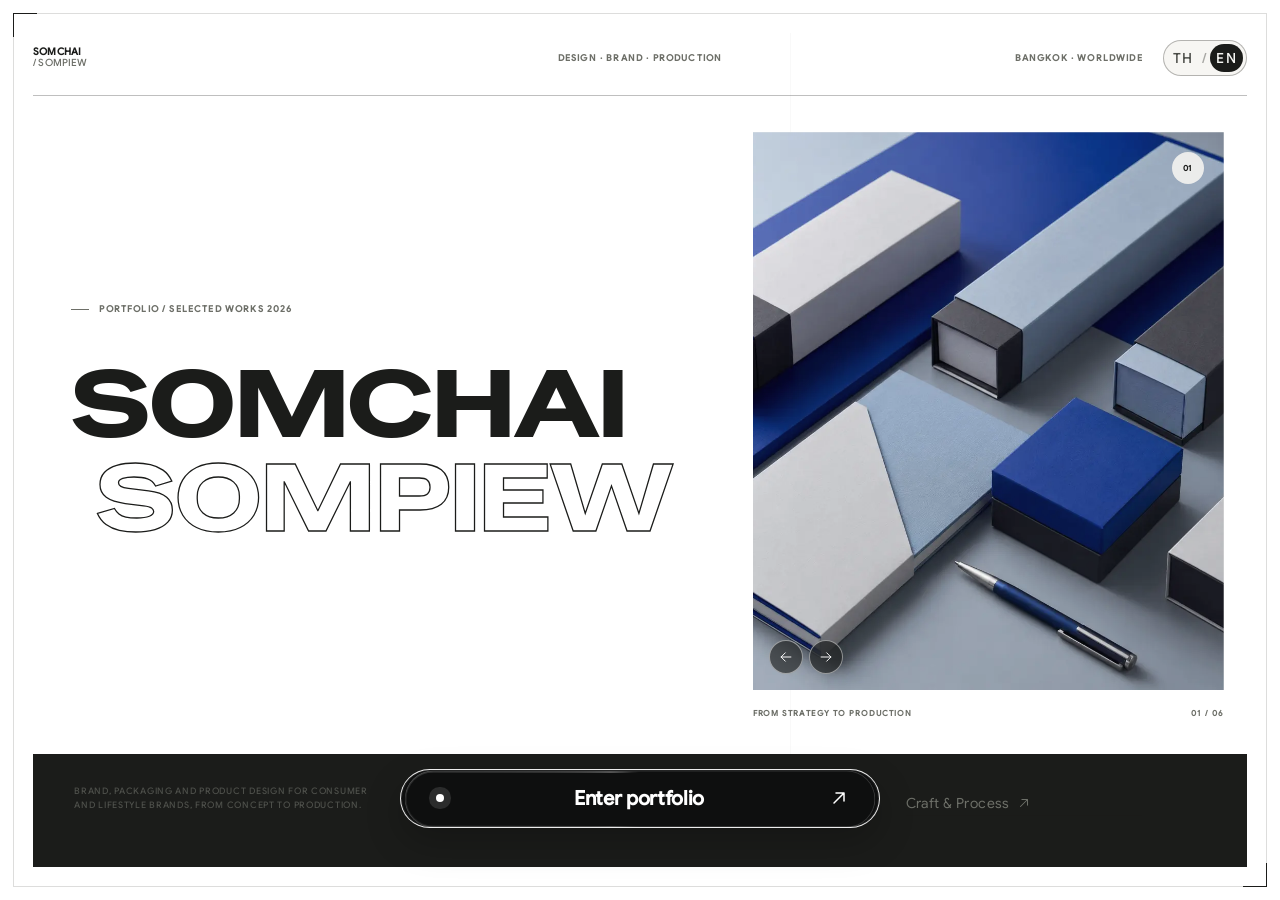
<file: index.html>
<!DOCTYPE html>
<html lang="en">
  <head>
    <meta charset="utf-8">
    <meta name="viewport" content="width=device-width, initial-scale=1">
    <meta name="theme-color" content="#ffffff">
    <meta
      name="description"
      content="Somchai Sompiew - independent packaging and graphic design practice in Bangkok, Thailand."
    >
    <title>Somchai Sompiew | Design · Brand · Production</title>
    <meta name="build-version" content="v55-landing-mobile-clean">
    <link rel="icon" href="favicon.svg" type="image/svg+xml">
    <link rel="manifest" href="site.webmanifest">
    <link rel="preload" href="assets/fonts/SpecialGothicExpandedOne-Regular.ttf" as="font" type="font/ttf" crossorigin>
    <link rel="preload" href="assets/fonts/GoogleSans-Regular.ttf" as="font" type="font/ttf" crossorigin>
    <link rel="preload" href="assets/fonts/GoogleSans-Medium.ttf" as="font" type="font/ttf" crossorigin>
    <script>document.documentElement.classList.add("motion-enabled");</script>
    <link rel="stylesheet" href="assets/css/main.css?v=550">
    <link rel="stylesheet" href="assets/css/ui-controls.css?v=550">
    <link rel="stylesheet" href="assets/css/v34-responsive-refine.css?v=550">
    <link rel="stylesheet" href="assets/css/v35-production-fix.css?v=550">
    <link rel="stylesheet" href="assets/css/v40-display-brand-groups-others-inline.css?v=550">
    <link rel="stylesheet" href="assets/css/v36-landing-white-proofread.css?v=550">
    <link rel="stylesheet" href="assets/css/craft.css?v=550">
    <link rel="stylesheet" href="assets/css/v53-landing-type-fit.css?v=550">
    <link rel="stylesheet" href="assets/css/v54-landing-mobile.css?v=550">
    <link rel="stylesheet" href="assets/css/v70-alignment-unify.css?v=700">
    <link rel="stylesheet" href="assets/css/v73-legibility.css?v=730">
    <link rel="stylesheet" href="assets/css/v74-type-scale.css?v=740">
    <link rel="stylesheet" href="assets/css/v75-review-round-4.css?v=750">
    <script src="assets/js/site-version.js?v=760" defer></script>
    <script src="assets/js/motion.js?v=760" defer></script>
      <script src="assets/js/image-protection.js?v=550" defer></script>
      <link rel="stylesheet" href="assets/css/v76-content-review.css?v=760">
  </head>
  <body data-build="v55-landing-mobile-clean" class="landing-page">
    <a class="skip-link" href="#landing-content" data-i18n-en="Skip to introduction" data-i18n-th="ข้ามไปยังบทนำ">Skip to introduction</a>

    <main class="landing" id="landing-content">
      <div class="landing-frame" aria-hidden="true">
        <span class="frame-corner frame-corner--top"></span>
        <span class="frame-corner frame-corner--bottom"></span>
      </div>

      <header class="landing-header landing-reveal" style="--reveal-delay: 80ms">
        <a class="wordmark landing-wordmark" href="#landing-content" aria-label="Somchai Sompiew introduction">
          <strong>SOMCHAI</strong>
          <span>/ SOMPIEW</span>
        </a>
        <p data-i18n-en="Design · Brand · Production" data-i18n-th="ดีไซน์ · แบรนด์ · การผลิต">Design · Brand · Production</p>
        <div class="landing-header-actions">
          <p data-i18n-en="Bangkok · Worldwide" data-i18n-th="กรุงเทพฯ · ร่วมงานทั่วโลก">Bangkok · Worldwide</p>
          <div class="language-toggle" role="group" aria-label="Language">
            <button type="button" data-language="th" aria-pressed="false">TH</button>
            <span aria-hidden="true">/</span>
            <button type="button" data-language="en" aria-pressed="true">EN</button>
          </div>
        </div>
      </header>

      <section class="landing-stage" aria-labelledby="landing-title">
        <div class="landing-title-wrap">
          <p class="landing-index landing-reveal" style="--reveal-delay: 160ms">
            <span class="landing-index-mark" aria-hidden="true"></span>
            <span data-i18n-en="Portfolio / Selected works 2026" data-i18n-th="พอร์ตโฟลิโอ / ผลงานคัดสรร 2026">Portfolio / Selected works 2026</span>
          </p>
          <h1 id="landing-title" aria-label="Somchai Sompiew">
            <span class="landing-title-line"><span>SOMCHAI</span></span>
            <span class="landing-title-line serif"><span>SOMPIEW</span></span>
          </h1>
        </div>

        <figure class="landing-visual landing-reveal" style="--reveal-delay: 300ms" data-carousel-root data-carousel-delay="5200">
          <div class="landing-image-mask">
            <div class="landing-slides" data-carousel-drag-surface>
              <img class="landing-slide is-active" data-carousel-slide src="assets/images/hero/writing-culture.webp" alt="Contemporary stationery packaging arranged in a studio" data-carousel-label-en="From strategy to production" data-carousel-label-th="จากกลยุทธ์สู่การผลิตจริง" width="1448" height="1086" fetchpriority="high">
              <img class="landing-slide" data-carousel-slide src="assets/images/projects/advertising/urban-signals/cover-1200x900.webp" alt="Stationery Advertising — selected project image" data-carousel-label-en="Stationery Advertising / Advertising" data-carousel-label-th="งานโฆษณาเครื่องเขียน / งานโฆษณา" width="1448" height="1086" aria-hidden="true">
              <img class="landing-slide" data-carousel-slide src="assets/images/projects/campaign/make-it-move/cover-1200x900.webp" alt="Character-led Stationery Graphics — selected project image" data-carousel-label-en="Character-led Stationery Graphics / Campaign &gt; License Products" data-carousel-label-th="กราฟิกเครื่องเขียนจากคาแรกเตอร์ / แคมเปญ &gt; สินค้าลิขสิทธิ์" width="1448" height="1086" aria-hidden="true">
              <img class="landing-slide" data-carousel-slide src="assets/images/projects/display-retail/quantum/quantum-display-system/cover-1200x900.webp" alt="Quantum Retail Displays — selected project image" data-carousel-label-en="Quantum Retail Displays / Display &amp; Retail" data-carousel-label-th="ดิสเพลย์สินค้า Quantum / ดิสเพลย์และพื้นที่ขาย" width="1448" height="1086" aria-hidden="true">
              <img class="landing-slide" data-carousel-slide src="assets/images/projects/packaging-design/good-daily/cover-1200x900.webp" alt="Stationery Packaging — selected project image" data-carousel-label-en="Stationery Packaging / Packaging" data-carousel-label-th="บรรจุภัณฑ์เครื่องเขียน / บรรจุภัณฑ์" width="1448" height="1086" aria-hidden="true">
              <img class="landing-slide" data-carousel-slide src="assets/images/projects/product-design/everyday-forms/cover-1200x900.webp" alt="Writing Instruments — selected project image" data-carousel-label-en="Writing Instruments / Product" data-carousel-label-th="ผลิตภัณฑ์เครื่องเขียน / ผลิตภัณฑ์" width="1448" height="1086" aria-hidden="true">
            </div>
            <span class="landing-image-index" aria-hidden="true"><span data-carousel-current>01</span></span>
            <div class="landing-carousel-controls">
              <button type="button" data-carousel-prev aria-label="Previous image" data-aria-en="Previous image" data-aria-th="ภาพก่อนหน้า"><svg class="ui-icon" aria-hidden="true" viewBox="0 0 20 20" focusable="false"><path d="M17 10H3M9 4l-6 6 6 6"/></svg></button>
              <button type="button" data-carousel-next aria-label="Next image" data-aria-en="Next image" data-aria-th="ภาพถัดไป"><svg class="ui-icon" aria-hidden="true" viewBox="0 0 20 20" focusable="false"><path d="M3 10h14M11 4l6 6-6 6"/></svg></button>
            </div>
          </div>
          <figcaption>
            <span data-carousel-caption>From strategy to production</span>
            <span><span data-carousel-current>01</span> / 06</span>
          </figcaption>
        </figure>
      </section>

      <footer class="landing-footer landing-reveal" style="--reveal-delay: 880ms">
        <p data-i18n-en="Brand, packaging and product design for consumer and lifestyle brands, from concept to production." data-i18n-th="งานออกแบบแบรนด์ บรรจุภัณฑ์ และผลิตภัณฑ์สำหรับสินค้าและไลฟ์สไตล์ ตั้งแต่แนวคิดไปจนถึงการผลิต">
          Brand, packaging and product design for consumer and lifestyle brands,
          from concept to production.
        </p>
        <a class="landing-enter" href="home.html" data-page-transition="enter">
          <i aria-hidden="true"></i>
          <span data-i18n-en="Enter portfolio" data-i18n-th="ชมผลงานทั้งหมด" data-loading-en="Opening portfolio" data-loading-th="กำลังเปิดผลงาน">Enter portfolio</span>
          <b aria-hidden="true"><svg class="ui-icon" viewBox="0 0 20 20" focusable="false"><path d="M5 15 15 5M7 5h8v8"/></svg></b>
        </a>
        <a class="landing-secondary" href="craft.html">
          <span data-i18n-en="Craft &amp; Process" data-i18n-th="ความรู้ด้านงานพิมพ์และการผลิต">Craft &amp; Process</span>
          <svg class="ui-icon" aria-hidden="true" viewBox="0 0 20 20" focusable="false"><path d="M5 15 15 5M7 5h8v8"/></svg>
        </a>
      </footer>

      <p class="landing-counter landing-reveal" style="--reveal-delay: 980ms" aria-hidden="true">
        13°45′N / 100°30′E
      </p>
    </main>

    <div class="page-transition" aria-hidden="true">
      <span>SOMCHAI / SOMPIEW</span>
    </div>
  </body>
</html>
</file>
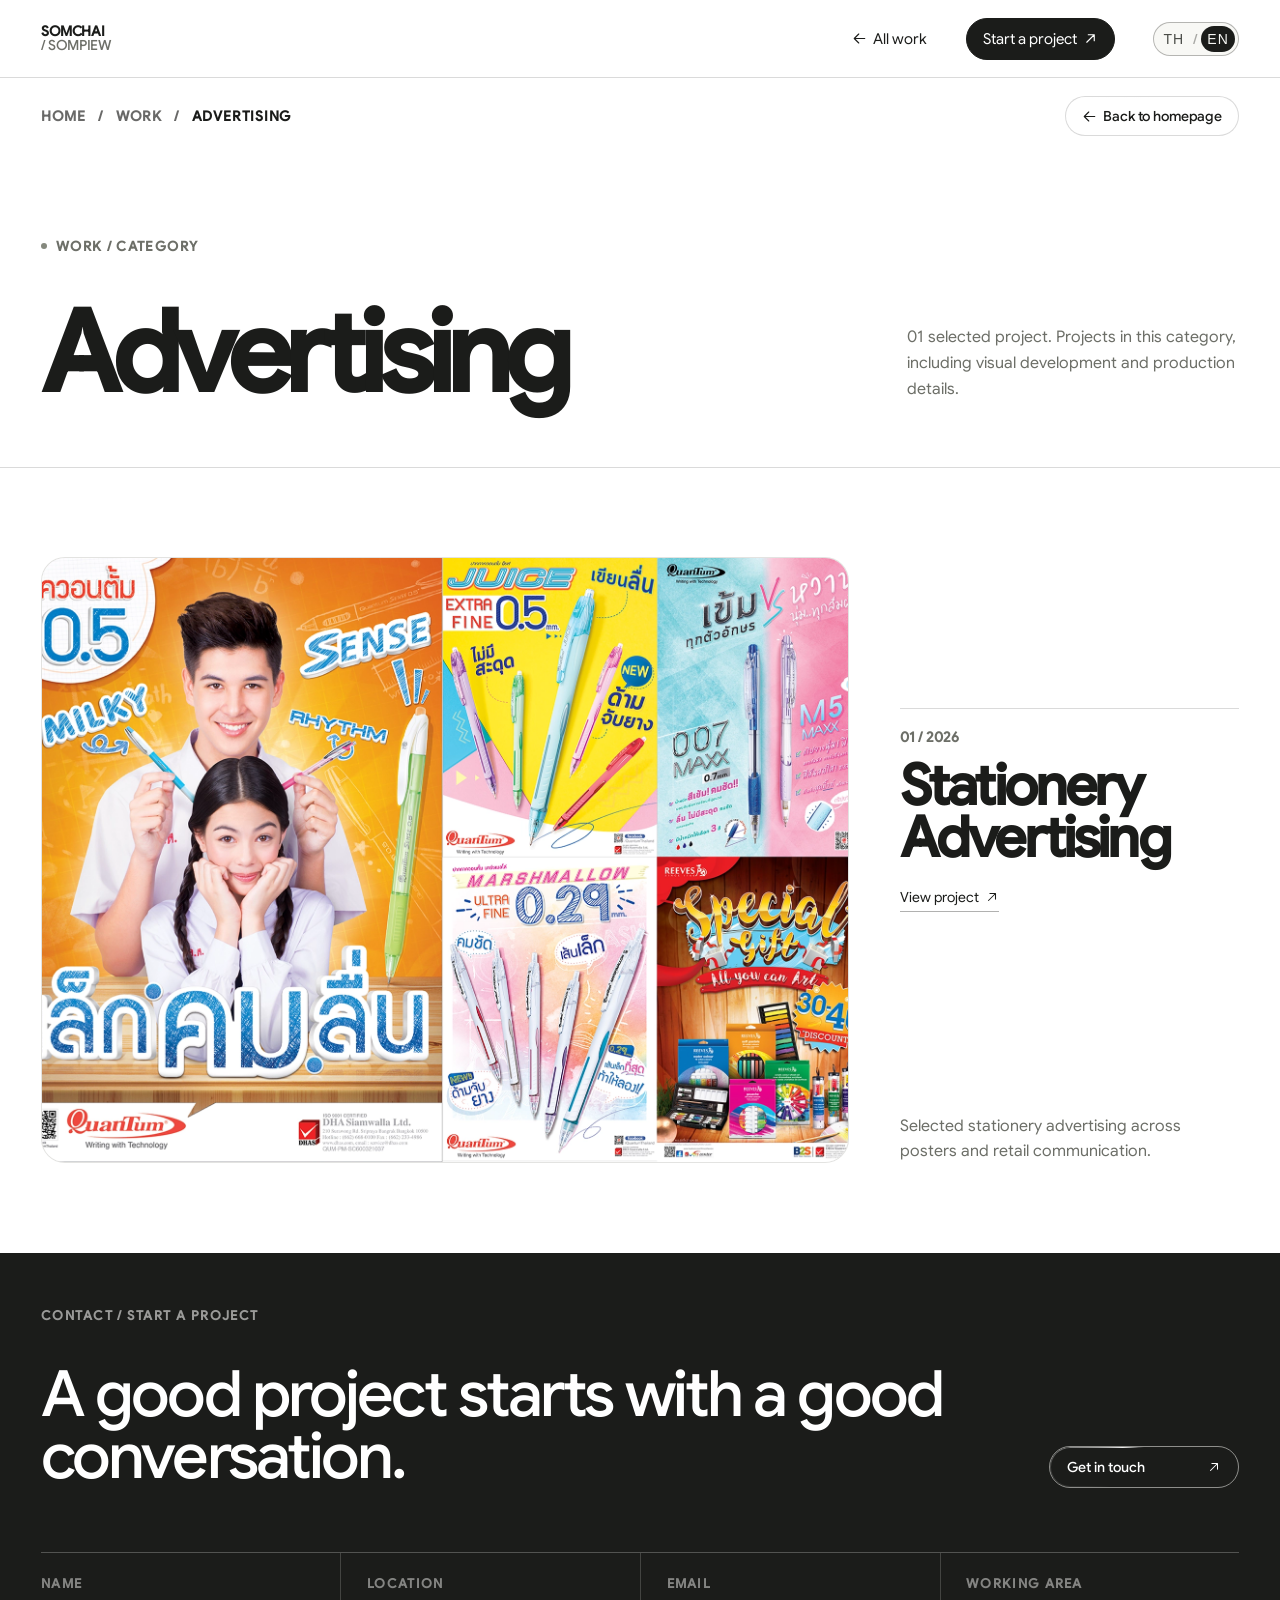
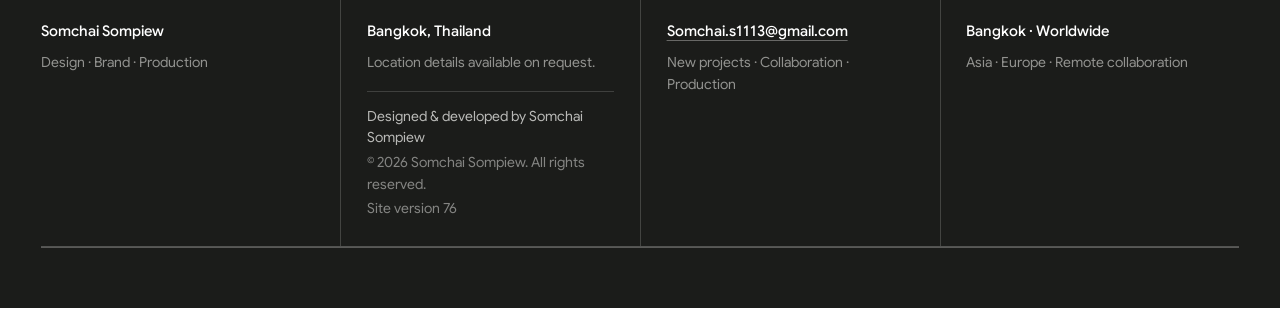
<file: category.html>
<!DOCTYPE html>
<html lang="en">
  <head>
    <meta charset="utf-8">
    <meta name="viewport" content="width=device-width, initial-scale=1">
    <meta name="description" content="Selected graphic and packaging design work by Somchai Sompiew.">
    <meta name="theme-color" content="#ffffff">
    <title>Work Category - Somchai Sompiew</title>
    <meta name="build-version" content="v61-leadership-case-study">
    <link rel="icon" href="favicon.svg" type="image/svg+xml">
    <link rel="stylesheet" href="assets/css/main.css?v=531">
    <link rel="stylesheet" href="assets/css/ui-controls.css?v=531">
    <link rel="stylesheet" href="assets/css/v34-responsive-refine.css?v=531">
    <link rel="stylesheet" href="assets/css/v35-production-fix.css?v=531">
    <link rel="stylesheet" href="assets/css/v40-display-brand-groups-others-inline.css?v=531">
    <link rel="stylesheet" href="assets/css/v56-main-cover-credits.css?v=560">
    <link rel="stylesheet" href="assets/css/v61-leadership-case-study.css?v=610">
    <link rel="stylesheet" href="assets/css/v70-alignment-unify.css?v=700">
    <link rel="stylesheet" href="assets/css/v73-legibility.css?v=730">
    <link rel="stylesheet" href="assets/css/v74-type-scale.css?v=740">
    <link rel="stylesheet" href="assets/css/v75-review-round-4.css?v=750">
    <script defer src="data/categories.js?v=531"></script>
    <script defer src="data/projects.js?v=760"></script>
    <script defer src="assets/js/shared.js?v=531"></script>
    <script src="assets/js/site-version.js?v=760" defer></script>
    <script defer src="assets/js/motion.js?v=760"></script>
    <script defer src="assets/js/category.js?v=760"></script>
      <script src="assets/js/image-protection.js?v=531" defer></script>
      <link rel="stylesheet" href="assets/css/v76-content-review.css?v=760">
  </head>
  <body data-build="v61-leadership-case-study" class="category-page">
    <a class="skip-link" href="#main-content" data-i18n-en="Skip to content" data-i18n-th="ข้ามไปยังเนื้อหา">Skip to content</a>
    <header class="site-header">
      <a class="wordmark" href="home.html" aria-label="Somchai Sompiew portfolio home">
        <strong>SOMCHAI</strong>
        <span>/ SOMPIEW</span>
      </a>
      <nav class="project-nav" aria-label="Category navigation">
        <a class="icon-link" href="home.html#work"><svg class="ui-icon" aria-hidden="true" viewBox="0 0 20 20" focusable="false"><path d="M17 10H3M9 4l-6 6 6 6"/></svg><span data-i18n-en="All work" data-i18n-th="ผลงานทั้งหมด">All work</span></a>
        <a class="nav-contact icon-link" href="mailto:Somchai.s1113@gmail.com"><span data-i18n-en="Start a project" data-i18n-th="เริ่มโปรเจกต์">Start a project</span><svg class="ui-icon" aria-hidden="true" viewBox="0 0 20 20" focusable="false"><path d="M5 15 15 5M7 5h8v8"/></svg></a>
        <div class="language-toggle" role="group" aria-label="Language">
          <button type="button" data-language="th" aria-pressed="false">TH</button>
          <span aria-hidden="true">/</span>
          <button type="button" data-language="en" aria-pressed="true">EN</button>
        </div>
      </nav>
    </header>

    <section class="page-context shell" aria-label="Current page location">
      <p class="page-context__path" data-page-address="category"><a href="home.html" data-i18n-en="Home" data-i18n-th="หน้าหลัก">Home</a><span>/</span><span>Work</span><span>/</span><strong>Category</strong></p>
      <a class="page-context__home icon-link stroke-flow-button" href="home.html"><svg class="ui-icon" aria-hidden="true" viewBox="0 0 20 20" focusable="false"><path d="M17 10H3M9 4l-6 6 6 6"/></svg><span data-i18n-en="Back to homepage" data-i18n-th="กลับหน้าหลัก">Back to homepage</span></a>
    </section>

    <main id="main-content" data-category-page></main>

    <footer class="portfolio-footer" id="contact">
      <div class="footer-top footer-contact-head">
        <div>
          <p class="footer-label" data-i18n-en="Contact / Start a project" data-i18n-th="ติดต่อ / เริ่มต้นโปรเจกต์">Contact / Start a project</p>
          <h2 data-i18n-en="A good project starts with a good conversation." data-i18n-th="โปรเจกต์ที่ดีเริ่มจากการคุยกันให้เข้าใจ">A good project starts with a good conversation.</h2>
        </div>
        <a class="footer-contact-cta icon-link stroke-flow-button" href="mailto:Somchai.s1113@gmail.com">
          <span data-i18n-en="Get in touch" data-i18n-th="คุยกัน">Get in touch</span>
          <svg class="ui-icon" aria-hidden="true" viewBox="0 0 20 20" focusable="false"><path d="M5 15 15 5M7 5h8v8"/></svg>
        </a>
      </div>
      <div class="footer-directory">
        <section>
          <span data-i18n-en="Name" data-i18n-th="ชื่อ">Name</span>
          <strong>Somchai Sompiew</strong>
          <p data-i18n-en="Design · Brand · Production" data-i18n-th="ดีไซน์ · แบรนด์ · การผลิต">Design · Brand · Production</p>
        </section>
        <section>
          <span data-i18n-en="Location" data-i18n-th="ที่ตั้ง">Location</span>
          <strong data-i18n-en="Bangkok, Thailand" data-i18n-th="กรุงเทพมหานคร ประเทศไทย">Bangkok, Thailand</strong>
          <p data-i18n-en="Location details available on request." data-i18n-th="สอบถามรายละเอียดสถานที่ได้ทางอีเมล">Location details available on request.</p>
          <div class="footer-credit" aria-label="Site credits">
            <p data-i18n-en="Designed &amp; developed by Somchai Sompiew" data-i18n-th="ออกแบบและพัฒนาเว็บไซต์โดย Somchai Sompiew">Designed &amp; developed by Somchai Sompiew</p>
            <p data-i18n-en="© 2026 Somchai Sompiew. All rights reserved." data-i18n-th="© 2026 Somchai Sompiew. สงวนลิขสิทธิ์">© 2026 Somchai Sompiew. All rights reserved.</p>
            <p data-site-version data-i18n-en="Site version 70" data-i18n-th="เว็บไซต์เวอร์ชัน 70">Site version 70</p>
          </div>
        </section>
        <section>
          <span data-i18n-en="Email" data-i18n-th="อีเมล">Email</span>
          <a href="mailto:Somchai.s1113@gmail.com">Somchai.s1113@gmail.com</a>
          <p data-i18n-en="New projects · Collaboration · Production" data-i18n-th="โปรเจกต์ใหม่ · งานร่วมมือ · การผลิต">New projects · Collaboration · Production</p>
        </section>
        <section>
          <span data-i18n-en="Working Area" data-i18n-th="พื้นที่รับงาน">Working Area</span>
          <strong data-i18n-en="Bangkok · Worldwide" data-i18n-th="กรุงเทพฯ · ร่วมงานทั่วโลก">Bangkok · Worldwide</strong>
          <p data-i18n-en="Asia · Europe · Remote collaboration" data-i18n-th="เอเชีย · ยุโรป · ทำงานร่วมกันทางไกล">Asia · Europe · Remote collaboration</p>
        </section>
      </div>
      <div class="footer-bottom portfolio-footer__bottom">
        <p>SOMCHAI / SOMPIEW</p>
        <span data-i18n-en="Design · Brand · Production" data-i18n-th="ดีไซน์ · แบรนด์ · การผลิต">Design · Brand · Production</span>
        <a class="icon-link" href="home.html">
          <span data-i18n-en="Back to homepage" data-i18n-th="กลับหน้าหลัก">Back to homepage</span>
          <svg class="ui-icon" aria-hidden="true" viewBox="0 0 20 20" focusable="false"><path d="M17 10H3M9 4l-6 6 6 6"/></svg>
        </a>
      </div>
    </footer>
  </body>
</html>
</file>
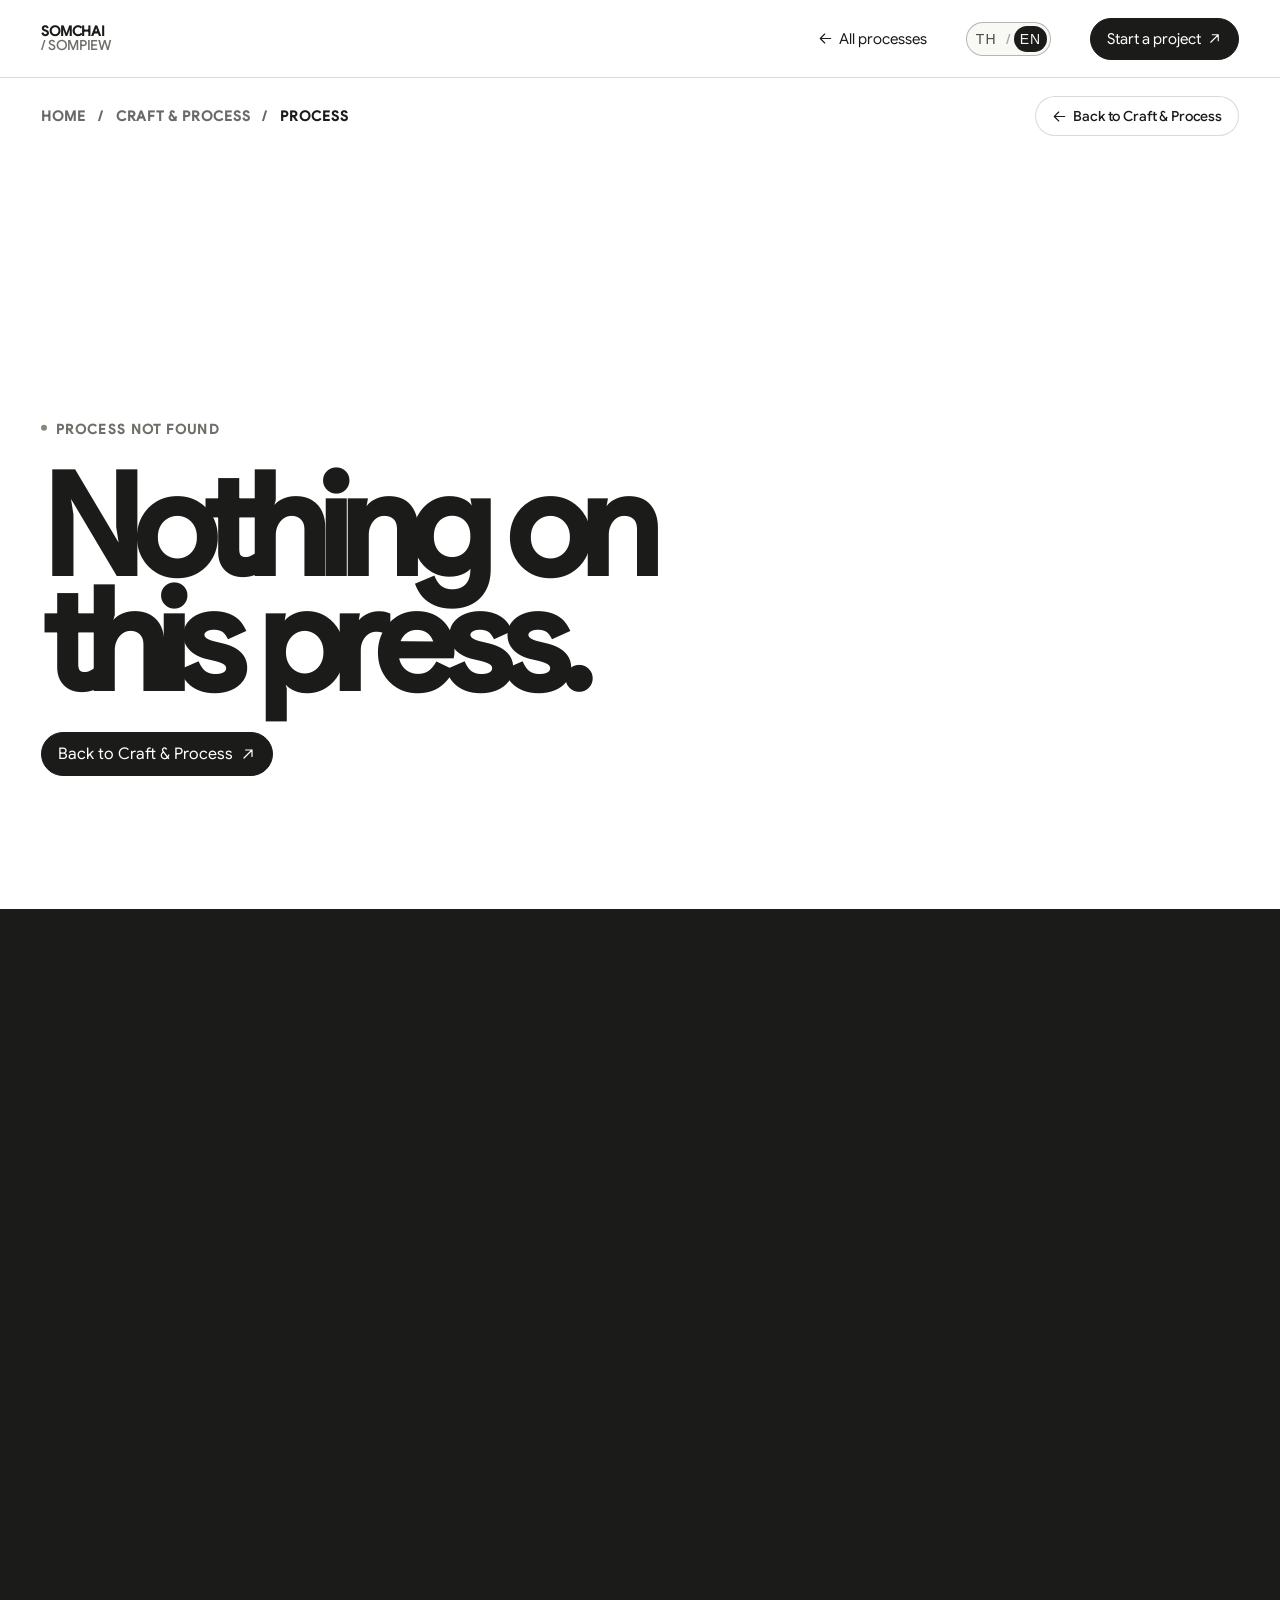
<file: craft-detail.html>
<!DOCTYPE html>
<html lang="en">
  <head>
    <meta charset="utf-8">
    <meta name="viewport" content="width=device-width, initial-scale=1">
    <meta name="theme-color" content="#ffffff">
    <meta name="description" content="Print production knowledge behind the work - Offset, Gravure, Flexo, Silkscreen and Engraving, by Somchai Sompiew.">
    <title>Print Process | Somchai Sompiew</title>
    <meta name="build-version" content="v56-main-cover-hover-credits">
    <link rel="icon" href="favicon.svg" type="image/svg+xml">
    <script>document.documentElement.classList.add("motion-enabled");</script>
    <link rel="stylesheet" href="assets/css/main.css?v=531">
    <link rel="stylesheet" href="assets/css/ui-controls.css?v=531">
    <link rel="stylesheet" href="assets/css/v34-responsive-refine.css?v=531">
    <link rel="stylesheet" href="assets/css/v35-production-fix.css?v=531">
    <link rel="stylesheet" href="assets/css/craft.css?v=531">
    <link rel="stylesheet" href="assets/css/v56-main-cover-credits.css?v=560">
    <link rel="stylesheet" href="assets/css/v70-alignment-unify.css?v=700">
    <link rel="stylesheet" href="assets/css/v73-legibility.css?v=730">
    <link rel="stylesheet" href="assets/css/v74-type-scale.css?v=740">
    <link rel="stylesheet" href="assets/css/v75-review-round-4.css?v=750">
    <script src="data/craft.js?v=760" defer></script>
    <script src="assets/js/site-version.js?v=760" defer></script>
    <script src="assets/js/motion.js?v=760" defer></script>
    <script src="assets/js/craft.js?v=760" defer></script>
    <script src="assets/js/image-protection.js?v=531" defer></script>
      <link rel="stylesheet" href="assets/css/v76-content-review.css?v=760">
  </head>
  <body data-build="v56-main-cover-hover-credits" class="craft-page">
    <a class="skip-link" href="#craft-content" data-i18n-en="Skip to content" data-i18n-th="ข้ามไปยังเนื้อหา">Skip to content</a>

    <header class="site-header">
      <a class="wordmark" href="home.html" aria-label="Somchai Sompiew portfolio home">
        <strong>SOMCHAI</strong>
        <span>/ SOMPIEW</span>
      </a>
      <nav class="project-nav" aria-label="Craft page navigation">
        <a class="icon-link" href="craft.html"><svg class="ui-icon" aria-hidden="true" viewBox="0 0 20 20" focusable="false"><path d="M17 10H3M9 4l-6 6 6 6"/></svg><span data-i18n-en="All processes" data-i18n-th="กระบวนการทั้งหมด">All processes</span></a>
        <div class="language-toggle" role="group" aria-label="Language">
          <button type="button" data-language="th" aria-pressed="false">TH</button>
          <span aria-hidden="true">/</span>
          <button type="button" data-language="en" aria-pressed="true">EN</button>
        </div>
        <a class="nav-contact icon-link" href="mailto:Somchai.s1113@gmail.com"><span data-i18n-en="Start a project" data-i18n-th="เริ่มโปรเจกต์">Start a project</span><svg class="ui-icon" aria-hidden="true" viewBox="0 0 20 20" focusable="false"><path d="M5 15 15 5M7 5h8v8"/></svg></a>
      </nav>
    </header>

    <section class="page-context shell" aria-label="Current page location">
      <p class="page-context__path" data-page-address="craft-detail"><a href="home.html" data-i18n-en="Home" data-i18n-th="หน้าหลัก">Home</a><span>/</span><a href="craft.html" data-i18n-en="Craft &amp; Process" data-i18n-th="ความรู้ด้านงานพิมพ์และการผลิต">Craft &amp; Process</a><span>/</span><strong data-i18n-en="Process" data-i18n-th="กระบวนการ">Process</strong></p>
      <a class="page-context__home icon-link stroke-flow-button" href="craft.html"><svg class="ui-icon" aria-hidden="true" viewBox="0 0 20 20" focusable="false"><path d="M17 10H3M9 4l-6 6 6 6"/></svg><span data-i18n-en="Back to Craft &amp; Process" data-i18n-th="กลับไปหน้าความรู้ด้านงานพิมพ์และการผลิต">Back to Craft &amp; Process</span></a>
    </section>

    <main id="craft-content" data-craft-detail></main>

    <footer class="portfolio-footer" id="contact">
      <div class="footer-top footer-contact-head">
        <div>
          <p class="footer-label" data-i18n-en="Contact / Start a project" data-i18n-th="ติดต่อ / เริ่มต้นโปรเจกต์">Contact / Start a project</p>
          <h2 data-i18n-en="A good project starts with a good conversation." data-i18n-th="โปรเจกต์ที่ดีเริ่มจากการคุยกันให้เข้าใจ">A good project starts with a good conversation.</h2>
        </div>
        <a class="footer-contact-cta icon-link stroke-flow-button" href="mailto:Somchai.s1113@gmail.com">
          <span data-i18n-en="Get in touch" data-i18n-th="คุยกัน">Get in touch</span>
          <svg class="ui-icon" aria-hidden="true" viewBox="0 0 20 20" focusable="false"><path d="M5 15 15 5M7 5h8v8"/></svg>
        </a>
      </div>
      <div class="footer-directory">
        <section>
          <span data-i18n-en="Name" data-i18n-th="ชื่อ">Name</span>
          <strong>Somchai Sompiew</strong>
          <p data-i18n-en="Design · Brand · Production" data-i18n-th="ดีไซน์ · แบรนด์ · การผลิต">Design · Brand · Production</p>
        </section>
        <section>
          <span data-i18n-en="Location" data-i18n-th="ที่ตั้ง">Location</span>
          <strong data-i18n-en="Bangkok, Thailand" data-i18n-th="กรุงเทพมหานคร ประเทศไทย">Bangkok, Thailand</strong>
          <p data-i18n-en="Location details available on request." data-i18n-th="สอบถามรายละเอียดสถานที่ได้ทางอีเมล">Location details available on request.</p>
          <div class="footer-credit" aria-label="Site credits">
            <p data-i18n-en="Designed &amp; developed by Somchai Sompiew" data-i18n-th="ออกแบบและพัฒนาเว็บไซต์โดย Somchai Sompiew">Designed &amp; developed by Somchai Sompiew</p>
            <p data-i18n-en="© 2026 Somchai Sompiew. All rights reserved." data-i18n-th="© 2026 Somchai Sompiew. สงวนลิขสิทธิ์">© 2026 Somchai Sompiew. All rights reserved.</p>
            <p data-site-version data-i18n-en="Site version 70" data-i18n-th="เว็บไซต์เวอร์ชัน 70">Site version 70</p>
          </div>
        </section>
        <section>
          <span data-i18n-en="Email" data-i18n-th="อีเมล">Email</span>
          <a href="mailto:Somchai.s1113@gmail.com">Somchai.s1113@gmail.com</a>
          <p data-i18n-en="New projects &middot; Collaboration &middot; Production" data-i18n-th="โปรเจกต์ใหม่ &middot; งานร่วมมือ &middot; การผลิต">New projects &middot; Collaboration &middot; Production</p>
        </section>
        <section>
          <span data-i18n-en="Working Area" data-i18n-th="พื้นที่รับงาน">Working Area</span>
          <strong data-i18n-en="Bangkok &middot; Worldwide" data-i18n-th="กรุงเทพฯ &middot; ร่วมงานทั่วโลก">Bangkok &middot; Worldwide</strong>
          <p data-i18n-en="Asia &middot; Europe &middot; Remote collaboration" data-i18n-th="เอเชีย &middot; ยุโรป &middot; ทำงานร่วมกันทางไกล">Asia &middot; Europe &middot; Remote collaboration</p>
        </section>
      </div>
      <div class="footer-bottom portfolio-footer__bottom">
        <p>SOMCHAI / SOMPIEW</p>
        <span data-i18n-en="Design · Brand · Production" data-i18n-th="ดีไซน์ · แบรนด์ · การผลิต">Design · Brand · Production</span>
        <a class="icon-link" href="home.html">
          <span data-i18n-en="Back to homepage" data-i18n-th="กลับหน้าหลัก">Back to homepage</span>
          <svg class="ui-icon" aria-hidden="true" viewBox="0 0 20 20" focusable="false"><path d="M17 10H3M9 4l-6 6 6 6"/></svg>
        </a>
      </div>
    </footer>
    <div class="page-transition" aria-hidden="true"><span>SOMCHAI / SOMPIEW</span></div>
  </body>
</html>
</file>
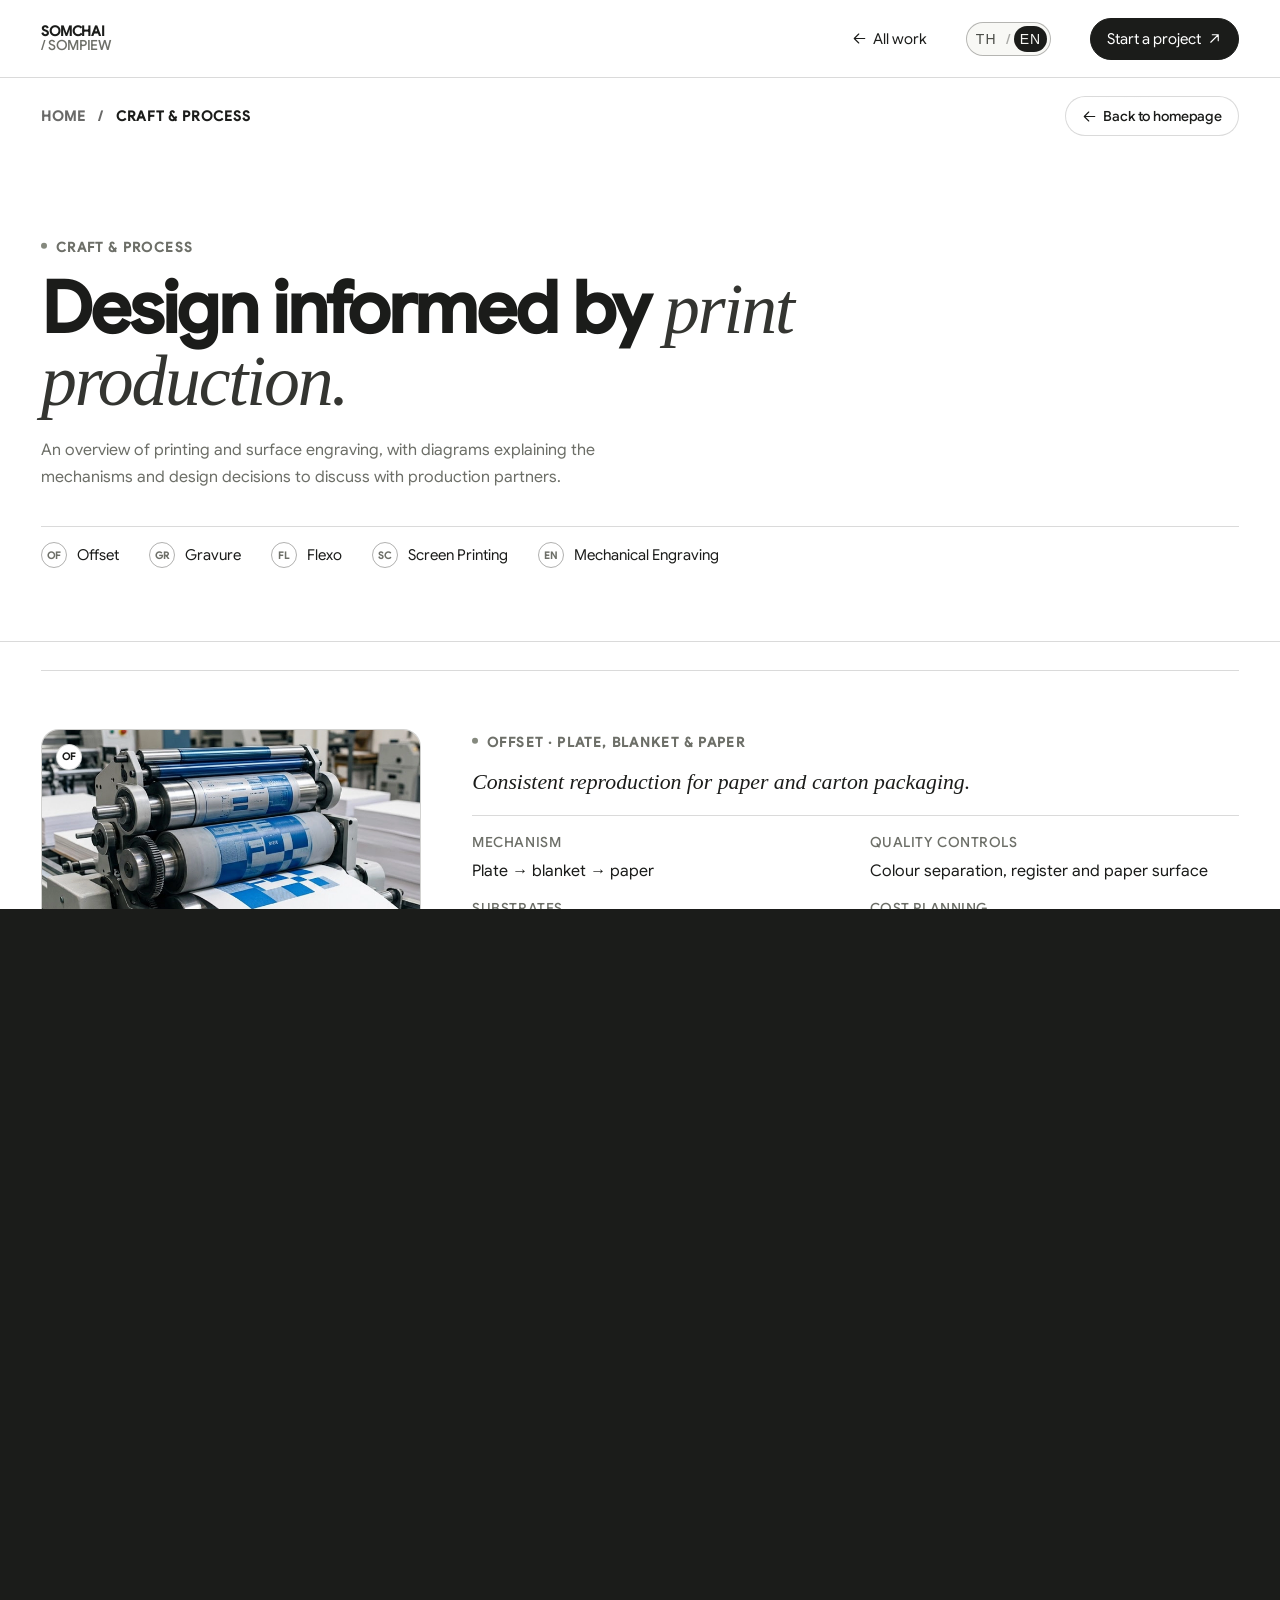
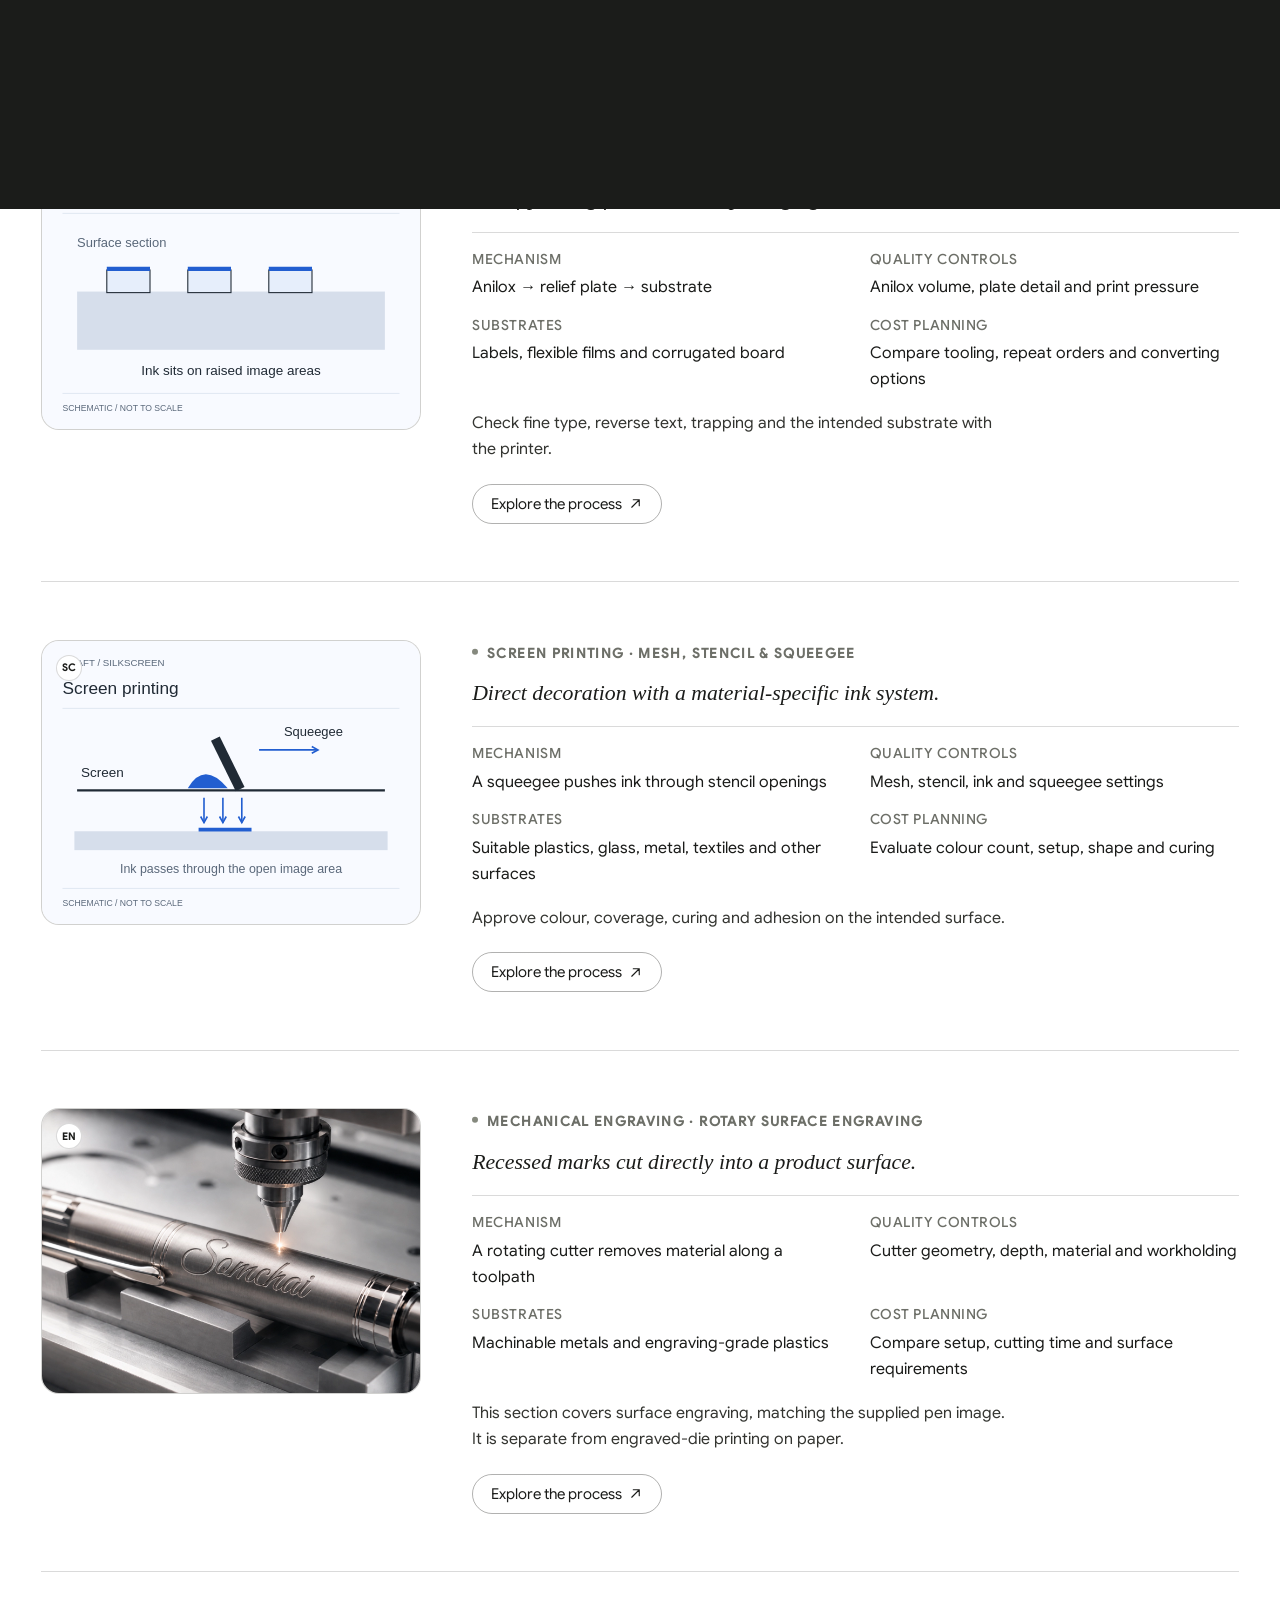
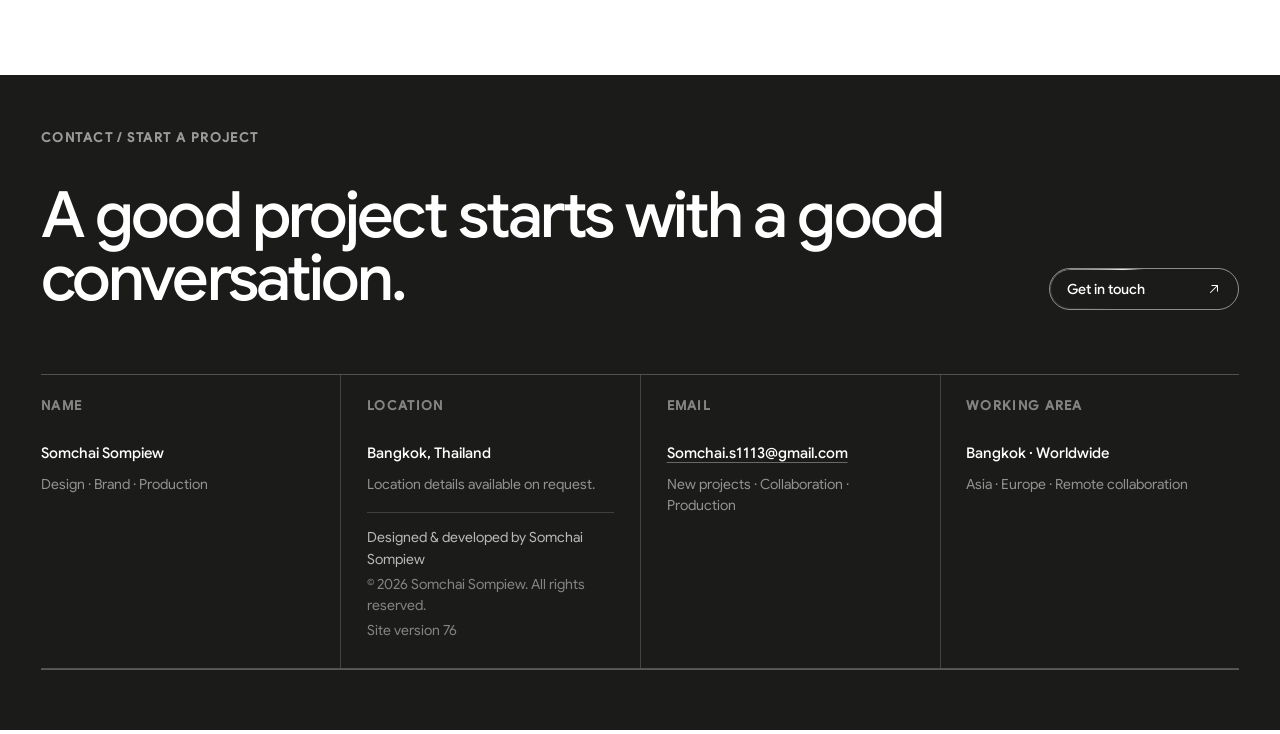
<file: craft.html>
<!DOCTYPE html>
<html lang="en">
  <head>
    <meta charset="utf-8">
    <meta name="viewport" content="width=device-width, initial-scale=1">
    <meta name="theme-color" content="#ffffff">
    <meta name="description" content="Print production knowledge behind the work - Offset, Gravure, Flexo, Silkscreen and Engraving, by Somchai Sompiew.">
    <title>Craft &amp; Process | Somchai Sompiew</title>
    <meta name="build-version" content="v56-main-cover-hover-credits">
    <link rel="icon" href="favicon.svg" type="image/svg+xml">
    <script>document.documentElement.classList.add("motion-enabled");</script>
    <link rel="stylesheet" href="assets/css/main.css?v=531">
    <link rel="stylesheet" href="assets/css/ui-controls.css?v=531">
    <link rel="stylesheet" href="assets/css/v34-responsive-refine.css?v=531">
    <link rel="stylesheet" href="assets/css/v35-production-fix.css?v=531">
    <link rel="stylesheet" href="assets/css/craft.css?v=531">
    <link rel="stylesheet" href="assets/css/v56-main-cover-credits.css?v=560">
    <link rel="stylesheet" href="assets/css/v70-alignment-unify.css?v=700">
    <link rel="stylesheet" href="assets/css/v73-legibility.css?v=730">
    <link rel="stylesheet" href="assets/css/v74-type-scale.css?v=740">
    <link rel="stylesheet" href="assets/css/v75-review-round-4.css?v=750">
    <script src="data/craft.js?v=760" defer></script>
    <script src="assets/js/site-version.js?v=760" defer></script>
    <script src="assets/js/motion.js?v=760" defer></script>
    <script src="assets/js/craft.js?v=760" defer></script>
    <script src="assets/js/image-protection.js?v=531" defer></script>
      <link rel="stylesheet" href="assets/css/v76-content-review.css?v=760">
  </head>
  <body data-build="v56-main-cover-hover-credits" class="craft-page">
    <a class="skip-link" href="#craft-content" data-i18n-en="Skip to content" data-i18n-th="ข้ามไปยังเนื้อหา">Skip to content</a>

    <header class="site-header">
      <a class="wordmark" href="home.html" aria-label="Somchai Sompiew portfolio home">
        <strong>SOMCHAI</strong>
        <span>/ SOMPIEW</span>
      </a>
      <nav class="project-nav" aria-label="Craft page navigation">
        <a class="icon-link" href="home.html#work"><svg class="ui-icon" aria-hidden="true" viewBox="0 0 20 20" focusable="false"><path d="M17 10H3M9 4l-6 6 6 6"/></svg><span data-i18n-en="All work" data-i18n-th="ผลงานทั้งหมด">All work</span></a>
        <div class="language-toggle" role="group" aria-label="Language">
          <button type="button" data-language="th" aria-pressed="false">TH</button>
          <span aria-hidden="true">/</span>
          <button type="button" data-language="en" aria-pressed="true">EN</button>
        </div>
        <a class="nav-contact icon-link" href="mailto:Somchai.s1113@gmail.com"><span data-i18n-en="Start a project" data-i18n-th="เริ่มโปรเจกต์">Start a project</span><svg class="ui-icon" aria-hidden="true" viewBox="0 0 20 20" focusable="false"><path d="M5 15 15 5M7 5h8v8"/></svg></a>
      </nav>
    </header>

    <section class="page-context shell" aria-label="Current page location">
      <p class="page-context__path"><a href="home.html" data-i18n-en="Home" data-i18n-th="หน้าหลัก">Home</a><span>/</span><strong data-i18n-en="Craft &amp; Process" data-i18n-th="ความรู้ด้านงานพิมพ์และการผลิต">Craft &amp; Process</strong></p>
      <a class="page-context__home icon-link stroke-flow-button" href="home.html"><svg class="ui-icon" aria-hidden="true" viewBox="0 0 20 20" focusable="false"><path d="M17 10H3M9 4l-6 6 6 6"/></svg><span data-i18n-en="Back to homepage" data-i18n-th="กลับหน้าหลัก">Back to homepage</span></a>
    </section>

    <main id="craft-content" data-craft-list></main>

    <footer class="portfolio-footer" id="contact">
      <div class="footer-top footer-contact-head">
        <div>
          <p class="footer-label" data-i18n-en="Contact / Start a project" data-i18n-th="ติดต่อ / เริ่มต้นโปรเจกต์">Contact / Start a project</p>
          <h2 data-i18n-en="A good project starts with a good conversation." data-i18n-th="โปรเจกต์ที่ดีเริ่มจากการคุยกันให้เข้าใจ">A good project starts with a good conversation.</h2>
        </div>
        <a class="footer-contact-cta icon-link stroke-flow-button" href="mailto:Somchai.s1113@gmail.com">
          <span data-i18n-en="Get in touch" data-i18n-th="คุยกัน">Get in touch</span>
          <svg class="ui-icon" aria-hidden="true" viewBox="0 0 20 20" focusable="false"><path d="M5 15 15 5M7 5h8v8"/></svg>
        </a>
      </div>
      <div class="footer-directory">
        <section>
          <span data-i18n-en="Name" data-i18n-th="ชื่อ">Name</span>
          <strong>Somchai Sompiew</strong>
          <p data-i18n-en="Design · Brand · Production" data-i18n-th="ดีไซน์ · แบรนด์ · การผลิต">Design · Brand · Production</p>
        </section>
        <section>
          <span data-i18n-en="Location" data-i18n-th="ที่ตั้ง">Location</span>
          <strong data-i18n-en="Bangkok, Thailand" data-i18n-th="กรุงเทพมหานคร ประเทศไทย">Bangkok, Thailand</strong>
          <p data-i18n-en="Location details available on request." data-i18n-th="สอบถามรายละเอียดสถานที่ได้ทางอีเมล">Location details available on request.</p>
          <div class="footer-credit" aria-label="Site credits">
            <p data-i18n-en="Designed &amp; developed by Somchai Sompiew" data-i18n-th="ออกแบบและพัฒนาเว็บไซต์โดย Somchai Sompiew">Designed &amp; developed by Somchai Sompiew</p>
            <p data-i18n-en="© 2026 Somchai Sompiew. All rights reserved." data-i18n-th="© 2026 Somchai Sompiew. สงวนลิขสิทธิ์">© 2026 Somchai Sompiew. All rights reserved.</p>
            <p data-site-version data-i18n-en="Site version 70" data-i18n-th="เว็บไซต์เวอร์ชัน 70">Site version 70</p>
          </div>
        </section>
        <section>
          <span data-i18n-en="Email" data-i18n-th="อีเมล">Email</span>
          <a href="mailto:Somchai.s1113@gmail.com">Somchai.s1113@gmail.com</a>
          <p data-i18n-en="New projects &middot; Collaboration &middot; Production" data-i18n-th="โปรเจกต์ใหม่ &middot; งานร่วมมือ &middot; การผลิต">New projects &middot; Collaboration &middot; Production</p>
        </section>
        <section>
          <span data-i18n-en="Working Area" data-i18n-th="พื้นที่รับงาน">Working Area</span>
          <strong data-i18n-en="Bangkok &middot; Worldwide" data-i18n-th="กรุงเทพฯ &middot; ร่วมงานทั่วโลก">Bangkok &middot; Worldwide</strong>
          <p data-i18n-en="Asia &middot; Europe &middot; Remote collaboration" data-i18n-th="เอเชีย &middot; ยุโรป &middot; ทำงานร่วมกันทางไกล">Asia &middot; Europe &middot; Remote collaboration</p>
        </section>
      </div>
      <div class="footer-bottom portfolio-footer__bottom">
        <p>SOMCHAI / SOMPIEW</p>
        <span data-i18n-en="Design · Brand · Production" data-i18n-th="ดีไซน์ · แบรนด์ · การผลิต">Design · Brand · Production</span>
        <a class="icon-link" href="home.html">
          <span data-i18n-en="Back to homepage" data-i18n-th="กลับหน้าหลัก">Back to homepage</span>
          <svg class="ui-icon" aria-hidden="true" viewBox="0 0 20 20" focusable="false"><path d="M17 10H3M9 4l-6 6 6 6"/></svg>
        </a>
      </div>
    </footer>
    <div class="page-transition" aria-hidden="true"><span>SOMCHAI / SOMPIEW</span></div>
  </body>
</html>
</file>
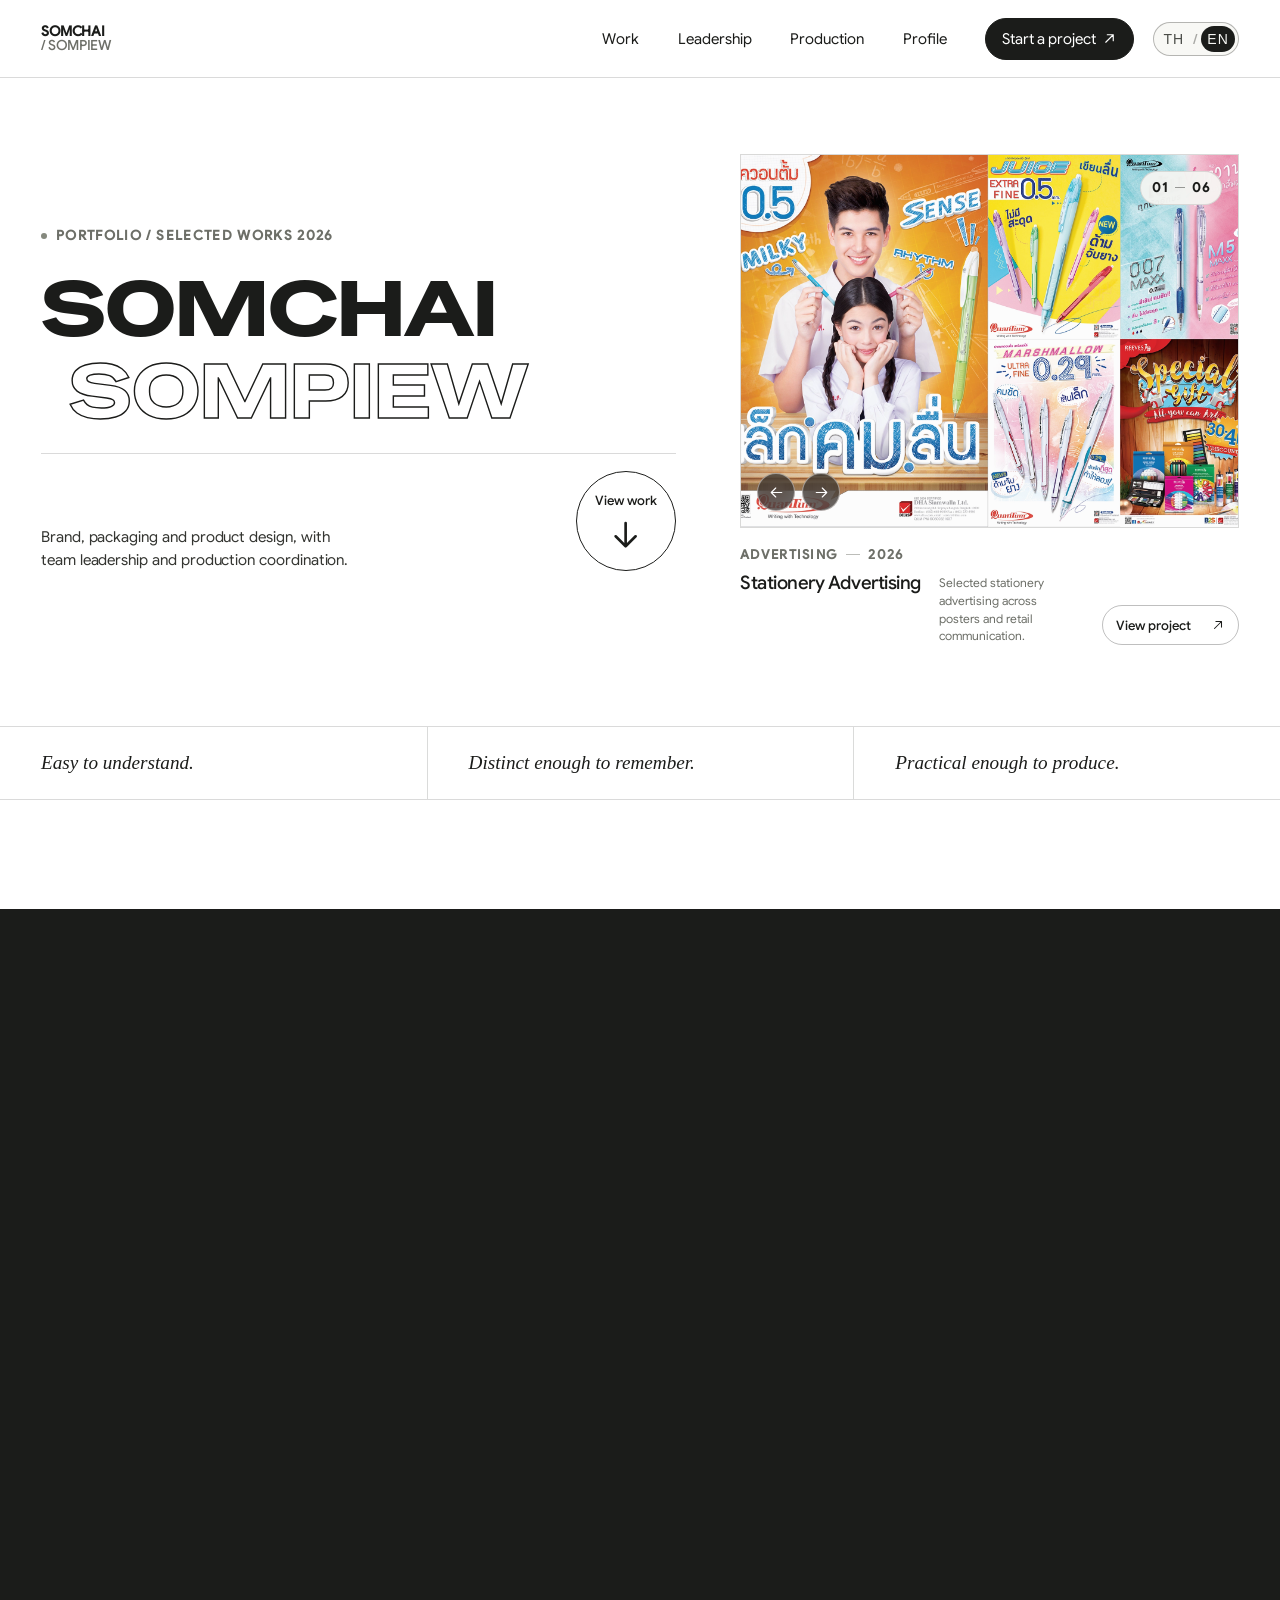
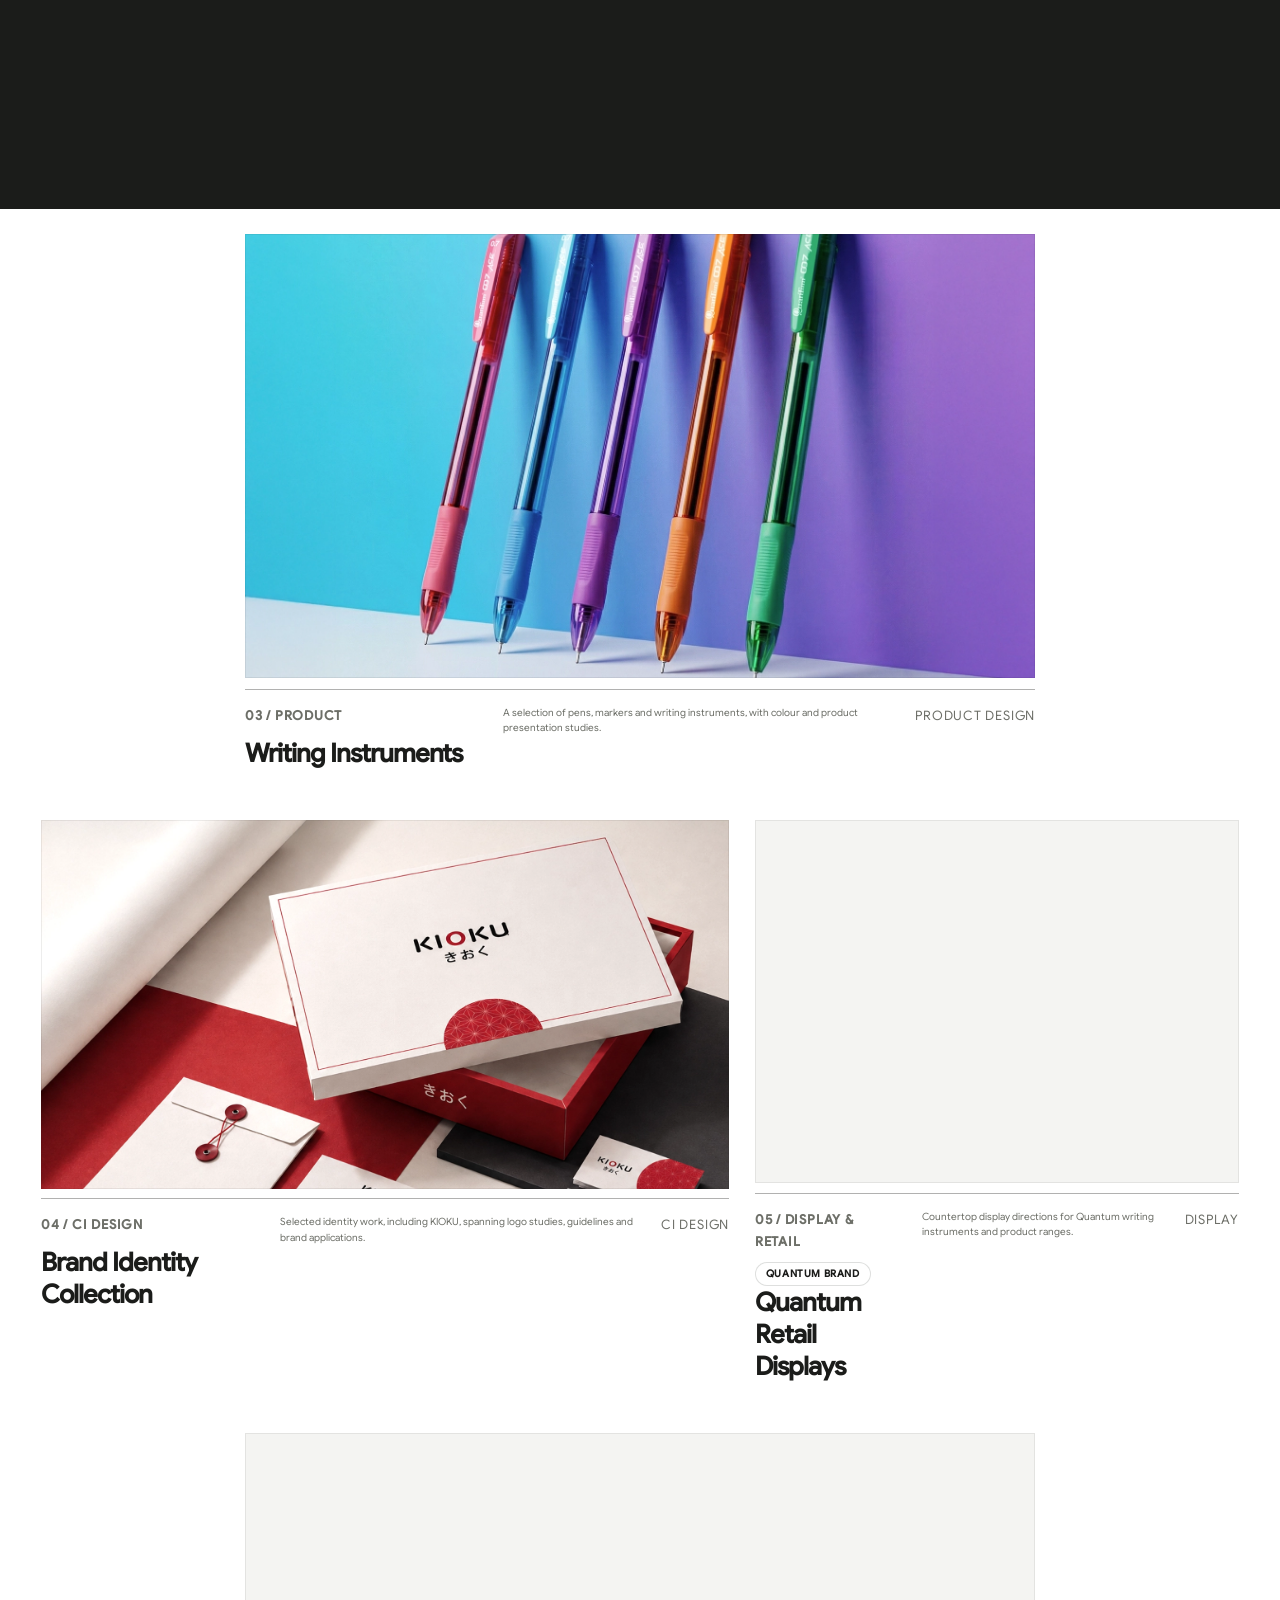
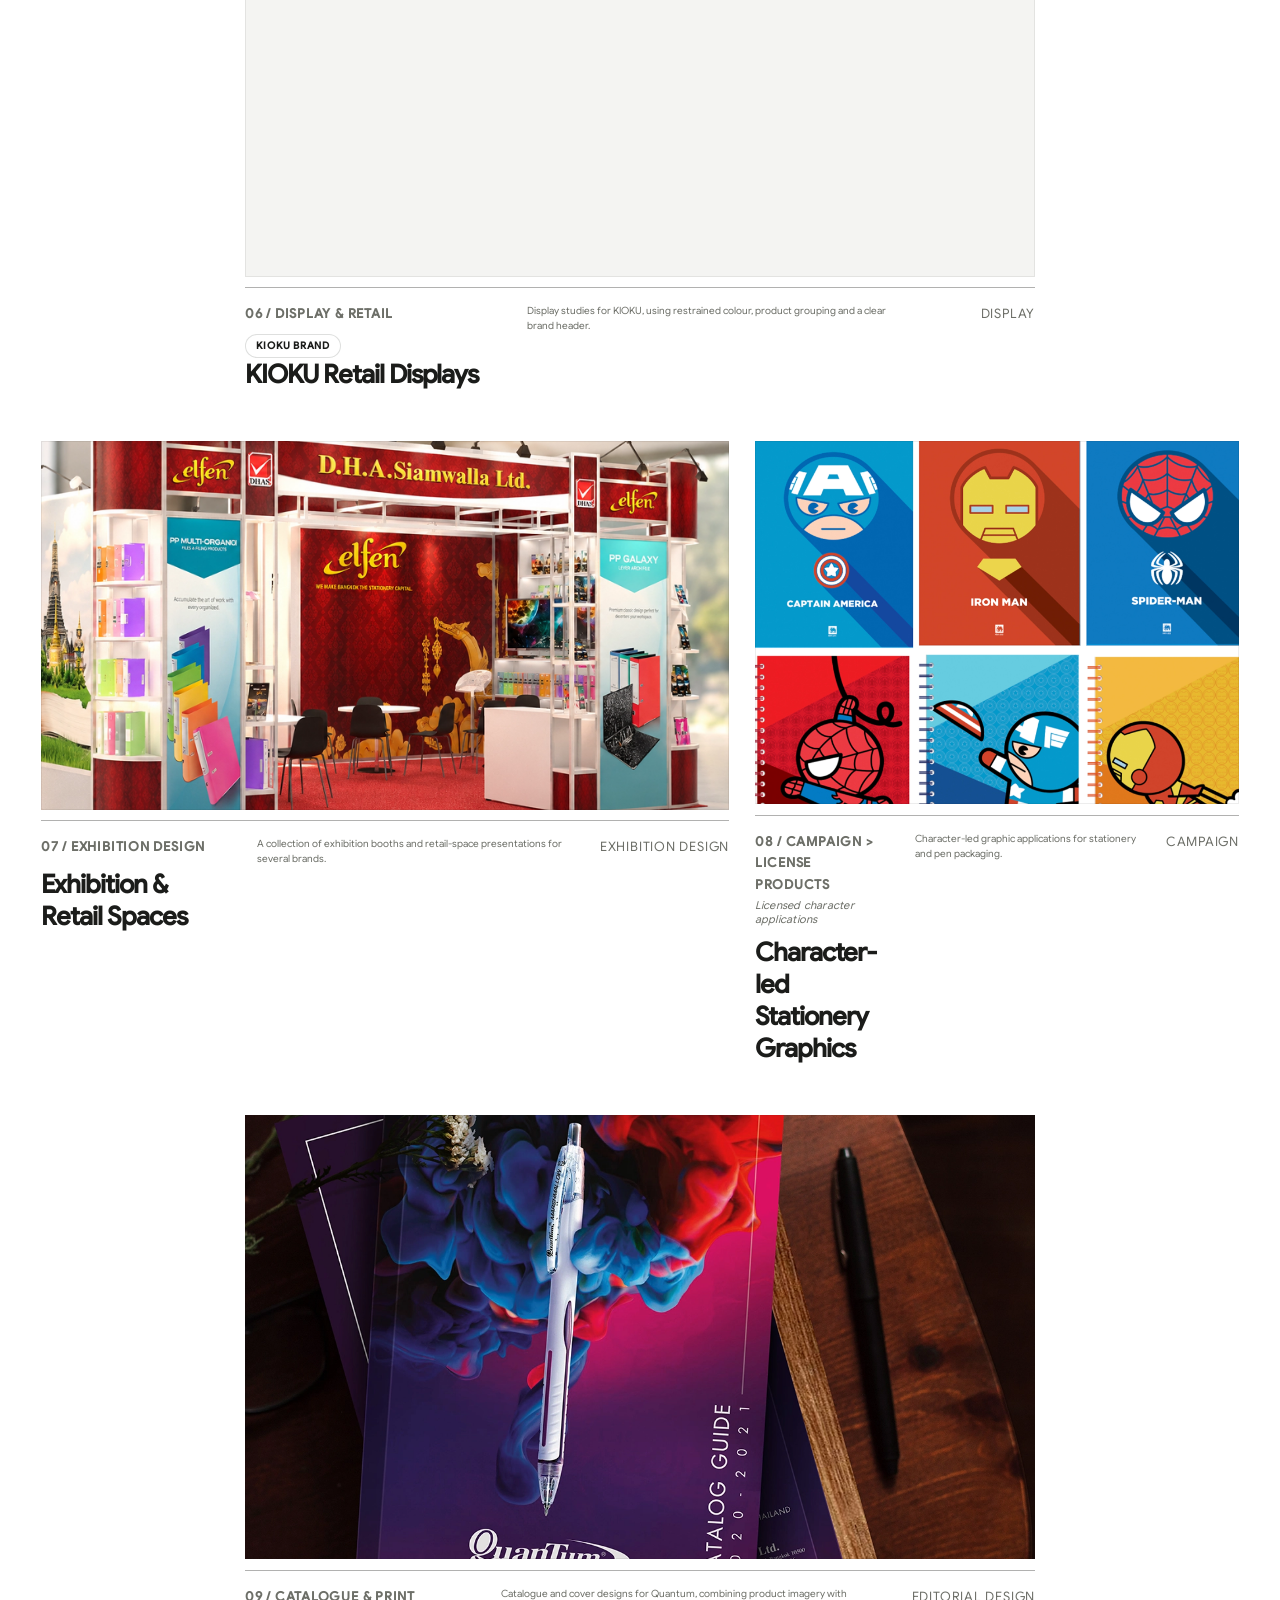
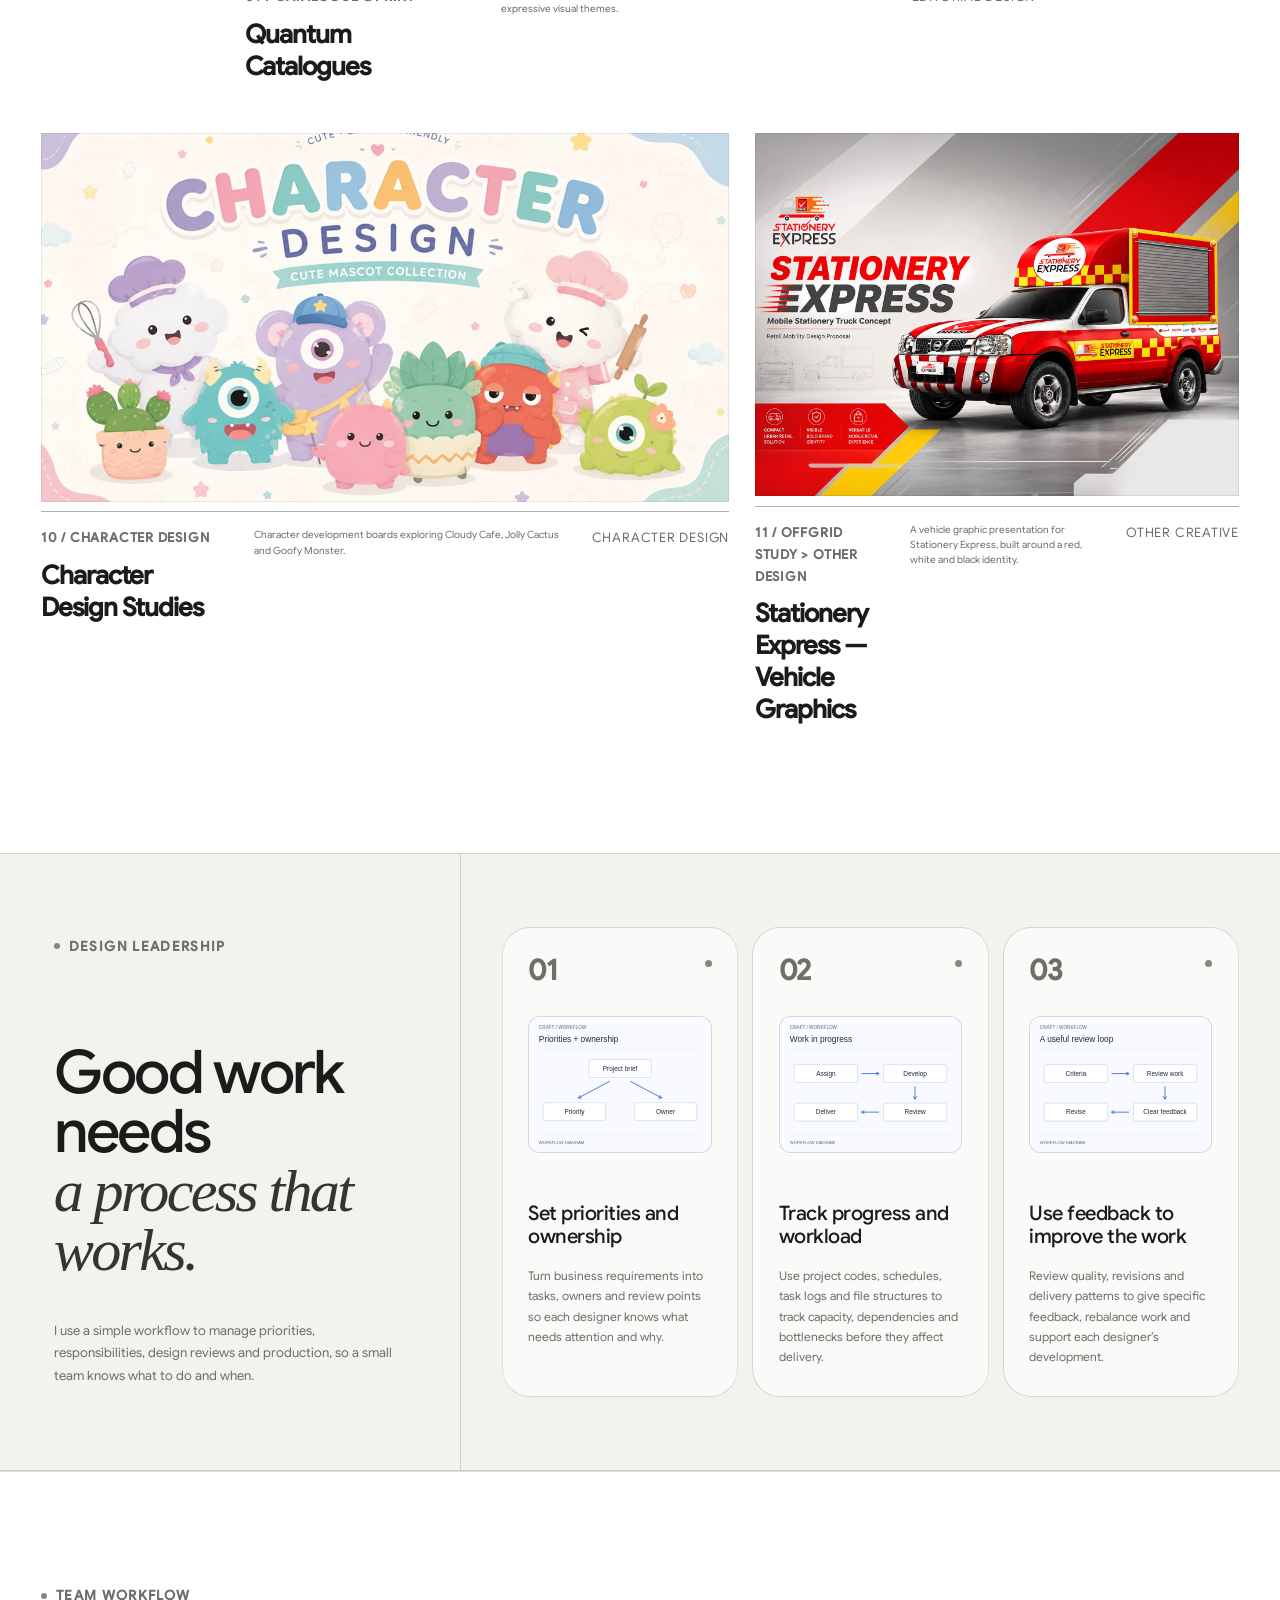
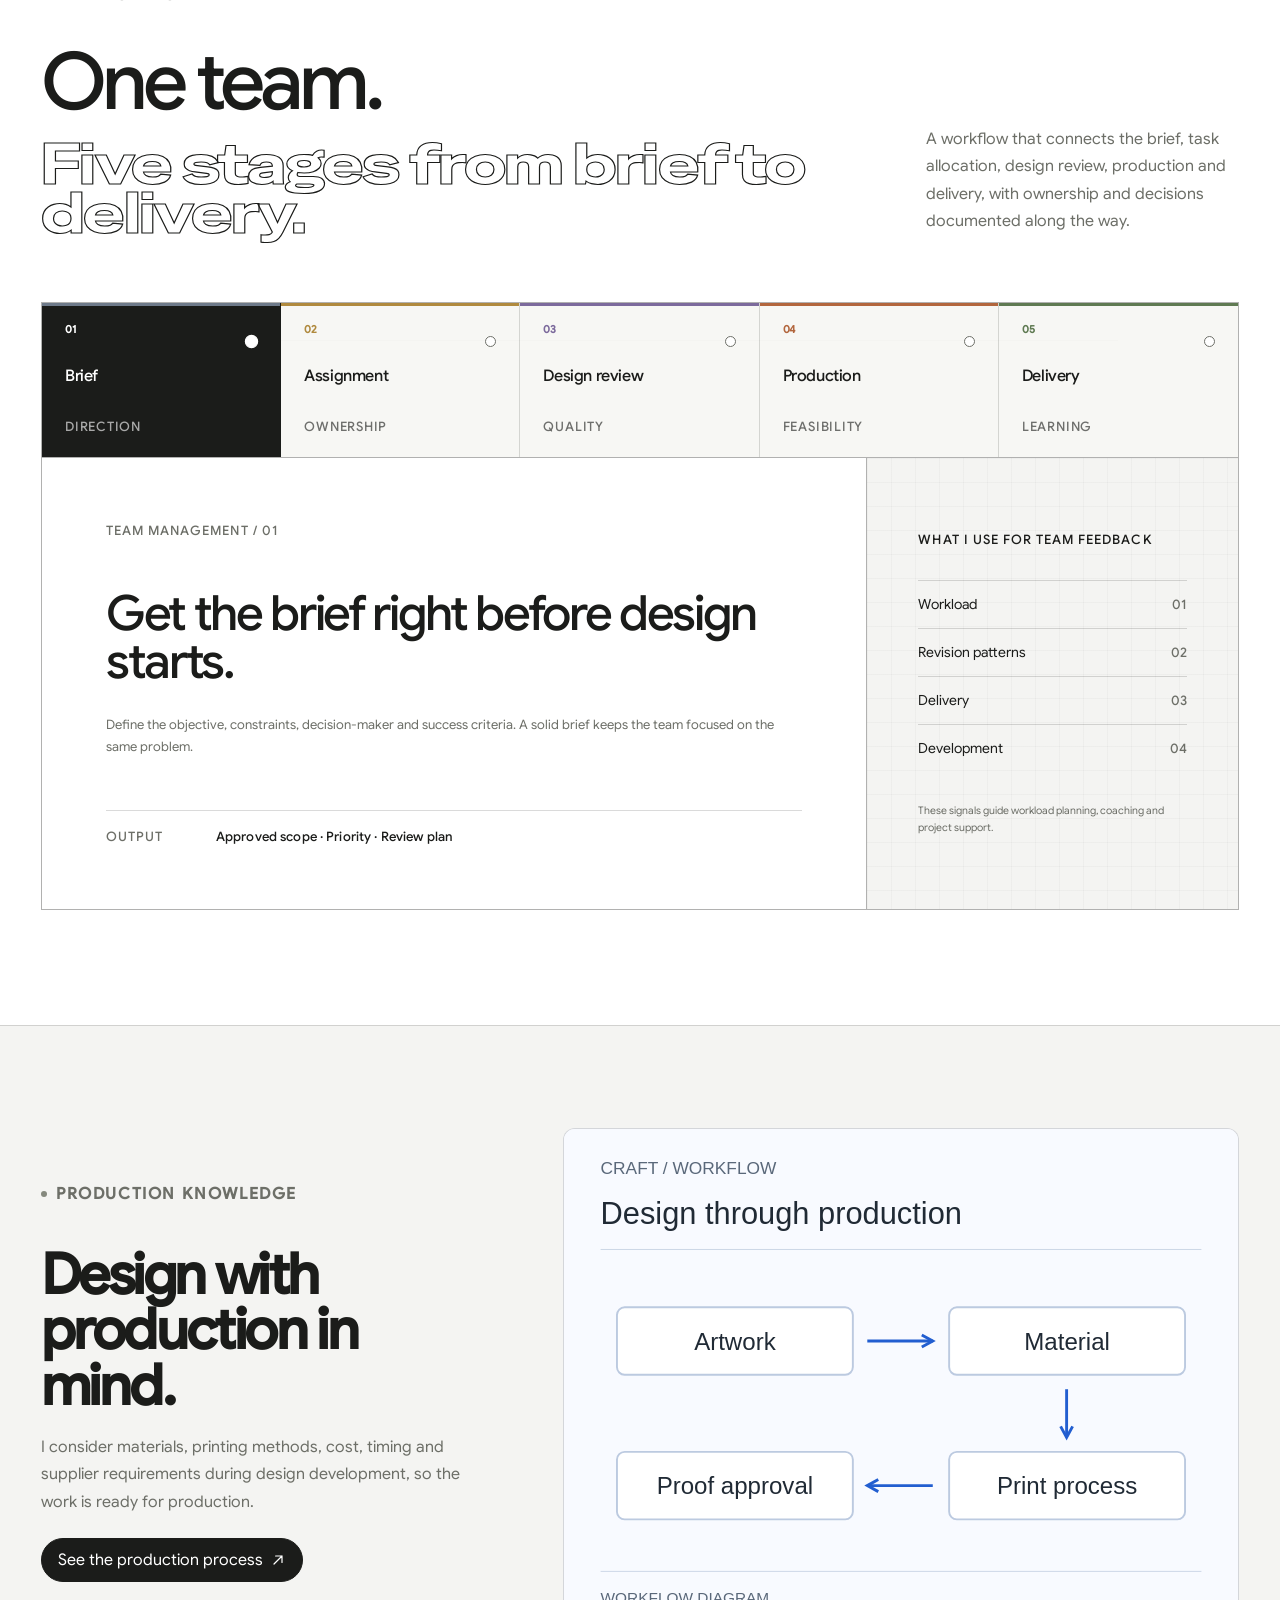
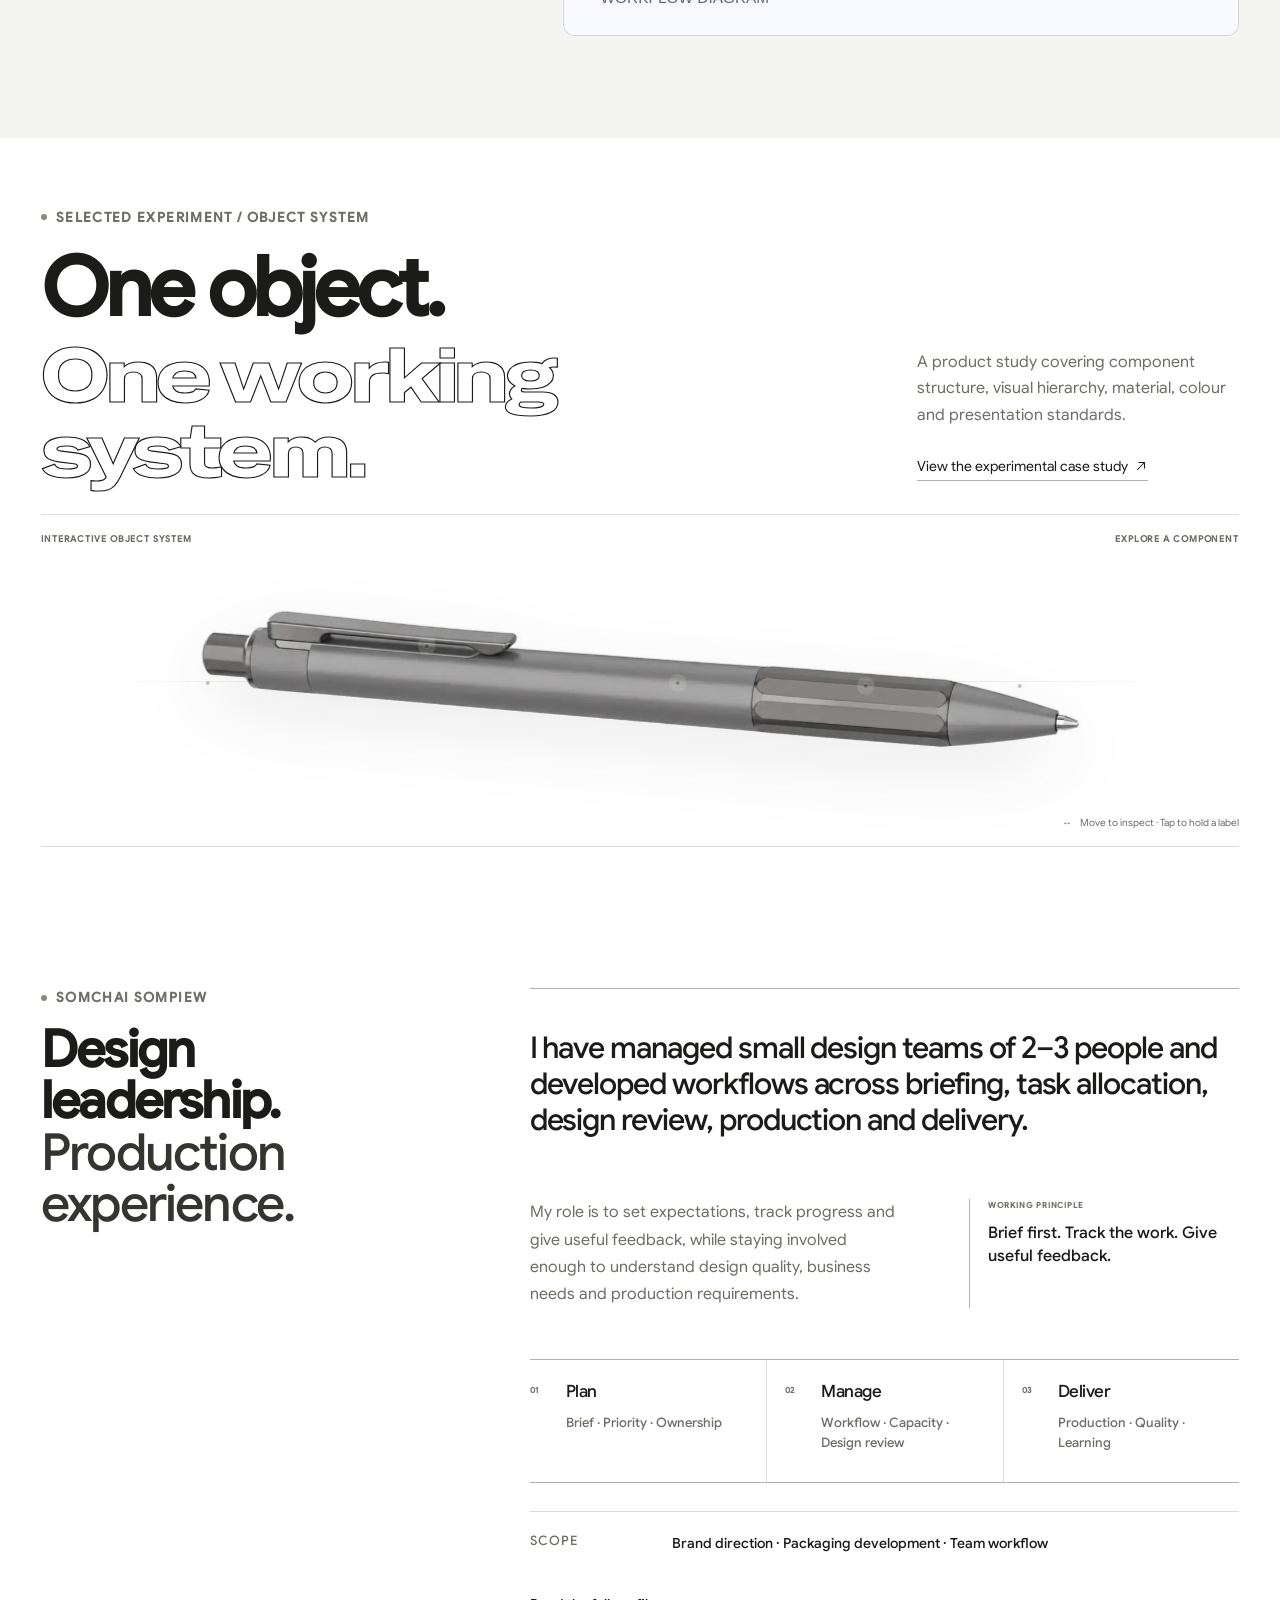
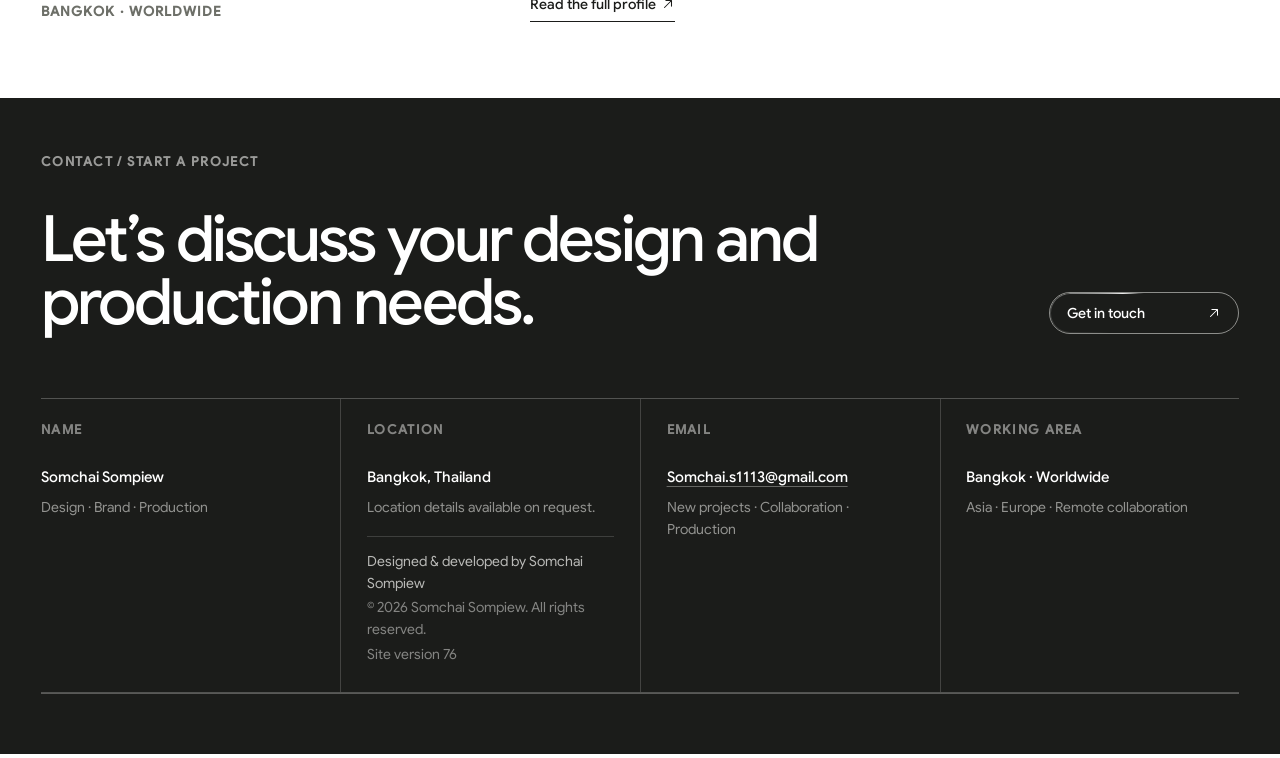
<file: home.html>
<!DOCTYPE html>
<html lang="en">
  <head>
    <meta charset="utf-8">
    <meta name="viewport" content="width=device-width, initial-scale=1">
    <meta name="theme-color" content="#f7f7f4">
    <meta
      name="description"
      content="Selected design work, team leadership systems and production knowledge by Somchai Sompiew."
    >
    <title>Somchai Sompiew | Design Leadership &amp; Production</title>
    <meta name="build-version" content="v64-profile-story">
    <link rel="icon" href="favicon.svg" type="image/svg+xml">
    <link rel="manifest" href="site.webmanifest">
    <link rel="preload" href="assets/fonts/SpecialGothicExpandedOne-Regular.ttf" as="font" type="font/ttf" crossorigin>
    <link rel="preload" href="assets/fonts/GoogleSans-Regular.ttf" as="font" type="font/ttf" crossorigin>
    <link rel="preload" href="assets/fonts/GoogleSans-Medium.ttf" as="font" type="font/ttf" crossorigin>
    <script>document.documentElement.classList.add("motion-enabled");</script>
    <link rel="stylesheet" href="assets/css/main.css?v=531">
    <link rel="stylesheet" href="assets/css/ui-controls.css?v=531">
    <link rel="stylesheet" href="assets/css/v34-responsive-refine.css?v=531">
    <link rel="stylesheet" href="assets/css/v35-production-fix.css?v=531">
    <link rel="stylesheet" href="assets/css/v40-display-brand-groups-others-inline.css?v=531">
    <link rel="stylesheet" href="assets/css/craft.css?v=531">
    <link rel="stylesheet" href="assets/css/v52-home-hero-density.css?v=531">
    <link rel="stylesheet" href="assets/css/v56-main-cover-credits.css?v=560">
    <link rel="stylesheet" href="assets/css/v57-object-study-visual-refine.css?v=570">
    <link rel="stylesheet" href="assets/css/v58-design-leadership.css?v=580">
    <link rel="stylesheet" href="assets/css/v59-mobile-name-center.css?v=590">
    <link rel="stylesheet" href="assets/css/v60-mobile-name-center-hard-fix.css?v=600-202608070855">
    <link rel="stylesheet" href="assets/css/v61-leadership-case-study.css?v=610">
    <link rel="stylesheet" href="assets/css/v62-leadership-visual-refinements.css?v=620">
    <link rel="stylesheet" href="assets/css/v64-profile-story.css?v=640">
    <link rel="stylesheet" href="assets/css/v70-alignment-unify.css?v=700">
    <link rel="stylesheet" href="assets/css/v73-legibility.css?v=730">
    <link rel="stylesheet" href="assets/css/v74-type-scale.css?v=740">
    <link rel="stylesheet" href="assets/css/v75-review-round-4.css?v=750">
    <script src="data/categories.js?v=531" defer></script>
    <script src="data/projects.js?v=760" defer></script>
    <script src="assets/js/shared.js?v=531" defer></script>
    <script src="assets/js/site-version.js?v=760" defer></script>
    <script src="assets/js/motion.js?v=760" defer></script>
    <script src="assets/js/app.js?v=760" defer></script>
    <script src="assets/js/pen-preview.js?v=531" defer></script>
    <script src="assets/js/approach-cards.js?v=531" defer></script>
    <script src="assets/js/leadership-workflow.js?v=580" defer></script>
      <script src="assets/js/image-protection.js?v=531" defer></script>
      <link rel="stylesheet" href="assets/css/v76-content-review.css?v=760">
  </head>
  <body data-build="v64-profile-story" class="home-page">
    <a class="skip-link" href="#main-content" data-i18n-en="Skip to content" data-i18n-th="ข้ามไปยังเนื้อหา">Skip to content</a>

    <header class="site-header">
      <a class="wordmark" href="home.html" aria-label="Somchai Sompiew portfolio home">
        <strong>SOMCHAI</strong>
        <span>/ SOMPIEW</span>
      </a>

      <nav class="site-nav" id="site-nav" aria-label="Primary navigation">
        <a href="#work" data-i18n-en="Work" data-i18n-th="ผลงาน">Work</a>
        <a href="#approach" data-i18n-en="Leadership" data-i18n-th="การนำทีม">Leadership</a>
        <a href="#craft-entry" data-i18n-en="Production" data-i18n-th="การผลิต">Production</a>
        <a href="profile.html" data-i18n-en="Profile" data-i18n-th="โปรไฟล์">Profile</a>
        <a class="nav-contact icon-link" href="mailto:Somchai.s1113@gmail.com">
          <span data-i18n-en="Start a project" data-i18n-th="เริ่มโปรเจกต์">Start a project</span>
          <svg class="ui-icon" aria-hidden="true" viewBox="0 0 20 20" focusable="false"><path d="M5 15 15 5M7 5h8v8"/></svg>
        </a>
      </nav>

      <div class="site-header-tools">
        <div class="language-toggle" role="group" aria-label="Language">
          <button type="button" data-language="th" aria-pressed="false">TH</button>
          <span aria-hidden="true">/</span>
          <button type="button" data-language="en" aria-pressed="true">EN</button>
        </div>
        <button
          class="menu-button"
          id="menu-button"
          type="button"
          aria-controls="site-nav"
          aria-expanded="false"
          data-i18n-menu-en="Menu"
          data-i18n-menu-th="เมนู"
          data-i18n-close-en="Close"
          data-i18n-close-th="ปิด"
        >Menu</button>
      </div>
    </header>

    <main id="main-content">
      <section class="hero hero--name" id="top">
        <div class="hero-copy hero-name-lockup">
          <p class="eyebrow"><span></span> <span class="eyebrow-copy" data-i18n-en="Portfolio / Selected works 2026" data-i18n-th="พอร์ตโฟลิโอ / ผลงานคัดสรร 2026">Portfolio / Selected works 2026</span></p>
          <h1 class="hero-name-title" aria-label="Somchai Sompiew">
            <span class="hero-name-line hero-name-line--solid">SOMCHAI</span>
            <span class="hero-name-line hero-name-line--outline">SOMPIEW</span>
          </h1>
          <div class="hero-bottom hero-name-bottom">
            <div class="hero-name-meta">
              <p class="hero-name-statement" data-i18n-en="Brand, packaging and product design, with team leadership and production coordination." data-i18n-th="งานออกแบบแบรนด์ บรรจุภัณฑ์ และผลิตภัณฑ์ พร้อมการดูแลทีมและประสานงานด้านการผลิต">Brand, packaging and product design, with team leadership and production coordination.</p>
            </div>
            <a class="circle-link" href="#work" aria-label="View selected work" data-aria-en="View selected work" data-aria-th="ชมผลงานคัดสรร">
              <span data-i18n-en="View work" data-i18n-th="ชมผลงาน">View work</span>
              <b><svg class="ui-icon ui-icon--down" aria-hidden="true" viewBox="0 0 20 20" focusable="false"><path d="M10 3v14M4 11l6 6 6-6"/></svg></b>
            </a>
          </div>
        </div>

        <figure class="hero-visual hero-carousel" data-carousel-root data-carousel-delay="4600" tabindex="0" aria-label="Selected portfolio images" data-aria-en="Selected portfolio images" data-aria-th="ภาพผลงานคัดสรร">
          <div class="hero-carousel-frame">
            <div class="hero-carousel-slides" data-carousel-drag-surface>
              <img class="portfolio-slide is-active" data-carousel-slide src="assets/images/projects/advertising/urban-signals/cover-1200x900.webp" alt="Stationery Advertising — selected project image" data-carousel-title-th="งานโฆษณาเครื่องเขียน" data-carousel-title="Stationery Advertising" data-carousel-sector-en="Advertising" data-carousel-sector-th="งานโฆษณา" data-carousel-year="2026" data-carousel-summary-en="Selected stationery advertising across posters and retail communication." data-carousel-summary-th="รวมงานโฆษณาเครื่องเขียนในรูปแบบโปสเตอร์และสื่อสำหรับพื้นที่ขาย" data-carousel-href="project.html?id=urban-signals" width="1200" height="900" fetchpriority="high" draggable="false">
              <img class="portfolio-slide" data-carousel-slide src="assets/images/projects/packaging-design/good-daily/cover-1200x900.webp" alt="Stationery Packaging — selected project image" data-carousel-title-th="บรรจุภัณฑ์เครื่องเขียน" data-carousel-title="Stationery Packaging" data-carousel-sector-en="Packaging Design" data-carousel-sector-th="ออกแบบบรรจุภัณฑ์" data-carousel-year="2026" data-carousel-summary-en="Packaging studies and applications across hanging packs, pen tubs and boxed sets." data-carousel-summary-th="งานบรรจุภัณฑ์และภาพนำเสนอ ทั้งแพ็กแขวน กระปุกปากกา และชุดกล่องสินค้า" data-carousel-href="project.html?id=good-daily" width="1200" height="900" loading="lazy" aria-hidden="true" draggable="false">
              <img class="portfolio-slide" data-carousel-slide src="assets/images/projects/product-design/everyday-forms/cover-1200x900.webp" alt="Writing Instruments — selected project image" data-carousel-title-th="ผลิตภัณฑ์เครื่องเขียน" data-carousel-title="Writing Instruments" data-carousel-sector-en="Product Design" data-carousel-sector-th="ออกแบบผลิตภัณฑ์" data-carousel-year="2026" data-carousel-summary-en="A selection of pens, markers and writing instruments, with colour and product presentation studies." data-carousel-summary-th="รวมผลิตภัณฑ์ปากกา มาร์กเกอร์ และเครื่องเขียน พร้อมงานศึกษาเรื่องสีและการนำเสนอสินค้า" data-carousel-href="project.html?id=everyday-forms" width="1200" height="900" loading="lazy" aria-hidden="true" draggable="false">
              <img class="portfolio-slide" data-carousel-slide src="assets/images/projects/display-retail/quantum/quantum-display-system/cover-1200x900.webp" alt="Quantum Retail Displays — selected project image" data-carousel-title-th="ดิสเพลย์สินค้า Quantum" data-carousel-title="Quantum Retail Displays" data-carousel-sector-en="Display &amp; Retail" data-carousel-sector-th="ดิสเพลย์และพื้นที่ขาย" data-carousel-year="2026" data-carousel-summary-en="Countertop display directions for Quantum writing instruments and product ranges." data-carousel-summary-th="แนวทางดิสเพลย์ตั้งเคาน์เตอร์สำหรับเครื่องเขียนและกลุ่มสินค้า Quantum" data-carousel-href="project.html?id=quantum-display-system" width="1200" height="900" loading="lazy" aria-hidden="true" draggable="false">
              <img class="portfolio-slide" data-carousel-slide src="assets/images/projects/campaign/make-it-move/cover-1200x900.webp" alt="Character-led Stationery Graphics — selected project image" data-carousel-title-th="กราฟิกเครื่องเขียนจากคาแรกเตอร์" data-carousel-title="Character-led Stationery Graphics" data-carousel-sector-en="Campaign" data-carousel-sector-th="แคมเปญ" data-carousel-year="2026" data-carousel-summary-en="Character-led graphic applications for stationery and pen packaging." data-carousel-summary-th="งานประยุกต์กราฟิกคาแรกเตอร์บนเครื่องเขียนและบรรจุภัณฑ์ปากกา" data-carousel-href="project.html?id=make-it-move" width="1200" height="900" loading="lazy" aria-hidden="true" draggable="false">
              <img class="portfolio-slide" data-carousel-slide src="assets/images/projects/other-creative/off-grid-studies/cover-1200x900.webp" alt="Stationery Express — Vehicle Graphics — selected project image" data-carousel-title-th="Stationery Express — กราฟิกรถ" data-carousel-title="Stationery Express — Vehicle Graphics" data-carousel-sector-en="Other Creative" data-carousel-sector-th="งานสร้างสรรค์" data-carousel-year="2026" data-carousel-summary-en="A vehicle graphic presentation for Stationery Express, built around a red, white and black identity." data-carousel-summary-th="งานนำเสนอกราฟิกรถ Stationery Express ด้วยอัตลักษณ์สีแดง ขาว และดำ" data-carousel-href="project.html?id=off-grid-studies" width="1200" height="900" loading="lazy" aria-hidden="true" draggable="false">
            </div>
            <span class="hero-carousel-index" aria-hidden="true"><span data-carousel-current>01</span><i></i><span>06</span></span>
            <div class="hero-carousel-controls">
              <button type="button" data-carousel-prev aria-label="Previous image" data-aria-en="Previous image" data-aria-th="ภาพก่อนหน้า"><svg class="ui-icon" aria-hidden="true" viewBox="0 0 20 20" focusable="false"><path d="M17 10H3M9 4l-6 6 6 6"/></svg></button>
              <button type="button" data-carousel-next aria-label="Next image" data-aria-en="Next image" data-aria-th="ภาพถัดไป"><svg class="ui-icon" aria-hidden="true" viewBox="0 0 20 20" focusable="false"><path d="M3 10h14M11 4l6 6-6 6"/></svg></button>
            </div>
          </div>
          <figcaption class="hero-carousel-caption">
            <div class="hero-carousel-editorial">
              <p><span data-carousel-sector>Advertising</span><i aria-hidden="true"></i><span data-carousel-year>2026</span></p>
              <strong data-carousel-title>Stationery Advertising</strong>
              <p data-carousel-summary>Selected stationery advertising across posters and retail communication.</p>
            </div>
            <a class="hero-carousel-project-link icon-link" data-carousel-link href="project.html?id=urban-signals">
              <span data-i18n-en="View project" data-i18n-th="ดูโปรเจกต์">View project</span>
              <svg class="ui-icon" aria-hidden="true" viewBox="0 0 20 20" focusable="false"><path d="M5 15 15 5M7 5h8v8"/></svg>
            </a>
          </figcaption>
        </figure>
      </section>

      <section class="intro-strip" aria-label="Design principles">
        <p data-i18n-en="Easy to understand." data-i18n-th="เข้าใจได้ง่าย">Easy to understand.</p>
        <p data-i18n-en="Distinct enough to remember." data-i18n-th="โดดเด่นพอให้จดจำ">Distinct enough to remember.</p>
        <p data-i18n-en="Practical enough to produce." data-i18n-th="ใช้งานจริงได้จนถึงการผลิต">Practical enough to produce.</p>
      </section>

      <section class="work-section" id="work">
        <div class="section-heading">
          <div>
            <p class="eyebrow"><span></span> <span class="eyebrow-copy" data-i18n-en="Selected work" data-i18n-th="ผลงานคัดสรร">Selected work</span></p>
            <h2><span data-i18n-en="Built for the shelf." data-i18n-th="พร้อมขึ้นชั้นวาง">Built for the shelf.</span><br><span data-i18n-en="Designed for the brand." data-i18n-th="และสร้างคุณค่าให้แบรนด์">Designed for the brand.</span></h2>
          </div>
          <p class="section-note" data-i18n-en="Ten design disciplines. Choose a category, then open a project to view the full image set and design details." data-i18n-th="สิบหมวดงานออกแบบ เลือกหมวดที่สนใจ แล้วเปิดดูภาพและรายละเอียดของแต่ละโปรเจกต์ได้เต็มรูปแบบ">
            Ten design disciplines. Choose a category, then open a project
            to view the full image set and design details.
          </p>
        </div>

        <div class="filter-row" id="project-filters" role="group" aria-label="Filter projects"></div>

        <p class="filter-summary" id="filter-summary" aria-live="polite"></p>

        <div class="project-grid" id="project-grid" aria-live="polite"></div>

        <noscript>
          <p class="notice">Please enable JavaScript to view the project grid.</p>
        </noscript>
      </section>

      <section class="approach-section leadership-approach" id="approach">
        <div class="approach-title">
          <p class="eyebrow light"><span></span> <span class="eyebrow-copy" data-i18n-en="Design leadership" data-i18n-th="การนำทีมออกแบบ">Design leadership</span></p>
          <h2><span data-i18n-en="Good work needs" data-i18n-th="งานที่ดีต้องมี">Good work needs</span><br><em data-i18n-en="a process that works." data-i18n-th="กระบวนการที่ใช้งานได้จริง">a process that works.</em></h2>
          <p class="approach-deck" data-i18n-en="I use a simple workflow to manage priorities, responsibilities, design reviews and production, so a small team knows what to do and when." data-i18n-th="ผมใช้โฟลว์การทำงานแบบง่าย ๆ เพื่อจัดการลำดับความสำคัญ ผู้รับผิดชอบ การรีวิวดีไซน์ และการผลิต ให้ทีมรู้ว่างานไหนต้องทำ เมื่อไร และใครเป็นคนดูแล">I use a simple workflow to manage priorities, responsibilities, design reviews and production, so a small team knows what to do and when.</p>
        </div>
        <div class="approach-list leadership-cards">
          <article tabindex="0">
            <span>01</span>
            <figure class="process-visual"><img src="assets/images/leadership/priorities.svg" alt="Diagram linking the project brief to priorities and ownership" loading="lazy" width="1400" height="1050"></figure>
            <h3 data-i18n-en="Set priorities and ownership" data-i18n-th="กำหนดลำดับงานและผู้รับผิดชอบ">Set priorities and ownership</h3>
            <p data-i18n-en="Turn business requirements into tasks, owners and review points so each designer knows what needs attention and why." data-i18n-th="เปลี่ยนความต้องการทางธุรกิจให้เป็นงาน ผู้รับผิดชอบ และจุดรีวิว เพื่อให้แต่ละคนรู้ว่าอะไรต้องให้ความสำคัญและเพราะอะไร">Turn business requirements into tasks, owners and review points so each designer knows what needs attention and why.</p>
          </article>
          <article tabindex="0">
            <span>02</span>
            <figure class="process-visual"><img src="assets/images/leadership/workload.svg" alt="Diagram of assignment, development, review and delivery" loading="lazy" width="1400" height="1050"></figure>
            <h3 data-i18n-en="Track progress and workload" data-i18n-th="ติดตามความคืบหน้าและภาระงาน">Track progress and workload</h3>
            <p data-i18n-en="Use project codes, schedules, task logs and file structures to track capacity, dependencies and bottlenecks before they affect delivery." data-i18n-th="ใช้รหัสโปรเจกต์ ตารางเวลา บันทึกงาน และระบบไฟล์ เพื่อติดตามกำลังทีม งานที่เกี่ยวข้องกัน และคอขวดก่อนกระทบการส่งมอบ">Use project codes, schedules, task logs and file structures to track capacity, dependencies and bottlenecks before they affect delivery.</p>
          </article>
          <article tabindex="0">
            <span>03</span>
            <figure class="process-visual"><img src="assets/images/leadership/feedback.svg" alt="Diagram showing the feedback and revision loop" loading="lazy" width="1400" height="1050"></figure>
            <h3 data-i18n-en="Use feedback to improve the work" data-i18n-th="ใช้ฟีดแบ็กเพื่อพัฒนางานและทีม">Use feedback to improve the work</h3>
            <p data-i18n-en="Review quality, revisions and delivery patterns to give specific feedback, rebalance work and support each designer’s development." data-i18n-th="ทบทวนคุณภาพ รูปแบบการแก้ไข และการส่งงาน เพื่อให้คำแนะนำที่เจาะจง ปรับสมดุลงาน และสนับสนุนการพัฒนาของแต่ละคน">Review quality, revisions and delivery patterns to give specific feedback, rebalance work and support each designer’s development.</p>
          </article>
        </div>
      </section>

      <section class="leadership-workflow" id="leadership-workflow" data-leadership-workflow>
        <header class="leadership-workflow__heading">
          <div>
            <p class="eyebrow"><span></span> <span class="eyebrow-copy" data-i18n-en="Team workflow" data-i18n-th="โฟลว์การทำงานของทีม">Team workflow</span></p>
            <h2><span data-i18n-en="One team." data-i18n-th="หนึ่งทีม">One team.</span><br><em data-i18n-en="Five stages from brief to delivery." data-i18n-th="ห้าขั้นตอนตั้งแต่รับบรีฟจนส่งมอบ">Five stages from brief to delivery.</em></h2>
          </div>
          <p data-i18n-en="A workflow that connects the brief, task allocation, design review, production and delivery, with ownership and decisions documented along the way." data-i18n-th="โฟลว์ที่เชื่อมบรีฟ การมอบหมายงาน การรีวิวดีไซน์ การผลิต และการส่งมอบ พร้อมบันทึกผู้รับผิดชอบและการตัดสินใจในแต่ละช่วง">A workflow that connects the brief, task allocation, design review, production and delivery, with ownership and decisions documented along the way.</p>
        </header>

        <div class="workflow-system">
          <div class="workflow-rail" role="tablist" aria-label="Team workflow stages">
            <button type="button" role="tab" aria-selected="true" aria-controls="workflow-panel-brief" id="workflow-tab-brief" data-workflow-tab="brief">
              <small>01</small><strong data-i18n-en="Brief" data-i18n-th="รับบรีฟ">Brief</strong><span data-i18n-en="Direction" data-i18n-th="ทิศทาง">Direction</span>
            </button>
            <button type="button" role="tab" aria-selected="false" aria-controls="workflow-panel-assign" id="workflow-tab-assign" data-workflow-tab="assign">
              <small>02</small><strong data-i18n-en="Assignment" data-i18n-th="มอบหมายงาน">Assignment</strong><span data-i18n-en="Ownership" data-i18n-th="ผู้รับผิดชอบ">Ownership</span>
            </button>
            <button type="button" role="tab" aria-selected="false" aria-controls="workflow-panel-review" id="workflow-tab-review" data-workflow-tab="review">
              <small>03</small><strong data-i18n-en="Design review" data-i18n-th="รีวิวดีไซน์">Design review</strong><span data-i18n-en="Quality" data-i18n-th="คุณภาพ">Quality</span>
            </button>
            <button type="button" role="tab" aria-selected="false" aria-controls="workflow-panel-production" id="workflow-tab-production" data-workflow-tab="production">
              <small>04</small><strong data-i18n-en="Production" data-i18n-th="การผลิต">Production</strong><span data-i18n-en="Feasibility" data-i18n-th="ความเป็นไปได้">Feasibility</span>
            </button>
            <button type="button" role="tab" aria-selected="false" aria-controls="workflow-panel-delivery" id="workflow-tab-delivery" data-workflow-tab="delivery">
              <small>05</small><strong data-i18n-en="Delivery" data-i18n-th="ส่งมอบ">Delivery</strong><span data-i18n-en="Learning" data-i18n-th="บทเรียน">Learning</span>
            </button>
          </div>

          <div class="workflow-detail">
            <div class="workflow-panels">
              <article class="workflow-panel is-active" id="workflow-panel-brief" role="tabpanel" aria-labelledby="workflow-tab-brief" data-workflow-panel="brief">
                <p class="workflow-panel__label" data-i18n-en="Team management / 01" data-i18n-th="การดูแลทีม / 01">Team management / 01</p>
                <h3 data-i18n-en="Get the brief right before design starts." data-i18n-th="จัดบรีฟให้ครบก่อนเริ่มออกแบบ">Get the brief right before design starts.</h3>
                <p data-i18n-en="Define the objective, constraints, decision-maker and success criteria. A solid brief keeps the team focused on the same problem." data-i18n-th="กำหนดเป้าหมาย ข้อจำกัด ผู้ตัดสินใจ และเกณฑ์ความสำเร็จให้ครบ เพื่อให้ทีมทำงานบนโจทย์เดียวกัน">Define the objective, constraints, decision-maker and success criteria. A solid brief keeps the team focused on the same problem.</p>
                <div class="workflow-output"><span data-i18n-en="Output" data-i18n-th="ผลลัพธ์">Output</span><strong data-i18n-en="Approved scope · Priority · Review plan" data-i18n-th="ขอบเขตที่อนุมัติ · ลำดับความสำคัญ · แผนการรีวิว">Approved scope · Priority · Review plan</strong></div>
              </article>
              <article class="workflow-panel" id="workflow-panel-assign" role="tabpanel" aria-labelledby="workflow-tab-assign" data-workflow-panel="assign" hidden>
                <p class="workflow-panel__label" data-i18n-en="Team management / 02" data-i18n-th="การดูแลทีม / 02">Team management / 02</p>
                <h3 data-i18n-en="Match each task to workload and experience." data-i18n-th="จับคู่งานให้เหมาะกับภาระงานและประสบการณ์">Match each task to workload and experience.</h3>
                <p data-i18n-en="Assign an owner, deadline and checkpoint based on workload, skill level and project risk, not simply who is available first." data-i18n-th="กำหนดผู้รับผิดชอบ กำหนดส่ง และจุดตรวจตามภาระงาน ระดับทักษะ และความเสี่ยงของโปรเจกต์ ไม่ใช่ดูเพียงว่าใครว่างก่อน">Assign an owner, deadline and checkpoint based on workload, skill level and project risk, not simply who is available first.</p>
                <div class="workflow-output"><span data-i18n-en="Output" data-i18n-th="ผลลัพธ์">Output</span><strong data-i18n-en="Owner · Timeline · Checkpoints" data-i18n-th="ผู้รับผิดชอบ · กรอบเวลา · จุดตรวจ">Owner · Timeline · Checkpoints</strong></div>
              </article>
              <article class="workflow-panel" id="workflow-panel-review" role="tabpanel" aria-labelledby="workflow-tab-review" data-workflow-panel="review" hidden>
                <p class="workflow-panel__label" data-i18n-en="Team management / 03" data-i18n-th="การดูแลทีม / 03">Team management / 03</p>
                <h3 data-i18n-en="Review decisions, not personal taste." data-i18n-th="รีวิวจากเหตุผลของงาน ไม่ใช่รสนิยมส่วนตัว">Review decisions, not personal taste.</h3>
                <p data-i18n-en="Review hierarchy, brand fit, usability and feasibility against agreed criteria. Revision codes keep feedback easy to track and reduce repeated discussions." data-i18n-th="รีวิวลำดับข้อมูล ความเหมาะสมกับแบรนด์ การใช้งาน และความเป็นไปได้ตามเกณฑ์ที่ตกลงกัน พร้อมใช้รหัสเวอร์ชันเพื่อให้ติดตามฟีดแบ็กได้ง่าย">Review hierarchy, brand fit, usability and feasibility against agreed criteria. Revision codes keep feedback easy to track and reduce repeated discussions.</p>
                <div class="workflow-output"><span data-i18n-en="Output" data-i18n-th="ผลลัพธ์">Output</span><strong data-i18n-en="Decision log · Revision code · Next action" data-i18n-th="บันทึกการตัดสินใจ · รหัสแก้ไข · ขั้นตอนถัดไป">Decision log · Revision code · Next action</strong></div>
              </article>
              <article class="workflow-panel" id="workflow-panel-production" role="tabpanel" aria-labelledby="workflow-tab-production" data-workflow-panel="production" hidden>
                <p class="workflow-panel__label" data-i18n-en="Team management / 04" data-i18n-th="การดูแลทีม / 04">Team management / 04</p>
                <h3 data-i18n-en="Check production before final artwork." data-i18n-th="ตรวจเรื่องการผลิตก่อนปิดอาร์ตเวิร์ก">Check production before final artwork.</h3>
                <p data-i18n-en="Check materials, print method, tolerances, finishing, cost and supplier requirements while there is still time to improve the design." data-i18n-th="ตรวจวัสดุ วิธีพิมพ์ ค่าคลาดเคลื่อน งานหลังพิมพ์ ต้นทุน และข้อกำหนดของซัพพลายเออร์ ขณะที่ยังมีเวลาปรับดีไซน์">Check materials, print method, tolerances, finishing, cost and supplier requirements while there is still time to improve the design.</p>
                <div class="workflow-output"><span data-i18n-en="Output" data-i18n-th="ผลลัพธ์">Output</span><strong data-i18n-en="Preflight · Proof approval · Production guide" data-i18n-th="ตรวจไฟล์ · อนุมัติปรู๊ฟ · คู่มือการผลิต">Preflight · Proof approval · Production guide</strong></div>
              </article>
              <article class="workflow-panel" id="workflow-panel-delivery" role="tabpanel" aria-labelledby="workflow-tab-delivery" data-workflow-panel="delivery" hidden>
                <p class="workflow-panel__label" data-i18n-en="Team management / 05" data-i18n-th="การดูแลทีม / 05">Team management / 05</p>
                <h3 data-i18n-en="Close the project with a useful record." data-i18n-th="ปิดโปรเจกต์พร้อมข้อมูลที่ใช้ต่อได้">Close the project with a useful record.</h3>
                <p data-i18n-en="Package approved files, record key decisions and review the delivery. The project ends, but useful information stays for the next assignment." data-i18n-th="จัดชุดไฟล์ที่อนุมัติ บันทึกการตัดสินใจสำคัญ และทบทวนการส่งมอบ เพื่อเก็บข้อมูลที่มีประโยชน์ไว้ใช้กับงานถัดไป">Package approved files, record key decisions and review the delivery. The project ends, but useful information stays for the next assignment.</p>
                <div class="workflow-output"><span data-i18n-en="Output" data-i18n-th="ผลลัพธ์">Output</span><strong data-i18n-en="Final package · Archive · Retrospective" data-i18n-th="ชุดไฟล์สุดท้าย · คลังงาน · ทบทวนหลังจบงาน">Final package · Archive · Retrospective</strong></div>
              </article>
            </div>

            <aside class="workflow-evidence" aria-label="Performance signals">
              <p data-i18n-en="What I use for team feedback" data-i18n-th="ข้อมูลที่ใช้ให้ฟีดแบ็กทีม">What I use for team feedback</p>
              <div><span data-i18n-en="Workload" data-i18n-th="ภาระงาน">Workload</span><b>01</b></div>
              <div><span data-i18n-en="Revision patterns" data-i18n-th="รูปแบบการแก้ไข">Revision patterns</span><b>02</b></div>
              <div><span data-i18n-en="Delivery" data-i18n-th="การส่งมอบ">Delivery</span><b>03</b></div>
              <div><span data-i18n-en="Development" data-i18n-th="การพัฒนา">Development</span><b>04</b></div>
              <small data-i18n-en="These signals guide workload planning, coaching and project support." data-i18n-th="ใช้ข้อมูลเหล่านี้วางแผนภาระงาน ให้คำแนะนำ และช่วยทีมแก้ปัญหาในแต่ละโปรเจกต์">These signals guide workload planning, coaching and project support.</small>
            </aside>
          </div>
        </div>
      </section>

      <section class="craft-entry craft-entry--leadership" id="craft-entry">
        <div class="craft-entry__copy">
          <p class="eyebrow"><span></span> <span class="eyebrow-copy" data-i18n-en="Production knowledge" data-i18n-th="ความรู้ด้านการผลิต">Production knowledge</span></p>
          <h2 data-i18n-en="Design with production in mind." data-i18n-th="ออกแบบโดยคำนึงถึงการผลิตตั้งแต่ต้น">Design with production in mind.</h2>
          <p data-i18n-en="I consider materials, printing methods, cost, timing and supplier requirements during design development, so the work is ready for production." data-i18n-th="ผมคำนึงถึงวัสดุ วิธีพิมพ์ ต้นทุน เวลา และข้อกำหนดของผู้ผลิตตั้งแต่ช่วงพัฒนาดีไซน์ เพื่อให้งานพร้อมเข้าสู่การผลิต">I consider materials, printing methods, cost, timing and supplier requirements during design development, so the work is ready for production.</p>
          <a class="button-link icon-link" href="craft.html">
            <span data-i18n-en="See the production process" data-i18n-th="ดูกระบวนการผลิต">See the production process</span>
            <svg class="ui-icon" aria-hidden="true" viewBox="0 0 20 20" focusable="false"><path d="M5 15 15 5M7 5h8v8"/></svg>
          </a>
        </div>
        <div class="craft-entry__marks craft-process-image">
          <figure class="process-visual process-visual--wide"><img src="assets/images/leadership/production.svg" alt="Diagram linking artwork, material, printing and proof approval" loading="lazy" width="1400" height="1050"></figure>
        </div>
      </section>

      <section class="pen-preview-section" id="object-study-preview" data-pen-preview>
        <header class="pen-preview-heading">
          <div>
            <p class="eyebrow"><span></span> <b data-i18n-en="Selected experiment / Object system" data-i18n-th="งานทดลองคัดสรร / ระบบผลิตภัณฑ์">Selected experiment / Object system</b></p>
            <h2><span data-i18n-en="One object." data-i18n-th="หนึ่งผลิตภัณฑ์">One object.</span><br><em data-i18n-en="One working system." data-i18n-th="หนึ่งระบบที่ทำงานร่วมกัน">One working system.</em></h2>
          </div>
          <div class="pen-preview-intro">
            <p data-i18n-en="A product study covering component structure, visual hierarchy, material, colour and presentation standards." data-i18n-th="งานศึกษาผลิตภัณฑ์ที่ครอบคลุมโครงสร้างชิ้นส่วน ลำดับการมอง วัสดุ สี และมาตรฐานการนำเสนอ">A product study covering component structure, visual hierarchy, material, colour and presentation standards.</p>
            <a class="icon-link" href="object-study.html"><span data-i18n-en="View the experimental case study" data-i18n-th="ดูกรณีศึกษางานทดลอง">View the experimental case study</span><svg class="ui-icon" aria-hidden="true" viewBox="0 0 20 20" focusable="false"><path d="M5 15 15 5M7 5h8v8"/></svg></a>
          </div>
        </header>

        <div class="pen-preview-stage" data-pen-preview-stage>
          <div class="pen-preview-meta">
            <span data-i18n-en="Interactive object system" data-i18n-th="ระบบผลิตภัณฑ์แบบโต้ตอบ">Interactive object system</span>
            <span data-pen-preview-status data-status-en="Explore a component" data-status-th="สำรวจชิ้นส่วน">Explore a component</span>
          </div>

          <div class="pen-preview-model" data-pen-preview-model>
            <img src="assets/images/object-study/neutral-grey-ballpoint-transparent.png" alt="Neutral grey ballpoint pen with five interactive external components" width="1620" height="316" loading="lazy" draggable="false">

            <button class="pen-preview-hotspot pen-preview-hotspot--pusher" type="button" data-preview-part="Pusher" aria-label="Pusher">
              <i aria-hidden="true"></i><b aria-hidden="true"></b><span><small>01</small>Pusher</span>
            </button>
            <button class="pen-preview-hotspot pen-preview-hotspot--clip" type="button" data-preview-part="Clip" aria-label="Clip">
              <i aria-hidden="true"></i><b aria-hidden="true"></b><span><small>02</small>Clip</span>
            </button>
            <button class="pen-preview-hotspot pen-preview-hotspot--barrel" type="button" data-preview-part="Barrel" aria-label="Barrel">
              <i aria-hidden="true"></i><b aria-hidden="true"></b><span><small>03</small>Barrel</span>
            </button>
            <button class="pen-preview-hotspot pen-preview-hotspot--grip" type="button" data-preview-part="Grip" aria-label="Grip">
              <i aria-hidden="true"></i><b aria-hidden="true"></b><span><small>04</small>Grip</span>
            </button>
            <button class="pen-preview-hotspot pen-preview-hotspot--cone" type="button" data-preview-part="Cone" aria-label="Cone">
              <i aria-hidden="true"></i><b aria-hidden="true"></b><span><small>05</small>Cone</span>
            </button>
          </div>

          <p class="pen-preview-hint"><span aria-hidden="true">↔</span> <span data-i18n-en="Move to inspect · Tap to hold a label" data-i18n-th="เลื่อนเพื่อดู · แตะเพื่อล็อกชื่อชิ้นส่วน">Move to inspect · Tap to hold a label</span></p>
        </div>
      </section>

      <section class="about-section about-section--refined about-section--leadership" id="profile">
        <div class="about-lead">
          <p class="eyebrow"><span></span> Somchai Sompiew</p>
          <h2><span data-i18n-en="Design leadership." data-i18n-th="การนำทีมออกแบบ">Design leadership.</span><br><em data-i18n-en="Production experience." data-i18n-th="ประสบการณ์ด้านการผลิต">Production experience.</em></h2>
          <p class="about-location" data-i18n-en="Bangkok · Worldwide" data-i18n-th="กรุงเทพฯ · ร่วมงานทั่วโลก">Bangkok · Worldwide</p>
        </div>

        <div class="about-copy">
          <p class="about-large" data-i18n-en="I have managed small design teams of 2–3 people and developed workflows across briefing, task allocation, design review, production and delivery." data-i18n-th="ผมดูแลทีมดีไซน์ขนาดเล็ก 2–3 คน และพัฒนาโฟลว์การทำงานตั้งแต่รับบรีฟ มอบหมายงาน รีวิวดีไซน์ ไปจนถึงการผลิตและส่งมอบ">I have managed small design teams of 2–3 people and developed workflows across briefing, task allocation, design review, production and delivery.</p>

          <div class="about-summary">
            <p data-i18n-en="My role is to set expectations, track progress and give useful feedback, while staying involved enough to understand design quality, business needs and production requirements." data-i18n-th="บทบาทของผมคือกำหนดความคาดหวัง ติดตามความคืบหน้า และให้คำแนะนำที่นำไปปรับงานได้ โดยยังมีส่วนร่วมกับงานมากพอที่จะเข้าใจคุณภาพดีไซน์ ความต้องการทางธุรกิจ และข้อกำหนดด้านการผลิต">My role is to set expectations, track progress and give useful feedback, while staying involved enough to understand design quality, business needs and production requirements.</p>
            <p class="about-principle"><small data-i18n-en="Working principle" data-i18n-th="หลักการทำงาน">Working principle</small><strong data-i18n-en="Brief first. Track the work. Give useful feedback." data-i18n-th="เริ่มจากบรีฟ ติดตามงาน และให้คำแนะนำที่นำไปปรับงานได้">Brief first. Track the work. Give useful feedback.</strong></p>
          </div>

          <div class="profile-capabilities">
            <article><small>01</small><div><strong data-i18n-en="Plan" data-i18n-th="วางแผน">Plan</strong><span data-i18n-en="Brief · Priority · Ownership" data-i18n-th="บรีฟ · ลำดับความสำคัญ · ผู้รับผิดชอบ">Brief · Priority · Ownership</span></div></article>
            <article><small>02</small><div><strong data-i18n-en="Manage" data-i18n-th="จัดการงาน">Manage</strong><span data-i18n-en="Workflow · Capacity · Design review" data-i18n-th="โฟลว์งาน · กำลังทีม · การรีวิวดีไซน์">Workflow · Capacity · Design review</span></div></article>
            <article><small>03</small><div><strong data-i18n-en="Deliver" data-i18n-th="ส่งมอบจริง">Deliver</strong><span data-i18n-en="Production · Quality · Learning" data-i18n-th="การผลิต · คุณภาพ · บทเรียน">Production · Quality · Learning</span></div></article>
          </div>

          <div class="management-positioning">
            <span data-i18n-en="Scope" data-i18n-th="ขอบเขตงาน">Scope</span>
            <p data-i18n-en="Brand direction · Packaging development · Team workflow" data-i18n-th="ทิศทางแบรนด์ · การพัฒนาบรรจุภัณฑ์ · โฟลว์การทำงานของทีม">Brand direction · Packaging development · Team workflow</p>
          </div>

          <a class="profile-summary-link icon-link" href="profile.html">
            <span data-i18n-en="Read the full profile" data-i18n-th="อ่านประวัติฉบับเต็ม">Read the full profile</span>
            <svg class="ui-icon" aria-hidden="true" viewBox="0 0 20 20" focusable="false"><path d="M5 15 15 5M7 5h8v8"/></svg>
          </a>
        </div>
      </section>
    </main>

    <footer class="portfolio-footer" id="contact">
      <div class="footer-top footer-contact-head">
        <div>
          <p class="footer-label" data-i18n-en="Contact / Start a project" data-i18n-th="ติดต่อ / เริ่มต้นโปรเจกต์">Contact / Start a project</p>
          <h2 data-i18n-en="Let’s discuss your design and production needs." data-i18n-th="พูดคุยเรื่องงานออกแบบและการผลิตที่คุณต้องการ">Let’s discuss your design and production needs.</h2>
        </div>
        <a class="footer-contact-cta icon-link stroke-flow-button" href="mailto:Somchai.s1113@gmail.com"><span data-i18n-en="Get in touch" data-i18n-th="คุยกัน">Get in touch</span><svg class="ui-icon" aria-hidden="true" viewBox="0 0 20 20" focusable="false"><path d="M5 15 15 5M7 5h8v8"/></svg></a>
      </div>
      <div class="footer-directory">
        <section>
          <span data-i18n-en="Name" data-i18n-th="ชื่อ">Name</span>
          <strong>Somchai Sompiew</strong>
          <p data-i18n-en="Design · Brand · Production" data-i18n-th="ดีไซน์ · แบรนด์ · การผลิต">Design · Brand · Production</p>
        </section>
        <section>
          <span data-i18n-en="Location" data-i18n-th="ที่ตั้ง">Location</span>
          <strong data-i18n-en="Bangkok, Thailand" data-i18n-th="กรุงเทพมหานคร ประเทศไทย">Bangkok, Thailand</strong>
          <p data-i18n-en="Location details available on request." data-i18n-th="สอบถามรายละเอียดสถานที่ได้ทางอีเมล">Location details available on request.</p>
          <div class="footer-credit" aria-label="Site credits">
            <p data-i18n-en="Designed &amp; developed by Somchai Sompiew" data-i18n-th="ออกแบบและพัฒนาเว็บไซต์โดย Somchai Sompiew">Designed &amp; developed by Somchai Sompiew</p>
            <p data-i18n-en="© 2026 Somchai Sompiew. All rights reserved." data-i18n-th="© 2026 Somchai Sompiew. สงวนลิขสิทธิ์">© 2026 Somchai Sompiew. All rights reserved.</p>
            <p data-site-version data-i18n-en="Site version 70" data-i18n-th="เว็บไซต์เวอร์ชัน 70">Site version 70</p>
          </div>
        </section>
        <section>
          <span data-i18n-en="Email" data-i18n-th="อีเมล">Email</span>
          <a href="mailto:Somchai.s1113@gmail.com">Somchai.s1113@gmail.com</a>
          <p data-i18n-en="New projects · Collaboration · Production" data-i18n-th="โปรเจกต์ใหม่ · งานร่วมมือ · การผลิต">New projects · Collaboration · Production</p>
        </section>
        <section>
          <span data-i18n-en="Working Area" data-i18n-th="พื้นที่รับงาน">Working Area</span>
          <strong data-i18n-en="Bangkok · Worldwide" data-i18n-th="กรุงเทพฯ · ร่วมงานทั่วโลก">Bangkok · Worldwide</strong>
          <p data-i18n-en="Asia · Europe · Remote collaboration" data-i18n-th="เอเชีย · ยุโรป · ทำงานร่วมกันทางไกล">Asia · Europe · Remote collaboration</p>
        </section>
      </div>
      <div class="footer-bottom portfolio-footer__bottom">
        <p>SOMCHAI / SOMPIEW</p>
        <span data-i18n-en="Design · Brand · Production" data-i18n-th="ดีไซน์ · แบรนด์ · การผลิต">Design · Brand · Production</span>
        <a class="icon-link" href="#top"><span data-i18n-en="Back to top" data-i18n-th="กลับขึ้นด้านบน">Back to top</span><svg class="ui-icon ui-icon--up" aria-hidden="true" viewBox="0 0 20 20" focusable="false"><path d="M10 17V3M4 9l6-6 6 6"/></svg></a>
      </div>
    </footer>
    <div class="page-transition" aria-hidden="true"><span>SOMCHAI / SOMPIEW</span></div>
  </body>
</html>
</file>
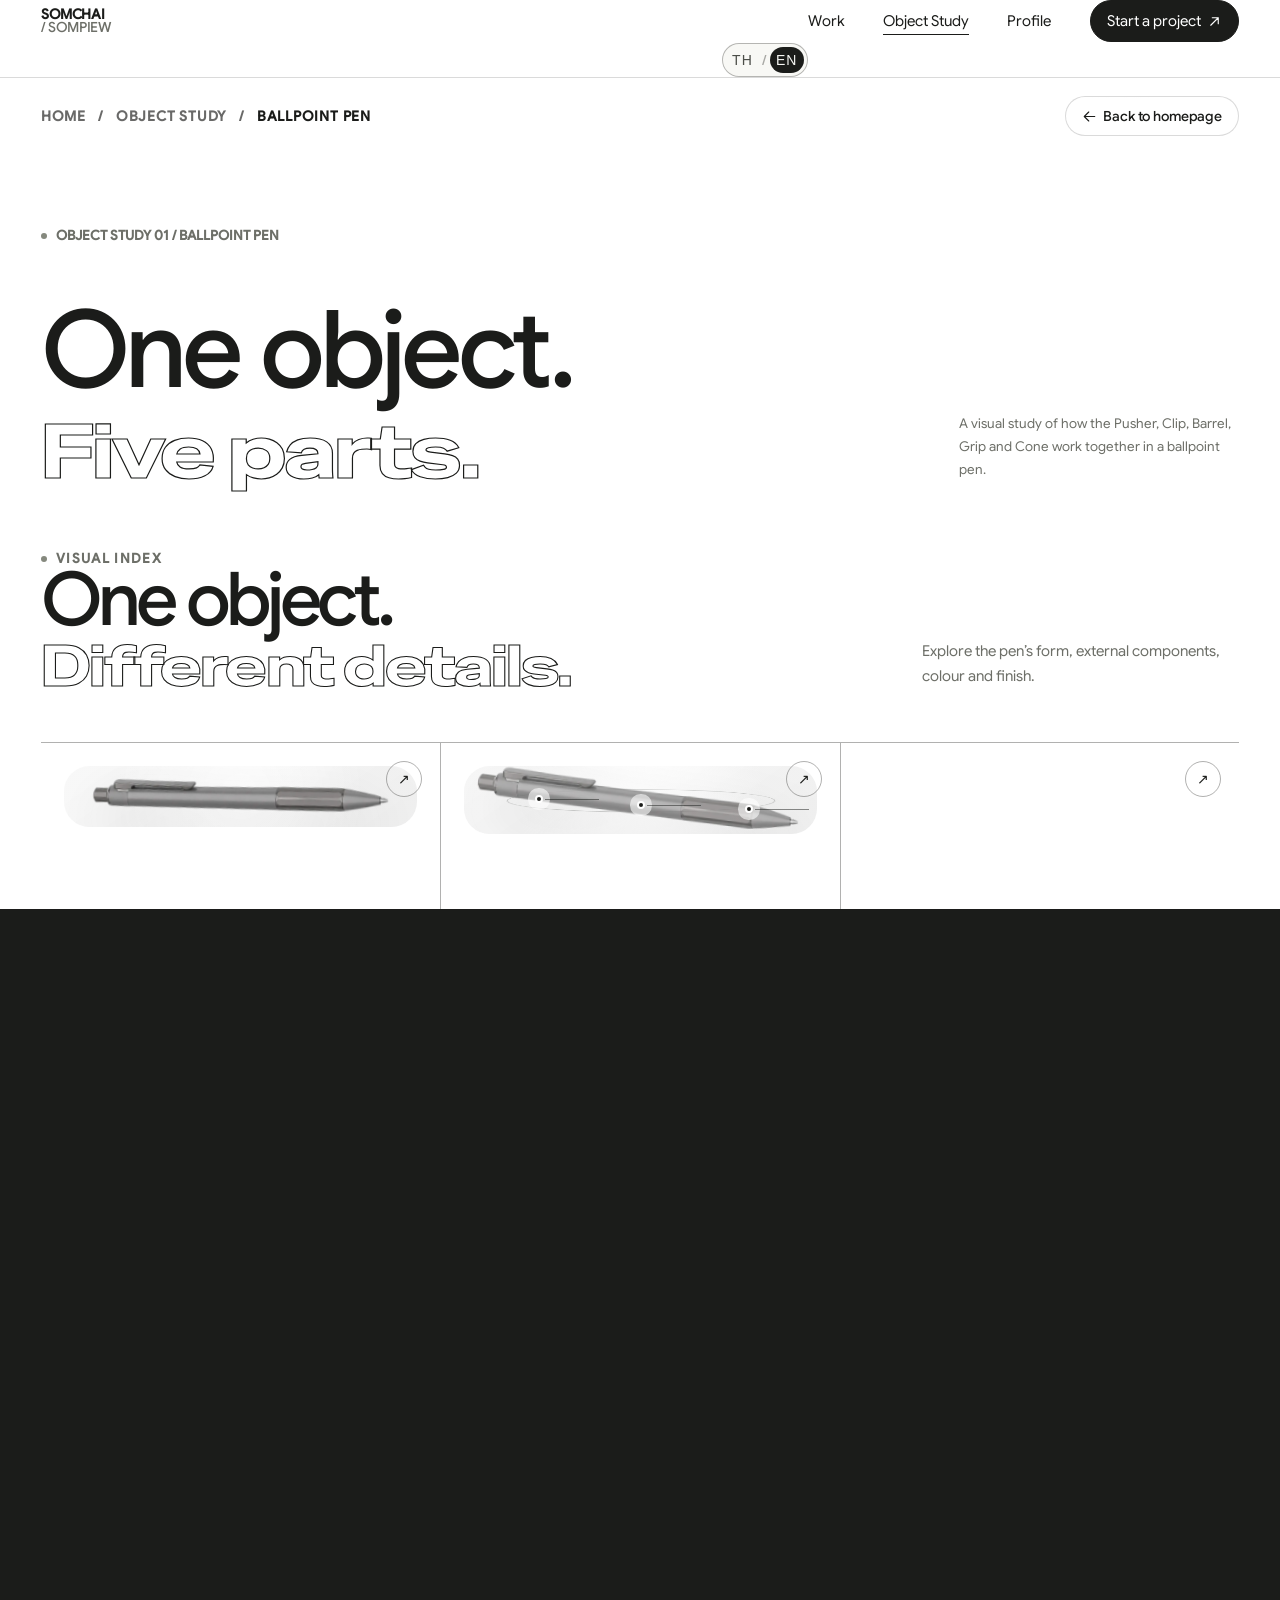
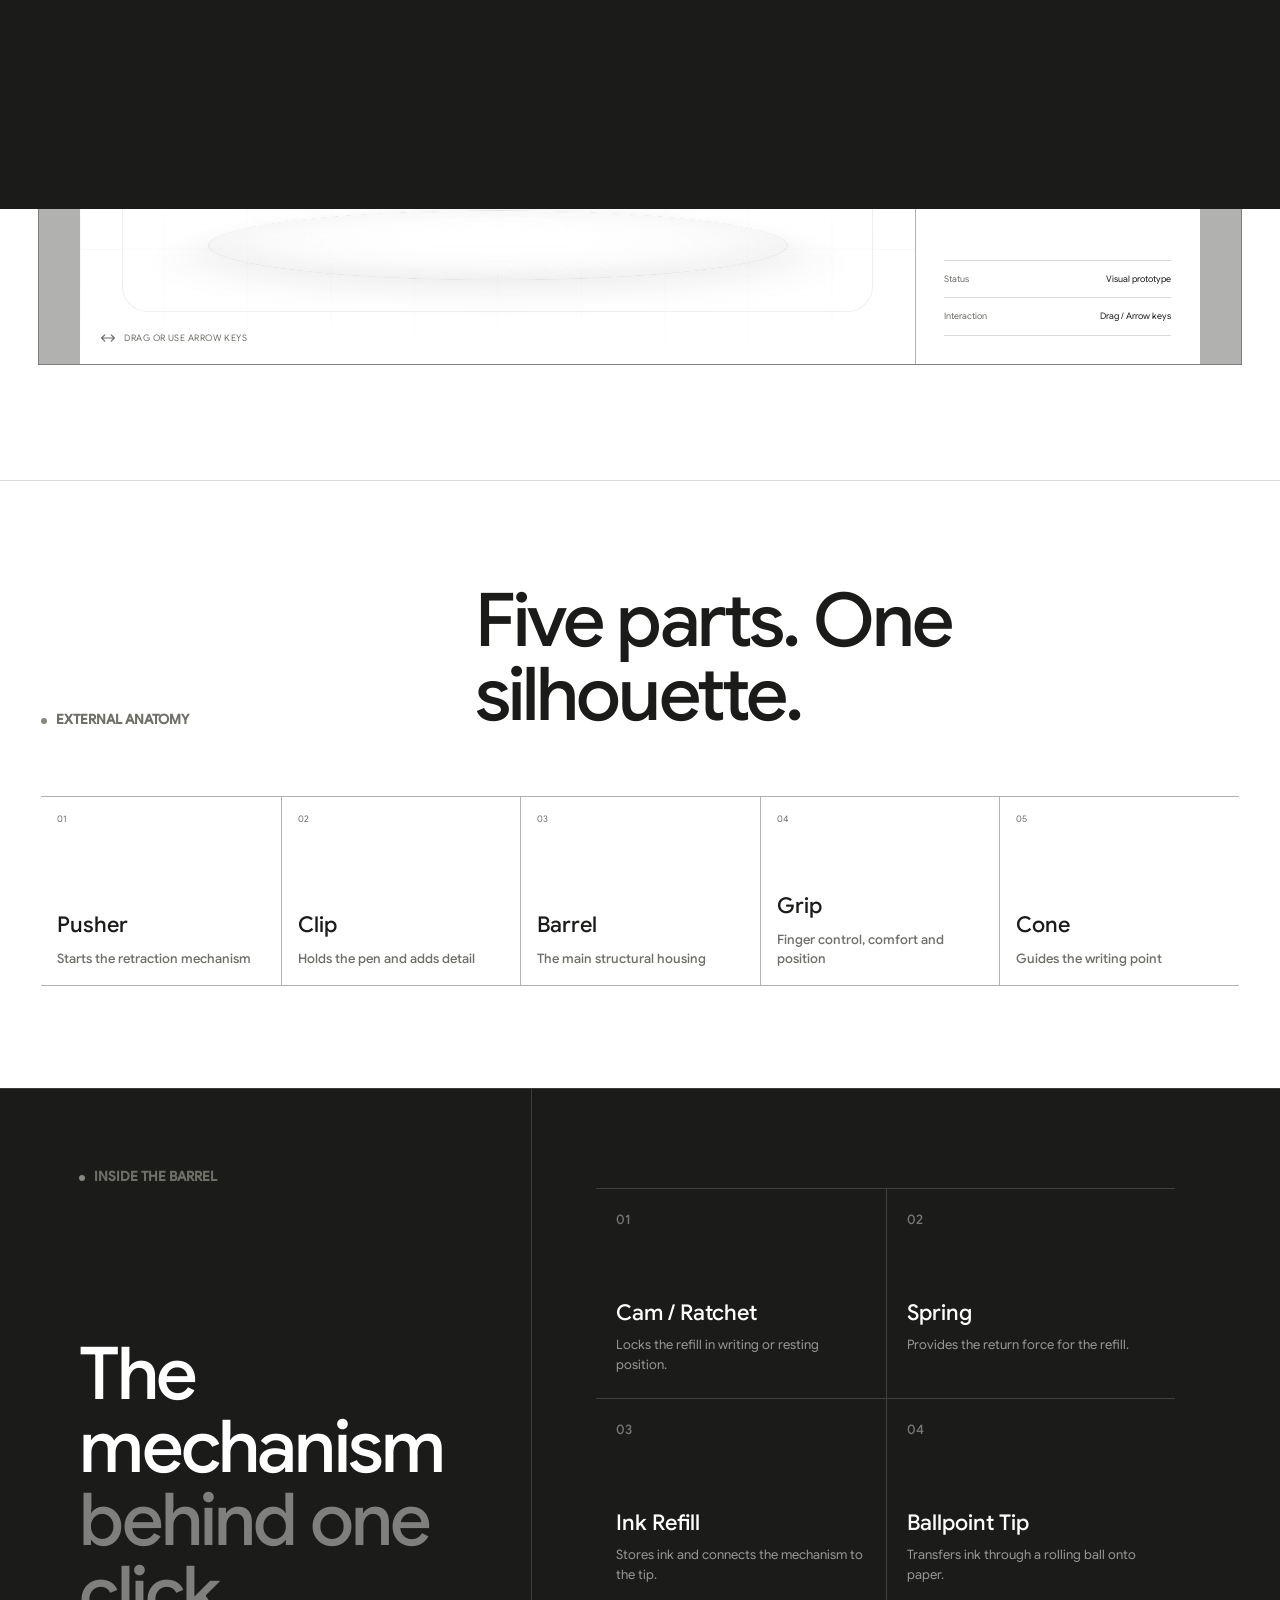
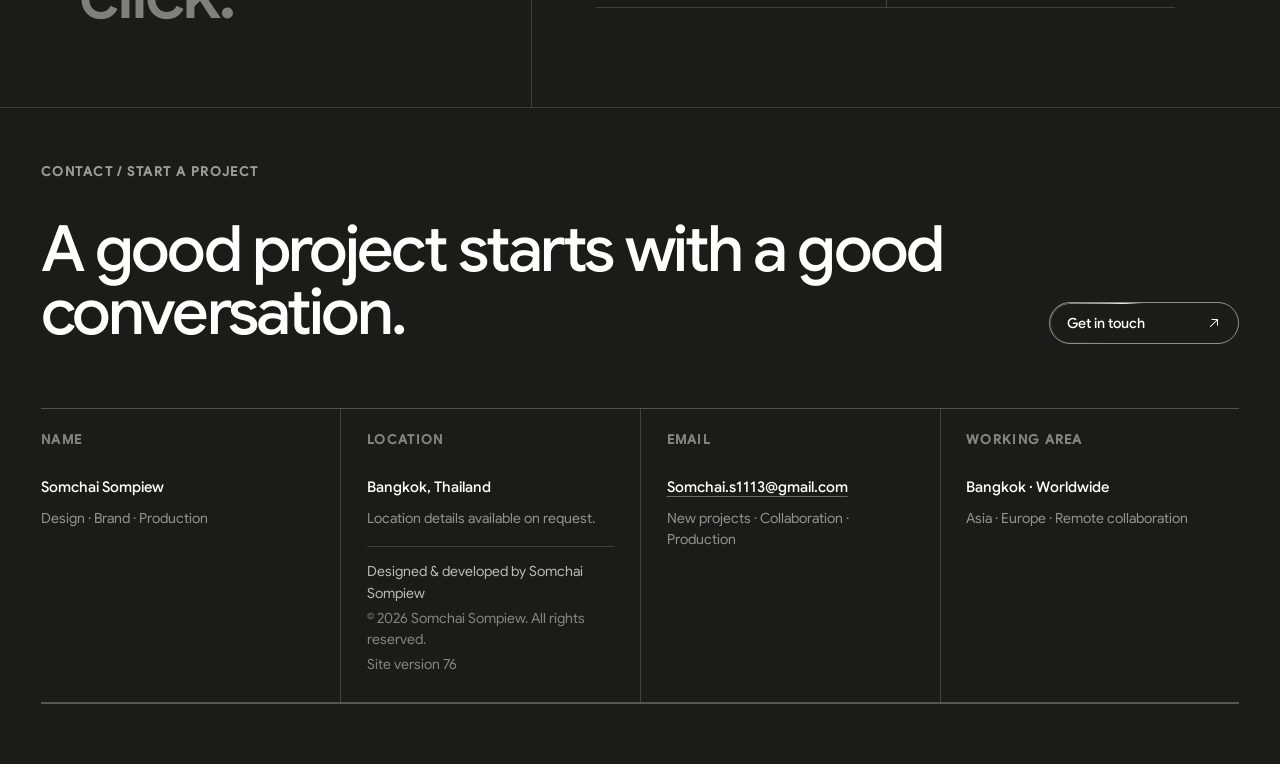
<file: object-study.html>
<!DOCTYPE html>
<html lang="en">
  <head>
    <meta charset="utf-8">
    <meta name="viewport" content="width=device-width, initial-scale=1">
    <meta name="theme-color" content="#f7f7f4">
    <meta name="description" content="Interactive ballpoint pen anatomy study by Somchai Sompiew.">
    <title>Object Study 01 | Somchai Sompiew</title>
    <meta name="build-version" content="v63-eyebrow-overlap-fix">
    <link rel="icon" href="favicon.svg" type="image/svg+xml">
    <script>document.documentElement.classList.add("motion-enabled");</script>
    <link rel="stylesheet" href="assets/css/main.css?v=531">
    <link rel="stylesheet" href="assets/css/ui-controls.css?v=531">
    <link rel="stylesheet" href="assets/css/v34-responsive-refine.css?v=531">
    <link rel="stylesheet" href="assets/css/v35-production-fix.css?v=531">
    <link rel="stylesheet" href="assets/css/v40-display-brand-groups-others-inline.css?v=531">
    <link rel="stylesheet" href="assets/css/object-study.css?v=531">
    <link rel="stylesheet" href="assets/css/v56-main-cover-credits.css?v=560">
    <link rel="stylesheet" href="assets/css/v57-object-study-visual-refine.css?v=570">
    <link rel="stylesheet" href="assets/css/v70-alignment-unify.css?v=700">
    <link rel="stylesheet" href="assets/css/v73-legibility.css?v=730">
    <link rel="stylesheet" href="assets/css/v74-type-scale.css?v=740">
    <link rel="stylesheet" href="assets/css/v75-review-round-4.css?v=750">
    <script src="assets/js/shared.js?v=531" defer></script>
    <script src="assets/js/site-version.js?v=760" defer></script>
    <script src="assets/js/motion.js?v=760" defer></script>
    <script src="assets/js/pen-study.js?v=760" defer></script>
      <script src="assets/js/image-protection.js?v=531" defer></script>
      <link rel="stylesheet" href="assets/css/v76-content-review.css?v=760">
  </head>
  <body data-build="v63-eyebrow-overlap-fix" class="object-study-page" data-pen-mode="overview">
    <a class="skip-link" href="#study-content" data-i18n-en="Skip to object study" data-i18n-th="ข้ามไปยังส่วนศึกษาผลิตภัณฑ์">Skip to object study</a>

    <header class="site-header">
      <a class="wordmark" href="home.html" aria-label="Somchai Sompiew portfolio home">
        <strong>SOMCHAI</strong>
        <span>/ SOMPIEW</span>
      </a>

      <nav class="site-nav" id="site-nav" aria-label="Primary navigation">
        <a href="home.html#work" data-i18n-en="Work" data-i18n-th="ผลงาน">Work</a>
        <a href="object-study.html" aria-current="page" data-i18n-en="Object Study" data-i18n-th="ศึกษาผลิตภัณฑ์">Object Study</a>
        <a href="profile.html" data-i18n-en="Profile" data-i18n-th="โปรไฟล์">Profile</a>
        <a class="nav-contact icon-link" href="mailto:Somchai.s1113@gmail.com">
          <span data-i18n-en="Start a project" data-i18n-th="เริ่มโปรเจกต์">Start a project</span>
          <svg class="ui-icon" aria-hidden="true" viewBox="0 0 20 20" focusable="false"><path d="M5 15 15 5M7 5h8v8"/></svg>
        </a>
      </nav>

      <div class="site-header-tools">
        <div class="language-toggle" role="group" aria-label="Language">
          <button type="button" data-language="th" aria-pressed="false">TH</button>
          <span aria-hidden="true">/</span>
          <button type="button" data-language="en" aria-pressed="true">EN</button>
        </div>
        <button
          class="menu-button"
          id="menu-button"
          type="button"
          aria-controls="site-nav"
          aria-expanded="false"
          data-i18n-menu-en="Menu"
          data-i18n-menu-th="เมนู"
          data-i18n-close-en="Close"
          data-i18n-close-th="ปิด"
        >Menu</button>
      </div>
    </header>

    <section class="page-context shell" aria-label="Current page location">
      <p class="page-context__path" data-page-address="object-study"><a href="home.html" data-i18n-en="Home" data-i18n-th="หน้าหลัก">Home</a><span>/</span><span data-i18n-en="Object Study" data-i18n-th="ศึกษาผลิตภัณฑ์">Object Study</span><span>/</span><strong data-i18n-en="Ballpoint Pen" data-i18n-th="ปากกาลูกลื่น">Ballpoint Pen</strong></p>
      <a class="page-context__home icon-link stroke-flow-button" href="home.html"><svg class="ui-icon" aria-hidden="true" viewBox="0 0 20 20" focusable="false"><path d="M17 10H3M9 4l-6 6 6 6"/></svg><span data-i18n-en="Back to homepage" data-i18n-th="กลับหน้าหลัก">Back to homepage</span></a>
    </section>

    <main id="study-content">
      <section class="study-intro" id="overview">
        <p class="eyebrow"><span></span><span class="eyebrow-copy" data-i18n-en="Object Study 01 / Ballpoint Pen" data-i18n-th="Object Study 01 / ปากกาลูกลื่น">Object Study 01 / Ballpoint Pen</span></p>
        <div class="study-intro__grid">
          <h1>
            <span data-i18n-en="One object." data-i18n-th="หนึ่งวัตถุ">One object.</span>
            <em data-i18n-en="Five parts." data-i18n-th="ห้าส่วนประกอบ">Five parts.</em>
          </h1>
          <p data-i18n-en="A visual study of how the Pusher, Clip, Barrel, Grip and Cone work together in a ballpoint pen." data-i18n-th="การศึกษารูปทรงและส่วนประกอบ เพื่อดูว่า Pusher, Clip, Barrel, Grip และ Cone ทำงานร่วมกันอย่างไรในปากกาลูกลื่นหนึ่งด้าม">
            A visual study of how the Pusher, Clip, Barrel, Grip and Cone work together in a ballpoint pen.
          </p>
        </div>
      </section>

      <section class="study-category-select" aria-labelledby="study-category-title">
        <div class="study-category-select__heading">
          <div>
            <p class="eyebrow"><span></span><span class="eyebrow-copy" data-i18n-en="Visual index" data-i18n-th="ดัชนีภาพ">Visual index</span></p>
            <h2 id="study-category-title">
              <span data-i18n-en="One object." data-i18n-th="หนึ่งผลิตภัณฑ์">One object.</span>
              <em data-i18n-en="Different details." data-i18n-th="หลายมุมมองรายละเอียด">Different details.</em>
            </h2>
          </div>
          <p data-i18n-en="Explore the pen’s form, external components, colour and finish." data-i18n-th="สำรวจรูปทรง ชิ้นส่วนภายนอก สี และพื้นผิวของปากกา">
            Explore the pen’s form, external components, colour and finish.
          </p>
        </div>

        <div class="study-category-grid" aria-label="Object study categories">
          <button class="study-category-card study-category-card--form" type="button" data-mode-jump="overview">
            <span class="study-category-card__visual" aria-hidden="true">
              <img src="assets/images/object-study/neutral-grey-ballpoint-transparent.png" alt="" width="1672" height="941" draggable="false">
            </span>
            <span class="study-category-card__copy">
              <small>01</small>
              <span><strong data-i18n-en="Form &amp; Proportion" data-i18n-th="รูปทรงและสัดส่วน">Form &amp; Proportion</strong><b data-i18n-en="View the full silhouette as a 2.5D product model." data-i18n-th="ดูรูปทรงโดยรวมในรูปแบบโมเดลผลิตภัณฑ์ 2.5D">View the full silhouette as a 2.5D product model.</b></span>
            </span>
          </button>

          <button class="study-category-card study-category-card--anatomy" type="button" data-mode-jump="anatomy">
            <span class="study-category-card__visual" aria-hidden="true">
              <img src="assets/images/object-study/neutral-grey-ballpoint-transparent.png" alt="" width="1672" height="941" draggable="false">
              <span class="study-category-markers"><i></i><i></i><i></i></span>
            </span>
            <span class="study-category-card__copy">
              <small>02</small>
              <span><strong data-i18n-en="Anatomy &amp; Structure" data-i18n-th="ส่วนประกอบและโครงสร้าง">Anatomy &amp; Structure</strong><b data-i18n-en="Inspect the five external components and their relationships." data-i18n-th="สำรวจส่วนประกอบภายนอกทั้งห้าและความสัมพันธ์ของแต่ละชิ้น">Inspect the five external components and their relationships.</b></span>
            </span>
          </button>

          <button class="study-category-card study-category-card--cmf" type="button" data-mode-jump="colour">
            <span class="study-category-card__visual" aria-hidden="true">
              <img src="assets/images/object-study/neutral-grey-ballpoint-transparent.png" alt="" width="1672" height="941" draggable="false">
              <img src="assets/images/object-study/neutral-grey-ballpoint-transparent.png" alt="" width="1672" height="941" draggable="false">
              <img src="assets/images/object-study/neutral-grey-ballpoint-transparent.png" alt="" width="1672" height="941" draggable="false">
            </span>
            <span class="study-category-card__copy">
              <small>03</small>
              <span><strong data-i18n-en="Colour, Material &amp; Finish" data-i18n-th="สี วัสดุ และพื้นผิว">Colour, Material &amp; Finish</strong><b data-i18n-en="Compare colour, material and finish while keeping the same form." data-i18n-th="เปรียบเทียบสี วัสดุ และผิวสัมผัส โดยใช้รูปทรงเดิม">Compare colour, material and finish while keeping the same form.</b></span>
            </span>
          </button>
        </div>
      </section>

      <section class="study-shell" aria-label="Interactive pen presentation">
        <nav class="study-modes" aria-label="Object study modes">
          <p data-i18n-en="Explore" data-i18n-th="สำรวจ">Explore</p>
          <button type="button" class="is-active" data-mode-button="overview" aria-pressed="true"><small>01</small><span data-i18n-en="Overview" data-i18n-th="ภาพรวม">Overview</span></button>
          <button type="button" data-mode-button="anatomy" aria-pressed="false"><small>02</small><span data-i18n-en="Anatomy" data-i18n-th="ส่วนประกอบ">Anatomy</span></button>
          <button type="button" data-mode-button="exploded" aria-pressed="false"><small>03</small><span data-i18n-en="Exploded View" data-i18n-th="แยกโครงสร้าง">Exploded View</span></button>
          <button type="button" data-mode-button="material" aria-pressed="false"><small>04</small><span data-i18n-en="Material & Finish" data-i18n-th="วัสดุและผิวสัมผัส">Material &amp; Finish</span></button>
          <button type="button" data-mode-button="colour" aria-pressed="false"><small>05</small><span data-i18n-en="Colour System" data-i18n-th="ระบบสี">Colour System</span></button>
        </nav>

        <section class="study-stage" data-study-stage style="--active-colour:#7c7d7a">
          <header class="stage-header">
            <span data-i18n-en="2.5D visual prototype" data-i18n-th="ต้นแบบภาพ 2.5D">2.5D visual prototype</span>
            <span data-stage-count>01 / 05</span>
          </header>

          <div class="stage-viewport">
            <section class="stage-mode stage-mode--overview is-active" data-mode-panel="overview" aria-hidden="false">
              <div class="stage-aura" aria-hidden="true"></div>
              <div class="pen-model pen-model--draggable" data-pen-model tabindex="0" aria-label="Interactive neutral grey ballpoint pen" data-aria-en="Interactive neutral grey ballpoint pen" data-aria-th="ปากกาลูกลื่นสีเทาแบบโต้ตอบ">
                <img src="assets/images/object-study/neutral-grey-ballpoint-transparent.png" alt="Neutral grey retractable ballpoint pen" width="1672" height="941" fetchpriority="high" draggable="false">
              </div>
              <p class="stage-hint">
                <svg class="ui-icon" aria-hidden="true" viewBox="0 0 20 20"><path d="M2 10h16M6 6l-4 4 4 4M14 6l4 4-4 4"/></svg>
                <span data-i18n-en="Drag or use arrow keys" data-i18n-th="ลากหรือใช้ปุ่มลูกศร">Drag or use arrow keys</span>
              </p>
            </section>

            <section class="stage-mode stage-mode--anatomy" data-mode-panel="anatomy" aria-hidden="true" hidden>
              <div class="anatomy-board">
                <img class="anatomy-pen" src="assets/images/object-study/neutral-grey-ballpoint-transparent.png" alt="Ballpoint pen anatomy" width="1672" height="941" draggable="false">
                <svg class="anatomy-lines" viewBox="0 0 1000 520" aria-hidden="true">
                  <path d="M118 121 H208 V265"/><circle cx="208" cy="265" r="6"/>
                  <path d="M320 104 V222 H288"/><circle cx="288" cy="222" r="6"/>
                  <path d="M510 92 V252"/><circle cx="510" cy="252" r="6"/>
                  <path d="M746 382 V312 H770"/><circle cx="770" cy="312" r="6"/>
                  <path d="M874 380 V330 H844"/><circle cx="844" cy="330" r="6"/>
                </svg>
                <button class="anatomy-label anatomy-label--pusher" type="button" data-pen-part="pusher" aria-pressed="false"><small>01</small><strong>Pusher</strong></button>
                <button class="anatomy-label anatomy-label--clip" type="button" data-pen-part="clip" aria-pressed="false"><small>02</small><strong>Clip</strong></button>
                <button class="anatomy-label anatomy-label--barrel is-active" type="button" data-pen-part="barrel" aria-pressed="true"><small>03</small><strong>Barrel</strong></button>
                <button class="anatomy-label anatomy-label--grip" type="button" data-pen-part="grip" aria-pressed="false"><small>04</small><strong>Grip</strong></button>
                <button class="anatomy-label anatomy-label--cone" type="button" data-pen-part="cone" aria-pressed="false"><small>05</small><strong>Cone</strong></button>
              </div>
              <div class="anatomy-mobile-list" aria-label="Pen parts">
                <button type="button" data-pen-part="pusher"><small>01</small><span>Pusher</span></button>
                <button type="button" data-pen-part="clip"><small>02</small><span>Clip</span></button>
                <button type="button" data-pen-part="barrel" class="is-active"><small>03</small><span>Barrel</span></button>
                <button type="button" data-pen-part="grip"><small>04</small><span>Grip</span></button>
                <button type="button" data-pen-part="cone"><small>05</small><span>Cone</span></button>
              </div>
            </section>

            <section class="stage-mode stage-mode--exploded" data-mode-panel="exploded" aria-hidden="true" hidden>
              <div class="exploded-pen-wrap" aria-hidden="true">
                <img src="assets/images/object-study/neutral-grey-ballpoint-transparent.png" alt="" width="1672" height="941" draggable="false">
              </div>
              <div class="exploded-sequence" aria-label="Five external pen components">
                <article tabindex="0" data-exploded-part="pusher" style="--part-scale:.65"><span>01</span><i></i><strong>Pusher</strong><p data-i18n-en="Where the click action starts." data-i18n-th="จุดเริ่มต้นของกลไกกด">Where the click action starts.</p></article>
                <article tabindex="0" data-exploded-part="clip" style="--part-scale:.78"><span>02</span><i></i><strong>Clip</strong><p data-i18n-en="Holds the pen and adds a visual detail." data-i18n-th="ใช้ยึดปากกาและเพิ่มรายละเอียดให้ตัวด้าม">Holds the pen and adds a visual detail.</p></article>
                <article tabindex="0" data-exploded-part="barrel" class="is-active" style="--part-scale:1.7"><span>03</span><i></i><strong>Barrel</strong><p data-i18n-en="Main housing for the internal parts." data-i18n-th="โครงสร้างหลักที่เก็บชิ้นส่วนภายใน">Main housing for the internal parts.</p></article>
                <article tabindex="0" data-exploded-part="grip" style="--part-scale:1.05"><span>04</span><i></i><strong>Grip</strong><p data-i18n-en="Grip area for finger control." data-i18n-th="บริเวณ Grip สำหรับควบคุมด้วยนิ้วมือ">Grip area for finger control.</p></article>
                <article tabindex="0" data-exploded-part="cone" style="--part-scale:.9"><span>05</span><i></i><strong>Cone</strong><p data-i18n-en="Guides the writing tip." data-i18n-th="จัดแนวและนำหัวเขียน">Guides the writing tip.</p></article>
              </div>
              <p class="mode-note" data-i18n-en="Explore how the external components fit together." data-i18n-th="สำรวจการประกอบกันของชิ้นส่วนภายนอก">Explore how the external components fit together.</p>
            </section>

            <section class="stage-mode stage-mode--material" data-mode-panel="material" aria-hidden="true" hidden>
              <div class="material-product">
                <div class="material-product__halo" aria-hidden="true"></div>
                <img src="assets/images/object-study/neutral-grey-ballpoint-transparent.png" alt="Neutral grey pen material study" width="1672" height="941" draggable="false">
                <span data-i18n-en="Neutral form" data-i18n-th="รูปทรงกลาง">Neutral form</span>
              </div>
              <div class="material-samples">
                <article class="material-card material-card--satin">
                  <div class="material-card__preview material-card__preview--barrel" aria-hidden="true"><img src="assets/images/object-study/neutral-grey-ballpoint-transparent.png" alt="" width="1672" height="941" draggable="false"></div>
                  <div><small>01 / Barrel</small><strong data-i18n-en="Satin polymer" data-i18n-th="พอลิเมอร์ผิวซาติน">Satin polymer</strong><p data-i18n-en="Soft reflection with fewer strong highlights." data-i18n-th="การสะท้อนแสงนุ่มและมีไฮไลต์ไม่มาก">Soft reflection with fewer strong highlights.</p></div>
                </article>
                <article class="material-card material-card--semi">
                  <div class="material-card__preview material-card__preview--grip" aria-hidden="true"><img src="assets/images/object-study/neutral-grey-ballpoint-transparent.png" alt="" width="1672" height="941" draggable="false"></div>
                  <div><small>02 / Grip</small><strong data-i18n-en="Semi-gloss surface" data-i18n-th="พื้นผิวกึ่งเงา">Semi-gloss surface</strong><p data-i18n-en="Stronger highlights around the grip area." data-i18n-th="ไฮไลต์เด่นขึ้นบริเวณส่วน Grip">Stronger highlights around the grip area.</p></div>
                </article>
                <article class="material-card material-card--metal">
                  <div class="material-card__preview material-card__preview--detail" aria-hidden="true"><img src="assets/images/object-study/neutral-grey-ballpoint-transparent.png" alt="" width="1672" height="941" draggable="false"></div>
                  <div><small>03 / Detail</small><strong data-i18n-en="Brushed metal" data-i18n-th="โลหะปัดลาย">Brushed metal</strong><p data-i18n-en="Metal detail used at functional points." data-i18n-th="ใช้รายละเอียดโลหะในตำแหน่งที่เกี่ยวกับการใช้งาน">Metal detail used at functional points.</p></div>
                </article>
              </div>
            </section>

            <section class="stage-mode stage-mode--colour" data-mode-panel="colour" aria-hidden="true" hidden>
              <div class="colour-product">
                <div class="colour-glow" aria-hidden="true"></div>
                <div class="colour-product__caption"><small data-i18n-en="CMF preview" data-i18n-th="ตัวอย่าง CMF">CMF preview</small><strong data-i18n-en="Select a neutral value" data-i18n-th="เลือกค่าสีกลาง">Select a neutral value</strong></div>
                <img src="assets/images/object-study/neutral-grey-ballpoint-transparent.png" alt="Pen colour system study" width="1672" height="941" draggable="false">
                <span class="colour-product__tint" aria-hidden="true"></span>
              </div>
              <div class="colour-controls" role="group" aria-label="Neutral colour values">
                <button type="button" class="is-active" data-colour="#2f302f" aria-pressed="true" style="--swatch:#2f302f"><i>01</i><span>#2F302F</span></button>
                <button type="button" data-colour="#555654" aria-pressed="false" style="--swatch:#555654"><i>02</i><span>#555654</span></button>
                <button type="button" data-colour="#7c7d7a" aria-pressed="false" style="--swatch:#7c7d7a"><i>03</i><span>#7C7D7A</span></button>
                <button type="button" data-colour="#a7a8a4" aria-pressed="false" style="--swatch:#a7a8a4"><i>04</i><span>#A7A8A4</span></button>
                <button type="button" data-colour="#d6d6d2" aria-pressed="false" style="--swatch:#d6d6d2"><i>05</i><span>#D6D6D2</span></button>
              </div>
              <p class="mode-note" data-i18n-en="Select a value to compare colour without changing the product geometry." data-i18n-th="เลือกค่าสีเพื่อเปรียบเทียบโทน โดยไม่เปลี่ยนรูปทรงของผลิตภัณฑ์">Select a value to compare colour without changing the product geometry.</p>
            </section>
          </div>
        </section>

        <aside class="study-info" aria-live="polite">
          <p class="study-info__index" data-info-index>01 / Overview</p>
          <div class="study-info__body">
            <h2 data-info-title>One object.
Five parts.</h2>
            <p data-info-copy>A neutral-grey prototype establishes the proportions before colour, materials and production details are developed.</p>
          </div>
          <dl>
            <div><dt data-i18n-en="Status" data-i18n-th="สถานะ">Status</dt><dd data-info-status>Visual prototype</dd></div>
            <div><dt data-i18n-en="Interaction" data-i18n-th="การโต้ตอบ">Interaction</dt><dd data-info-action>Drag / Select a mode</dd></div>
          </dl>
        </aside>
      </section>

      <section class="pen-parts-section" id="components">
        <div class="pen-parts-heading">
          <p class="eyebrow"><span></span><span class="eyebrow-copy" data-i18n-en="External anatomy" data-i18n-th="โครงสร้างภายนอก">External anatomy</span></p>
          <h2 data-i18n-en="Five parts. One silhouette." data-i18n-th="ห้าส่วนประกอบ หนึ่งรูปทรงโดยรวม">Five parts. One silhouette.</h2>
        </div>
        <div class="pen-parts-list">
          <button type="button" data-part-jump="pusher"><small>01</small><strong>Pusher</strong><span data-i18n-en="Starts the retraction mechanism" data-i18n-th="เริ่มการทำงานของกลไกกด">Starts the retraction mechanism</span></button>
          <button type="button" data-part-jump="clip"><small>02</small><strong>Clip</strong><span data-i18n-en="Holds the pen and adds detail" data-i18n-th="ใช้ยึดปากกาและเพิ่มรายละเอียด">Holds the pen and adds detail</span></button>
          <button type="button" data-part-jump="barrel"><small>03</small><strong>Barrel</strong><span data-i18n-en="The main structural housing" data-i18n-th="โครงสร้างหลักที่รวมทุกชิ้นส่วน">The main structural housing</span></button>
          <button type="button" data-part-jump="grip"><small>04</small><strong>Grip</strong><span data-i18n-en="Finger control, comfort and position" data-i18n-th="ควบคุมนิ้ว ความถนัด และตำแหน่ง">Finger control, comfort and position</span></button>
          <button type="button" data-part-jump="cone"><small>05</small><strong>Cone</strong><span data-i18n-en="Guides the writing point" data-i18n-th="ประคองและนำหัวเขียน">Guides the writing point</span></button>
        </div>
      </section>

      <section class="pen-mechanism-section" id="mechanism">
        <div class="pen-mechanism-copy">
          <p class="eyebrow light"><span></span><span class="eyebrow-copy" data-i18n-en="Inside the barrel" data-i18n-th="ภายในตัวด้าม">Inside the barrel</span></p>
          <h2><span data-i18n-en="The mechanism" data-i18n-th="กลไกภายใน">The mechanism</span><em data-i18n-en="behind one click." data-i18n-th="เบื้องหลังหนึ่งจังหวะกด">behind one click.</em></h2>
        </div>
        <div class="pen-mechanism-grid">
          <article><span>01</span><h3>Cam / Ratchet</h3><p data-i18n-en="Locks the refill in writing or resting position." data-i18n-th="ล็อกไส้ปากกาให้อยู่ในตำแหน่งเขียนหรือพัก">Locks the refill in writing or resting position.</p></article>
          <article><span>02</span><h3>Spring</h3><p data-i18n-en="Provides the return force for the refill." data-i18n-th="ให้แรงดันกลับแก่ไส้ปากกา">Provides the return force for the refill.</p></article>
          <article><span>03</span><h3>Ink Refill</h3><p data-i18n-en="Stores ink and connects the mechanism to the tip." data-i18n-th="เก็บหมึกและเชื่อมกลไกเข้ากับหัวเขียน">Stores ink and connects the mechanism to the tip.</p></article>
          <article><span>04</span><h3>Ballpoint Tip</h3><p data-i18n-en="Transfers ink through a rolling ball onto paper." data-i18n-th="ส่งหมึกผ่านลูกบอลขนาดเล็กลงสู่พื้นผิวกระดาษ">Transfers ink through a rolling ball onto paper.</p></article>
        </div>
      </section>
    </main>

    <footer class="portfolio-footer" id="contact">
      <div class="footer-top footer-contact-head">
        <div>
          <p class="footer-label" data-i18n-en="Contact / Start a project" data-i18n-th="ติดต่อ / เริ่มต้นโปรเจกต์">Contact / Start a project</p>
          <h2 data-i18n-en="A good project starts with a good conversation." data-i18n-th="โปรเจกต์ที่ดีเริ่มจากการคุยกันให้เข้าใจ">A good project starts with a good conversation.</h2>
        </div>
        <a class="footer-contact-cta icon-link stroke-flow-button" href="mailto:Somchai.s1113@gmail.com">
          <span data-i18n-en="Get in touch" data-i18n-th="คุยกัน">Get in touch</span>
          <svg class="ui-icon" aria-hidden="true" viewBox="0 0 20 20" focusable="false"><path d="M5 15 15 5M7 5h8v8"/></svg>
        </a>
      </div>
      <div class="footer-directory">
        <section>
          <span data-i18n-en="Name" data-i18n-th="ชื่อ">Name</span>
          <strong>Somchai Sompiew</strong>
          <p data-i18n-en="Design · Brand · Production" data-i18n-th="ดีไซน์ · แบรนด์ · การผลิต">Design · Brand · Production</p>
        </section>
        <section>
          <span data-i18n-en="Location" data-i18n-th="ที่ตั้ง">Location</span>
          <strong data-i18n-en="Bangkok, Thailand" data-i18n-th="กรุงเทพมหานคร ประเทศไทย">Bangkok, Thailand</strong>
          <p data-i18n-en="Location details available on request." data-i18n-th="สอบถามรายละเอียดสถานที่ได้ทางอีเมล">Location details available on request.</p>
          <div class="footer-credit" aria-label="Site credits">
            <p data-i18n-en="Designed &amp; developed by Somchai Sompiew" data-i18n-th="ออกแบบและพัฒนาเว็บไซต์โดย Somchai Sompiew">Designed &amp; developed by Somchai Sompiew</p>
            <p data-i18n-en="© 2026 Somchai Sompiew. All rights reserved." data-i18n-th="© 2026 Somchai Sompiew. สงวนลิขสิทธิ์">© 2026 Somchai Sompiew. All rights reserved.</p>
            <p data-site-version data-i18n-en="Site version 70" data-i18n-th="เว็บไซต์เวอร์ชัน 70">Site version 70</p>
          </div>
        </section>
        <section>
          <span data-i18n-en="Email" data-i18n-th="อีเมล">Email</span>
          <a href="mailto:Somchai.s1113@gmail.com">Somchai.s1113@gmail.com</a>
          <p data-i18n-en="New projects · Collaboration · Production" data-i18n-th="โปรเจกต์ใหม่ · งานร่วมมือ · การผลิต">New projects · Collaboration · Production</p>
        </section>
        <section>
          <span data-i18n-en="Working Area" data-i18n-th="พื้นที่รับงาน">Working Area</span>
          <strong data-i18n-en="Bangkok · Worldwide" data-i18n-th="กรุงเทพฯ · ร่วมงานทั่วโลก">Bangkok · Worldwide</strong>
          <p data-i18n-en="Asia · Europe · Remote collaboration" data-i18n-th="เอเชีย · ยุโรป · ทำงานร่วมกันทางไกล">Asia · Europe · Remote collaboration</p>
        </section>
      </div>
      <div class="footer-bottom portfolio-footer__bottom">
        <p>SOMCHAI / SOMPIEW</p>
        <span data-i18n-en="Design · Brand · Production" data-i18n-th="ดีไซน์ · แบรนด์ · การผลิต">Design · Brand · Production</span>
        <a class="icon-link" href="home.html">
          <span data-i18n-en="Back to homepage" data-i18n-th="กลับหน้าหลัก">Back to homepage</span>
          <svg class="ui-icon" aria-hidden="true" viewBox="0 0 20 20" focusable="false"><path d="M17 10H3M9 4l-6 6 6 6"/></svg>
        </a>
      </div>
    </footer>

    <div class="page-transition" aria-hidden="true"><span>SOMCHAI / SOMPIEW</span></div>
  </body>
</html>
</file>
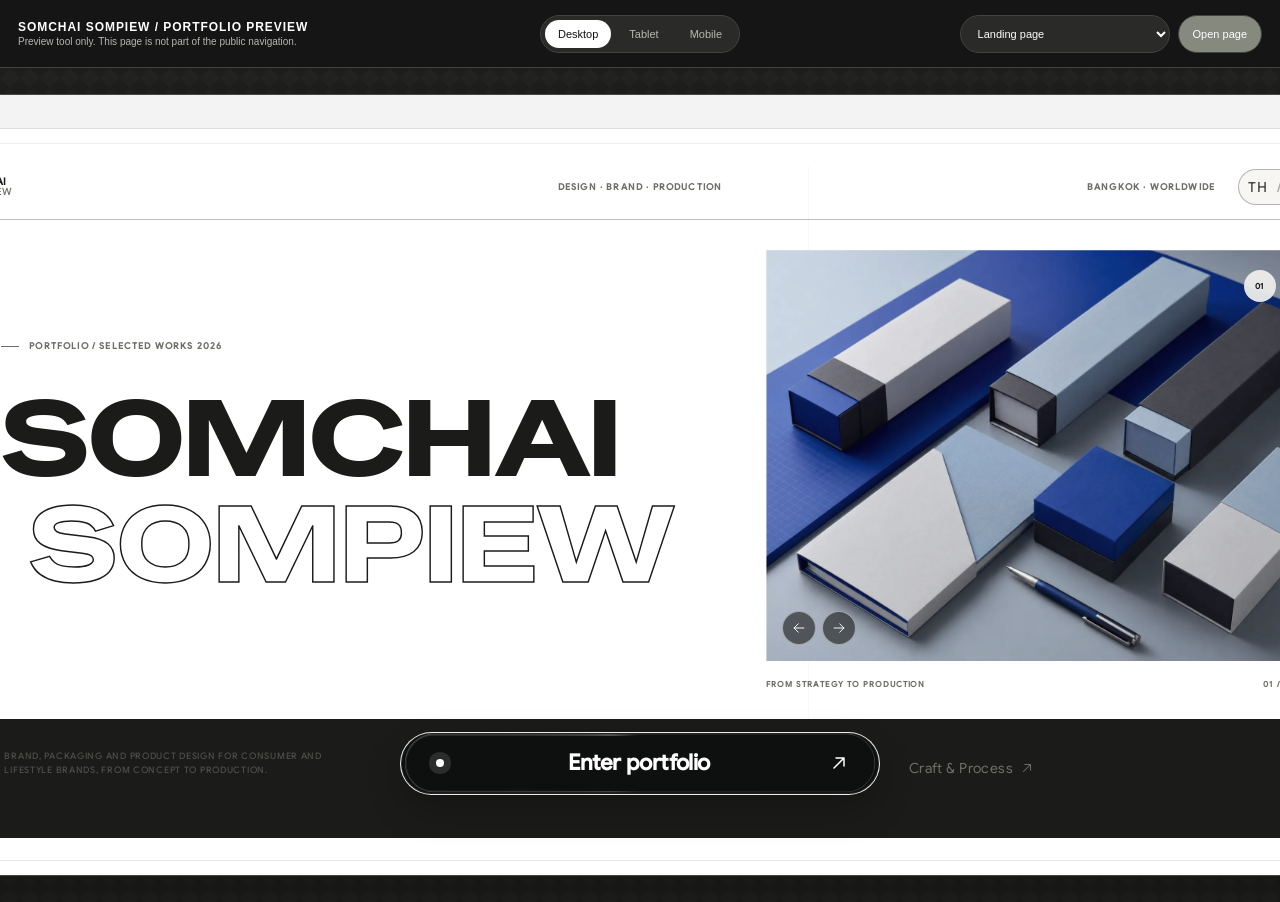
<file: PREVIEW.html>
<!DOCTYPE html>
<html lang="en">
  <head>
    <meta charset="utf-8">
    <meta name="viewport" content="width=device-width, initial-scale=1">
    <meta name="robots" content="noindex">
    <title>Portfolio Preview | Somchai Sompiew</title>
    <style>
      :root {
        --preview-width: 1440px;
        --ink: #1b1c1a;
        --panel: #2a2b28;
        --line: #42433f;
        --muted: #b6b7b1;
        --accent: #85897e;
      }

      * {
        box-sizing: border-box;
      }

      html,
      body {
        min-height: 100%;
      }

      body {
        margin: 0;
        background: var(--ink);
        color: white;
        font-family: Arial, "Noto Sans Thai", sans-serif;
      }

      button,
      select,
      a {
        color: inherit;
        font: inherit;
      }

      .preview-bar {
        position: sticky;
        z-index: 10;
        top: 0;
        display: grid;
        grid-template-columns: minmax(190px, 1fr) auto minmax(190px, 1fr);
        align-items: center;
        gap: 18px;
        min-height: 68px;
        padding: 10px 18px;
        border-bottom: 1px solid var(--line);
        background: rgba(21, 21, 21, 0.96);
        backdrop-filter: blur(14px);
      }

      .preview-title strong,
      .preview-title span {
        display: block;
      }

      .preview-title strong {
        font-size: 12px;
        letter-spacing: 0.08em;
        text-transform: uppercase;
      }

      .preview-title span {
        margin-top: 2px;
        color: var(--muted);
        font-size: 10px;
      }

      .viewport-switcher {
        display: flex;
        gap: 5px;
        padding: 4px;
        border: 1px solid var(--line);
        border-radius: 999px;
        background: var(--panel);
      }

      .viewport-switcher button {
        padding: 8px 13px;
        border: 0;
        border-radius: 999px;
        background: transparent;
        color: var(--muted);
        font-size: 11px;
        cursor: pointer;
      }

      .viewport-switcher button[aria-pressed="true"] {
        background: white;
        color: #111;
      }

      .preview-actions {
        display: flex;
        align-items: center;
        justify-content: flex-end;
        gap: 8px;
      }

      .preview-actions select,
      .preview-actions a {
        min-height: 38px;
        border: 1px solid var(--line);
        border-radius: 999px;
        background: var(--panel);
        font-size: 11px;
      }

      .preview-actions select {
        max-width: 210px;
        padding: 0 34px 0 13px;
      }

      .preview-actions a {
        display: inline-flex;
        align-items: center;
        padding: 0 14px;
        background: var(--accent);
        text-decoration: none;
      }

      .preview-stage {
        display: flex;
        min-height: calc(100vh - 68px);
        align-items: flex-start;
        justify-content: center;
        overflow: auto;
        padding: 26px;
        background:
          linear-gradient(45deg, #20211f 25%, transparent 25%) 0 0 / 20px 20px,
          linear-gradient(-45deg, #20211f 25%, transparent 25%) 0 0 / 20px 20px,
          linear-gradient(45deg, transparent 75%, #20211f 75%) 0 0 / 20px 20px,
          linear-gradient(-45deg, transparent 75%, #20211f 75%) 0 0 / 20px 20px,
          #242522;
      }

      .preview-window {
        width: var(--preview-width);
        flex: 0 0 var(--preview-width);
        overflow: hidden;
        border: 1px solid #464646;
        border-radius: 9px;
        background: white;
        box-shadow: 0 28px 80px rgba(0, 0, 0, 0.42);
        transition: width 220ms ease, flex-basis 220ms ease;
      }

      .browser-top {
        display: flex;
        height: 34px;
        align-items: center;
        gap: 6px;
        padding: 0 12px;
        border-bottom: 1px solid #ddd;
        background: #f3f3f3;
      }

      .browser-top span {
        width: 8px;
        height: 8px;
        border-radius: 50%;
        background: #bbb;
      }

      iframe {
        display: block;
        width: 100%;
        height: calc(100vh - 154px);
        min-height: 680px;
        border: 0;
        background: white;
      }

      @media (max-width: 800px) {
        .preview-bar {
          grid-template-columns: 1fr auto;
        }

        .viewport-switcher {
          display: none;
        }

        .preview-actions select {
          max-width: 155px;
        }

        .preview-actions a {
          display: none;
        }

        .preview-stage {
          padding: 14px;
        }
      }
    </style>
  </head>
  <body>
    <header class="preview-bar">
      <div class="preview-title">
        <strong>Somchai Sompiew / Portfolio Preview</strong>
        <span>Preview tool only. This page is not part of the public navigation.</span>
      </div>

      <div class="viewport-switcher" role="group" aria-label="Preview viewport">
        <button type="button" data-width="1440" aria-pressed="true">Desktop</button>
        <button type="button" data-width="768" aria-pressed="false">Tablet</button>
        <button type="button" data-width="390" aria-pressed="false">Mobile</button>
      </div>

      <div class="preview-actions">
        <label>
          <span hidden>Choose preview page</span>
          <select id="page-select" aria-label="Choose preview page">
            <option value="index.html">Landing page</option>
            <option value="home.html">Portfolio / All work</option>
          </select>
        </label>
        <a id="open-page" href="index.html" target="_blank" rel="noopener">Open page</a>
      </div>
    </header>

    <main class="preview-stage">
      <div class="preview-window">
        <div class="browser-top" aria-hidden="true"><span></span><span></span><span></span></div>
        <iframe id="preview-frame" src="index.html" title="Portfolio website preview"></iframe>
      </div>
    </main>

    <script src="data/categories.js"></script>
    <script src="data/projects.js"></script>
    <script src="assets/js/shared.js"></script>
    <script>
      (function () {
        "use strict";

        const root = document.documentElement;
        const frame = document.querySelector("#preview-frame");
        const pageSelect = document.querySelector("#page-select");
        const openPage = document.querySelector("#open-page");
        const viewportButtons = document.querySelectorAll("[data-width]");
        const portfolio = window.SomchaiPortfolio;

        if (portfolio) {
          portfolio.projects.forEach(function (project) {
            const category = portfolio.categoryById(project.category);
            const option = document.createElement("option");
            option.value = "project.html?id=" + encodeURIComponent(project.slug);
            option.textContent = `${category ? category.label : project.sector} / ${project.title}`;
            pageSelect.append(option);
          });
        }

        viewportButtons.forEach(function (button) {
          button.addEventListener("click", function () {
            root.style.setProperty("--preview-width", button.dataset.width + "px");
            viewportButtons.forEach(function (item) {
              item.setAttribute("aria-pressed", String(item === button));
            });
          });
        });

        pageSelect.addEventListener("change", function () {
          frame.src = pageSelect.value;
          openPage.href = pageSelect.value;
        });
      })();
    </script>
  </body>
</html>
</file>
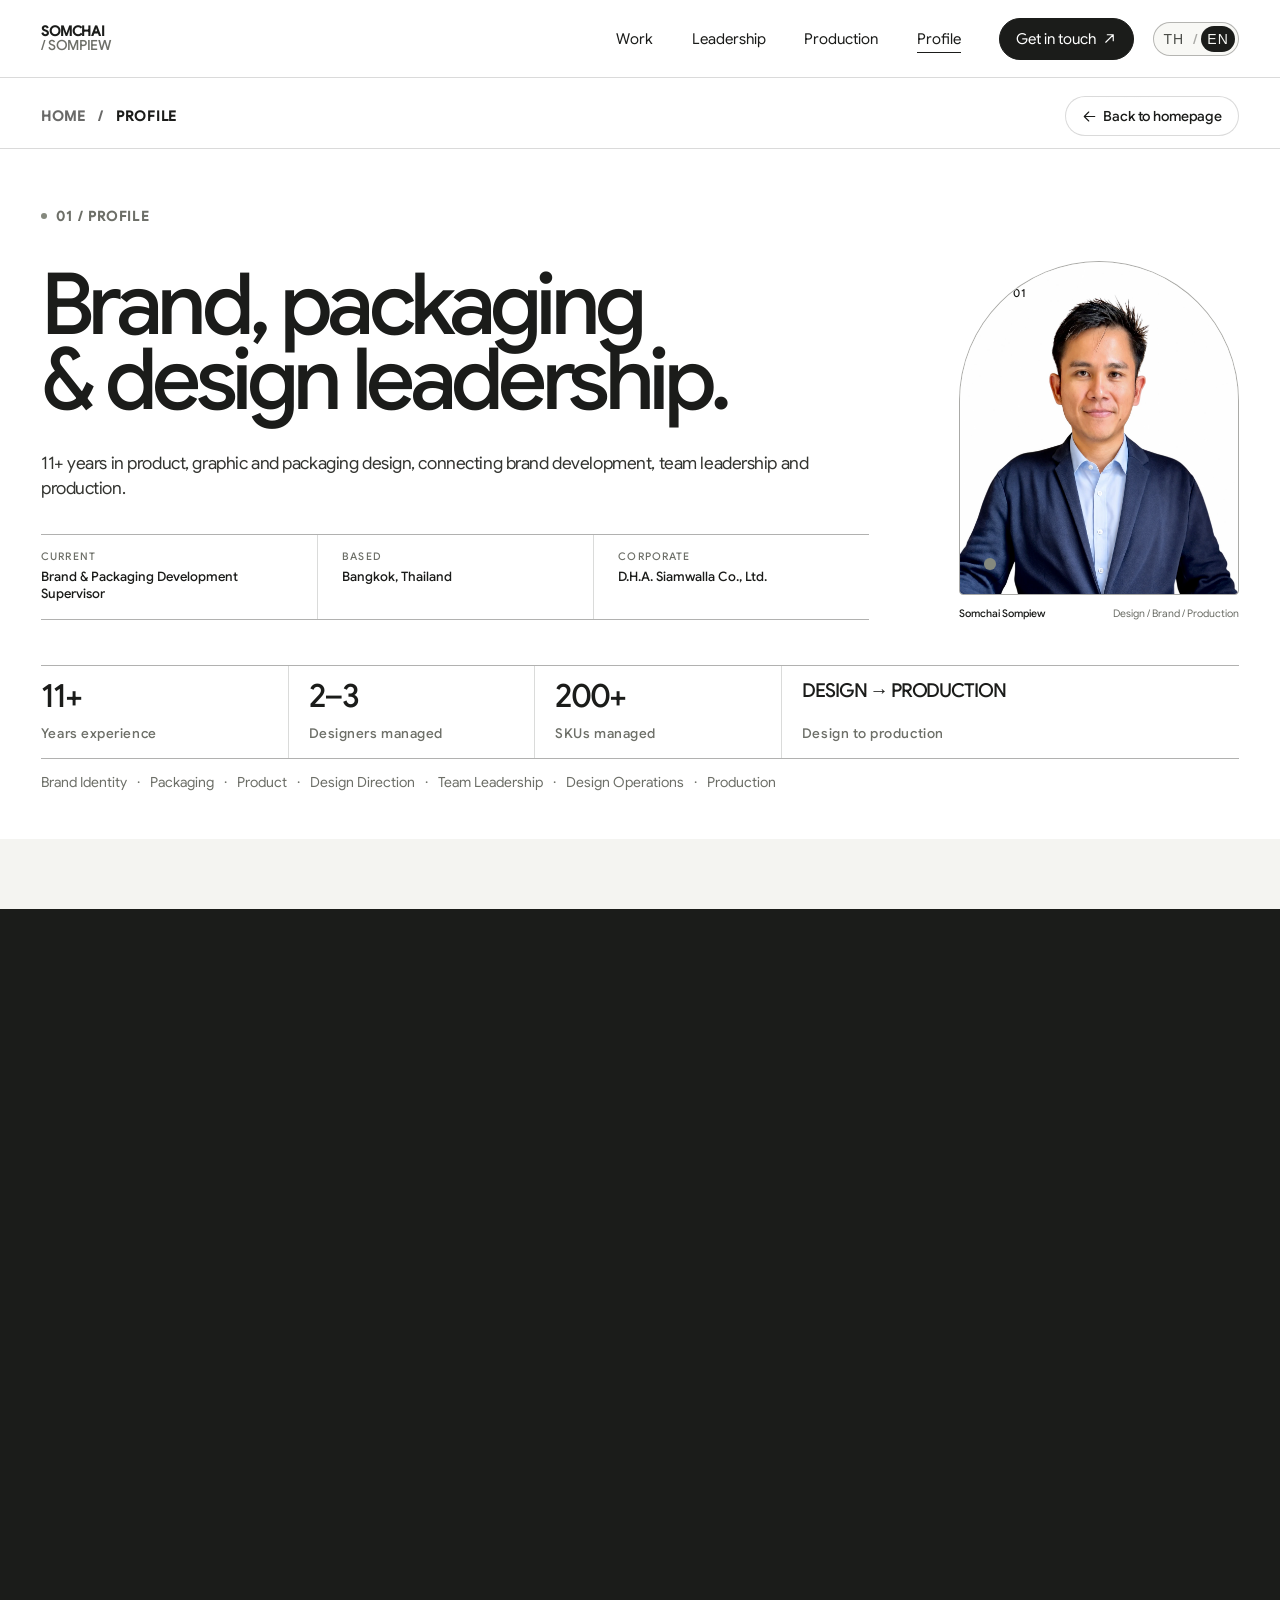
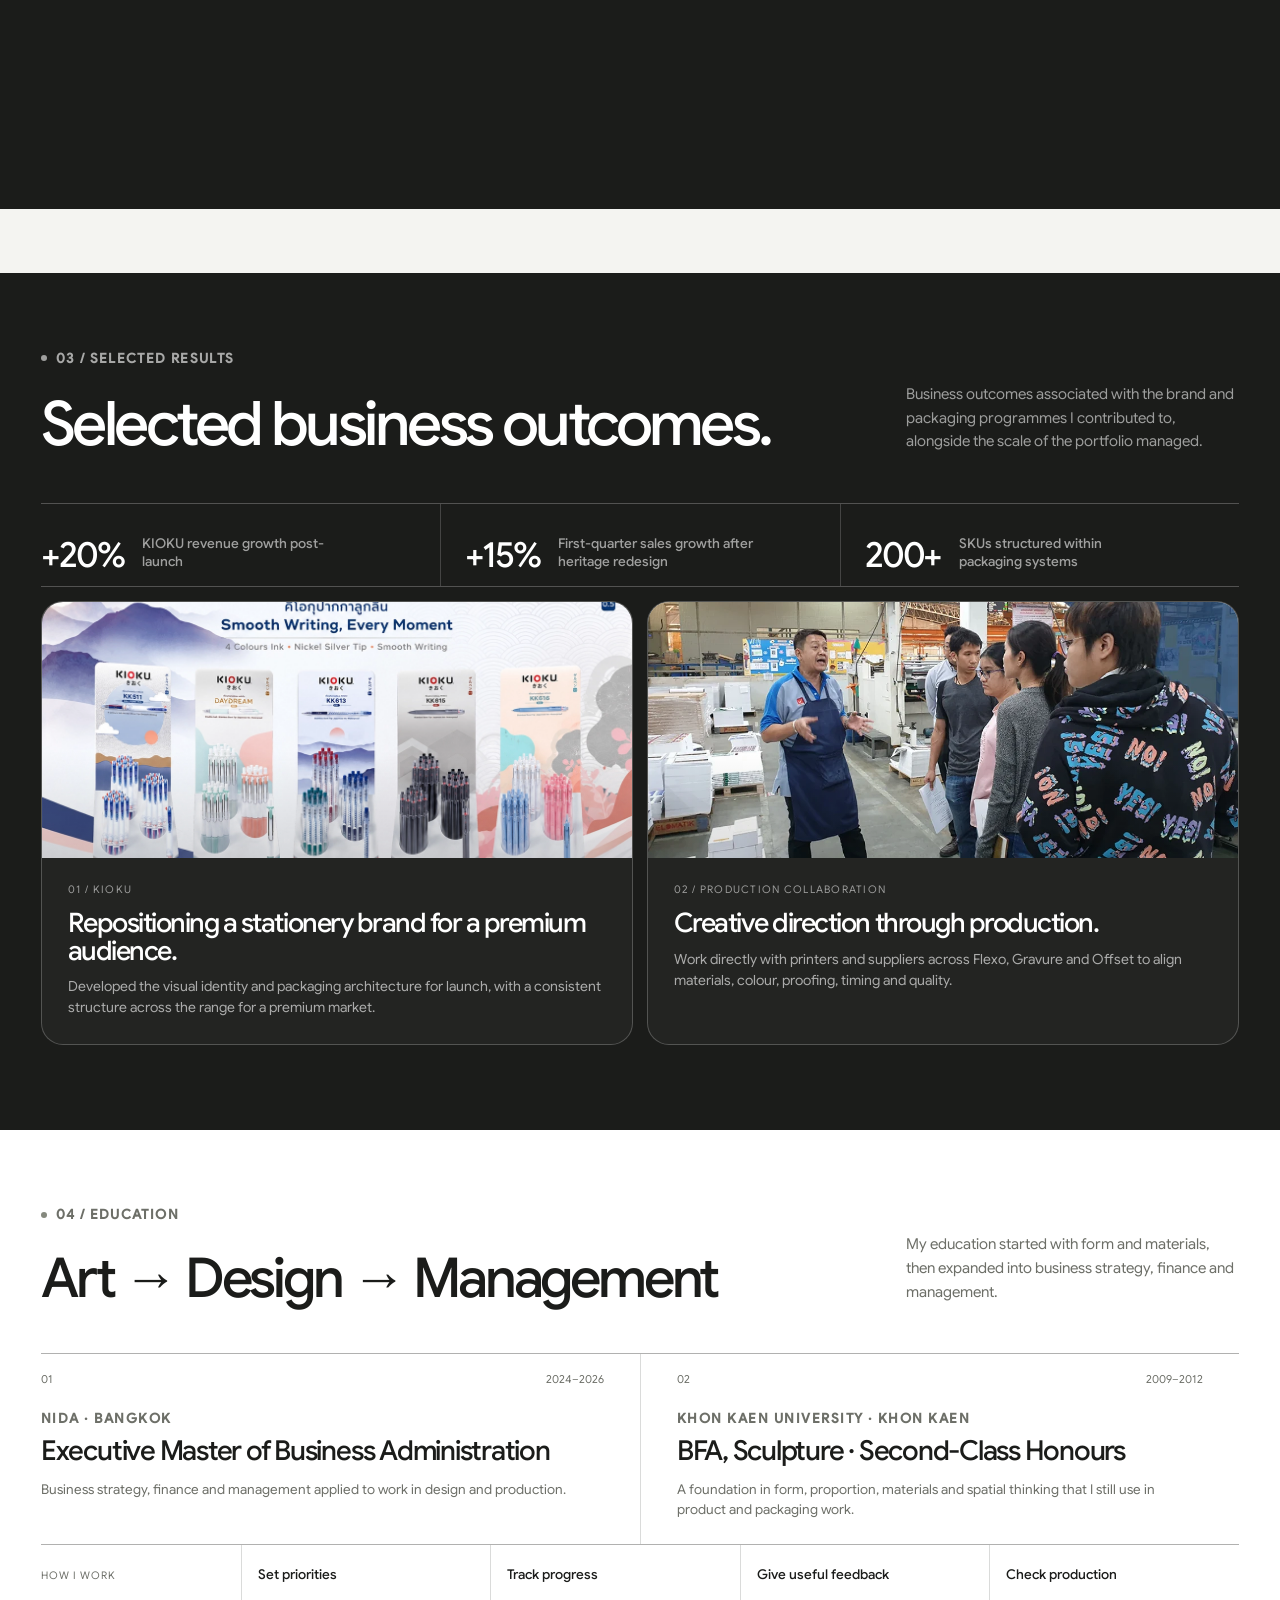
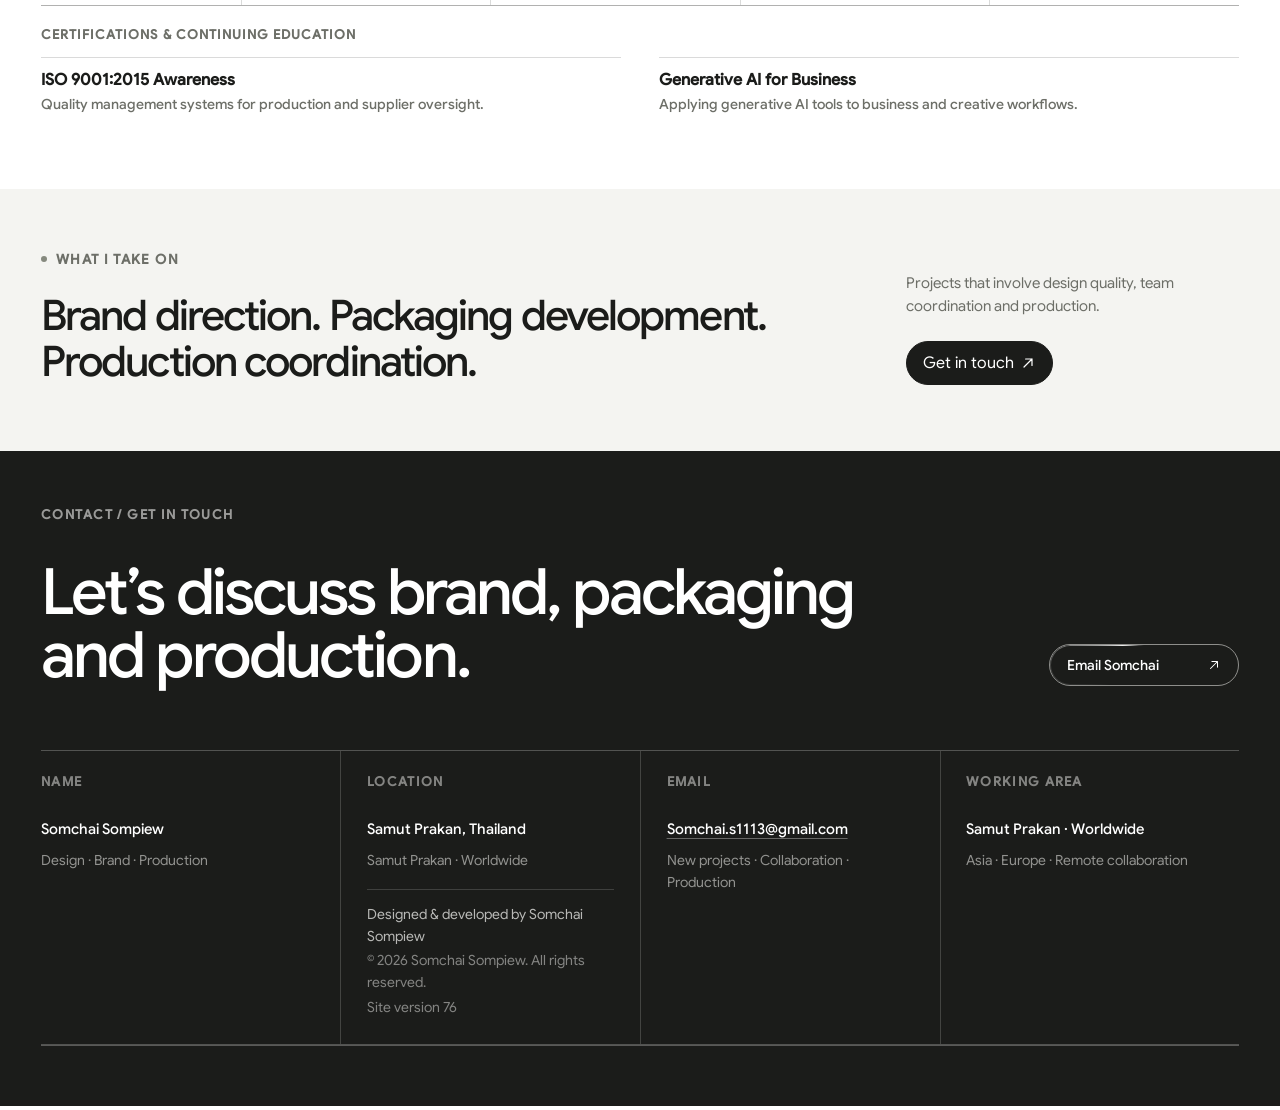
<file: profile.html>
<!DOCTYPE html>
<html lang="en">
  <head>
    <meta charset="utf-8">
    <meta name="viewport" content="width=device-width, initial-scale=1">
    <meta name="theme-color" content="#f7f7f4">
    <meta
      name="description"
      content="Profile of Somchai Sompiew, Brand and Packaging Development Supervisor with experience across design leadership, packaging systems and print production."
    >
    <title>Profile | Somchai Sompiew</title>
    <meta name="build-version" content="v69-profile-editorial-compact">
    <link rel="icon" href="favicon.svg" type="image/svg+xml">
    <link rel="manifest" href="site.webmanifest">
    <link rel="preload" href="assets/fonts/SpecialGothicExpandedOne-Regular.ttf" as="font" type="font/ttf" crossorigin>
    <link rel="preload" href="assets/fonts/GoogleSans-Regular.ttf" as="font" type="font/ttf" crossorigin>
    <link rel="preload" href="assets/fonts/GoogleSans-Medium.ttf" as="font" type="font/ttf" crossorigin>
    <link rel="preload" href="assets/fonts/Prompt-Regular.ttf" as="font" type="font/ttf" crossorigin>
    <script>document.documentElement.classList.add("motion-enabled");</script>
    <link rel="stylesheet" href="assets/css/main.css?v=531">
    <link rel="stylesheet" href="assets/css/ui-controls.css?v=531">
    <link rel="stylesheet" href="assets/css/v34-responsive-refine.css?v=531">
    <link rel="stylesheet" href="assets/css/v35-production-fix.css?v=531">
    <link rel="stylesheet" href="assets/css/v56-main-cover-credits.css?v=560">
    <link rel="stylesheet" href="assets/css/v64-profile-story.css?v=660">
    <link rel="stylesheet" href="assets/css/v66-profile-compact-timeline.css?v=660">
    <link rel="stylesheet" href="assets/css/v67-profile-separated-history.css?v=680">
    <link rel="stylesheet" href="assets/css/v68-profile-hr-story.css?v=690">
    <link rel="stylesheet" href="assets/css/v69-profile-editorial-compact.css?v=690">
    <link rel="stylesheet" href="assets/css/v70-alignment-unify.css?v=700">
    <link rel="stylesheet" href="assets/css/v71-profile-review.css?v=710">
    <link rel="stylesheet" href="assets/css/v72-profile-review-3.css?v=720">
    <link rel="stylesheet" href="assets/css/v73-legibility.css?v=730">
    <link rel="stylesheet" href="assets/css/v74-type-scale.css?v=740">
    <link rel="stylesheet" href="assets/css/v75-review-round-4.css?v=750">
    <script src="assets/js/site-version.js?v=760" defer></script>
    <script src="assets/js/motion.js?v=760" defer></script>
    <script src="assets/js/profile-page.js?v=690" defer></script>
    <script src="assets/js/image-protection.js?v=531" defer></script>
      <link rel="stylesheet" href="assets/css/v76-content-review.css?v=760">
  </head>
  <body data-build="v69-profile-editorial-compact" class="profile-page">
    <a class="skip-link" href="#profile-content" data-i18n-en="Skip to profile" data-i18n-th="ข้ามไปยังโปรไฟล์">Skip to profile</a>

    <header class="site-header">
      <a class="wordmark" href="home.html" aria-label="Somchai Sompiew portfolio home">
        <strong>SOMCHAI</strong>
        <span>/ SOMPIEW</span>
      </a>

      <nav class="site-nav" id="site-nav" aria-label="Primary navigation">
        <a href="home.html#work" data-i18n-en="Work" data-i18n-th="ผลงาน">Work</a>
        <a href="home.html#approach" data-i18n-en="Leadership" data-i18n-th="การนำทีม">Leadership</a>
        <a href="home.html#craft-entry" data-i18n-en="Production" data-i18n-th="การผลิต">Production</a>
        <a href="profile.html" aria-current="page" data-i18n-en="Profile" data-i18n-th="โปรไฟล์">Profile</a>
        <a class="nav-contact icon-link" href="mailto:Somchai.s1113@gmail.com">
          <span data-i18n-en="Get in touch" data-i18n-th="คุยกัน">Get in touch</span>
          <svg class="ui-icon" aria-hidden="true" viewBox="0 0 20 20" focusable="false"><path d="M5 15 15 5M7 5h8v8"/></svg>
        </a>
      </nav>

      <div class="site-header-tools">
        <div class="language-toggle" role="group" aria-label="Language">
          <button type="button" data-language="th" aria-pressed="false">TH</button>
          <span aria-hidden="true">/</span>
          <button type="button" data-language="en" aria-pressed="true">EN</button>
        </div>
        <button
          class="menu-button"
          id="menu-button"
          type="button"
          aria-controls="site-nav"
          aria-expanded="false"
          data-i18n-menu-en="Menu"
          data-i18n-menu-th="เมนู"
          data-i18n-close-en="Close"
          data-i18n-close-th="ปิด"
        >Menu</button>
      </div>
    </header>

    <section class="page-context shell" aria-label="Current page location">
      <p class="page-context__path"><a href="home.html" data-i18n-en="Home" data-i18n-th="หน้าหลัก">Home</a><span>/</span><strong data-i18n-en="Profile" data-i18n-th="โปรไฟล์">Profile</strong></p>
      <a class="page-context__home icon-link stroke-flow-button" href="home.html">
        <svg class="ui-icon" aria-hidden="true" viewBox="0 0 20 20" focusable="false"><path d="M17 10H3M9 4l-6 6 6 6"/></svg>
        <span data-i18n-en="Back to homepage" data-i18n-th="กลับหน้าหลัก">Back to homepage</span>
      </a>
    </section>
    <main id="profile-content">
      <section class="profile-editorial-hero" aria-labelledby="profile-title">
        <div class="profile-editorial-hero__top">
          <div class="profile-editorial-hero__copy">
            <p class="eyebrow"><span></span><span class="eyebrow-copy" data-i18n-en="01 / Profile" data-i18n-th="01 / โปรไฟล์">01 / Profile</span></p>
            <h1 id="profile-title">
              <span data-i18n-en="Brand, packaging" data-i18n-th="แบรนด์ บรรจุภัณฑ์">Brand, packaging</span>
              <em data-i18n-en="&amp; design leadership." data-i18n-th="และการนำทีมดีไซน์">&amp; design leadership.</em>
            </h1>
            <p class="profile-editorial-hero__intro" data-i18n-en="11+ years in product, graphic and packaging design, connecting brand development, team leadership and production." data-i18n-th="ประสบการณ์กว่า 11 ปีด้านผลิตภัณฑ์ กราฟิก และบรรจุภัณฑ์ เชื่อมการพัฒนาแบรนด์ การดูแลทีม และการผลิตเข้าด้วยกัน">11+ years in product, graphic and packaging design, connecting brand development, team leadership and production.</p>
            <div class="profile-editorial-hero__meta">
              <p><span data-i18n-en="Current" data-i18n-th="ปัจจุบัน">Current</span><strong data-i18n-en="Brand &amp; Packaging Development Supervisor" data-i18n-th="หัวหน้าฝ่ายพัฒนาแบรนด์และบรรจุภัณฑ์">Brand &amp; Packaging Development Supervisor</strong></p>
              <p><span data-i18n-en="Based" data-i18n-th="ฐานที่ตั้ง">Based</span><strong data-i18n-en="Bangkok, Thailand" data-i18n-th="กรุงเทพมหานคร ประเทศไทย">Bangkok, Thailand</strong></p>
              <p><span data-i18n-en="Corporate" data-i18n-th="บริษัท">Corporate</span><strong>D.H.A. Siamwalla Co., Ltd.</strong></p>
            </div>
          </div>

          <figure class="profile-editorial-hero__portrait">
            <div class="profile-portrait-frame profile-portrait-frame--photo">
              <span class="profile-portrait-index">SS / 01</span>
              <img src="assets/images/profile/somchai-headshot.webp" alt="Somchai Sompiew" width="1093" height="1438" loading="eager" draggable="false">
            </div>
            <figcaption><strong>Somchai Sompiew</strong><span data-i18n-en="Design / Brand / Production" data-i18n-th="ดีไซน์ / แบรนด์ / การผลิต">Design / Brand / Production</span></figcaption>
          </figure>
        </div>

        <div class="profile-quickfacts" aria-label="Career snapshot">
          <article><strong>11+</strong><span data-i18n-en="Years experience" data-i18n-th="ปีประสบการณ์">Years experience</span></article>
          <article><strong>2–3</strong><span data-i18n-en="Designers managed" data-i18n-th="ดีไซเนอร์ที่ดูแล">Designers managed</span></article>
          <article><strong>200+</strong><span data-i18n-en="SKUs managed" data-i18n-th="SKU ที่ดูแล">SKUs managed</span></article>
          <article><strong>DESIGN → PRODUCTION</strong><span data-i18n-en="Design to production" data-i18n-th="ตั้งแต่ดีไซน์ถึงการผลิต">Design to production</span></article>
        </div>
        <div class="profile-capability-line" aria-label="Core skills">
          <span>Brand Identity</span><span>Packaging</span><span>Product</span><span>Design Direction</span><span>Team Leadership</span><span>Design Operations</span><span>Production</span>
        </div>
      </section>

      <section class="profile-experience profile-experience--editorial" aria-labelledby="experience-title">
        <header class="profile-editorial-heading">
          <div>
            <p class="eyebrow"><span></span><span class="eyebrow-copy" data-i18n-en="02 / Experience" data-i18n-th="02 / ประสบการณ์ทำงาน">02 / Experience</span></p>
            <h2 id="experience-title" data-i18n-en="From design to team management." data-i18n-th="จากงานออกแบบสู่การดูแลทีม">From design to team management.</h2>
          </div>
          <p data-i18n-en="My work has progressed from form and graphic execution to production coordination and design team leadership." data-i18n-th="เส้นทางการทำงานพัฒนาจากการออกแบบรูปทรงและกราฟิก สู่การประสานงานด้านการผลิตและการดูแลทีมออกแบบ">My work has progressed from form and graphic execution to production coordination and design team leadership.</p>
        </header>

        <div class="profile-career-track profile-career-track--editorial" aria-label="Career progression">
          <span data-i18n-en="FORM" data-i18n-th="รูปทรง">FORM</span><span data-i18n-en="DESIGN" data-i18n-th="ดีไซน์">DESIGN</span><span data-i18n-en="PRODUCTION" data-i18n-th="การผลิต">PRODUCTION</span><span data-i18n-en="LEADERSHIP" data-i18n-th="การนำทีม">LEADERSHIP</span>
        </div>

        <ol class="profile-work-timeline profile-work-timeline--accordion profile-work-timeline--editorial">
          <li class="profile-work-timeline__item">
            <time>2013–2014</time>
            <span class="profile-work-timeline__company">ELEMENT 26 CO., LTD. · BANGKOK</span>
            <h3 data-i18n-en="Assistant Product Designer" data-i18n-th="ผู้ช่วยนักออกแบบผลิตภัณฑ์">Assistant Product Designer</h3>
            <p class="profile-work-timeline__keywords" data-i18n-en="Furniture · Environmental Graphics · Exhibition · On-site" data-i18n-th="เฟอร์นิเจอร์ · Environmental Graphics · นิทรรศการ · หน้างาน">Furniture · Environmental Graphics · Exhibition · On-site</p>
            <details class="profile-job-detail" open>
              <summary><span data-i18n-en="Responsibilities" data-i18n-th="ขอบเขตงาน">Responsibilities</span><b aria-hidden="true">+</b></summary>
              <div><p data-i18n-en="Designed furniture and environmental graphics for trade shows, with on-site support for installation and client coordination." data-i18n-th="ออกแบบเฟอร์นิเจอร์และกราฟิกสภาพแวดล้อมสำหรับงานแสดงสินค้า พร้อมช่วยดูการติดตั้งหน้างานและประสานงานกับลูกค้า">Designed furniture and environmental graphics for trade shows, with on-site support for installation and client coordination.</p></div>
            </details>
          </li>
          <li class="profile-work-timeline__item">
            <time>2014–2016</time>
            <span class="profile-work-timeline__company">D.H.A. SIAMWALLA CO., LTD. · BANGKOK</span>
            <h3 data-i18n-en="Junior Graphic Designer" data-i18n-th="นักออกแบบกราฟิก">Junior Graphic Designer</h3>
            <p class="profile-work-timeline__keywords" data-i18n-en="Artwork · Print-ready files · Suppliers · Accuracy" data-i18n-th="อาร์ตเวิร์ก · ไฟล์พร้อมผลิต · ซัพพลายเออร์ · ความถูกต้อง">Artwork · Print-ready files · Suppliers · Accuracy</p>
            <details class="profile-job-detail" open>
              <summary><span data-i18n-en="Responsibilities" data-i18n-th="ขอบเขตงาน">Responsibilities</span><b aria-hidden="true">+</b></summary>
              <div><p data-i18n-en="Prepared print-ready artwork and coordinated with suppliers to maintain production accuracy across core stationery collections." data-i18n-th="จัดเตรียมอาร์ตเวิร์กพร้อมผลิตและประสานงานกับซัพพลายเออร์ เพื่อรักษาความถูกต้องในการผลิตของกลุ่มสินค้าเครื่องเขียนหลัก">Prepared print-ready artwork and coordinated with suppliers to maintain production accuracy across core stationery collections.</p></div>
            </details>
          </li>
          <li class="profile-work-timeline__item">
            <time>2016–2018</time>
            <span class="profile-work-timeline__company">D.H.A. SIAMWALLA CO., LTD. · BANGKOK</span>
            <h3 data-i18n-en="Senior Graphic Designer" data-i18n-th="นักออกแบบกราฟิกอาวุโส">Senior Graphic Designer</h3>
            <p class="profile-work-timeline__keywords" data-i18n-en="Packaging · Campaigns · Marketing · Mentoring" data-i18n-th="บรรจุภัณฑ์ · แคมเปญ · การตลาด · การพัฒนาทีม">Packaging · Campaigns · Marketing · Mentoring</p>
            <details class="profile-job-detail" open>
              <summary><span data-i18n-en="Responsibilities" data-i18n-th="ขอบเขตงาน">Responsibilities</span><b aria-hidden="true">+</b></summary>
              <div><p data-i18n-en="Designed packaging and visual assets for mass and premium segments, worked with marketing on launch campaigns and supported junior designers through execution standards and print-proof reviews." data-i18n-th="ออกแบบบรรจุภัณฑ์และสื่อภาพทั้งกลุ่มแมสและพรีเมียม ทำงานร่วมกับการตลาดในแคมเปญเปิดตัว และพัฒนาดีไซเนอร์รุ่นน้องผ่านมาตรฐานการทำงานและการรีวิวปรู๊ฟ">Designed packaging and visual assets for mass and premium segments, worked with marketing on launch campaigns and supported junior designers through execution standards and print-proof reviews.</p></div>
            </details>
          </li>
          <li class="profile-work-timeline__item is-current">
            <time>2018–Present</time>
            <span class="profile-work-timeline__company">D.H.A. SIAMWALLA CO., LTD. · BANGKOK</span>
            <h3 data-i18n-en="Brand &amp; Packaging Development Supervisor" data-i18n-th="หัวหน้าฝ่ายพัฒนาแบรนด์และบรรจุภัณฑ์">Brand &amp; Packaging Development Supervisor</h3>
            <p class="profile-work-timeline__keywords" data-i18n-en="Brand Development · Packaging · Team Leadership · Production" data-i18n-th="พัฒนาแบรนด์ · บรรจุภัณฑ์ · การนำทีม · การผลิต">Brand Development · Packaging · Team Leadership · Production</p>
            <details class="profile-job-detail" open>
              <summary><span data-i18n-en="Responsibilities" data-i18n-th="ขอบเขตงาน">Responsibilities</span><b aria-hidden="true">+</b></summary>
              <div class="profile-job-detail__grid">
                <p><strong data-i18n-en="Brand &amp; packaging" data-i18n-th="แบรนด์และบรรจุภัณฑ์">Brand &amp; packaging</strong><span data-i18n-en="Manage brand direction and packaging architecture across 200+ SKUs, including KIOKU and heritage redesign programmes." data-i18n-th="ดูแลทิศทางแบรนด์และโครงสร้างบรรจุภัณฑ์กว่า 200 SKU รวมถึง KIOKU และโครงการปรับโฉมสินค้าดั้งเดิม">Manage brand direction and packaging architecture across 200+ SKUs, including KIOKU and heritage redesign programmes.</span></p>
                <p><strong data-i18n-en="Team &amp; workflow" data-i18n-th="ทีมและระบบงาน">Team &amp; workflow</strong><span data-i18n-en="Manage 2–3 designers using project codes, schedules, task logs and review points to track workload, ownership and performance." data-i18n-th="ดูแลดีไซเนอร์ 2–3 คน โดยใช้รหัสโปรเจกต์ ตารางงาน บันทึกงาน และจุดรีวิว เพื่อติดตามภาระงาน ผู้รับผิดชอบ และประสิทธิภาพ">Manage 2–3 designers using project codes, schedules, task logs and review points to track workload, ownership and performance.</span></p>
                <p><strong data-i18n-en="Production management" data-i18n-th="การบริหารการผลิต">Production management</strong><span data-i18n-en="Work with vendors on Flexo, Gravure and Offset production, covering materials, colour, proofing, timing and quality before mass production." data-i18n-th="ทำงานร่วมกับผู้ผลิตในระบบ Flexo, Gravure และ Offset ครอบคลุมวัสดุ สี การปรู๊ฟ ระยะเวลา และคุณภาพก่อนผลิตจำนวนมาก">Work with vendors on Flexo, Gravure and Offset production, covering materials, colour, proofing, timing and quality before mass production.</span></p>
                <p><strong data-i18n-en="Business results" data-i18n-th="ผลลัพธ์ทางธุรกิจ">Business results</strong><span data-i18n-en="Turn marketing objectives into design decisions that support brand value, cost and sales growth." data-i18n-th="นำเป้าหมายการตลาดมาใช้ในการตัดสินใจด้านดีไซน์ โดยคำนึงถึงมูลค่าแบรนด์ ต้นทุน และการเติบโตของยอดขาย">Turn marketing objectives into design decisions that support brand value, cost and sales growth.</span></p>
              </div>
            </details>
          </li>
        </ol>
      </section>

      <section class="profile-outcomes profile-outcomes--editorial" aria-labelledby="outcomes-title">
        <header class="profile-editorial-heading profile-editorial-heading--light">
          <div>
            <p class="eyebrow"><span></span><span class="eyebrow-copy" data-i18n-en="03 / Selected results" data-i18n-th="03 / ผลลัพธ์ที่คัดเลือก">03 / Selected results</span></p>
            <h2 id="outcomes-title" data-i18n-en="Selected business outcomes." data-i18n-th="ผลลัพธ์ทางธุรกิจที่เกี่ยวข้อง">Selected business outcomes.</h2>
          </div>
          <p data-i18n-en="Business outcomes associated with the brand and packaging programmes I contributed to, alongside the scale of the portfolio managed." data-i18n-th="ผลลัพธ์ทางธุรกิจที่เกี่ยวข้องกับโครงการแบรนด์และบรรจุภัณฑ์ที่ผมมีส่วนร่วม พร้อมขนาดของกลุ่มสินค้าที่ดูแล">Business outcomes associated with the brand and packaging programmes I contributed to, alongside the scale of the portfolio managed.</p>
        </header>

        <div class="profile-impact-rail" aria-label="Selected results">
          <div><strong>+20%</strong><span data-i18n-en="KIOKU revenue growth post-launch" data-i18n-th="รายได้ KIOKU เติบโตหลังเปิดตัว">KIOKU revenue growth post-launch</span></div>
          <div><strong>+15%</strong><span data-i18n-en="First-quarter sales growth after heritage redesign" data-i18n-th="การเติบโตของยอดขายไตรมาสแรกหลังปรับโฉมสินค้าดั้งเดิม">First-quarter sales growth after heritage redesign</span></div>
          <div><strong>200+</strong><span data-i18n-en="SKUs structured within packaging systems" data-i18n-th="SKU ที่จัดการภายใต้ระบบบรรจุภัณฑ์">SKUs structured within packaging systems</span></div>
        </div>

        <div class="profile-outcome-grid profile-outcome-grid--editorial">
          <article class="profile-outcome-card profile-outcome-card--kioku">
            <figure><img src="assets/images/projects/display-retail/kioku/kioku-display-system/cover-1200x900.webp" alt="KIOKU product and display system" width="1200" height="900" loading="lazy" draggable="false"></figure>
            <div class="profile-outcome-card__copy">
              <span>01 / KIOKU</span>
              <h3 data-i18n-en="Repositioning a stationery brand for a premium audience." data-i18n-th="ปรับตำแหน่งแบรนด์เครื่องเขียนสู่กลุ่มพรีเมียม">Repositioning a stationery brand for a premium audience.</h3>
              <p data-i18n-en="Developed the visual identity and packaging architecture for launch, with a consistent structure across the range for a premium market." data-i18n-th="พัฒนาอัตลักษณ์ภาพและโครงสร้างบรรจุภัณฑ์สำหรับการเปิดตัว โดยวางรูปแบบให้สอดคล้องกันทั้งกลุ่มสินค้าในตลาดพรีเมียม">Developed the visual identity and packaging architecture for launch, with a consistent structure across the range for a premium market.</p>
            </div>
          </article>
          <article class="profile-outcome-card profile-outcome-card--production">
            <figure><img src="assets/images/profile/production-collaboration-wide.webp" alt="Briefing the team on the press floor during a production run" width="1044" height="451" loading="lazy" draggable="false"></figure>
            <div class="profile-outcome-card__copy">
              <span data-i18n-en="02 / PRODUCTION COLLABORATION" data-i18n-th="02 / ความร่วมมือด้านการผลิต">02 / PRODUCTION COLLABORATION</span>
              <h3 data-i18n-en="Creative direction through production." data-i18n-th="ดูแลทิศทางสร้างสรรค์ต่อเนื่องถึงการผลิต">Creative direction through production.</h3>
              <p data-i18n-en="Work directly with printers and suppliers across Flexo, Gravure and Offset to align materials, colour, proofing, timing and quality." data-i18n-th="ทำงานโดยตรงกับโรงพิมพ์และซัพพลายเออร์ในระบบ Flexo, Gravure และ Offset เพื่อควบคุมวัสดุ สี การปรู๊ฟ ระยะเวลา และคุณภาพ">Work directly with printers and suppliers across Flexo, Gravure and Offset to align materials, colour, proofing, timing and quality.</p>
            </div>
          </article>
        </div>
      </section>

      <section class="profile-education profile-education--editorial" aria-labelledby="education-title">
        <header class="profile-editorial-heading">
          <div>
            <p class="eyebrow"><span></span><span class="eyebrow-copy" data-i18n-en="04 / Education" data-i18n-th="04 / ประวัติการศึกษา">04 / Education</span></p>
            <h2 id="education-title" data-i18n-en="Art → Design → Management" data-i18n-th="ศิลปะ → ดีไซน์ → การบริหาร">Art → Design → Management</h2>
          </div>
          <p data-i18n-en="My education started with form and materials, then expanded into business strategy, finance and management." data-i18n-th="การศึกษาเริ่มจากรูปทรงและวัสดุ ก่อนต่อยอดไปสู่กลยุทธ์ธุรกิจ การเงิน และการบริหาร">My education started with form and materials, then expanded into business strategy, finance and management.</p>
        </header>

        <div class="profile-education__grid">
          <article class="profile-education-card is-current">
            <div class="profile-education-card__meta"><span>01</span><time>2024–2026</time></div>
            <span class="profile-education-card__school">NIDA · BANGKOK</span>
            <h3 data-i18n-en="Executive Master of Business Administration" data-i18n-th="บริหารธุรกิจมหาบัณฑิต สำหรับผู้บริหาร">Executive Master of Business Administration</h3>
            <p data-i18n-en="Business strategy, finance and management applied to work in design and production." data-i18n-th="นำความรู้ด้านกลยุทธ์ธุรกิจ การเงิน และการบริหารมาใช้กับงานดีไซน์และการผลิต">Business strategy, finance and management applied to work in design and production.</p>
          </article>
          <article class="profile-education-card">
            <div class="profile-education-card__meta"><span>02</span><time>2009–2012</time></div>
            <span class="profile-education-card__school">KHON KAEN UNIVERSITY · KHON KAEN</span>
            <h3 data-i18n-en="BFA, Sculpture · Second-Class Honours" data-i18n-th="ศิลปกรรมศาสตรบัณฑิต ประติมากรรม · เกียรตินิยมอันดับสอง">BFA, Sculpture · Second-Class Honours</h3>
            <p data-i18n-en="A foundation in form, proportion, materials and spatial thinking that I still use in product and packaging work." data-i18n-th="พื้นฐานด้านรูปทรง สัดส่วน วัสดุ และการคิดเชิงพื้นที่ ซึ่งยังนำมาใช้กับงานผลิตภัณฑ์และบรรจุภัณฑ์ในปัจจุบัน">A foundation in form, proportion, materials and spatial thinking that I still use in product and packaging work.</p>
          </article>
        </div>

        <div class="profile-principles-strip" aria-label="Management principles">
          <div><span data-i18n-en="How I work" data-i18n-th="วิธีทำงาน">How I work</span></div>
          <strong data-i18n-en="Set priorities" data-i18n-th="กำหนดลำดับงาน">Set priorities</strong>
          <strong data-i18n-en="Track progress" data-i18n-th="ติดตามความคืบหน้า">Track progress</strong>
          <strong data-i18n-en="Give useful feedback" data-i18n-th="ให้คำแนะนำที่นำไปปรับงานได้">Give useful feedback</strong>
          <strong data-i18n-en="Check production" data-i18n-th="ตรวจเรื่องการผลิต">Check production</strong>
        </div>
        <div class="profile-learning-block">
          <span class="profile-learning-block__label" data-i18n-en="Certifications &amp; continuing education" data-i18n-th="ใบรับรองและการพัฒนาความรู้ต่อเนื่อง">Certifications &amp; continuing education</span>
          <div class="profile-learning-block__grid">
            <div class="profile-learning-block__item">
              <strong>ISO 9001:2015 Awareness</strong>
              <span data-i18n-en="Quality management systems for production and supplier oversight." data-i18n-th="ระบบบริหารคุณภาพสำหรับการควบคุมการผลิตและผู้ผลิต">Quality management systems for production and supplier oversight.</span>
            </div>
            <div class="profile-learning-block__item">
              <strong>Generative AI for Business</strong>
              <span data-i18n-en="Applying generative AI tools to business and creative workflows." data-i18n-th="การประยุกต์ใช้เครื่องมือ Generative AI กับงานธุรกิจและงานสร้างสรรค์">Applying generative AI tools to business and creative workflows.</span>
            </div>
          </div>
        </div>
      </section>

      <section class="profile-close profile-close--editorial">
        <div class="profile-close-editorial__heading">
          <p class="eyebrow"><span></span><span class="eyebrow-copy" data-i18n-en="What I take on" data-i18n-th="งานที่รับดูแล">What I take on</span></p>
          <h2 data-i18n-en="Brand direction. Packaging development. Production coordination." data-i18n-th="ทิศทางแบรนด์ การพัฒนาบรรจุภัณฑ์ และการประสานงานด้านการผลิต">Brand direction. Packaging development. Production coordination.</h2>
        </div>
        <div class="profile-close-editorial__actions">
          <p data-i18n-en="Projects that involve design quality, team coordination and production." data-i18n-th="โปรเจกต์ที่ต้องดูทั้งคุณภาพงาน การประสานงานในทีม และการผลิตไปพร้อมกัน">Projects that involve design quality, team coordination and production.</p>
          <a class="button-link icon-link" href="mailto:Somchai.s1113@gmail.com"><span data-i18n-en="Get in touch" data-i18n-th="คุยกัน">Get in touch</span><svg class="ui-icon" aria-hidden="true" viewBox="0 0 20 20" focusable="false"><path d="M5 15 15 5M7 5h8v8"/></svg></a>
        </div>
      </section>
    </main>


    <footer class="portfolio-footer" id="contact">
      <div class="footer-top footer-contact-head">
        <div>
          <p class="footer-label" data-i18n-en="Contact / Get in touch" data-i18n-th="ติดต่อ / คุยกัน">Contact / Get in touch</p>
          <h2 data-i18n-en="Let’s discuss brand, packaging and production." data-i18n-th="พูดคุยเรื่องแบรนด์ บรรจุภัณฑ์ และการผลิต">Let’s discuss brand, packaging and production.</h2>
        </div>
        <a class="footer-contact-cta icon-link stroke-flow-button" href="mailto:Somchai.s1113@gmail.com"><span data-i18n-en="Email Somchai" data-i18n-th="ส่งอีเมลถึง Somchai">Email Somchai</span><svg class="ui-icon" aria-hidden="true" viewBox="0 0 20 20" focusable="false"><path d="M5 15 15 5M7 5h8v8"/></svg></a>
      </div>
      <div class="footer-directory">
        <section>
          <span data-i18n-en="Name" data-i18n-th="ชื่อ">Name</span>
          <strong>Somchai Sompiew</strong>
          <p data-i18n-en="Design · Brand · Production" data-i18n-th="ดีไซน์ · แบรนด์ · การผลิต">Design · Brand · Production</p>
        </section>
        <section>
          <span data-i18n-en="Location" data-i18n-th="ที่ตั้ง">Location</span>
          <strong data-i18n-en="Samut Prakan, Thailand" data-i18n-th="สมุทรปราการ ประเทศไทย">Samut Prakan, Thailand</strong>
          <p data-i18n-en="Samut Prakan · Worldwide" data-i18n-th="สมุทรปราการ · ร่วมงานทั่วโลก">Samut Prakan · Worldwide</p>
          <div class="footer-credit" aria-label="Site credits">
            <p data-i18n-en="Designed &amp; developed by Somchai Sompiew" data-i18n-th="ออกแบบและพัฒนาเว็บไซต์โดย Somchai Sompiew">Designed &amp; developed by Somchai Sompiew</p>
            <p data-i18n-en="© 2026 Somchai Sompiew. All rights reserved." data-i18n-th="© 2026 Somchai Sompiew. สงวนลิขสิทธิ์">© 2026 Somchai Sompiew. All rights reserved.</p>
            <p data-site-version data-i18n-en="Site version 70" data-i18n-th="เว็บไซต์เวอร์ชัน 70">Site version 70</p>
          </div>
        </section>
        <section>
          <span data-i18n-en="Email" data-i18n-th="อีเมล">Email</span>
          <a href="mailto:Somchai.s1113@gmail.com">Somchai.s1113@gmail.com</a>
          <p data-i18n-en="New projects · Collaboration · Production" data-i18n-th="โปรเจกต์ใหม่ · งานร่วมมือ · การผลิต">New projects · Collaboration · Production</p>
        </section>
        <section>
          <span data-i18n-en="Working Area" data-i18n-th="พื้นที่รับงาน">Working Area</span>
          <strong data-i18n-en="Samut Prakan · Worldwide" data-i18n-th="สมุทรปราการ · ร่วมงานทั่วโลก">Samut Prakan · Worldwide</strong>
          <p data-i18n-en="Asia · Europe · Remote collaboration" data-i18n-th="เอเชีย · ยุโรป · ทำงานร่วมกันทางไกล">Asia · Europe · Remote collaboration</p>
        </section>
      </div>
      <div class="footer-bottom portfolio-footer__bottom">
        <p>SOMCHAI / SOMPIEW</p>
        <span data-i18n-en="Design · Business · Production" data-i18n-th="ดีไซน์ · ธุรกิจ · การผลิต">Design · Business · Production</span>
        <a class="icon-link" href="#profile-content"><span data-i18n-en="Back to top" data-i18n-th="กลับขึ้นด้านบน">Back to top</span><svg class="ui-icon ui-icon--up" aria-hidden="true" viewBox="0 0 20 20" focusable="false"><path d="M10 17V3M4 9l6-6 6 6"/></svg></a>
      </div>
    </footer>

    <div class="page-transition" aria-hidden="true"><span>SOMCHAI / SOMPIEW</span></div>
  </body>
</html>
</file>
<file: assets/css/main.css>
:root {
  color-scheme: light;
  --paper: #ffffff;
  --surface: #ffffff;
  --surface-soft: #f4f4f2;
  --surface-warm: #f2f2ef;
  --ink: #1b1c1a;
  --ink-soft: #343531;
  --muted: #6d6f68;
  --line: rgba(27, 28, 26, 0.16);
  --line-strong: rgba(27, 28, 26, 0.34);
  --inverse: #ffffff;
  --accent: #85897e;
  --focus: #4d514a;
  --header-height: 78px;
}

* {
  box-sizing: border-box;
}

html {
  scroll-behavior: smooth;
  background: var(--paper);
}

body {
  margin: 0;
  background: var(--paper);
  color: var(--ink);
  font-family: Arial, "Noto Sans Thai", "Leelawadee UI", sans-serif;
  -webkit-font-smoothing: antialiased;
  text-rendering: optimizeLegibility;
}


.shell {
  width: 100%;
  margin-inline: auto;
  padding-inline: clamp(24px, 3.2vw, 56px);
}

img {
  max-width: 100%;
}

a {
  color: inherit;
  text-decoration: none;
}

button,
select {
  color: inherit;
  font: inherit;
}

button,
a {
  -webkit-tap-highlight-color: transparent;
}

::selection {
  background: var(--ink);
  color: var(--inverse);
}

:focus-visible {
  outline: 2px solid var(--focus);
  outline-offset: 4px;
}

.skip-link {
  position: fixed;
  top: 8px;
  left: 8px;
  z-index: 100;
  padding: 10px 14px;
  border-radius: 999px;
  background: var(--ink);
  color: var(--inverse);
  transform: translateY(-160%);
  transition: transform 180ms ease;
}

.skip-link:focus {
  transform: translateY(0);
}

.site-header {
  position: sticky;
  top: 0;
  z-index: 40;
  display: grid;
  grid-template-columns: 1fr auto;
  align-items: center;
  min-height: var(--header-height);
  padding: 0 3vw;
  border-bottom: 1px solid var(--line);
  background: rgba(255, 255, 255, 0.92);
  backdrop-filter: blur(16px);
}

.wordmark {
  display: flex;
  flex-direction: column;
  width: fit-content;
  font-size: 12px;
  font-weight: 800;
  line-height: 0.96;
  letter-spacing: -0.02em;
}

.wordmark span {
  color: var(--muted);
  font-weight: 500;
}

.site-nav,
.project-nav {
  display: flex;
  align-items: center;
  gap: clamp(20px, 3vw, 48px);
  font-size: 13px;
}

.site-nav > a:not(.nav-contact),
.project-nav > a:not(.nav-contact) {
  position: relative;
}

.site-nav > a:not(.nav-contact)::after,
.project-nav > a:not(.nav-contact)::after {
  position: absolute;
  right: 0;
  bottom: -5px;
  left: 0;
  height: 1px;
  background: currentColor;
  content: "";
  transform: scaleX(0);
  transform-origin: right;
  transition: transform 180ms ease;
}

.site-nav > a:hover::after,
.project-nav > a:hover::after,
.site-nav > a:focus-visible::after,
.project-nav > a:focus-visible::after {
  transform: scaleX(1);
  transform-origin: left;
}

.nav-contact,
.button-link {
  display: inline-block;
  padding: 11px 16px;
  border: 1px solid var(--ink);
  border-radius: 999px;
  background: var(--ink);
  color: var(--inverse);
  transition: background 180ms ease, color 180ms ease, border-color 180ms ease;
}

.nav-contact:hover,
.button-link:hover {
  border-color: var(--ink-soft);
  background: var(--ink-soft);
  color: var(--inverse);
}

.menu-button {
  display: none;
  padding: 8px 0;
  border: 0;
  background: none;
  cursor: pointer;
}

.hero {
  display: grid;
  grid-template-columns: minmax(0, 1.35fr) minmax(310px, 0.65fr);
  min-height: calc(100svh - var(--header-height));
  padding: 3vw;
  gap: 3vw;
}

.hero-copy {
  display: flex;
  flex-direction: column;
  justify-content: space-between;
  min-width: 0;
  padding-top: 1.5vw;
}

.eyebrow {
  display: flex;
  align-items: center;
  gap: 9px;
  margin: 0;
  color: var(--muted);
  font-size: 12px;
  font-weight: 700;
  letter-spacing: 0.13em;
  text-transform: uppercase;
}

.eyebrow span {
  width: 6px;
  height: 6px;
  flex: 0 0 auto;
  border-radius: 50%;
  background: var(--accent);
}

.hero h1 {
  max-width: 940px;
  margin: 40px 0;
  font-size: clamp(58px, 7vw, 118px);
  font-weight: 600;
  line-height: 0.83;
  letter-spacing: -0.075em;
}

.hero h1 em,
.approach-title h2 em {
  display: block;
  padding-right: 0.06em;
  color: inherit;
  font-family: Georgia, "Times New Roman", serif;
  font-weight: 400;
}

.hero h1 em {
  color: var(--ink-soft);
}

.hero-bottom {
  display: flex;
  align-items: flex-end;
  justify-content: space-between;
  gap: 32px;
  padding-top: 20px;
  border-top: 1px solid var(--line-strong);
}

.hero-bottom > p {
  max-width: 560px;
  margin: 0;
  color: var(--ink-soft);
  font-size: clamp(15px, 1.3vw, 19px);
  line-height: 1.5;
}

.circle-link {
  display: grid;
  width: 96px;
  height: 96px;
  flex: 0 0 auto;
  padding: 16px;
  border: 1px solid var(--ink);
  border-radius: 50%;
  transition: color 180ms ease, background 180ms ease, transform 180ms ease;
}

.circle-link span {
  font-size: 12.5px;
}

.circle-link b {
  align-self: end;
  justify-self: end;
  font-size: 23px;
  font-weight: 400;
}

.circle-link:hover {
  background: var(--ink);
  color: var(--inverse);
  transform: translateY(-2px);
}

.hero-visual {
  position: relative;
  min-height: 600px;
  margin: 0;
  overflow: hidden;
  background: var(--surface-soft);
}

.hero-visual::after {
  position: absolute;
  inset: 0;
  border: 1px solid rgba(0, 0, 0, 0.1);
  content: "";
  pointer-events: none;
}

.hero-visual > img {
  width: 100%;
  height: 100%;
  object-fit: cover;
  transition: transform 700ms cubic-bezier(0.2, 0.7, 0, 1);
}

.hero-visual:hover > img {
  transform: scale(1.012);
}

.visual-stamp {
  position: absolute;
  top: 18px;
  right: 18px;
  display: grid;
  grid-template-columns: auto auto;
  align-items: center;
  gap: 10px;
  width: auto;
  height: auto;
  padding: 9px 12px;
  border: 1px solid rgba(27, 28, 26, 0.16);
  border-radius: 999px;
  background: rgba(247, 247, 244, 0.88);
  color: var(--ink);
  backdrop-filter: blur(10px);
}

.visual-stamp span {
  max-width: none;
  font-size: 9px;
  line-height: 1;
  letter-spacing: 0.08em;
  text-transform: uppercase;
}

.visual-stamp strong {
  font-size: 10px;
  font-weight: 700;
}

.hero-visual figcaption {
  position: absolute;
  right: 18px;
  bottom: 15px;
  left: 18px;
  padding-top: 10px;
  border-top: 1px solid rgba(255, 255, 255, 0.58);
  color: white;
  font-size: 10px;
  letter-spacing: 0.08em;
  text-shadow: 0 1px 10px rgba(0, 0, 0, 0.3);
  text-transform: uppercase;
}

.intro-strip {
  display: grid;
  grid-template-columns: repeat(3, 1fr);
  border-block: 1px solid var(--line);
  background: var(--surface);
}

.intro-strip p {
  margin: 0;
  padding: 25px 3vw;
  font-family: Georgia, "Times New Roman", serif;
  font-size: clamp(17px, 1.5vw, 23px);
  font-style: italic;
}

.intro-strip p + p {
  border-left: 1px solid var(--line);
}

.work-section {
  padding: clamp(80px, 10vw, 160px) 3vw;
}

.section-heading {
  display: grid;
  grid-template-columns: 1fr 320px;
  align-items: end;
  gap: 40px;
}

.section-heading h2,
.about-lead h2 {
  margin: 18px 0 0;
  font-size: clamp(44px, 5.4vw, 86px);
  font-weight: 600;
  line-height: 0.93;
  letter-spacing: -0.06em;
}

.section-note {
  margin: 0;
  color: var(--muted);
  font-size: 14px;
  line-height: 1.55;
}

.filter-row {
  display: flex;
  flex-wrap: wrap;
  gap: 8px;
  margin: 54px 0 30px;
}

.filter-row button {
  padding: 9px 14px;
  border: 1px solid var(--line-strong);
  border-radius: 999px;
  background: transparent;
  color: var(--ink-soft);
  font-size: 12px;
  white-space: nowrap;
  cursor: pointer;
  transition: background 160ms ease, color 160ms ease, border-color 160ms ease;
}

.filter-row button:hover {
  border-color: var(--ink);
  color: var(--ink);
}

.filter-row button[aria-pressed="true"] {
  border-color: var(--ink);
  background: var(--ink);
  color: var(--inverse);
}

.filter-summary {
  margin: -14px 0 30px;
  color: var(--muted);
  font-size: 12px;
  font-weight: 700;
  letter-spacing: 0.09em;
  text-transform: uppercase;
}

.project-grid {
  display: grid;
  grid-template-columns: repeat(12, 1fr);
  gap: clamp(25px, 4vw, 64px) 2vw;
}

.project-card {
  grid-column: span 6;
  animation: project-reveal 520ms cubic-bezier(0.2, 0.7, 0, 1) both;
  animation-delay: calc(var(--card-index, 0) * 55ms);
}

.project-card:nth-child(3n + 1) {
  grid-column: span 7;
}

.project-card:nth-child(3n + 2) {
  grid-column: 8 / span 5;
  padding-top: 0;
}


.project-card:nth-child(3n) {
  grid-column: 3 / span 8;
}

.project-card > a {
  display: block;
}

.project-image {
  position: relative;
  aspect-ratio: 4 / 3;
  overflow: hidden;
  background: var(--surface-soft);
}

.project-image::after {
  position: absolute;
  inset: 0;
  border: 1px solid rgba(27, 28, 26, 0.08);
  content: "";
  pointer-events: none;
}

.project-image img {
  width: 100%;
  height: 100%;
  object-fit: cover;
  transition: transform 620ms cubic-bezier(0.2, 0.7, 0, 1);
}

.project-card:nth-child(3n + 1) .project-image {
  aspect-ratio: 28 / 15;
}

.project-card:nth-child(3n) .project-image {
  aspect-ratio: 16 / 9;
}

.project-card a:hover img,
.project-card a:focus-visible img {
  transform: scale(1.016);
}

.view-pill {
  position: absolute;
  right: 17px;
  bottom: 17px;
  z-index: 1;
  padding: 10px 14px;
  border: 1px solid rgba(27, 28, 26, 0.12);
  border-radius: 999px;
  background: rgba(255, 255, 255, 0.92);
  color: var(--ink);
  font-size: 11px;
  opacity: 0;
  transform: translateY(7px);
  backdrop-filter: blur(10px);
  transition: opacity 180ms ease, transform 180ms ease;
}

.project-card a:hover .view-pill,
.project-card a:focus-visible .view-pill {
  opacity: 1;
  transform: translateY(0);
}

.project-meta {
  display: flex;
  align-items: flex-start;
  justify-content: space-between;
  gap: 20px;
  padding-top: 15px;
  margin-top: 10px;
  border-top: 1px solid var(--line-strong);
}

.project-meta p {
  margin: 0;
  color: var(--muted);
  font-size: 11.5px;
  letter-spacing: 0.06em;
  text-transform: uppercase;
}

.project-meta h3 {
  margin: 7px 0 0;
  font-size: clamp(20px, 2vw, 31px);
  font-weight: 600;
  letter-spacing: -0.04em;
}

.project-meta > p {
  max-width: 160px;
  text-align: right;
}

.approach-section {
  display: grid;
  grid-template-columns: minmax(320px, 0.88fr) minmax(0, 1.12fr);
  min-height: 700px;
  border-block: 1px solid var(--line);
  background: var(--surface-warm);
  color: var(--ink);
}

.approach-title {
  display: flex;
  flex-direction: column;
  justify-content: space-between;
  padding: clamp(70px, 8vw, 130px) 3vw;
  border-right: 1px solid var(--line);
}

.eyebrow.light {
  color: var(--muted);
}

.approach-title h2 {
  margin: 40px 0 0;
  font-size: clamp(54px, 6vw, 94px);
  font-weight: 500;
  line-height: 0.93;
  letter-spacing: -0.065em;
}

.approach-title h2 em {
  color: var(--ink-soft);
}

.approach-list {
  display: flex;
  flex-direction: column;
  justify-content: center;
  gap: 14px;
  padding: clamp(32px, 4vw, 54px);
}

.approach-list article {
  display: grid;
  grid-template-columns: minmax(56px, 72px) minmax(200px, 0.82fr) minmax(220px, 1.18fr);
  gap: 26px;
  align-items: start;
  padding: clamp(28px, 3vw, 42px);
  border: 1px solid rgba(27, 28, 26, 0.12);
  border-radius: 28px;
  background: rgba(255, 255, 255, 0.64);
  cursor: pointer;
  transition: transform 280ms cubic-bezier(0.2, 0.75, 0, 1), border-color 220ms ease, background 220ms ease, box-shadow 220ms ease, color 220ms ease;
}

.approach-list article:last-child {
  border-bottom: 1px solid rgba(27, 28, 26, 0.12);
}

.approach-list span {
  display: inline-flex;
  align-items: flex-start;
  justify-content: flex-start;
  color: var(--muted);
  font-size: clamp(24px, 2.2vw, 34px);
  font-weight: 700;
  line-height: 0.92;
  letter-spacing: -0.05em;
}

.approach-list h3,
.approach-list p {
  margin: 0;
}

.approach-list h3 {
  font-size: clamp(22px, 2vw, 31px);
  font-weight: 500;
  letter-spacing: -0.04em;
  line-height: 1.08;
}

.approach-list p {
  color: var(--muted);
  font-size: 13px;
  line-height: 1.72;
}

.approach-list article:hover,
.approach-list article:focus-visible {
  border-color: rgba(27, 28, 26, 0.92);
  background: #1b1c1a;
  box-shadow: 0 22px 42px rgba(27, 28, 26, 0.16);
  color: #ffffff;
  transform: translateY(-4px);
  outline: none;
}

.approach-list article:hover span,
.approach-list article:focus-visible span,
.approach-list article:hover p,
.approach-list article:focus-visible p,
.approach-list article:hover h3,
.approach-list article:focus-visible h3 {
  color: #ffffff;
}

.about-section {
  display: grid;
  grid-template-columns: 1fr 1fr;
  gap: 8vw;
  padding: clamp(90px, 11vw, 170px) 3vw;
  background: var(--surface);
}

.about-copy {
  padding-top: 29px;
}

.about-copy > p {
  max-width: 590px;
  margin: 0 0 23px;
  color: var(--muted);
  font-size: 15px;
  line-height: 1.65;
}

.about-copy .about-large {
  color: var(--ink);
  font-size: clamp(24px, 2.5vw, 38px);
  font-weight: 500;
  line-height: 1.17;
  letter-spacing: -0.035em;
}

.thai-copy {
  font-family: "Noto Sans Thai", "Leelawadee UI", Tahoma, sans-serif;
}

.service-list {
  display: flex;
  flex-direction: column;
  margin-top: 55px;
  border-top: 1px solid var(--line);
}

.service-list span {
  padding: 15px 0;
  border-bottom: 1px solid var(--line);
  font-size: 13px;
}

footer {
  padding: 3vw;
  background: var(--ink);
  color: var(--inverse);
}

.footer-top {
  display: flex;
  flex-direction: column;
  min-height: 470px;
  justify-content: space-between;
  padding: 30px 0 55px;
}

.footer-top.compact {
  min-height: 340px;
}

.footer-top p {
  margin: 0;
  color: rgba(247, 247, 244, 0.68);
  font-size: 13px;
}

.footer-top a {
  width: fit-content;
  max-width: 1200px;
  font-size: clamp(54px, 8.2vw, 136px);
  font-weight: 600;
  line-height: 0.87;
  letter-spacing: -0.075em;
  transition: color 180ms ease;
}

.footer-top a:hover {
  color: #c9cbc3;
}

.footer-bottom {
  display: grid;
  grid-template-columns: 1fr auto 1fr;
  gap: 30px;
  padding-top: 17px;
  border-top: 1px solid rgba(247, 247, 244, 0.28);
  color: rgba(247, 247, 244, 0.74);
  font-size: 12.5px;
}

.footer-bottom p {
  margin: 0;
}

.footer-bottom > a:last-child {
  justify-self: end;
}

.notice {
  padding: 28px 0;
  color: var(--muted);
  font-size: 14px;
}

/* Project detail */
.project-page {
  background: var(--surface);
}

.project-hero {
  padding: clamp(70px, 8vw, 130px) 3vw;
  background: var(--surface);
}

.project-shell {
  width: min(100%, 1280px);
  margin: 0 auto;
}

.case-heading {
  display: grid;
  grid-template-columns: minmax(0, 1fr) minmax(280px, 0.5fr);
  align-items: end;
  gap: 40px;
  margin-bottom: clamp(42px, 6vw, 82px);
}

.case-heading .eyebrow {
  grid-column: 1 / -1;
}

.case-heading h1 {
  max-width: 900px;
  margin: 0;
  font-size: clamp(42px, 6vw, 92px);
  font-weight: 600;
  line-height: 0.85;
  letter-spacing: -0.075em;
}

.case-summary {
  margin: 0;
  color: var(--ink-soft);
  font-size: clamp(16px, 1.55vw, 22px);
  line-height: 1.35;
}

.case-cover {
  display: grid;
  grid-template-columns: repeat(12, minmax(0, 1fr));
  gap: clamp(16px, 1.8vw, 22px);
  align-items: start;
}

.case-gallery-item {
  grid-column: span 6;
  margin: 0;
  overflow: hidden;
  border: 1px solid rgba(27, 28, 26, 0.08);
  border-radius: 22px;
  background: #fff;
}

.case-gallery-item--hero,
.case-gallery-item--wide {
  grid-column: 1 / -1;
}

.case-gallery-item > a {
  display: block;
}

.case-gallery-item > a:focus-visible {
  outline: 2px solid var(--focus);
  outline-offset: 4px;
}

.case-gallery-item img {
  display: block;
  width: 100%;
  height: auto;
}

.case-information {
  display: grid;
  grid-template-columns: repeat(2, 1fr);
  gap: 38px 4vw;
  margin: clamp(48px, 7vw, 96px) 0 48px;
}

.case-information > div {
  padding-top: 16px;
  border-top: 1px solid var(--line);
}

.case-information small {
  display: block;
  margin-bottom: 22px;
  color: var(--muted);
  font-size: 11.5px;
  letter-spacing: 0.1em;
  text-transform: uppercase;
}

.case-information p,
.case-information li {
  max-width: 560px;
  margin: 0 0 8px;
  font-size: 15px;
  line-height: 1.6;
}

.case-information ul {
  margin: 0;
  padding: 0;
  list-style: none;
}

.demo-note {
  margin: 0;
  padding-top: 18px;
  border-top: 1px solid var(--line);
  color: var(--muted);
  font-size: 11px;
}

.next-project {
  padding: clamp(70px, 9vw, 150px) 3vw;
  border-top: 1px solid var(--line);
  background: var(--surface-soft);
}

.next-project p {
  margin: 0 0 50px;
  color: var(--muted);
  font-size: 12px;
  text-transform: uppercase;
}

.next-project a {
  display: flex;
  justify-content: space-between;
  gap: 20px;
  font-size: clamp(48px, 8vw, 130px);
  font-weight: 600;
  line-height: 0.9;
  letter-spacing: -0.07em;
}


@media (max-width: 1180px) {
  .project-shell {
    width: min(100%, 1040px);
  }

  .case-heading {
    grid-template-columns: minmax(0, 1fr) minmax(260px, 0.62fr);
    gap: 28px;
  }
}

@media (max-width: 820px) {
  .case-heading,
  .case-information {
    grid-template-columns: 1fr;
  }

  .case-cover {
    grid-template-columns: 1fr;
  }

  .case-gallery-item,
  .case-gallery-item--hero,
  .case-gallery-item--wide {
    grid-column: auto;
  }
}

.project-not-found,
.error-page {
  display: flex;
  min-height: 100svh;
  flex-direction: column;
  align-items: flex-start;
  justify-content: center;
  padding: 5vw;
}

.project-not-found h1,
.error-page h1 {
  margin: 30px 0;
  font-size: clamp(66px, 11vw, 170px);
  line-height: 0.82;
  letter-spacing: -0.08em;
}

.error-page > p:not(.eyebrow) {
  max-width: 440px;
  margin: 0 0 30px;
  color: var(--muted);
  line-height: 1.6;
}

@keyframes project-reveal {
  from {
    opacity: 0;
    transform: translateY(18px);
  }

  to {
    opacity: 1;
    transform: translateY(0);
  }
}

@media (max-width: 900px) {
  :root {
    --header-height: 68px;
  }

  .site-header {
    min-height: var(--header-height);
    padding: 0 20px;
  }

  .menu-button {
    display: block;
    justify-self: end;
    font-size: 12px;
  }

  .site-nav {
    position: absolute;
    top: var(--header-height);
    right: 0;
    left: 0;
    display: none;
    align-items: stretch;
    flex-direction: column;
    gap: 0;
    padding: 20px;
    border-bottom: 1px solid var(--line);
    background: rgba(247, 247, 244, 0.98);
    backdrop-filter: blur(16px);
  }

  .site-nav.is-open {
    display: flex;
  }

  .site-nav a {
    padding: 15px 0;
    border-bottom: 1px solid var(--line);
  }

  .site-nav .nav-contact {
    margin-top: 10px;
    padding: 15px 17px;
    border: 0;
    text-align: center;
  }

  .hero {
    grid-template-columns: 1fr;
    min-height: auto;
    padding: 35px 20px 20px;
  }

  .hero-copy {
    min-height: 630px;
  }

  .hero h1 {
    margin: 60px 0;
    font-size: clamp(57px, 12vw, 100px);
  }

  .hero-visual {
    min-height: 65svh;
  }

  .intro-strip {
    grid-template-columns: 1fr;
    padding: 14px 20px;
  }

  .intro-strip p {
    padding: 10px 0;
  }

  .intro-strip p + p {
    border-left: 0;
  }

  .work-section,
  .about-section,
  .project-hero {
    padding-inline: 20px;
  }

  .section-heading,
  .about-section,
  .case-heading {
    grid-template-columns: 1fr;
  }

  .section-note {
    max-width: 460px;
  }

  .project-card,
  .project-card:nth-child(3n + 1),
  .project-card:nth-child(3n + 2),
  .project-card:nth-child(3n) {
    grid-column: span 12;
    padding-top: 0;
  }

  .approach-section {
    grid-template-columns: 1fr;
  }

  .approach-title {
    min-height: 480px;
    padding: 80px 20px;
    border-right: 0;
    border-bottom: 1px solid var(--line);
  }

  .approach-list {
    padding: 40px 20px 80px;
  }

  .about-section {
    gap: 50px;
  }

  .case-information {
    grid-template-columns: 1fr;
  }

  .next-project {
    padding-inline: 20px;
  }

  footer {
    padding: 25px 20px;
  }

  .footer-bottom {
    grid-template-columns: 1fr auto;
  }

  .footer-bottom > a:nth-child(2) {
    grid-column: 1 / -1;
    grid-row: 2;
  }
}

@media (max-width: 560px) {
  .project-nav .nav-contact {
    display: none;
  }

  .hero-copy {
    min-height: 580px;
  }

  .hero h1 {
    font-size: clamp(51px, 16vw, 76px);
  }

  .circle-link {
    width: 78px;
    height: 78px;
    padding: 12px;
  }

  .hero-visual {
    min-height: 520px;
  }

  .visual-stamp {
    top: 14px;
    right: 14px;
  }

  .section-heading h2,
  .about-lead h2 {
    font-size: 46px;
  }

  .approach-list article {
    grid-template-columns: 32px 1fr;
    gap: 12px;
  }

  .approach-list article p {
    grid-column: 2;
  }

  .footer-top {
    min-height: 390px;
  }

  .footer-top a {
    font-size: 54px;
  }

  .footer-bottom {
    grid-template-columns: 1fr;
  }

  .footer-bottom > a:last-child {
    justify-self: start;
  }
}

@media (hover: none) {
  .view-pill {
    display: none;
  }
}

@media (prefers-reduced-motion: reduce) {
  html {
    scroll-behavior: auto;
  }

  *,
  *::before,
  *::after {
    animation-duration: 0.01ms !important;
    animation-iteration-count: 1 !important;
    scroll-behavior: auto !important;
    transition-duration: 0.01ms !important;
  }
}

/* --------------------------------------------------------------------------
   Landing refinement v2 — reduced construction lines + carousel
   -------------------------------------------------------------------------- */

.landing-page .landing-drawing,
.landing-page .landing::after {
  display: none;
}

.landing-page .landing::before {
  left: 61.7%;
  opacity: 0.2;
}

.landing-page .landing-role {
  gap: 8px;
  margin-top: clamp(20px, 3.1vh, 38px);
  padding-left: clamp(38px, 7.2vw, 118px);
}

.landing-page .landing-role > span {
  display: inline-flex;
  min-height: 30px;
  align-items: center;
  justify-content: center;
  padding: 6px 11px;
  border: 1px solid rgba(27, 28, 26, 0.32);
  border-radius: 999px;
  background: rgba(244, 243, 239, 0.56);
  color: #383a36;
  font-size: 10px;
  font-weight: 500;
  line-height: 1;
  letter-spacing: 0.01em;
  white-space: nowrap;
  backdrop-filter: blur(8px);
}

.landing-page .landing-role span:not(:last-child)::after {
  display: none;
}

.landing-page .landing-image-mask {
  isolation: isolate;
}

.landing-page .landing-image-mask::before,
.landing-page .landing-image-mask::after {
  display: none;
}

.landing-slides {
  position: absolute;
  inset: 0;
}

.landing-page .landing-image-mask .landing-slide {
  position: absolute;
  inset: 0;
  z-index: 0;
  width: 100%;
  height: 100%;
  object-fit: cover;
  opacity: 0;
  visibility: hidden;
  filter: saturate(0.86) contrast(0.97);
  transform: scale(1.035);
  transition:
    opacity 760ms ease,
    transform 1500ms cubic-bezier(0.16, 1, 0.3, 1),
    filter 900ms ease,
    visibility 0s linear 760ms;
}

.landing-page .landing-image-mask .landing-slide.is-active {
  z-index: 1;
  opacity: 1;
  visibility: visible;
  transform: scale(1);
  transition-delay: 0s;
}

.landing-page .landing-visual:hover .landing-image-mask .landing-slide.is-active {
  filter: saturate(0.96) contrast(1);
  transform: scale(1.018);
}

.landing-carousel-controls {
  position: absolute;
  bottom: 16px;
  left: 16px;
  z-index: 4;
  display: flex;
  gap: 6px;
}

.landing-carousel-controls button {
  display: grid;
  width: 34px;
  height: 34px;
  padding: 0;
  place-items: center;
  border: 1px solid rgba(255, 255, 255, 0.48);
  border-radius: 50%;
  background: rgba(27, 28, 26, 0.62);
  color: #fff;
  font-size: 14px;
  cursor: pointer;
  backdrop-filter: blur(12px);
  transition: background 180ms ease, transform 240ms cubic-bezier(0.16, 1, 0.3, 1);
}

.landing-carousel-controls button:hover,
.landing-carousel-controls button:focus-visible {
  background: rgba(27, 28, 26, 0.9);
  transform: scale(1.06);
}

.landing-page .landing-enter {
  min-width: 242px;
  padding: 13px 17px;
  font-size: 12px;
}

.landing-page .landing-enter.is-loading i {
  animation: enter-loading 520ms ease-in-out infinite alternate;
}

@keyframes enter-loading {
  from { opacity: 0.35; transform: scale(0.72); }
  to { opacity: 1; transform: scale(1.35); }
}

.page-transition {
  transition-duration: 340ms;
}

.landing-page.is-entering-portfolio .page-transition {
  transition-delay: 0ms;
}

.landing-page.is-entering-portfolio .landing-visual {
  transition-duration: 380ms;
}

@media (max-width: 900px) {
  .landing-page .landing-role {
    gap: 6px;
    margin-top: 18px;
  }

  .landing-page .landing-role > span {
    min-height: 28px;
    padding: 5px 9px;
    font-size: 9px;
  }
}

@media (max-width: 640px) {
  .landing-page .landing-role {
    width: calc(100% + 20px);
    flex-wrap: nowrap;
    gap: 7px;
    overflow-x: auto;
    padding-right: 20px;
    padding-bottom: 3px;
    scrollbar-width: none;
  }

  .landing-page .landing-role::-webkit-scrollbar {
    display: none;
  }

  .landing-carousel-controls {
    bottom: 12px;
    left: 12px;
  }

  .landing-carousel-controls button {
    width: 32px;
    height: 32px;
  }

  .landing-page .landing-enter {
    width: 100%;
    min-width: 0;
    padding: 14px 17px;
  }
}

/* Final cascade for the v3 landing adjustments. */
.landing-page .landing-stage {
  grid-template-columns: minmax(0, 0.95fr) minmax(390px, 1.05fr);
  gap: clamp(38px, 4.6vw, 84px);
}

.landing-page .landing-title-wrap h1 {
  font-size: clamp(64px, 8.6vw, 168px);
  line-height: 0.81;
  letter-spacing: -0.062em;
}

.landing-page .landing-title-line.serif {
  padding-left: clamp(34px, 5.4vw, 98px);
  color: transparent;
  font-family: Arial, "Noto Sans Thai", "Leelawadee UI", sans-serif;
  font-style: normal;
  font-weight: 630;
  letter-spacing: -0.062em;
  -webkit-text-stroke: clamp(1px, 0.12vw, 1.8px) #1b1c1a;
  paint-order: stroke fill;
}

.landing-page .landing-index > span {
  width: auto;
  height: auto;
  background: none;
}

.landing-page .landing-index > .landing-index-mark {
  width: 18px;
  height: 1px;
  flex: 0 0 18px;
  background: currentColor;
}

.landing-page .landing-role {
  padding-left: clamp(34px, 5.4vw, 98px);
}

.page-transition {
  transition-duration: 460ms;
}

.landing-page.is-entering-portfolio .page-transition {
  transition-delay: 80ms;
}

.landing-page.is-entering-portfolio .landing-visual {
  transition-duration: 500ms;
}

@media (max-width: 900px) {
  .landing-page .landing-stage {
    grid-template-columns: minmax(0, 1fr) minmax(250px, 0.88fr);
    gap: 24px;
  }

  .landing-page .landing-title-wrap h1 {
    font-size: clamp(62px, 11vw, 104px);
  }

  .landing-page .landing-role,
  .landing-page .landing-title-line.serif {
    padding-left: clamp(28px, 4.8vw, 54px);
  }
}

@media (max-width: 640px) {
  .landing-page .landing-stage {
    grid-template-columns: 1fr;
    gap: 22px;
  }

  .landing-page .landing-title-wrap h1 {
    font-size: clamp(56px, 18vw, 84px);
  }

  .landing-page .landing-title-line.serif {
    padding-left: 7vw;
    -webkit-text-stroke-width: 1px;
  }

  .landing-page .landing-role {
    padding-left: 7vw;
  }
}

/* Final cascade for the v3 landing adjustments. */
.landing-page .landing-stage {
  grid-template-columns: minmax(0, 0.95fr) minmax(390px, 1.05fr);
  gap: clamp(38px, 4.6vw, 84px);
}

.landing-page .landing-title-wrap h1 {
  font-size: clamp(64px, 8.6vw, 168px);
  line-height: 0.81;
  letter-spacing: -0.062em;
}

.landing-page .landing-title-line.serif {
  padding-left: clamp(34px, 5.4vw, 98px);
  color: transparent;
  font-family: Arial, "Noto Sans Thai", "Leelawadee UI", sans-serif;
  font-style: normal;
  font-weight: 630;
  letter-spacing: -0.062em;
  -webkit-text-stroke: clamp(1px, 0.12vw, 1.8px) #1b1c1a;
  paint-order: stroke fill;
}

.landing-page .landing-index > span {
  width: auto;
  height: auto;
  background: none;
}

.landing-page .landing-index > .landing-index-mark {
  width: 18px;
  height: 1px;
  flex: 0 0 18px;
  background: currentColor;
}

.landing-page .landing-role {
  padding-left: clamp(34px, 5.4vw, 98px);
}

.page-transition {
  transition-duration: 460ms;
}

.landing-page.is-entering-portfolio .page-transition {
  transition-delay: 80ms;
}

.landing-page.is-entering-portfolio .landing-visual {
  transition-duration: 500ms;
}

@media (max-width: 900px) {
  .landing-page .landing-stage {
    grid-template-columns: minmax(0, 1fr) minmax(250px, 0.88fr);
    gap: 24px;
  }

  .landing-page .landing-title-wrap h1 {
    font-size: clamp(62px, 11vw, 104px);
  }

  .landing-page .landing-role,
  .landing-page .landing-title-line.serif {
    padding-left: clamp(28px, 4.8vw, 54px);
  }
}

@media (max-width: 640px) {
  .landing-page .landing-stage {
    grid-template-columns: 1fr;
    gap: 22px;
  }

  .landing-page .landing-title-wrap h1 {
    font-size: clamp(56px, 18vw, 84px);
  }

  .landing-page .landing-title-line.serif {
    padding-left: 7vw;
    -webkit-text-stroke-width: 1px;
  }

  .landing-page .landing-role {
    padding-left: 7vw;
  }
}

/* --------------------------------------------------------------------------
   Landing refinement v3 — balanced proportions, outlined surname, bilingual UI
   -------------------------------------------------------------------------- */

.landing-page .landing-header-actions {
  display: flex;
  align-items: center;
  gap: clamp(12px, 1.6vw, 26px);
  justify-self: end;
}

.landing-page .landing-header-actions > p {
  margin: 0;
  color: var(--muted);
  font-size: 9px;
  font-weight: 700;
  letter-spacing: 0.13em;
  text-transform: uppercase;
  white-space: nowrap;
}

.language-toggle {
  display: inline-flex;
  align-items: center;
  gap: 3px;
  padding: 3px;
  border: 1px solid rgba(27, 28, 26, 0.3);
  border-radius: 999px;
  background: rgba(244, 243, 239, 0.72);
  backdrop-filter: blur(10px);
}

.language-toggle button {
  min-width: 30px;
  padding: 5px 6px;
  border: 0;
  border-radius: 999px;
  background: transparent;
  color: #4b4d48;
  font-size: 10.5px;
  font-weight: 700;
  letter-spacing: 0.08em;
  cursor: pointer;
  transition: color 180ms ease, background 180ms ease;
}

.language-toggle button[aria-pressed="true"] {
  background: #1b1c1a;
  color: #f7f7f4;
}

.language-toggle > span {
  color: rgba(27, 28, 26, 0.36);
  font-size: 10.5px;
}

.landing-page .landing-stage {
  grid-template-columns: minmax(0, 0.95fr) minmax(390px, 1.05fr);
  gap: clamp(38px, 4.6vw, 84px);
}

.landing-page .landing-title-wrap h1 {
  font-size: clamp(64px, 8.6vw, 168px);
  line-height: 0.81;
  letter-spacing: -0.062em;
}

.landing-page .landing-title-line.serif {
  padding-left: clamp(34px, 5.4vw, 98px);
  color: transparent;
  font-family: Arial, "Noto Sans Thai", "Leelawadee UI", sans-serif;
  font-style: normal;
  font-weight: 630;
  letter-spacing: -0.062em;
  -webkit-text-stroke: clamp(1px, 0.12vw, 1.8px) #1b1c1a;
  paint-order: stroke fill;
}

.landing-page .landing-index > span {
  width: auto;
  height: auto;
  background: none;
}

.landing-page .landing-index > .landing-index-mark {
  width: 18px;
  height: 1px;
  flex: 0 0 18px;
  background: currentColor;
}

.landing-page .landing-role {
  padding-left: clamp(34px, 5.4vw, 98px);
}

.page-transition {
  transition-duration: 460ms;
}

.landing-page.is-entering-portfolio .landing-visual {
  transition-duration: 500ms;
}

body[data-language="th"] .landing-header p,
body[data-language="th"] .landing-index,
body[data-language="th"] .landing-role,
body[data-language="th"] .landing-footer > p,
body[data-language="th"] .landing-enter {
  font-family: Arial, "Noto Sans Thai", "Leelawadee UI", sans-serif;
  text-transform: none;
}

body[data-language="th"] .landing-header p,
body[data-language="th"] .landing-index {
  letter-spacing: 0.025em;
}

body[data-language="th"] .landing-role > span {
  font-size: 9px;
  letter-spacing: 0;
}

body[data-language="th"] .landing-footer > p {
  max-width: 560px;
  line-height: 1.75;
  letter-spacing: 0.015em;
}

body[data-language="th"] .landing-enter {
  letter-spacing: 0.01em;
}

@media (max-width: 900px) {
  .landing-page .landing-stage {
    grid-template-columns: minmax(0, 1fr) minmax(250px, 0.88fr);
    gap: 24px;
  }

  .landing-page .landing-title-wrap h1 {
    font-size: clamp(62px, 11vw, 104px);
  }

  .landing-page .landing-header-actions > p {
    display: none;
  }

  .landing-page .landing-role,
  .landing-page .landing-title-line.serif {
    padding-left: clamp(28px, 4.8vw, 54px);
  }
}

@media (max-width: 640px) {
  .landing-page .landing-stage {
    grid-template-columns: 1fr;
    gap: 22px;
  }

  .landing-page .landing-title-wrap h1 {
    font-size: clamp(56px, 18vw, 84px);
  }

  .landing-page .landing-title-line.serif {
    padding-left: 7vw;
    -webkit-text-stroke-width: 1px;
  }

  .landing-page .landing-role {
    padding-left: 7vw;
  }

  .language-toggle button {
    min-width: 28px;
    padding: 5px;
  }
}

@media (prefers-reduced-motion: reduce) {
  .landing-page .landing-image-mask .landing-slide {
    transition: none;
  }

  .landing-page .landing-enter.is-loading i {
    animation: none;
  }
}

/* --------------------------------------------------------------------------
   Landing page and editorial motion system
   -------------------------------------------------------------------------- */

body.is-leaving {
  overflow: hidden;
}

.page-transition {
  position: fixed;
  inset: 0;
  z-index: 300;
  display: grid;
  place-items: center;
  background: var(--ink);
  color: var(--inverse);
  pointer-events: none;
  transform: translateY(101%);
  transition: transform 460ms cubic-bezier(0.76, 0, 0.24, 1);
}

.page-transition span {
  font-size: 10px;
  font-weight: 700;
  letter-spacing: 0.14em;
  opacity: 0;
  text-transform: uppercase;
  transform: translateY(8px);
  transition: opacity 180ms ease 190ms, transform 180ms ease 190ms;
}

body.is-leaving .page-transition {
  transform: translateY(0);
}

body.is-leaving .page-transition span {
  opacity: 0.72;
  transform: translateY(0);
}

.landing-page {
  overflow: hidden;
  background: var(--paper);
}

.landing {
  position: relative;
  display: grid;
  min-height: 100svh;
  grid-template-rows: auto minmax(0, 1fr) auto;
  gap: clamp(22px, 3vh, 42px);
  padding: clamp(20px, 2.4vw, 38px);
  isolation: isolate;
}

.landing::before,
.landing::after {
  position: absolute;
  z-index: -1;
  background: var(--line);
  content: "";
  pointer-events: none;
}

.landing::before {
  top: 0;
  bottom: 0;
  left: 50%;
  width: 1px;
  opacity: 0.45;
}

.landing::after {
  top: 50%;
  right: 0;
  left: 0;
  height: 1px;
  opacity: 0.28;
}

.landing-frame {
  position: absolute;
  inset: clamp(10px, 1vw, 17px);
  z-index: -1;
  border: 1px solid var(--line);
  pointer-events: none;
}

.landing-header,
.landing-footer {
  position: relative;
  z-index: 2;
  display: grid;
  grid-template-columns: 1fr auto 1fr;
  align-items: center;
  gap: 24px;
}

.landing-header {
  padding-bottom: clamp(14px, 1.6vw, 24px);
  border-bottom: 1px solid var(--line-strong);
}

.landing-header > p,
.landing-footer > p,
.landing-index,
.landing-role,
.landing-counter {
  margin: 0;
  color: var(--muted);
  font-size: 10px;
  font-weight: 700;
  letter-spacing: 0.11em;
  text-transform: uppercase;
}

.landing-header > p:nth-child(2) {
  justify-self: center;
}

.landing-header > p:last-child {
  justify-self: end;
}

.landing-wordmark {
  font-size: 11px;
}

.landing-stage {
  position: relative;
  display: grid;
  min-height: 0;
  grid-template-columns: minmax(0, 1fr) minmax(230px, 29vw);
  align-items: center;
  gap: clamp(24px, 4vw, 72px);
}

.landing-title-wrap {
  position: relative;
  z-index: 2;
  min-width: 0;
  padding-left: clamp(0px, 2vw, 36px);
}

.landing-index {
  margin-bottom: clamp(20px, 3vh, 44px);
}

.landing-title-wrap h1 {
  margin: 0;
  font-size: clamp(72px, 12.6vw, 204px);
  font-weight: 650;
  line-height: 0.72;
  letter-spacing: -0.09em;
}

.landing-title-line {
  display: block;
  overflow: hidden;
  padding: 0.03em 0.09em 0.08em 0;
}

.landing-title-line > span {
  display: block;
}

.landing-title-line.serif {
  padding-left: clamp(20px, 8vw, 128px);
  color: var(--ink-soft);
  font-family: Georgia, "Times New Roman", serif;
  font-weight: 400;
  letter-spacing: -0.075em;
}

.landing-role {
  margin-top: clamp(22px, 3.5vh, 52px);
  padding-left: clamp(20px, 8vw, 128px);
}

.landing-visual {
  position: relative;
  z-index: 1;
  align-self: stretch;
  min-height: 340px;
  margin: 0;
  transform: translate(var(--pointer-x, 0), var(--pointer-y, 0));
  transition: transform 950ms cubic-bezier(0.2, 0.75, 0, 1);
}

.landing-image-mask {
  position: absolute;
  inset: 0 0 30px;
  overflow: hidden;
  background: var(--surface-soft);
}

.landing-image-mask::after {
  position: absolute;
  inset: 0;
  border: 1px solid rgba(27, 28, 26, 0.1);
  content: "";
  pointer-events: none;
}

.landing-image-mask img {
  width: 100%;
  height: 100%;
  object-fit: cover;
  transform: scale(1.04);
  transition: transform 1600ms cubic-bezier(0.2, 0.75, 0, 1);
}

.landing-visual figcaption {
  position: absolute;
  right: 0;
  bottom: 0;
  left: 0;
  display: flex;
  justify-content: space-between;
  gap: 16px;
  color: var(--muted);
  font-size: 9px;
  font-weight: 700;
  letter-spacing: 0.1em;
  text-transform: uppercase;
}

.landing-footer {
  padding-top: clamp(14px, 1.6vw, 24px);
  border-top: 1px solid var(--line-strong);
}

.landing-footer > p {
  max-width: 530px;
  font-size: 10px;
  font-weight: 500;
  line-height: 1.55;
  letter-spacing: 0.08em;
}

.landing-enter {
  position: relative;
  display: flex;
  min-width: 220px;
  align-items: center;
  justify-content: space-between;
  gap: 30px;
  justify-self: center;
  padding: 15px 0;
  border-block: 1px solid var(--ink);
  font-size: 13px;
  font-weight: 700;
  overflow: hidden;
}

.landing-enter::before {
  position: absolute;
  inset: 0;
  z-index: -1;
  background: var(--ink);
  content: "";
  transform: translateX(-102%);
  transition: transform 400ms cubic-bezier(0.76, 0, 0.24, 1);
}

.landing-enter span,
.landing-enter b {
  transition: color 240ms ease, transform 400ms cubic-bezier(0.2, 0.75, 0, 1);
}

.landing-enter b {
  font-size: 18px;
  font-weight: 400;
}

.landing-enter:hover::before,
.landing-enter:focus-visible::before {
  transform: translateX(0);
}

.landing-enter:hover span,
.landing-enter:hover b,
.landing-enter:focus-visible span,
.landing-enter:focus-visible b {
  color: var(--inverse);
}

.landing-enter:hover b,
.landing-enter:focus-visible b {
  transform: translate(3px, -3px);
}

.landing-counter {
  position: absolute;
  right: clamp(20px, 2.4vw, 38px);
  bottom: clamp(20px, 2.4vw, 38px);
  justify-self: end;
  font-size: 8px;
  opacity: 0.66;
}

/* Landing load sequence */
.motion-enabled .landing-reveal {
  opacity: 0;
  transform: translateY(14px);
}

.motion-enabled .landing-title-line > span {
  transform: translateY(112%);
}

.motion-enabled .landing-image-mask {
  clip-path: inset(0 100% 0 0);
}

.motion-enabled .landing-frame {
  clip-path: inset(0 100% 100% 0);
}

.motion-enabled .landing::before {
  transform: scaleY(0);
  transform-origin: top;
}

.motion-enabled .landing::after {
  transform: scaleX(0);
  transform-origin: left;
}

.motion-enabled .landing-reveal,
.motion-enabled .landing-title-line > span,
.motion-enabled .landing-image-mask,
.motion-enabled .landing-frame,
.motion-enabled .landing::before,
.motion-enabled .landing::after {
  transition-timing-function: cubic-bezier(0.2, 0.75, 0, 1);
}

.motion-enabled .landing-reveal {
  transition-property: opacity, transform;
  transition-duration: 720ms;
  transition-delay: var(--reveal-delay, 0ms);
}

.motion-enabled .landing-title-line > span {
  transition: transform 950ms cubic-bezier(0.2, 0.75, 0, 1);
}

.motion-enabled .landing-title-line:first-child > span {
  transition-delay: 260ms;
}

.motion-enabled .landing-title-line.serif > span {
  transition-delay: 410ms;
}

.motion-enabled .landing-image-mask {
  transition: clip-path 1150ms cubic-bezier(0.76, 0, 0.24, 1) 260ms;
}

.motion-enabled .landing-frame {
  transition: clip-path 1350ms cubic-bezier(0.76, 0, 0.24, 1) 40ms;
}

.motion-enabled .landing::before,
.motion-enabled .landing::after {
  transition: transform 900ms cubic-bezier(0.76, 0, 0.24, 1) 520ms;
}

.motion-enabled .landing-page.is-intro-ready .landing-reveal {
  opacity: 1;
  transform: translateY(0);
}

.motion-enabled .landing-page.is-intro-ready .landing-title-line > span {
  transform: translateY(0);
}

.motion-enabled .landing-page.is-intro-ready .landing-image-mask {
  clip-path: inset(0);
}

.motion-enabled .landing-page.is-intro-ready .landing-image-mask img {
  transform: scale(1);
}

.motion-enabled .landing-page.is-intro-ready .landing-frame {
  clip-path: inset(0);
}

.motion-enabled .landing-page.is-intro-ready .landing::before,
.motion-enabled .landing-page.is-intro-ready .landing::after {
  transform: scale(1);
}

.landing-page.is-entering-portfolio .landing-title-wrap,
.landing-page.is-entering-portfolio .landing-header,
.landing-page.is-entering-portfolio .landing-footer,
.landing-page.is-entering-portfolio .landing-counter {
  opacity: 0;
  transform: translateY(-16px);
  transition: opacity 260ms ease, transform 420ms cubic-bezier(0.2, 0.75, 0, 1);
}

.landing-page.is-entering-portfolio .landing-visual {
  transform: scale(1.04);
  transition: transform 620ms cubic-bezier(0.76, 0, 0.24, 1);
}

.landing-page.is-entering-portfolio .page-transition {
  transition-delay: 240ms;
}

/* Main page entrance */
.motion-enabled .home-page .site-header,
.motion-enabled .project-page .site-header {
  opacity: 0;
  transform: translateY(-100%);
  transition: opacity 540ms ease, transform 720ms cubic-bezier(0.2, 0.75, 0, 1);
}

.motion-enabled .home-page.is-intro-ready .site-header,
.motion-enabled .project-page.is-intro-ready .site-header {
  opacity: 1;
  transform: translateY(0);
}

.site-header {
  transition: min-height 260ms ease, background 260ms ease, box-shadow 260ms ease;
}

.site-header.is-scrolled {
  background: rgba(247, 247, 244, 0.86);
  box-shadow: 0 10px 35px rgba(27, 28, 26, 0.055);
}

.motion-enabled .home-page .hero-copy > .eyebrow,
.motion-enabled .home-page .hero h1,
.motion-enabled .home-page .hero-bottom {
  opacity: 0;
  transform: translateY(24px);
  transition: opacity 760ms ease, transform 920ms cubic-bezier(0.2, 0.75, 0, 1);
}

.motion-enabled .home-page .hero-copy > .eyebrow {
  transition-delay: 180ms;
}

.motion-enabled .home-page .hero h1 {
  transition-delay: 280ms;
}

.motion-enabled .home-page .hero-bottom {
  transition-delay: 430ms;
}

.motion-enabled .home-page .hero-visual {
  clip-path: inset(0 0 100% 0);
  transition: clip-path 1100ms cubic-bezier(0.76, 0, 0.24, 1) 240ms;
}

.motion-enabled .home-page .hero-visual > img {
  transform: scale(1.045);
  transition: transform 1500ms cubic-bezier(0.2, 0.75, 0, 1) 240ms;
}

.motion-enabled .home-page.is-intro-ready .hero-copy > .eyebrow,
.motion-enabled .home-page.is-intro-ready .hero h1,
.motion-enabled .home-page.is-intro-ready .hero-bottom {
  opacity: 1;
  transform: translateY(0);
}

.motion-enabled .home-page.is-intro-ready .hero-visual {
  clip-path: inset(0);
}

.motion-enabled .home-page.is-intro-ready .hero-visual > img {
  transform: scale(1);
}

/* Scroll-based editorial reveals */
.motion-enabled .reveal-item {
  opacity: 0;
  transform: translateY(28px);
  transition: opacity 700ms ease var(--reveal-delay, 0ms),
    transform 900ms cubic-bezier(0.2, 0.75, 0, 1) var(--reveal-delay, 0ms);
}

.motion-enabled .reveal-item.is-visible {
  opacity: 1;
  transform: translateY(0);
}

.motion-enabled .project-card {
  animation: none;
}

.project-grid {
  transition: opacity 180ms ease, transform 240ms cubic-bezier(0.2, 0.75, 0, 1);
}

.project-grid.is-filtering-out {
  opacity: 0;
  transform: translateY(10px);
}

.project-image {
  isolation: isolate;
}

.project-image::before {
  position: absolute;
  inset: 0;
  z-index: 1;
  background: rgba(247, 247, 244, 0.1);
  content: "";
  opacity: 0;
  pointer-events: none;
  transition: opacity 420ms ease;
}

.project-card a:hover .project-image::before,
.project-card a:focus-visible .project-image::before {
  opacity: 1;
}

.project-card a:hover img,
.project-card a:focus-visible img {
  transform: scale(1.025);
}

.project-meta h3 {
  transition: transform 420ms cubic-bezier(0.2, 0.75, 0, 1);
}

.project-card a:hover .project-meta h3,
.project-card a:focus-visible .project-meta h3 {
  transform: translateX(5px);
}

.filter-row button {
  position: relative;
  overflow: hidden;
  transition: color 240ms ease, border-color 240ms ease, background 240ms ease,
    transform 240ms cubic-bezier(0.2, 0.75, 0, 1);
}

.filter-row button:hover {
  transform: translateY(-2px);
}

.filter-row button:active {
  transform: translateY(0) scale(0.97);
}

.approach-list article {
  transition: transform 320ms cubic-bezier(0.2, 0.75, 0, 1), border-color 220ms ease, background 220ms ease, box-shadow 220ms ease, color 220ms ease;
}

.approach-list article:hover {
  transform: translateY(-4px);
}

.service-list span {
  transition: padding-left 420ms cubic-bezier(0.2, 0.75, 0, 1), color 240ms ease;
}

.service-list span:hover {
  padding-left: 8px;
  color: var(--ink);
}

.case-gallery-item {
  overflow: hidden;
}

.case-gallery-item img {
  transition: transform 900ms cubic-bezier(0.2, 0.75, 0, 1);
}

.case-gallery-item a:hover img,
.case-gallery-item a:focus-visible img {
  transform: scale(1.008);
}

.next-project a span {
  transition: transform 420ms cubic-bezier(0.2, 0.75, 0, 1);
}

.next-project a:hover span,
.next-project a:focus-visible span {
  transform: translate(8px, -8px);
}

.circle-link b {
  animation: quiet-arrow 2400ms ease-in-out infinite;
}

@keyframes quiet-arrow {
  0%, 68%, 100% { transform: translateY(0); }
  78% { transform: translateY(5px); }
  88% { transform: translateY(0); }
}

@media (max-width: 900px) {
  .landing-page {
    overflow: auto;
  }

  .landing {
    min-height: 100svh;
    grid-template-rows: auto 1fr auto;
    padding: 20px;
  }

  .landing-header,
  .landing-footer {
    grid-template-columns: 1fr auto;
  }

  .landing-header > p:nth-child(2) {
    display: none;
  }

  .landing-stage {
    grid-template-columns: minmax(0, 1fr) minmax(180px, 34vw);
  }

  .landing-title-wrap h1 {
    font-size: clamp(68px, 14.5vw, 128px);
  }

  .landing-footer > p {
    max-width: 400px;
  }

  .landing-enter {
    justify-self: end;
  }

  .landing-counter {
    display: none;
  }

  .site-nav {
    display: flex;
    visibility: hidden;
    opacity: 0;
    clip-path: inset(0 0 100% 0);
    transform: translateY(-8px);
    transition: opacity 220ms ease, transform 320ms cubic-bezier(0.2, 0.75, 0, 1),
      clip-path 320ms cubic-bezier(0.76, 0, 0.24, 1), visibility 0s linear 320ms;
  }

  .site-nav.is-open {
    display: flex;
    visibility: visible;
    opacity: 1;
    clip-path: inset(0);
    transform: translateY(0);
    transition-delay: 0s;
  }
}

@media (max-width: 640px) {
  .landing {
    min-height: max(100svh, 720px);
    gap: 18px;
  }

  .landing::before,
  .landing::after {
    display: none;
  }

  .landing-header {
    align-items: start;
  }

  .landing-header > p:last-child {
    max-width: 90px;
    line-height: 1.4;
    text-align: right;
  }

  .landing-stage {
    grid-template-columns: 1fr;
    align-content: center;
    gap: 24px;
  }

  .landing-title-wrap {
    padding: 0;
  }

  .landing-index {
    margin-bottom: 22px;
  }

  .landing-title-wrap h1 {
    font-size: clamp(62px, 22vw, 104px);
    line-height: 0.75;
  }

  .landing-title-line.serif,
  .landing-role {
    padding-left: 9vw;
  }

  .landing-role {
    margin-top: 20px;
    font-size: 8px;
  }

  .landing-visual {
    min-height: 230px;
  }

  .landing-footer {
    grid-template-columns: 1fr;
    gap: 14px;
  }

  .landing-footer > p {
    max-width: 310px;
    font-size: 8px;
  }

  .landing-enter {
    width: 100%;
    min-width: 0;
    justify-self: stretch;
  }
}

@media (max-height: 700px) and (min-width: 641px) {
  .landing-title-wrap h1 {
    font-size: clamp(66px, 10.5vw, 150px);
  }

  .landing-role,
  .landing-index {
    margin-block: 14px;
  }
}

@media (prefers-reduced-motion: reduce) {
  .page-transition {
    display: none;
  }

  .motion-enabled .landing-reveal,
  .motion-enabled .landing-title-line > span,
  .motion-enabled .landing-image-mask,
  .motion-enabled .landing-frame,
  .motion-enabled .landing::before,
  .motion-enabled .landing::after,
  .motion-enabled .home-page .site-header,
  .motion-enabled .project-page .site-header,
  .motion-enabled .home-page .hero-copy > .eyebrow,
  .motion-enabled .home-page .hero h1,
  .motion-enabled .home-page .hero-bottom,
  .motion-enabled .home-page .hero-visual,
  .motion-enabled .reveal-item {
    opacity: 1;
    clip-path: none;
    transform: none;
  }

  .circle-link b {
    animation: none;
  }
}

/* --------------------------------------------------------------------------
   Landing refinement — quiet editorial grid + precision drawing motion
   -------------------------------------------------------------------------- */

.landing-page {
  overflow: hidden;
  background: #f4f3ef;
}

.landing-page .landing {
  --landing-edge: clamp(20px, 2.6vw, 42px);
  --landing-line: rgba(27, 28, 26, 0.15);
  min-height: 100svh;
  gap: 0;
  padding: var(--landing-edge);
  background:
    radial-gradient(circle at 76% 42%, rgba(255, 255, 255, 0.58), transparent 28%),
    #f4f3ef;
}

.landing-page .landing::before {
  top: var(--landing-edge);
  bottom: var(--landing-edge);
  left: 61.7%;
  width: 1px;
  background: var(--landing-line);
  opacity: 0.48;
}

.landing-page .landing::after {
  top: 54.5%;
  right: var(--landing-edge);
  left: var(--landing-edge);
  height: 1px;
  background: var(--landing-line);
  opacity: 0.34;
}

.landing-page .landing-frame {
  inset: clamp(10px, 1vw, 16px);
  border-color: rgba(27, 28, 26, 0.14);
}

.frame-corner {
  position: absolute;
  width: 24px;
  height: 24px;
  border-color: rgba(27, 28, 26, 0.54);
  pointer-events: none;
}

.frame-corner--top {
  top: -1px;
  left: -1px;
  border-top: 1px solid;
  border-left: 1px solid;
}

.frame-corner--bottom {
  right: -1px;
  bottom: -1px;
  border-right: 1px solid;
  border-bottom: 1px solid;
}

.landing-drawing {
  position: absolute;
  inset: 0;
  z-index: 0;
  overflow: hidden;
  color: rgba(27, 28, 26, 0.2);
  pointer-events: none;
  transform: translate(var(--drawing-x, 0), var(--drawing-y, 0));
  transition: transform 1600ms cubic-bezier(0.16, 1, 0.3, 1);
}

.drawing-line,
.drawing-orbit,
.drawing-dot,
.drawing-note {
  position: absolute;
  display: block;
}

.drawing-line {
  height: 1px;
  background: currentColor;
  transform-origin: left center;
}

.drawing-line--horizontal {
  top: 34.5%;
  left: 6.5%;
  width: 59%;
}

.drawing-line--vertical {
  top: 17%;
  left: 55.7%;
  width: 38vh;
  transform: rotate(90deg);
}

.drawing-line--diagonal {
  top: 18%;
  right: 12%;
  width: min(31vw, 470px);
  transform: rotate(-24deg);
  transform-origin: right center;
}

.drawing-orbit {
  top: 24%;
  left: 47.6%;
  width: clamp(110px, 12vw, 184px);
  aspect-ratio: 1;
  border: 1px solid currentColor;
  border-radius: 50%;
}

.drawing-orbit::before,
.drawing-orbit::after {
  position: absolute;
  content: "";
}

.drawing-orbit::before {
  top: 50%;
  right: -10%;
  left: -10%;
  height: 1px;
  background: currentColor;
}

.drawing-orbit::after {
  top: -10%;
  bottom: -10%;
  left: 50%;
  width: 1px;
  background: currentColor;
}

.drawing-dot {
  width: 5px;
  height: 5px;
  border: 1px solid rgba(27, 28, 26, 0.56);
  border-radius: 50%;
  background: #f4f3ef;
}

.drawing-dot--a {
  top: calc(34.5% - 2px);
  left: calc(55.7% - 2px);
}

.drawing-dot--b {
  top: 53%;
  left: 61.5%;
}

.drawing-note {
  color: rgba(27, 28, 26, 0.48);
  font-size: 7px;
  font-weight: 700;
  letter-spacing: 0.16em;
  text-transform: uppercase;
}

.drawing-note--a {
  top: calc(34.5% - 16px);
  left: 6.5%;
}

.drawing-note--b {
  top: 53%;
  left: calc(61.5% + 13px);
}

.landing-page .landing-header,
.landing-page .landing-footer {
  z-index: 3;
  grid-template-columns: 1fr auto 1fr;
  gap: clamp(18px, 2vw, 34px);
}

.landing-page .landing-header {
  min-height: clamp(54px, 7vh, 74px);
  padding: 0 0 clamp(12px, 1.5vh, 18px);
  border-bottom-color: rgba(27, 28, 26, 0.28);
}

.landing-page .landing-wordmark {
  font-size: 10px;
  line-height: 1.03;
  letter-spacing: 0.01em;
}

.landing-page .landing-header > p,
.landing-page .landing-footer > p,
.landing-page .landing-index,
.landing-page .landing-counter {
  font-size: 9px;
  letter-spacing: 0.13em;
}

.landing-page .landing-stage {
  z-index: 2;
  grid-template-columns: minmax(0, 1.42fr) minmax(270px, 0.58fr);
  gap: clamp(30px, 4.6vw, 84px);
  padding: clamp(24px, 4vh, 56px) clamp(0px, 1.8vw, 30px);
}

.landing-page .landing-title-wrap {
  padding-left: clamp(0px, 1.2vw, 20px);
}

.landing-page .landing-index {
  display: flex;
  align-items: center;
  gap: 10px;
  margin-bottom: clamp(24px, 4.8vh, 62px);
}

.landing-page .landing-index > span {
  width: 18px;
  height: 1px;
  background: currentColor;
}

.landing-page .landing-title-wrap h1 {
  font-size: clamp(70px, 11.35vw, 184px);
  font-weight: 630;
  line-height: 0.79;
  letter-spacing: -0.062em;
}

.landing-page .landing-title-line {
  padding: 0.05em 0.09em 0.09em 0;
}

.landing-page .landing-title-line.serif {
  padding-left: clamp(38px, 7.2vw, 118px);
  color: #2e302d;
  font-style: italic;
  font-weight: 400;
  letter-spacing: -0.045em;
}

.landing-page .landing-role {
  display: flex;
  flex-wrap: wrap;
  gap: 7px 15px;
  align-items: center;
  margin-top: clamp(24px, 4.2vh, 50px);
  padding-left: clamp(38px, 7.2vw, 118px);
  color: #3f413d;
  font-size: clamp(11px, 0.9vw, 14px);
  font-weight: 500;
  letter-spacing: 0.015em;
  text-transform: none;
}

.landing-page .landing-role span:not(:last-child)::after {
  display: inline-block;
  width: 3px;
  height: 3px;
  margin-left: 15px;
  border-radius: 50%;
  background: rgba(27, 28, 26, 0.42);
  vertical-align: middle;
  content: "";
}

.landing-page .landing-visual {
  min-height: min(58vh, 610px);
  max-height: 640px;
  transform: translate(var(--pointer-x, 0), var(--pointer-y, 0));
  transition: transform 1200ms cubic-bezier(0.16, 1, 0.3, 1);
}

.landing-page .landing-image-mask {
  inset: 0 0 28px;
  background: #e7e8e6;
}

.landing-page .landing-image-mask::before {
  position: absolute;
  inset: 10px;
  z-index: 2;
  border: 1px solid rgba(255, 255, 255, 0.5);
  content: "";
  pointer-events: none;
}

.landing-page .landing-image-mask img {
  filter: saturate(0.86) contrast(0.97);
  transform: scale(1.065);
  transition: filter 900ms ease, transform 1800ms cubic-bezier(0.16, 1, 0.3, 1);
}

.landing-page .landing-visual:hover .landing-image-mask img {
  filter: saturate(0.96) contrast(1);
  transform: scale(1.025);
}

.landing-image-index {
  position: absolute;
  top: 20px;
  right: 20px;
  z-index: 3;
  display: grid;
  width: 32px;
  height: 32px;
  place-items: center;
  border-radius: 50%;
  background: rgba(244, 243, 239, 0.9);
  color: #1b1c1a;
  font-size: 8px;
  font-weight: 700;
  letter-spacing: 0.06em;
  backdrop-filter: blur(10px);
}

.landing-page .landing-visual figcaption {
  font-size: 8px;
  letter-spacing: 0.12em;
}

.landing-page .landing-footer {
  min-height: clamp(62px, 8vh, 84px);
  padding-top: clamp(12px, 1.5vh, 18px);
  border-top-color: rgba(27, 28, 26, 0.28);
}

.landing-page .landing-footer > p {
  max-width: 470px;
  color: #4d4f4a;
  font-size: 9px;
  line-height: 1.65;
  letter-spacing: 0.08em;
}

.landing-page .landing-enter {
  min-width: 220px;
  padding: 12px 15px;
  border: 1px solid #1b1c1a;
  border-radius: 999px;
  background: #1b1c1a;
  color: #f7f7f4;
  font-size: 11px;
  letter-spacing: 0.035em;
}

.landing-page .landing-enter::before {
  inset: 3px;
  border-radius: 999px;
  background: #f4f3ef;
  transform: scaleX(0);
  transform-origin: right;
  transition-duration: 520ms;
}

.landing-page .landing-enter:hover::before,
.landing-page .landing-enter:focus-visible::before {
  transform: scaleX(1);
  transform-origin: left;
}

.landing-page .landing-enter i {
  position: relative;
  z-index: 1;
  width: 5px;
  height: 5px;
  flex: 0 0 5px;
  border-radius: 50%;
  background: currentColor;
  opacity: 0.72;
}

.landing-page .landing-enter span,
.landing-page .landing-enter b,
.landing-page .landing-enter i {
  position: relative;
  z-index: 1;
  transition: color 260ms ease, transform 480ms cubic-bezier(0.16, 1, 0.3, 1);
}

.landing-page .landing-enter span {
  margin-right: auto;
}

.landing-page .landing-enter:hover span,
.landing-page .landing-enter:hover b,
.landing-page .landing-enter:hover i,
.landing-page .landing-enter:focus-visible span,
.landing-page .landing-enter:focus-visible b,
.landing-page .landing-enter:focus-visible i {
  color: #1b1c1a;
}

.landing-page .landing-enter:hover b,
.landing-page .landing-enter:focus-visible b {
  transform: translate(3px, -3px) rotate(5deg);
}

.landing-page .landing-counter {
  right: var(--landing-edge);
  bottom: calc(var(--landing-edge) + 23px);
  font-size: 7px;
}

/* More dimensional but still restrained entrance sequence. */
.motion-enabled .landing-page .drawing-line {
  opacity: 0;
  transform: scaleX(0);
}

.motion-enabled .landing-page .drawing-line--vertical {
  transform: rotate(90deg) scaleX(0);
}

.motion-enabled .landing-page .drawing-line--diagonal {
  transform: rotate(-24deg) scaleX(0);
  transform-origin: right center;
}

.motion-enabled .landing-page .drawing-orbit {
  opacity: 0;
  transform: scale(0.78) rotate(-24deg);
}

.motion-enabled .landing-page .drawing-dot,
.motion-enabled .landing-page .drawing-note,
.motion-enabled .landing-page .landing-image-index {
  opacity: 0;
}

.motion-enabled .landing-page .drawing-line,
.motion-enabled .landing-page .drawing-orbit,
.motion-enabled .landing-page .drawing-dot,
.motion-enabled .landing-page .drawing-note,
.motion-enabled .landing-page .landing-image-index {
  transition: opacity 700ms ease, transform 1400ms cubic-bezier(0.16, 1, 0.3, 1);
}

.motion-enabled .landing-page.is-intro-ready .drawing-line {
  opacity: 1;
  transform: scaleX(1);
  transition-delay: 620ms;
}

.motion-enabled .landing-page.is-intro-ready .drawing-line--vertical {
  transform: rotate(90deg) scaleX(1);
  transition-delay: 760ms;
}

.motion-enabled .landing-page.is-intro-ready .drawing-line--diagonal {
  transform: rotate(-24deg) scaleX(1);
  transition-delay: 880ms;
}

.motion-enabled .landing-page.is-intro-ready .drawing-orbit {
  opacity: 1;
  transform: scale(1) rotate(0deg);
  transition-delay: 820ms;
}

.motion-enabled .landing-page.is-intro-ready .drawing-dot,
.motion-enabled .landing-page.is-intro-ready .drawing-note,
.motion-enabled .landing-page.is-intro-ready .landing-image-index {
  opacity: 1;
  transition-delay: 1180ms;
}

.motion-enabled .landing-page .landing-title-line > span {
  transform: translateY(118%) rotate(1.5deg);
  transform-origin: left bottom;
  transition-duration: 1100ms;
  transition-timing-function: cubic-bezier(0.16, 1, 0.3, 1);
}

.motion-enabled .landing-page.is-intro-ready .landing-title-line > span {
  transform: translateY(0) rotate(0deg);
}

.motion-enabled .landing-page .landing-image-mask {
  clip-path: inset(0 0 100% 0);
  transition-duration: 1300ms;
  transition-timing-function: cubic-bezier(0.76, 0, 0.24, 1);
}

.motion-enabled .landing-page.is-intro-ready .landing-image-mask {
  clip-path: inset(0);
}

.motion-enabled .landing-page.is-intro-ready .landing-image-mask img {
  transform: scale(1);
}

.motion-enabled .landing-page.is-intro-ready .drawing-dot--a {
  animation: drawing-pulse 3.8s ease-in-out 1.4s infinite;
}

@keyframes drawing-pulse {
  0%, 72%, 100% { box-shadow: 0 0 0 0 rgba(27, 28, 26, 0); }
  84% { box-shadow: 0 0 0 7px rgba(27, 28, 26, 0.08); }
}

@media (max-width: 900px) {
  .landing-page {
    overflow: auto;
  }

  .landing-page .landing {
    min-height: max(100svh, 700px);
  }

  .landing-page .landing-stage {
    grid-template-columns: minmax(0, 1fr) minmax(210px, 31vw);
    gap: clamp(22px, 4vw, 44px);
  }

  .landing-page .landing-title-wrap h1 {
    font-size: clamp(66px, 13.1vw, 118px);
  }

  .landing-page .landing-visual {
    min-height: min(52vh, 520px);
  }

  .landing-page .drawing-line--diagonal,
  .landing-page .drawing-note--b {
    display: none;
  }
}

@media (max-width: 640px) {
  .landing-page .landing {
    --landing-edge: 20px;
    min-height: max(100svh, 780px);
    grid-template-rows: auto 1fr auto;
  }

  .landing-page .landing::before,
  .landing-page .landing::after,
  .landing-page .drawing-line,
  .landing-page .drawing-note,
  .landing-page .drawing-dot--b {
    display: none;
  }

  .landing-page .landing-header {
    grid-template-columns: 1fr auto;
  }

  .landing-page .landing-header > p:nth-child(2) {
    display: none;
  }

  .landing-page .landing-stage {
    grid-template-columns: 1fr;
    align-content: center;
    gap: 24px;
    padding: 24px 0;
  }

  .landing-page .landing-index {
    margin-bottom: 22px;
  }

  .landing-page .landing-title-wrap h1 {
    font-size: clamp(60px, 20vw, 94px);
    line-height: 0.8;
  }

  .landing-page .landing-title-line.serif,
  .landing-page .landing-role {
    padding-left: 8vw;
  }

  .landing-page .landing-role {
    gap: 5px 10px;
    margin-top: 18px;
    font-size: 10px;
  }

  .landing-page .landing-role span:not(:last-child)::after {
    margin-left: 10px;
  }

  .landing-page .landing-visual {
    min-height: 238px;
    max-height: 31vh;
  }

  .landing-page .landing-footer {
    grid-template-columns: 1fr;
    gap: 14px;
    padding-bottom: 2px;
  }

  .landing-page .landing-footer > p {
    max-width: 330px;
    font-size: 8px;
  }

  .landing-page .landing-enter {
    width: 100%;
    min-width: 0;
    justify-self: stretch;
  }

  .landing-page .drawing-orbit {
    top: 38%;
    left: auto;
    right: -8%;
    width: 118px;
    opacity: 0.55;
  }
}

@media (max-height: 700px) and (min-width: 641px) {
  .landing-page .landing-stage {
    padding-block: 18px;
  }

  .landing-page .landing-title-wrap h1 {
    font-size: clamp(62px, 9.5vw, 132px);
  }

  .landing-page .landing-index {
    margin-bottom: 18px;
  }

  .landing-page .landing-role {
    margin-top: 18px;
  }
}

@media (prefers-reduced-motion: reduce) {
  .motion-enabled .landing-page .drawing-line,
  .motion-enabled .landing-page .drawing-line--vertical,
  .motion-enabled .landing-page .drawing-line--diagonal,
  .motion-enabled .landing-page .drawing-orbit,
  .motion-enabled .landing-page .drawing-dot,
  .motion-enabled .landing-page .drawing-note,
  .motion-enabled .landing-page .landing-image-index,
  .motion-enabled .landing-page .landing-title-line > span,
  .motion-enabled .landing-page .landing-image-mask {
    opacity: 1;
    clip-path: none;
    transform: none;
    animation: none;
  }
}

/* Final cascade for the v2 landing adjustments. */
.landing-page .landing::before {
  opacity: 0.2;
}

.landing-page .landing-role {
  gap: 8px;
  margin-top: clamp(20px, 3.1vh, 38px);
  padding-left: clamp(38px, 7.2vw, 118px);
}

.landing-page .landing-role span:not(:last-child)::after {
  display: none;
}

.landing-page .landing-enter {
  min-width: 242px;
  padding: 13px 17px;
  font-size: 12px;
}

@media (max-width: 900px) {
  .landing-page .landing-role {
    gap: 6px;
    margin-top: 18px;
  }
}

@media (max-width: 640px) {
  .landing-page .landing-role {
    width: calc(100% + 20px);
    flex-wrap: nowrap;
    gap: 7px;
    overflow-x: auto;
    padding-left: 8vw;
    padding-right: 20px;
    padding-bottom: 3px;
    scrollbar-width: none;
  }

  .landing-page .landing-role span:not(:last-child)::after {
    display: none;
  }

  .landing-page .landing-enter {
    width: 100%;
    min-width: 0;
    padding: 14px 17px;
  }
}

/* Final cascade for the v3 landing adjustments. */
.landing-page .landing-stage {
  grid-template-columns: minmax(0, 0.95fr) minmax(390px, 1.05fr);
  gap: clamp(38px, 4.6vw, 84px);
}

.landing-page .landing-title-wrap h1 {
  font-size: clamp(64px, 8.6vw, 168px);
  line-height: 0.81;
  letter-spacing: -0.062em;
}

.landing-page .landing-title-line.serif {
  padding-left: clamp(34px, 5.4vw, 98px);
  color: transparent;
  font-family: Arial, "Noto Sans Thai", "Leelawadee UI", sans-serif;
  font-style: normal;
  font-weight: 630;
  letter-spacing: -0.062em;
  -webkit-text-stroke: clamp(1px, 0.12vw, 1.8px) #1b1c1a;
  paint-order: stroke fill;
}

.landing-page .landing-index > span {
  width: auto;
  height: auto;
  background: none;
}

.landing-page .landing-index > .landing-index-mark {
  width: 18px;
  height: 1px;
  flex: 0 0 18px;
  background: currentColor;
}

.landing-page .landing-role {
  padding-left: clamp(34px, 5.4vw, 98px);
}

.page-transition {
  transition-duration: 460ms;
}

.landing-page.is-entering-portfolio .page-transition {
  transition-delay: 80ms;
}

.landing-page.is-entering-portfolio .landing-visual {
  transition-duration: 500ms;
}

@media (max-width: 900px) {
  .landing-page .landing-stage {
    grid-template-columns: minmax(0, 1fr) minmax(250px, 0.88fr);
    gap: 24px;
  }

  .landing-page .landing-title-wrap h1 {
    font-size: clamp(62px, 11vw, 104px);
  }

  .landing-page .landing-role,
  .landing-page .landing-title-line.serif {
    padding-left: clamp(28px, 4.8vw, 54px);
  }
}

@media (max-width: 640px) {
  .landing-page .landing-stage {
    grid-template-columns: 1fr;
    gap: 22px;
  }

  .landing-page .landing-title-wrap h1 {
    font-size: clamp(56px, 18vw, 84px);
  }

  .landing-page .landing-title-line.serif {
    padding-left: 7vw;
    -webkit-text-stroke-width: 1px;
  }

  .landing-page .landing-role {
    padding-left: 7vw;
  }
}

/* Main page / interactive pen preview */
.pen-preview-section {
  padding: clamp(90px, 10vw, 150px) 3vw clamp(72px, 8vw, 120px);
  overflow: clip;
  background: var(--surface);
}

.pen-preview-heading {
  display: grid;
  grid-template-columns: minmax(0, 1.2fr) minmax(280px, 0.5fr);
  align-items: end;
  gap: clamp(40px, 8vw, 140px);
  margin-bottom: clamp(44px, 6vw, 82px);
}

.pen-preview-heading .eyebrow {
  margin: 0 0 22px;
}

.pen-preview-heading h2 {
  margin: 0;
  font-size: clamp(52px, 6.4vw, 108px);
  font-weight: 600;
  line-height: 0.96;
  letter-spacing: -0.06em;
}

.pen-preview-heading h2 > span,
.pen-preview-heading h2 > em {
  display: block;
}

.pen-preview-heading h2 br {
  display: none;
}

.pen-preview-heading h2 em {
  margin-top: 0.12em;
  color: transparent;
  font-family: "SC Special Gothic", "Arial Narrow", Arial, sans-serif;
  font-size: 0.92em;
  font-style: normal;
  font-weight: 400;
  line-height: 1;
  letter-spacing: -0.045em;
  -webkit-text-stroke: clamp(1px, 0.09vw, 1.5px) var(--ink);
}

.pen-preview-intro {
  display: grid;
  gap: 28px;
  align-content: end;
  padding-bottom: 0.45em;
}

.pen-preview-intro p {
  max-width: 470px;
  margin: 0;
  color: var(--muted);
  font-size: 14px;
  line-height: 1.65;
}

.pen-preview-intro .icon-link {
  width: fit-content;
  padding-bottom: 5px;
  border-bottom: 1px solid var(--line-strong);
  font-size: 12px;
}

.pen-preview-stage {
  position: relative;
  min-height: clamp(500px, 45vw, 690px);
  border-block: 1px solid var(--line);
  background: transparent;
  isolation: isolate;
}

.pen-preview-stage::before {
  position: absolute;
  top: 50%;
  right: 4%;
  left: 4%;
  height: 1px;
  background: linear-gradient(90deg, transparent, rgba(27, 28, 26, 0.08) 18%, rgba(27, 28, 26, 0.08) 82%, transparent);
  content: "";
  pointer-events: none;
}

.pen-preview-meta {
  position: absolute;
  top: 18px;
  right: 0;
  left: 0;
  z-index: 5;
  display: flex;
  justify-content: space-between;
  color: var(--muted);
  font-size: 9px;
  font-weight: 700;
  letter-spacing: 0.1em;
  text-transform: uppercase;
}

.pen-preview-model {
  position: absolute;
  top: 50%;
  left: 50%;
  z-index: 2;
  width: min(91%, 1480px);
  transform: translate(-50%, -50%);
}

.pen-preview-model img {
  display: block;
  width: 100%;
  height: auto;
  filter: contrast(1.035) drop-shadow(0 24px 34px rgba(27, 28, 26, 0.09));
  pointer-events: none;
  user-select: none;
  transform: translate3d(var(--pen-shift-x, 0), var(--pen-shift-y, 0), 0) rotateX(var(--pen-tilt-x, 0deg)) rotateY(var(--pen-tilt-y, 0deg));
  transform-origin: center;
  transition: transform 520ms cubic-bezier(0.2, 0.75, 0, 1), filter 320ms ease;
}

.pen-preview-stage.is-moving .pen-preview-model img {
  transition-duration: 80ms;
}

.pen-preview-hotspot {
  --line-length: 120px;
  --line-angle: 0deg;
  --label-x: 120px;
  --label-y: -12px;
  position: absolute;
  z-index: 4;
  width: 64px;
  height: 64px;
  padding: 0;
  border: 0;
  background: transparent;
  color: var(--ink);
  cursor: crosshair;
  transform: translate(-50%, -50%);
  touch-action: manipulation;
}

.pen-preview-hotspot i {
  position: absolute;
  top: 50%;
  left: 50%;
  z-index: 3;
  width: 7px;
  height: 7px;
  border: 1px solid rgba(247, 247, 244, 0.95);
  border-radius: 50%;
  background: var(--ink);
  box-shadow: 0 0 0 8px rgba(247, 247, 244, 0.52);
  content: "";
  opacity: 0.28;
  transform: translate(-50%, -50%) scale(0.75);
  transition: opacity 180ms ease, transform 260ms cubic-bezier(0.2, 0.75, 0, 1), box-shadow 260ms ease;
}

.pen-preview-hotspot b {
  position: absolute;
  top: 50%;
  left: 50%;
  z-index: 1;
  width: var(--line-length);
  height: 1px;
  background: var(--ink);
  content: "";
  opacity: 0;
  transform: rotate(var(--line-angle)) scaleX(0);
  transform-origin: 0 50%;
  transition: opacity 160ms ease, transform 420ms cubic-bezier(0.2, 0.75, 0, 1);
}

.pen-preview-hotspot span {
  position: absolute;
  top: calc(50% + var(--label-y));
  left: calc(50% + var(--label-x));
  z-index: 2;
  display: flex;
  align-items: baseline;
  gap: 9px;
  white-space: nowrap;
  font-size: 13px;
  font-weight: 500;
  letter-spacing: -0.015em;
  opacity: 0;
  pointer-events: none;
  transform: translateY(7px);
  transition: opacity 180ms ease 80ms, transform 320ms cubic-bezier(0.2, 0.75, 0, 1) 80ms;
}

.pen-preview-hotspot span small {
  color: var(--muted);
  font-size: 8px;
  font-weight: 700;
  letter-spacing: 0.08em;
}

.pen-preview-hotspot:hover i,
.pen-preview-hotspot:focus-visible i,
.pen-preview-hotspot.is-active i {
  opacity: 1;
  box-shadow: 0 0 0 12px rgba(247, 247, 244, 0.8);
  transform: translate(-50%, -50%) scale(1);
}

.pen-preview-hotspot:hover b,
.pen-preview-hotspot:focus-visible b,
.pen-preview-hotspot.is-active b {
  opacity: 0.66;
  transform: rotate(var(--line-angle)) scaleX(1);
}

.pen-preview-hotspot:hover span,
.pen-preview-hotspot:focus-visible span,
.pen-preview-hotspot.is-active span {
  opacity: 1;
  transform: translateY(0);
}

.pen-preview-hotspot:focus-visible {
  outline: 1px solid var(--ink);
  outline-offset: 2px;
  border-radius: 50%;
}

.pen-preview-hotspot--pusher {
  --line-length: 132px;
  --line-angle: 205deg;
  --label-x: -166px;
  --label-y: -70px;
  top: 51%;
  left: 3.7%;
}

.pen-preview-hotspot--clip {
  --line-length: 128px;
  --line-angle: -62deg;
  --label-x: 62px;
  --label-y: -126px;
  top: 31%;
  left: 27.2%;
}

.pen-preview-hotspot--barrel {
  --line-length: 126px;
  --line-angle: 90deg;
  --label-x: -18px;
  --label-y: 145px;
  top: 51%;
  left: 54%;
}

.pen-preview-hotspot--grip {
  --line-length: 118px;
  --line-angle: -68deg;
  --label-x: 50px;
  --label-y: -120px;
  top: 53%;
  left: 74.2%;
}

.pen-preview-hotspot--cone {
  --line-length: 112px;
  --line-angle: 24deg;
  --label-x: 112px;
  --label-y: 46px;
  top: 53%;
  left: 90.6%;
}

.pen-preview-hint {
  position: absolute;
  right: 0;
  bottom: 17px;
  display: flex;
  gap: 8px;
  align-items: center;
  margin: 0;
  color: var(--muted);
  font-size: 10px;
}

/* Main page / simplified profile */
.about-section--refined {
  grid-template-columns: minmax(320px, 0.82fr) minmax(0, 1.18fr);
  gap: clamp(60px, 9vw, 150px);
  padding-top: clamp(86px, 9vw, 138px);
  padding-bottom: clamp(86px, 9vw, 138px);
}

.about-section--refined .about-lead {
  display: flex;
  min-height: 100%;
  flex-direction: column;
}

.about-section--refined .about-lead h2 {
  font-size: clamp(42px, 4.4vw, 72px);
  font-weight: 600;
  line-height: 0.92;
}

.about-section--refined .about-lead h2 em {
  color: var(--ink-soft);
  font-style: normal;
  font-weight: 500;
}

.about-location {
  margin: auto 0 0;
  padding-top: clamp(46px, 8vw, 110px);
  color: var(--muted);
  font-size: 10px;
  font-weight: 700;
  letter-spacing: 0.08em;
  text-transform: uppercase;
}

.about-section--refined .about-copy {
  padding-top: 0;
  border-top: 1px solid var(--line-strong);
}

.about-section--refined .about-copy .about-large {
  max-width: 760px;
  margin: 0;
  padding: clamp(30px, 3.2vw, 52px) 0 clamp(38px, 4vw, 62px);
  font-size: clamp(24px, 2.4vw, 36px);
  line-height: 1.12;
}

.about-summary {
  display: grid;
  grid-template-columns: minmax(0, 1fr) minmax(240px, 0.72fr);
  gap: clamp(30px, 5vw, 76px);
  padding-bottom: clamp(38px, 4vw, 58px);
}

.about-summary > p {
  max-width: 560px;
  margin: 0;
  color: var(--muted);
  font-size: 14px;
  line-height: 1.65;
}

.about-principle {
  display: grid;
  align-content: start;
  gap: 9px;
  padding-left: 18px;
  border-left: 1px solid var(--line-strong);
}

.about-principle small {
  color: var(--muted);
  font-size: 8px;
  font-weight: 700;
  letter-spacing: 0.1em;
  text-transform: uppercase;
}

.about-principle strong {
  max-width: 260px;
  color: var(--ink);
  font-size: 14px;
  font-weight: 500;
  line-height: 1.45;
}

.profile-capabilities {
  display: grid;
  grid-template-columns: repeat(3, minmax(0, 1fr));
  border-top: 1px solid var(--line-strong);
  border-bottom: 1px solid var(--line-strong);
}

.profile-capabilities article {
  display: grid;
  grid-template-columns: 24px 1fr;
  gap: 12px;
  min-height: 122px;
  padding: 22px 18px 24px 0;
}

.profile-capabilities article + article {
  padding-left: 18px;
  border-left: 1px solid var(--line);
}

.profile-capabilities small {
  padding-top: 3px;
  color: var(--muted);
  font-size: 8px;
  font-weight: 700;
}

.profile-capabilities article > div {
  display: grid;
  align-content: start;
  gap: 12px;
}

.profile-capabilities strong {
  font-size: 17px;
  font-weight: 500;
  letter-spacing: -0.025em;
}

.profile-capabilities span {
  color: var(--muted);
  font-size: 11px;
  line-height: 1.5;
}

@media (max-width: 960px) {
  .pen-preview-heading {
    grid-template-columns: 1fr;
    align-items: start;
    gap: 32px;
  }

  .pen-preview-intro {
    grid-template-columns: minmax(0, 1fr) auto;
    align-items: end;
  }

  .pen-preview-stage {
    min-height: 520px;
  }

  .pen-preview-model {
    width: 104%;
  }

  .about-section--refined {
    grid-template-columns: 1fr;
    gap: 52px;
  }

  .about-location {
    padding-top: 28px;
  }
}

@media (max-width: 680px) {
  .pen-preview-section {
    padding-inline: 20px;
  }

  .pen-preview-heading h2 {
    font-size: clamp(48px, 14vw, 72px);
  }

  .pen-preview-intro {
    grid-template-columns: 1fr;
    gap: 20px;
  }

  .pen-preview-stage {
    min-height: 430px;
  }

  .pen-preview-model {
    width: 118%;
  }

  .pen-preview-hotspot {
    --line-length: 72px;
    width: 54px;
    height: 54px;
  }

  .pen-preview-hotspot span {
    gap: 6px;
    font-size: 11px;
  }

  .pen-preview-hotspot--pusher {
    --line-length: 74px;
    --label-x: -100px;
    --label-y: -56px;
  }

  .pen-preview-hotspot--clip {
    --line-length: 76px;
    --label-x: 36px;
    --label-y: -82px;
  }

  .pen-preview-hotspot--barrel {
    --line-length: 74px;
    --label-x: -15px;
    --label-y: 93px;
  }

  .pen-preview-hotspot--grip {
    --line-length: 72px;
    --label-x: 34px;
    --label-y: -80px;
  }

  .pen-preview-hotspot--cone {
    --line-length: 70px;
    --label-x: 66px;
    --label-y: 34px;
  }

  .pen-preview-meta span:first-child,
  .pen-preview-hint {
    display: none;
  }

  .pen-preview-meta {
    justify-content: flex-end;
  }

  .about-summary {
    grid-template-columns: 1fr;
    gap: 26px;
  }

  .about-principle {
    padding: 0 0 0 16px;
  }

  .profile-capabilities {
    grid-template-columns: 1fr;
  }

  .profile-capabilities article {
    min-height: auto;
    padding: 20px 0;
  }

  .profile-capabilities article + article {
    padding-left: 0;
    border-top: 1px solid var(--line);
    border-left: 0;
  }
}

@media (prefers-reduced-motion: reduce) {
  .pen-preview-model img,
  .pen-preview-hotspot i,
  .pen-preview-hotspot b,
  .pen-preview-hotspot span {
    transition: none !important;
  }
}

.pen-preview-heading .eyebrow b {
  font: inherit;
  letter-spacing: inherit;
}

#object-study-preview,
#profile {
  scroll-margin-top: calc(var(--header-height) + 18px);
}

.skip-link:focus:not(:focus-visible) {
  transform: translateY(-160%);
}

.skip-link:focus-visible {
  transform: translateY(0);
}

@media (max-width: 680px) {
  .pen-preview-stage {
    min-height: 650px;
  }

  .pen-preview-model {
    top: 54%;
    width: 100%;
    height: 540px;
  }

  .pen-preview-model img {
    position: absolute;
    top: 50%;
    left: 50%;
    width: 540px;
    max-width: none;
    transform: translate(-50%, -50%) rotate(90deg);
  }

  .pen-preview-hotspot--pusher {
    --line-length: 76px;
    --line-angle: 180deg;
    --label-x: -112px;
    --label-y: -9px;
    top: 4%;
    left: 50%;
  }

  .pen-preview-hotspot--clip {
    --line-length: 74px;
    --line-angle: 0deg;
    --label-x: 88px;
    --label-y: -9px;
    top: 27%;
    left: 68%;
  }

  .pen-preview-hotspot--barrel {
    --line-length: 76px;
    --line-angle: 180deg;
    --label-x: -116px;
    --label-y: -9px;
    top: 54%;
    left: 49%;
  }

  .pen-preview-hotspot--grip {
    --line-length: 72px;
    --line-angle: 0deg;
    --label-x: 86px;
    --label-y: -9px;
    top: 74%;
    left: 47%;
  }

  .pen-preview-hotspot--cone {
    --line-length: 72px;
    --line-angle: 180deg;
    --label-x: -108px;
    --label-y: -9px;
    top: 91%;
    left: 47%;
  }
}

@media (max-width: 680px) {
  .pen-preview-stage {
    min-height: 680px;
  }

  .pen-preview-model {
    height: 560px;
  }

  .pen-preview-model img {
    width: 500px;
  }
}


/* v15: carousel reliability and display-font collision fix */
.pen-preview-heading h2 {
  text-wrap: balance;
}

@media (max-width: 680px) {
  .pen-preview-heading h2 {
    line-height: 1;
    letter-spacing: -0.052em;
  }

  .pen-preview-heading h2 em {
    margin-top: 0.16em;
    font-size: 0.86em;
    line-height: 1.04;
  }
}


.landing-slides[data-carousel-drag-surface] {
  touch-action: pan-y;
  user-select: none;
}

.landing-carousel-controls {
  pointer-events: auto;
}

.hero-disciplines { display: none !important; }


/* --------------------------------------------------------------------------
   v20 typography refinement — global spacing / scale cleanup
   -------------------------------------------------------------------------- */
.wordmark {
  font-size: 14px;
  line-height: 0.94;
  letter-spacing: -0.028em;
}

.eyebrow {
  letter-spacing: 0.1em;
}

.case-heading h1 {
  max-width: 11.5ch;
  font-size: clamp(40px, 5vw, 84px);
  line-height: 0.9;
  letter-spacing: -0.055em;
}

.case-summary {
  max-width: 34ch;
  font-size: clamp(15px, 1.35vw, 20px);
  line-height: 1.45;
}

.next-project p {
  margin-bottom: 34px;
  letter-spacing: 0.08em;
}

.next-project a {
  align-items: flex-end;
  font-size: clamp(40px, 6vw, 92px);
  line-height: 0.92;
  letter-spacing: -0.055em;
}

.footer-top p {
  letter-spacing: 0.01em;
}

.footer-top a {
  max-width: 10.5ch;
  font-size: clamp(48px, 6.8vw, 112px);
  line-height: 0.9;
  letter-spacing: -0.055em;
}

.landing-wordmark {
  font-size: 13px;
}

@media (max-width: 820px) {
  .case-heading h1 {
    max-width: none;
    font-size: clamp(36px, 9vw, 62px);
    line-height: 0.92;
  }

  .next-project a {
    font-size: clamp(34px, 9vw, 64px);
  }

  .footer-top a {
    font-size: clamp(40px, 12vw, 74px);
    line-height: 0.94;
  }
}

/* --------------------------------------------------------------------------
   v21 flexible project-gallery system
   -------------------------------------------------------------------------- */
.case-cover {
  grid-auto-flow: row dense;
}

.case-gallery-item {
  min-width: 0;
  border-radius: 20px;
}

.case-gallery-item > a {
  display: grid;
  width: 100%;
  height: 100%;
  place-items: center;
  overflow: hidden;
  background: #fff;
}

.case-gallery-item img {
  width: 100%;
  height: 100%;
  object-fit: contain;
  transition: transform 620ms cubic-bezier(0.16, 1, 0.3, 1), filter 420ms ease;
}

.case-gallery-item > a:hover img,
.case-gallery-item > a:focus-visible img,
.case-gallery-trigger:hover img,
.case-gallery-trigger:focus-visible img {
  filter: contrast(1.015);
  transform: scale(1.012);
}

.case-gallery-item--hero {
  grid-column: 1 / -1;
  aspect-ratio: 16 / 9;
  max-height: min(72svh, 760px);
}

.case-gallery-item--wide {
  grid-column: 1 / -1;
  aspect-ratio: 2 / 1;
  max-height: min(60svh, 620px);
}

.case-gallery-item--half {
  grid-column: span 6;
  aspect-ratio: 4 / 3;
}

.case-gallery-item--third,
.case-gallery-item--detail {
  grid-column: span 4;
  aspect-ratio: 1 / 1;
}

.case-gallery-item--medium {
  grid-column: 3 / span 8;
  aspect-ratio: 16 / 10;
}

.case-gallery-item--portrait {
  grid-column: span 5;
  aspect-ratio: 4 / 5;
}

@media (max-width: 980px) {
  .case-gallery-item--third,
  .case-gallery-item--detail {
    grid-column: span 6;
  }

  .case-gallery-item--medium {
    grid-column: 2 / span 10;
  }
}

@media (max-width: 720px) {
  .case-cover {
    grid-template-columns: 1fr;
  }

  .case-gallery-item,
  .case-gallery-item--hero,
  .case-gallery-item--wide,
  .case-gallery-item--half,
  .case-gallery-item--third,
  .case-gallery-item--medium,
  .case-gallery-item--portrait,
  .case-gallery-item--detail {
    grid-column: auto;
    max-height: none;
  }

  .case-gallery-item--hero,
  .case-gallery-item--wide,
  .case-gallery-item--medium {
    aspect-ratio: 16 / 10;
  }

  .case-gallery-item--half,
  .case-gallery-item--third,
  .case-gallery-item--detail {
    aspect-ratio: 4 / 3;
  }
}



/* --------------------------------------------------------------------------
   v23 project lightbox preview
   -------------------------------------------------------------------------- */
.case-gallery-trigger {
  display: grid;
  width: 100%;
  height: 100%;
  place-items: center;
  overflow: hidden;
  padding: 0;
  border: 0;
  background: #fff;
  cursor: zoom-in;
}

.case-gallery-trigger:focus-visible {
  outline: 2px solid var(--focus);
  outline-offset: 4px;
}

.case-gallery-trigger:hover img,
.case-gallery-trigger:focus-visible img {
  filter: contrast(1.015);
  transform: scale(1.012);
}

.project-lightbox[hidden] {
  display: none;
}

.project-lightbox {
  position: fixed;
  inset: 0;
  z-index: 120;
}

.project-lightbox__backdrop {
  position: absolute;
  inset: 0;
  background: rgba(12, 13, 12, 0.88);
  backdrop-filter: blur(6px);
}

.project-lightbox__dialog {
  position: relative;
  z-index: 1;
  display: grid;
  grid-template-columns: auto minmax(0, 1fr) auto;
  align-items: center;
  width: 100%;
  height: 100%;
  padding: clamp(18px, 2.4vw, 32px);
  gap: clamp(12px, 1.6vw, 24px);
}

.project-lightbox__figure {
  display: grid;
  justify-items: center;
  align-content: center;
  gap: 14px;
  min-width: 0;
  margin: 0;
}

.project-lightbox__figure img {
  display: block;
  max-width: min(92vw, 1440px);
  max-height: 84vh;
  width: auto;
  height: auto;
  object-fit: contain;
  border-radius: 16px;
  background: #fff;
  box-shadow: 0 24px 70px rgba(0, 0, 0, 0.32);
}

.project-lightbox__figure figcaption {
  max-width: min(92vw, 900px);
  color: rgba(255, 255, 255, 0.82);
  font-size: 13px;
  line-height: 1.45;
  text-align: center;
}

.project-lightbox__close,
.project-lightbox__nav {
  display: grid;
  width: 48px;
  height: 48px;
  place-items: center;
  padding: 0;
  border: 1px solid rgba(255, 255, 255, 0.16);
  border-radius: 999px;
  background: rgba(255, 255, 255, 0.10);
  color: #fff;
  cursor: pointer;
  transition: background 180ms ease, border-color 180ms ease, transform 180ms ease;
}

.project-lightbox__close {
  position: absolute;
  top: clamp(16px, 2vw, 26px);
  right: clamp(16px, 2vw, 26px);
  font-size: 28px;
  line-height: 1;
}

.project-lightbox__close:hover,
.project-lightbox__close:focus-visible,
.project-lightbox__nav:hover,
.project-lightbox__nav:focus-visible {
  border-color: rgba(255, 255, 255, 0.34);
  background: rgba(255, 255, 255, 0.18);
  transform: translateY(-1px);
}

body.lightbox-open {
  position: fixed;
  overflow: hidden;
  width: 100%;
}

@media (max-width: 820px) {
  .project-lightbox__dialog {
    grid-template-columns: 1fr;
    align-content: center;
    justify-items: center;
    padding-inline: 12px;
  }

  .project-lightbox__nav {
    position: absolute;
    bottom: 18px;
  }

  .project-lightbox__nav--prev {
    left: 16px;
  }

  .project-lightbox__nav--next {
    right: 16px;
  }

  .project-lightbox__figure img {
    max-width: 94vw;
    max-height: 78vh;
  }
}


/* --------------------------------------------------------------------------
   v24 landing enter refinement — softer selection ring
   -------------------------------------------------------------------------- */
.landing-page .landing-enter {
  padding: 15px 18px;
  border: 1px solid rgba(27, 28, 26, 0.16);
  border-radius: 999px;
  background: rgba(255, 255, 255, 0.66);
  box-shadow: 0 0 0 0 rgba(27, 28, 26, 0), 0 12px 24px rgba(0, 0, 0, 0.04);
  transition: border-color 260ms ease, box-shadow 260ms ease, background 260ms ease;
}

.landing-page .landing-enter::before {
  inset: 4px;
  border-radius: 999px;
  background: rgba(244, 243, 239, 0.96);
}

.landing-page .landing-enter::after {
  content: "";
  position: absolute;
  inset: -6px;
  border-radius: 999px;
  border: 1px solid rgba(27, 28, 26, 0.18);
  opacity: 0;
  transform: scale(0.985);
  transition: opacity 260ms ease, transform 260ms ease, border-color 260ms ease;
  pointer-events: none;
}

.landing-page .landing-enter i {
  position: relative;
  width: 6px;
  height: 6px;
  flex-basis: 6px;
  background: #6b6d63;
  opacity: 1;
  box-shadow: 0 0 0 8px rgba(107, 109, 99, 0.08);
  transition: background 260ms ease, box-shadow 260ms ease, transform 260ms ease, color 260ms ease;
}

.landing-page .landing-enter:hover,
.landing-page .landing-enter:focus-visible {
  background: rgba(255, 255, 255, 0.88);
  border-color: rgba(27, 28, 26, 0.24);
  box-shadow: 0 0 0 4px rgba(27, 28, 26, 0.06), 0 14px 30px rgba(0, 0, 0, 0.06);
}

.landing-page .landing-enter:hover::after,
.landing-page .landing-enter:focus-visible::after {
  opacity: 1;
  transform: scale(1);
}

.landing-page .landing-enter:hover span,
.landing-page .landing-enter:hover b,
.landing-page .landing-enter:hover i,
.landing-page .landing-enter:focus-visible span,
.landing-page .landing-enter:focus-visible b,
.landing-page .landing-enter:focus-visible i {
  color: #1b1c1a;
}

.landing-page .landing-enter:hover i,
.landing-page .landing-enter:focus-visible i {
  background: #1b1c1a;
  box-shadow: 0 0 0 10px rgba(27, 28, 26, 0.10);
  transform: scale(1.03);
}


/* --------------------------------------------------------------------------
   v25 landing enter button refinement — white stroke, black fill, centered
   -------------------------------------------------------------------------- */
.landing-page .landing-footer {
  align-items: center;
}

.landing-page .landing-enter {
  position: relative;
  display: grid;
  grid-template-columns: 22px minmax(0, 1fr) 24px;
  align-items: center;
  column-gap: 26px;
  width: min(480px, 92vw);
  min-width: 0;
  justify-self: center;
  padding: 18px 28px;
  border: 1.5px solid rgba(255, 255, 255, 0.92);
  border-radius: 999px;
  background: #0e0f0f;
  color: #ffffff;
  box-shadow: inset 0 0 0 1px rgba(255, 255, 255, 0.08), 0 14px 36px rgba(0, 0, 0, 0.22);
  overflow: hidden;
}

.landing-page .landing-enter::before {
  inset: 1px;
  border-radius: 999px;
  background: linear-gradient(100deg, rgba(255,255,255,0) 0%, rgba(255,255,255,0.06) 35%, rgba(255,255,255,0.18) 50%, rgba(255,255,255,0.06) 65%, rgba(255,255,255,0) 100%);
  transform: translateX(-140%);
  transition: transform 560ms cubic-bezier(0.22, 1, 0.36, 1);
}

.landing-page .landing-enter::after {
  content: "";
  position: absolute;
  inset: -4px;
  border-radius: 999px;
  border: 1px solid rgba(255, 255, 255, 0.34);
  opacity: 0.45;
  pointer-events: none;
}

.landing-page .landing-enter i,
.landing-page .landing-enter span,
.landing-page .landing-enter b {
  position: relative;
  z-index: 1;
  color: #ffffff;
}

.landing-page .landing-enter i {
  width: 8px;
  height: 8px;
  flex: none;
  justify-self: center;
  border-radius: 50%;
  background: #ffffff;
  box-shadow: 0 0 0 7px rgba(255, 255, 255, 0.12);
  opacity: 1;
  animation: landingEnterPulse 2.4s ease-in-out infinite;
}

.landing-page .landing-enter span {
  margin-right: 0;
  justify-self: center;
  width: 100%;
  text-align: center;
  font-size: clamp(17px, 1.55vw, 22px);
  font-weight: 700;
  letter-spacing: -0.018em;
  line-height: 1.1;
  white-space: nowrap;
}

.landing-page .landing-enter b {
  display: grid;
  place-items: center;
  justify-self: center;
  font-size: 20px;
  transform: translateX(0);
  animation: landingEnterArrowFloat 2.4s ease-in-out infinite;
}

.landing-page .landing-enter .ui-icon {
  width: 20px;
  height: 20px;
}

.landing-page .landing-enter:hover,
.landing-page .landing-enter:focus-visible {
  background: #111212;
  border-color: rgba(255, 255, 255, 1);
  box-shadow: inset 0 0 0 1px rgba(255,255,255,0.11), 0 16px 44px rgba(0, 0, 0, 0.26), 0 0 0 4px rgba(255,255,255,0.10);
}

.landing-page .landing-enter:hover::before,
.landing-page .landing-enter:focus-visible::before {
  transform: translateX(140%);
}

.landing-page .landing-enter:hover i,
.landing-page .landing-enter:focus-visible i,
.landing-page .landing-enter:hover span,
.landing-page .landing-enter:focus-visible span,
.landing-page .landing-enter:hover b,
.landing-page .landing-enter:focus-visible b {
  color: #ffffff;
}

.landing-page .landing-enter:hover b,
.landing-page .landing-enter:focus-visible b {
  transform: translate(0, 0);
}

@keyframes landingEnterPulse {
  0%, 100% {
    transform: scale(1);
    box-shadow: 0 0 0 7px rgba(255, 255, 255, 0.12);
  }
  50% {
    transform: scale(1.18);
    box-shadow: 0 0 0 11px rgba(255, 255, 255, 0.18);
  }
}

@keyframes landingEnterArrowFloat {
  0%, 100% {
    transform: translate(0, 0);
  }
  50% {
    transform: translate(2px, -2px);
  }
}

@media (max-width: 680px) {
  .landing-page .landing-enter {
    width: min(92vw, 420px);
    padding: 16px 22px;
    column-gap: 18px;
  }

  .landing-page .landing-enter span {
    font-size: clamp(16px, 4.6vw, 20px);
  }
}


/* --------------------------------------------------------------------------
   v26 page context + minimal stroke movement
   -------------------------------------------------------------------------- */
.page-context {
  display: flex;
  align-items: center;
  justify-content: space-between;
  gap: 18px 28px;
  padding-block: 18px 12px;
}

.page-context__path {
  display: inline-flex;
  flex: 1 1 auto;
  min-width: 0;
  flex-wrap: wrap;
  align-items: center;
  gap: 8px 12px;
  margin: 0;
  color: rgba(27, 28, 26, 0.66);
  font-size: 12.5px;
  font-weight: 600;
  line-height: 1.45;
  letter-spacing: 0.04em;
  text-transform: uppercase;
}

.page-context__path a,
.page-context__path strong,
.page-context__path span {
  color: inherit;
  text-decoration: none;
}

.page-context__path strong {
  color: #1b1c1a;
  font-weight: 700;
  overflow-wrap: anywhere;
}

.page-context__home {
  display: inline-flex;
  flex: 0 0 auto;
  align-items: center;
  gap: 10px;
  min-height: 40px;
  padding: 10px 16px;
  border: 1px solid rgba(27, 28, 26, 0.16);
  border-radius: 999px;
  background: rgba(255, 255, 255, 0.8);
  color: #1b1c1a;
  font-size: 12px;
  font-weight: 500;
  letter-spacing: -0.01em;
  text-decoration: none;
}

.page-context__home .ui-icon {
  width: 15px;
  height: 15px;
}

.page-context--error {
  padding-top: 18px;
}

.stroke-flow-button,
.landing-page .landing-enter {
  position: relative;
  isolation: isolate;
  overflow: hidden;
}

.stroke-flow-button::after,
.landing-page .landing-enter::after {
  content: "";
  position: absolute;
  inset: 0;
  border-radius: inherit;
  padding: 1px;
  background: conic-gradient(from 0deg, rgba(255,255,255,0) 0deg, rgba(255,255,255,0) 240deg, rgba(255,255,255,0.18) 270deg, rgba(255,255,255,0.92) 312deg, rgba(255,255,255,0.18) 344deg, rgba(255,255,255,0) 360deg);
  -webkit-mask: linear-gradient(#000 0 0) content-box, linear-gradient(#000 0 0);
  -webkit-mask-composite: xor;
          mask-composite: exclude;
  animation: strokeFlowOrbit 4.8s linear infinite;
  pointer-events: none;
}

.home-page .footer-contact-head .footer-contact-cta {
  position: relative;
  overflow: hidden;
  border-color: rgba(247, 247, 244, 0.48);
}

.home-page .footer-contact-head .footer-contact-cta::before {
  content: "";
  position: absolute;
  inset: 0;
  background: linear-gradient(110deg, rgba(255,255,255,0) 0%, rgba(255,255,255,0.04) 38%, rgba(255,255,255,0.12) 50%, rgba(255,255,255,0.04) 62%, rgba(255,255,255,0) 100%);
  transform: translateX(-145%);
  transition: transform 520ms cubic-bezier(0.22, 1, 0.36, 1);
  z-index: 0;
}

.home-page .footer-contact-head .footer-contact-cta:hover::before,
.home-page .footer-contact-head .footer-contact-cta:focus-visible::before,
.landing-page .landing-enter:hover::before,
.landing-page .landing-enter:focus-visible::before {
  transform: translateX(145%);
}

.home-page .footer-contact-head .footer-contact-cta > *,
.page-context__home > * {
  position: relative;
  z-index: 1;
}

@keyframes strokeFlowOrbit {
  from {
    transform: rotate(0deg);
  }
  to {
    transform: rotate(360deg);
  }
}

@media (max-width: 1080px) {
  .page-context {
    gap: 14px 18px;
    padding-block: 16px 10px;
  }

  .page-context__path {
    gap: 6px 10px;
    font-size: 11.5px;
  }

  .page-context__home {
    padding-inline: 14px;
    font-size: 12px;
  }
}

@media (max-width: 820px) {
  .page-context {
    flex-direction: column;
    align-items: flex-start;
    padding-block: 14px 8px;
  }

  .page-context__path {
    width: 100%;
  }

  .page-context__home {
    width: 100%;
    justify-content: center;
  }
}

@media (prefers-reduced-motion: reduce) {
  .stroke-flow-button::after,
  .landing-page .landing-enter::after {
    animation: none;
  }
}


/* --------------------------------------------------------------------------
   v33 typography art direction — more breathing room, calmer hierarchy
   -------------------------------------------------------------------------- */
.landing-page .landing-title-wrap h1 {
  line-height: 0.86;
  letter-spacing: -0.048em;
}

.landing-page .landing-title-line.serif {
  letter-spacing: -0.046em;
}

.landing-page .landing-role {
  gap: 10px;
}

.landing-page .landing-role > span {
  letter-spacing: 0.015em;
}

.case-heading h1 {
  max-width: 12ch;
  line-height: 0.94;
  letter-spacing: -0.046em;
}

.case-summary {
  line-height: 1.58;
  letter-spacing: -0.006em;
}

.approach-title h2 {
  line-height: 0.98;
  letter-spacing: -0.047em;
}

.approach-title .approach-deck,
.approach-list p {
  line-height: 1.72;
  letter-spacing: 0;
}

.approach-list h3 {
  line-height: 1.14;
  letter-spacing: -0.028em;
}

.pen-preview-heading h2 {
  line-height: 0.99;
  letter-spacing: -0.047em;
}

.pen-preview-intro p,
.about-copy p,
.project-meta p,
.footer-directory p {
  line-height: 1.68;
}

.next-project a {
  line-height: 0.95;
  letter-spacing: -0.048em;
}

.home-page .footer-contact-head h2,
.portfolio-footer .footer-contact-head h2 {
  line-height: 1.02;
  letter-spacing: -0.036em;
}

.page-context__path {
  letter-spacing: 0.055em;
}

/* Image copy deterrence — visual layer only, not DRM. */
.protected-image,
.protected-image-zone img,
.project-lightbox img {
  -webkit-user-drag: none;
  -webkit-touch-callout: none;
  user-select: none;
}

.image-protection-toast {
  position: fixed;
  right: 20px;
  bottom: 20px;
  z-index: 180;
  max-width: min(320px, calc(100vw - 40px));
  padding: 11px 15px;
  border: 1px solid rgba(255,255,255,0.18);
  border-radius: 999px;
  background: rgba(18,19,18,0.92);
  color: #fff;
  font-size: 12px;
  line-height: 1.35;
  box-shadow: 0 14px 36px rgba(0,0,0,0.22);
  opacity: 0;
  pointer-events: none;
  transform: translateY(8px);
  transition: opacity 180ms ease, transform 220ms cubic-bezier(0.2,0.75,0,1);
  backdrop-filter: blur(12px);
}

.image-protection-toast.is-visible {
  opacity: 1;
  transform: translateY(0);
}

@media (max-width: 820px) {
  .landing-page .landing-title-wrap h1 {
    line-height: 0.89;
    letter-spacing: -0.04em;
  }

  .case-heading h1,
  .approach-title h2,
  .pen-preview-heading h2 {
    line-height: 1;
    letter-spacing: -0.038em;
  }

  .home-page .footer-contact-head h2,
  .portfolio-footer .footer-contact-head h2 {
    line-height: 1.05;
    letter-spacing: -0.028em;
  }
}


/* v44 — Safari mobile gallery loading stability */
.case-gallery-trigger {
  display: block;
  width: 100%;
  height: 100%;
}

.case-gallery-trigger img {
  display: block;
  width: 100%;
  height: 100%;
  object-fit: contain;
}

.case-gallery-item[data-gallery-state="loading"] {
  border-color: transparent;
}

.case-gallery-item[data-gallery-state="loaded"] {
  border-color: rgba(27, 28, 26, 0.08);
}
</file>
<file: assets/css/ui-controls.css>
/* Platform-safe interface symbols, embedded typography and bilingual controls. */

@font-face {
  font-family: "SC Google Sans";
  src: url("../fonts/GoogleSans-Regular.ttf") format("truetype");
  font-style: normal;
  font-weight: 400;
  font-display: swap;
}

@font-face {
  font-family: "SC Google Sans";
  src: url("../fonts/GoogleSans-Medium.ttf") format("truetype");
  font-style: normal;
  font-weight: 500;
  font-display: swap;
}

@font-face {
  font-family: "SC Prompt";
  src: url("../fonts/Prompt-Regular.ttf") format("truetype");
  font-style: normal;
  font-weight: 400;
  font-display: swap;
}

@font-face {
  font-family: "SC Prompt";
  src: url("../fonts/Prompt-Medium.ttf") format("truetype");
  font-style: normal;
  font-weight: 500;
  font-display: swap;
}

@font-face {
  font-family: "SC Prompt";
  src: url("../fonts/Prompt-SemiBold.ttf") format("truetype");
  font-style: normal;
  font-weight: 600;
  font-display: swap;
}

@font-face {
  font-family: "SC Special Gothic";
  src: url("../fonts/SpecialGothicExpandedOne-Regular.ttf") format("truetype");
  font-style: normal;
  font-weight: 400;
  font-display: block;
}

body {
  font-variant-emoji: text;
  font-family: "SC Google Sans", Arial, Helvetica, sans-serif;
}

body[data-language="th"] {
  font-family: "SC Prompt", Tahoma, sans-serif;
}

.ui-icon {
  display: inline-block;
  width: 1em;
  height: 1em;
  flex: 0 0 auto;
  overflow: visible;
  fill: none;
  stroke: currentColor;
  stroke-width: 1.5;
  stroke-linecap: round;
  stroke-linejoin: round;
  vertical-align: -0.12em;
}

.icon-link,
.nav-contact.icon-link,
.button-link.icon-link {
  display: inline-flex;
  align-items: center;
  justify-content: center;
  gap: 0.42em;
}

.landing-carousel-controls .ui-icon {
  width: 14px;
  height: 14px;
  stroke-width: 1.35;
}

.landing-enter b {
  display: grid;
  place-items: center;
}

.landing-enter b .ui-icon {
  width: 17px;
  height: 17px;
}

.circle-link b {
  display: grid;
  place-items: end;
}

.circle-link b .ui-icon {
  width: 24px;
  height: 24px;
}

.landing-page .landing-title-line,
.landing-page .landing-title-line.serif {
  font-family: "SC Special Gothic", "Arial Narrow", Arial, sans-serif;
  font-style: normal;
  font-weight: 400;
}

.landing-page .landing-title-wrap h1 {
  font-size: clamp(58px, 6.5vw, 126px);
}

.landing-page .landing-title-line.serif {
  -webkit-text-stroke-width: clamp(1px, 0.1vw, 1.55px);
}

body.landing-page[data-language="th"] .landing-header p,
body.landing-page[data-language="th"] .landing-index,
body.landing-page[data-language="th"] .landing-role,
body.landing-page[data-language="th"] .landing-footer > p,
body.landing-page[data-language="th"] .landing-enter {
  font-family: "SC Prompt", Tahoma, sans-serif;
}

.home-page .site-header {
  grid-template-columns: 1fr auto auto;
  column-gap: clamp(12px, 1.5vw, 24px);
}

.site-header-tools {
  display: flex;
  align-items: center;
  justify-self: end;
  gap: 13px;
}

.site-header .language-toggle {
  flex: 0 0 auto;
  background: rgba(247, 247, 244, 0.86);
}

.site-header .language-toggle button {
  font-family: Arial, Helvetica, sans-serif;
}

.eyebrow .eyebrow-copy {
  width: auto;
  height: auto;
  flex: 0 1 auto;
  border-radius: 0;
  background: none;
}

.next-project .ui-icon {
  width: 0.78em;
  height: 0.78em;
}

body.home-page[data-language="th"] .site-nav,
body.home-page[data-language="th"] .menu-button,
body.home-page[data-language="th"] .hero,
body.home-page[data-language="th"] .intro-strip,
body.home-page[data-language="th"] .work-section,
body.home-page[data-language="th"] .approach-section,
body.home-page[data-language="th"] .about-section,
body.home-page[data-language="th"] footer {
  font-family: "SC Prompt", Tahoma, sans-serif;
}

body.home-page[data-language="th"] .hero h1:not(.hero-name-title) {
  font-size: clamp(52px, 6.2vw, 104px);
  line-height: 0.94;
  letter-spacing: -0.055em;
}

body.home-page[data-language="th"] .hero h1:not(.hero-name-title) > span,
body.home-page[data-language="th"] .hero h1:not(.hero-name-title) em,
body.home-page[data-language="th"] .approach-title h2 > span,
body.home-page[data-language="th"] .approach-title h2 em {
  display: block;
  font-family: "SC Prompt", Tahoma, sans-serif;
  font-style: normal;
}

body.home-page[data-language="th"] .eyebrow,
body.home-page[data-language="th"] .visual-stamp span,
body.home-page[data-language="th"] .hero-visual figcaption,
body.home-page[data-language="th"] .filter-summary {
  letter-spacing: 0.025em;
  text-transform: none;
}

body.home-page[data-language="th"] .intro-strip p {
  font-family: "SC Prompt", Tahoma, sans-serif;
  font-style: normal;
}

/* Main-page name hero, matched to the supplied typography reference. */
.home-page .hero--name {
  grid-template-columns: minmax(0, 1fr);
  min-height: auto;
  gap: clamp(52px, 7vw, 112px);
}

.home-page .hero-name-lockup {
  min-height: calc(100svh - var(--header-height) - 6vw);
  padding-top: clamp(10px, 1.5vw, 24px);
}

.home-page .hero-name-title {
  max-width: none;
  margin: clamp(26px, 3vw, 46px) 0;
  font-family: "SC Special Gothic", "Arial Narrow", Arial, sans-serif;
  font-size: clamp(96px, 14.3vw, 238px);
  font-weight: 400;
  line-height: 0.84;
  letter-spacing: -0.045em;
}

.home-page .hero-name-line {
  display: block;
  width: fit-content;
  white-space: nowrap;
}

.home-page .hero-name-line--solid {
  color: var(--ink);
}

.home-page .hero-name-line--outline {
  margin-top: 0.18em;
  margin-left: clamp(42px, 9.5vw, 160px);
  color: transparent;
  font-size: 0.92em;
  -webkit-text-stroke: clamp(1.25px, 0.12vw, 2px) var(--ink);
  paint-order: stroke fill;
}

.home-page .hero-name-bottom {
  align-items: flex-end;
  gap: clamp(28px, 4vw, 68px);
  padding-top: 0;
  border-top: 0;
}

.hero-disciplines {
  display: flex;
  min-width: 0;
  flex: 1 1 auto;
  flex-wrap: wrap;
  gap: 10px 12px;
  margin-left: clamp(42px, 9.5vw, 160px);
  padding-bottom: 4px;
}

.hero-disciplines > span {
  display: inline-flex;
  min-height: 38px;
  align-items: center;
  justify-content: center;
  padding: 8px 16px;
  border: 1px solid rgba(27, 28, 26, 0.34);
  border-radius: 999px;
  color: var(--ink-soft);
  font-size: clamp(12px, 0.95vw, 15px);
  line-height: 1;
  white-space: nowrap;
}

.home-page .hero-name-bottom .circle-link {
  display: flex;
  width: clamp(122px, 10vw, 148px);
  height: clamp(122px, 10vw, 148px);
  align-items: center;
  justify-content: space-between;
  flex-direction: column;
  padding: clamp(23px, 2vw, 30px);
}

.home-page .hero-name-bottom .circle-link span {
  font-size: clamp(13px, 1vw, 16px);
  white-space: nowrap;
}

.home-page .hero-name-bottom .circle-link b {
  align-self: center;
  justify-self: center;
  place-items: center;
}

.home-page .hero-name-bottom .circle-link b .ui-icon {
  width: clamp(30px, 2.6vw, 40px);
  height: clamp(30px, 2.6vw, 40px);
  stroke-width: 1.6;
}

.home-page .hero--name .hero-visual {
  width: 100%;
  min-height: 72svh;
}

body.home-page[data-language="th"] .hero-disciplines > span,
body.home-page[data-language="th"] .hero-name-bottom .circle-link span {
  font-family: "SC Prompt", Tahoma, sans-serif;
  letter-spacing: 0;
}

body.home-page[data-language="th"] .footer-top a {
  line-height: 1.02;
}

@media (max-width: 900px) {
  .home-page .site-header {
    grid-template-columns: 1fr auto;
  }

  .home-page .site-nav {
    grid-column: 1 / -1;
  }

  body.home-page[data-language="th"] .hero h1:not(.hero-name-title) {
    font-size: clamp(52px, 10.5vw, 88px);
  }

  .home-page .hero-name-lockup {
    min-height: calc(100svh - var(--header-height) - 70px);
  }

  .home-page .hero-name-title {
    font-size: clamp(76px, 14.8vw, 132px);
  }

  .home-page .hero-name-line--outline,
  .hero-disciplines {
    margin-left: clamp(28px, 6.5vw, 58px);
  }

  .landing-page .landing-title-wrap h1 {
    font-size: clamp(58px, 7.3vw, 74px);
  }

  .home-page .hero--name .hero-visual {
    min-height: 64svh;
  }
}

@media (max-width: 560px) {
  .site-header-tools {
    gap: 10px;
  }

  .site-header .language-toggle button {
    min-width: 25px;
    padding: 4px;
  }

  body.home-page[data-language="th"] .hero h1:not(.hero-name-title) {
    font-size: clamp(45px, 13.4vw, 66px);
    line-height: 1;
  }

  body.home-page[data-language="th"] .footer-top a {
    font-size: clamp(40px, 13vw, 54px);
  }

  .home-page .hero--name {
    gap: 44px;
  }

  .home-page .hero-name-lockup {
    min-height: max(650px, calc(100svh - var(--header-height) - 40px));
  }

  .home-page .hero-name-title {
    margin-block: 34px;
    font-size: clamp(54px, 14.8vw, 80px);
    line-height: 0.9;
    letter-spacing: -0.052em;
  }

  .home-page .hero-name-line--outline {
    margin-top: 0.2em;
    margin-left: 4vw;
    -webkit-text-stroke-width: 1px;
  }

  .home-page .hero-name-bottom {
    align-items: stretch;
    flex-direction: column;
    gap: 26px;
  }

  .hero-disciplines {
    flex-wrap: nowrap;
    gap: 8px;
    margin-left: 4vw;
    margin-right: -20px;
    padding-right: 20px;
    overflow-x: auto;
    scrollbar-width: none;
  }

  .hero-disciplines::-webkit-scrollbar {
    display: none;
  }

  .hero-disciplines > span {
    min-height: 34px;
    flex: 0 0 auto;
    padding: 7px 13px;
    font-size: 11px;
  }

  .home-page .hero-name-bottom .circle-link {
    width: 108px;
    height: 108px;
    align-self: flex-end;
    padding: 20px;
  }

  .landing-page .landing-title-wrap h1 {
    font-size: clamp(52px, 14vw, 68px);
  }
}

@media (prefers-reduced-motion: reduce) {
  .ui-icon {
    animation: none !important;
  }
}

/* --------------------------------------------------------------------------
   Desktop editorial refinement — measured typography, narrative rhythm
   -------------------------------------------------------------------------- */

.landing-page .landing-title-wrap h1 {
  letter-spacing: -0.018em;
}

.landing-page .landing-title-line.serif {
  letter-spacing: -0.006em;
}

.landing-page .landing-title-line.serif > span {
  padding-right: 0.12em;
}

.home-page .hero--name {
  gap: clamp(58px, 7vw, 116px);
  padding-block: clamp(28px, 2.4vw, 44px) clamp(46px, 4vw, 72px);
}

.home-page .hero-name-lockup {
  min-height: max(680px, calc(100svh - var(--header-height) - 5vw));
  padding-top: clamp(8px, 1vw, 18px);
  overflow: visible;
}

.home-page .hero-name-title {
  width: 100%;
  max-width: 100%;
  margin: clamp(32px, 3.6vw, 58px) 0 clamp(38px, 4vw, 66px);
  font-size: clamp(92px, 12.55vw, 205px);
  line-height: 0.86;
  letter-spacing: -0.012em;
  overflow: visible;
}

.home-page .hero-name-line {
  width: max-content;
  max-width: none;
  box-sizing: content-box;
}

.home-page .hero-name-line--solid {
  letter-spacing: -0.016em;
}

.home-page .hero-name-line--outline {
  margin-top: 0.2em;
  margin-left: clamp(28px, 4.8vw, 80px);
  padding-right: 0.13em;
  font-size: 0.96em;
  letter-spacing: -0.006em;
  -webkit-text-stroke-width: clamp(1.2px, 0.11vw, 1.8px);
}

.home-page .hero-name-bottom {
  display: grid;
  grid-template-columns: minmax(0, 1fr) auto;
  align-items: end;
  gap: clamp(34px, 4vw, 68px);
  margin-left: clamp(28px, 4.8vw, 80px);
  padding-top: clamp(20px, 2vw, 30px);
  border-top: 1px solid var(--line);
}

.hero-name-meta {
  display: grid;
  grid-template-columns: minmax(230px, 0.62fr) minmax(420px, 1.38fr);
  align-items: end;
  gap: clamp(24px, 3.2vw, 54px);
  min-width: 0;
}

.hero-name-statement {
  max-width: 390px;
  margin: 0;
  color: var(--ink-soft);
  font-size: clamp(15px, 1.15vw, 18px);
  line-height: 1.52;
}

.hero-disciplines {
  margin: 0;
  padding: 0;
}

.hero-disciplines > span {
  min-height: 36px;
  padding: 8px 15px;
  font-size: clamp(11px, 0.84vw, 14px);
}

.home-page .hero-name-bottom .circle-link {
  width: clamp(116px, 8.7vw, 138px);
  height: clamp(116px, 8.7vw, 138px);
  padding: clamp(21px, 1.8vw, 27px);
}

/* A three-part story on wide screens makes the process read as a journey. */
.home-page .approach-section {
  grid-template-columns: minmax(360px, 0.72fr) minmax(0, 1.28fr);
  min-height: 760px;
}

.home-page .approach-title {
  justify-content: flex-start;
  padding: clamp(72px, 6.5vw, 112px) clamp(34px, 4.2vw, 72px);
}

.home-page .approach-title h2 {
  margin-top: clamp(66px, 7vw, 112px);
  font-size: clamp(48px, 4.7vw, 78px);
  line-height: 0.98;
  letter-spacing: -0.045em;
}

.approach-deck {
  max-width: 470px;
  margin: auto 0 0;
  padding-top: 40px;
  color: var(--muted);
  font-size: clamp(13px, 1vw, 16px);
  line-height: 1.65;
}

.home-page .approach-list {
  display: grid;
  grid-template-columns: repeat(3, minmax(0, 1fr));
  align-content: center;
  padding: clamp(48px, 5vw, 84px) clamp(24px, 3.2vw, 54px);
}

.home-page .approach-list article {
  position: relative;
  display: flex;
  min-height: clamp(370px, 27vw, 440px);
  flex-direction: column;
  gap: 0;
  padding: clamp(26px, 2.3vw, 40px) clamp(18px, 2vw, 32px);
  border-top: 1px solid var(--line);
  border-bottom: 1px solid var(--line);
  transition: background-color 240ms ease, transform 240ms ease;
}

.home-page .approach-list article + article {
  border-left: 1px solid var(--line);
}

.home-page .approach-list article::after {
  position: absolute;
  top: clamp(28px, 2.45vw, 42px);
  right: clamp(18px, 2vw, 32px);
  width: 7px;
  height: 7px;
  border-radius: 50%;
  background: var(--accent);
  content: "";
}

.home-page .approach-list article:hover {
  background: rgba(247, 247, 244, 0.42);
  transform: translateY(-4px);
}

.home-page .approach-list h3 {
  margin-top: auto;
  padding-top: 74px;
  font-size: clamp(20px, 1.55vw, 26px);
  line-height: 1.12;
  letter-spacing: -0.025em;
}

.home-page .approach-list p {
  margin-top: 18px;
  font-size: clamp(12px, 0.86vw, 14px);
  line-height: 1.68;
}

/* Generous desktop columns without allowing large Thai display copy to collide. */
.home-page .about-section {
  grid-template-columns: minmax(0, 0.86fr) minmax(420px, 1.14fr);
  gap: clamp(70px, 8vw, 150px);
  padding-block: clamp(96px, 10vw, 154px);
}

.home-page .about-lead {
  min-width: 0;
}

.home-page .about-lead h2 {
  max-width: 820px;
  font-size: clamp(46px, 4.6vw, 78px);
  line-height: 1.02;
  letter-spacing: -0.04em;
}

.home-page .about-lead h2 > span {
  display: inline-block;
  max-width: 100%;
}

body.home-page[data-language="th"] .approach-title h2 {
  font-size: clamp(42px, 4vw, 68px);
  line-height: 1.18;
  letter-spacing: -0.028em;
}

body.home-page[data-language="th"] .approach-list h3 {
  line-height: 1.32;
  letter-spacing: -0.018em;
}

body.home-page[data-language="th"] .about-lead h2 {
  max-width: 760px;
  font-size: clamp(40px, 3.9vw, 66px);
  line-height: 1.24;
  letter-spacing: -0.028em;
  overflow-wrap: normal;
  word-break: keep-all;
}

/* Contact stays a clear final note rather than a second hero. */
.home-page footer {
  padding: clamp(24px, 2.5vw, 42px) 3vw;
}

.home-page .footer-top {
  min-height: clamp(260px, 27vw, 380px);
  padding: clamp(18px, 2vw, 30px) 0 clamp(30px, 3vw, 48px);
}

.home-page .footer-top a {
  max-width: 980px;
  font-size: clamp(44px, 5.2vw, 84px);
  line-height: 0.96;
  letter-spacing: -0.045em;
}

body.home-page[data-language="th"] .footer-top a {
  max-width: 900px;
  font-size: clamp(38px, 4.4vw, 70px);
  line-height: 1.18;
  letter-spacing: -0.025em;
}

@media (min-width: 1200px) {
  .home-page .section-heading {
    grid-template-columns: minmax(0, 1.25fr) minmax(320px, 0.45fr);
    gap: clamp(70px, 8vw, 150px);
  }
}

@media (max-width: 1180px) {
  .hero-name-meta {
    grid-template-columns: minmax(0, 1fr);
    gap: 24px;
  }

  .hero-name-statement {
    max-width: 560px;
  }

  .home-page .approach-section {
    grid-template-columns: minmax(320px, 0.8fr) minmax(0, 1.2fr);
  }

  .home-page .approach-list {
    grid-template-columns: 1fr;
  }

  .home-page .approach-list article {
    display: grid;
    min-height: 0;
    grid-template-columns: 38px minmax(170px, 0.82fr) minmax(190px, 1.18fr);
    align-items: start;
    gap: 24px;
    padding: 30px 0;
    border-bottom: 0;
  }

  .home-page .approach-list article + article {
    border-left: 0;
  }

  .home-page .approach-list article:last-child {
    border-bottom: 1px solid var(--line);
  }

  .home-page .approach-list article::after {
    display: none;
  }

  .home-page .approach-list h3,
  .home-page .approach-list p {
    margin: 0;
    padding: 0;
  }
}

@media (max-width: 900px) {
  .home-page .hero--name {
    padding-block: 28px 34px;
  }

  .home-page .hero-name-lockup {
    min-height: max(640px, calc(100svh - var(--header-height) - 32px));
  }

  .home-page .hero-name-title {
    margin-block: 40px;
    font-size: clamp(68px, 13.8vw, 122px);
  }

  .home-page .hero-name-line--outline {
    margin-left: clamp(18px, 3.8vw, 36px);
  }

  .home-page .hero-name-bottom {
    margin-left: 0;
  }

  .home-page .approach-section {
    grid-template-columns: 1fr;
    min-height: 0;
  }

  .home-page .approach-title {
    min-height: 500px;
    padding: 72px 20px;
  }

  .home-page .approach-list {
    padding: 44px 20px 76px;
  }

  .home-page .about-section {
    grid-template-columns: 1fr;
    gap: 52px;
    padding-block: 88px;
  }

  .home-page .about-lead h2,
  body.home-page[data-language="th"] .about-lead h2 {
    max-width: 760px;
  }
}

@media (max-width: 560px) {
  .landing-page .landing-title-wrap h1 {
    letter-spacing: -0.012em;
  }

  .home-page .hero-name-lockup {
    min-height: max(620px, calc(100svh - var(--header-height) - 24px));
  }

  .home-page .hero-name-title {
    margin-block: 34px;
    font-size: clamp(52px, 14.1vw, 74px);
    line-height: 0.9;
    letter-spacing: -0.008em;
  }

  .home-page .hero-name-line--solid {
    letter-spacing: -0.012em;
  }

  .home-page .hero-name-line--outline {
    margin-left: 2vw;
    padding-right: 0.12em;
    font-size: 0.95em;
    letter-spacing: 0;
  }

  .home-page .hero-name-bottom {
    display: flex;
    margin-left: 0;
    padding-top: 22px;
  }

  .hero-name-statement {
    max-width: 330px;
    font-size: 14px;
  }

  .hero-disciplines {
    margin-right: -20px;
  }

  .home-page .approach-title {
    min-height: 460px;
    padding-block: 64px;
  }

  .home-page .approach-title h2,
  body.home-page[data-language="th"] .approach-title h2 {
    font-size: clamp(38px, 11vw, 54px);
  }

  .home-page .approach-list article {
    grid-template-columns: 32px 1fr;
    gap: 12px;
  }

  .home-page .approach-list article p {
    grid-column: 2;
  }

  .home-page .about-lead h2 {
    font-size: clamp(40px, 12vw, 52px);
    line-height: 1.05;
  }

  body.home-page[data-language="th"] .about-lead h2 {
    font-size: clamp(36px, 10.5vw, 46px);
    line-height: 1.27;
  }

  .home-page .footer-top {
    min-height: 280px;
  }

  .home-page .footer-top a,
  body.home-page[data-language="th"] .footer-top a {
    font-size: clamp(36px, 10.5vw, 48px);
  }
}

/* --------------------------------------------------------------------------
   Desktop composition v8 — smaller landing name + true two-column portfolio
   -------------------------------------------------------------------------- */

/* Keep the supporting copy and discipline list visible in the first viewport. */
.landing-page .landing-title-wrap h1 {
  font-size: clamp(54px, 6.35vw, 118px);
  line-height: 0.86;
  letter-spacing: -0.014em;
}

.landing-page .landing-title-line.serif {
  padding-left: clamp(18px, 2.8vw, 46px);
  letter-spacing: -0.004em;
}

.landing-page .landing-role {
  margin-top: clamp(18px, 2.6vh, 30px);
  padding-left: clamp(18px, 2.8vw, 46px);
}

@media (min-width: 1000px) {
  /* Desktop reads left-to-right: identity and services, then a controlled image. */
  .home-page .hero--name {
    grid-template-columns: minmax(0, 1.2fr) minmax(360px, 0.8fr);
    min-height: calc(100svh - var(--header-height));
    align-items: center;
    gap: clamp(38px, 4vw, 72px);
    padding-block: clamp(30px, 3vw, 52px);
  }

  .home-page .hero-name-lockup {
    min-height: clamp(590px, 70vh, 680px);
    padding-top: 0;
  }

  .home-page .hero-name-title {
    margin: clamp(30px, 3vw, 46px) 0 clamp(34px, 3.2vw, 52px);
    font-size: clamp(80px, 7.8vw, 142px);
    line-height: 0.88;
    letter-spacing: -0.01em;
  }

  .home-page .hero-name-line--solid {
    letter-spacing: -0.012em;
  }

  .home-page .hero-name-line--outline {
    margin-top: 0.2em;
    margin-left: clamp(18px, 2.8vw, 48px);
    padding-right: 0.15em;
    font-size: 0.96em;
    letter-spacing: 0;
  }

  .home-page .hero-name-bottom {
    grid-template-columns: minmax(0, 1fr) auto;
    gap: clamp(22px, 2.4vw, 36px);
    margin-left: 0;
    padding-top: clamp(18px, 1.8vw, 26px);
  }

  .home-page .hero-name-meta {
    grid-template-columns: minmax(0, 1fr);
    gap: 20px;
  }

  .home-page .hero-name-statement {
    max-width: 520px;
    font-size: clamp(14px, 1vw, 16px);
  }

  .home-page .hero-disciplines {
    gap: 8px;
  }

  .home-page .hero-disciplines > span {
    min-height: 32px;
    padding: 7px 12px;
    font-size: clamp(10px, 0.72vw, 12px);
  }

  .home-page .hero-name-bottom .circle-link {
    width: clamp(100px, 7.4vw, 118px);
    height: clamp(100px, 7.4vw, 118px);
    padding: clamp(18px, 1.5vw, 23px);
  }

  .home-page .hero--name .hero-visual {
    width: min(100%, 600px);
    height: min(60svh, 560px);
    min-height: 0;
    max-height: 560px;
    align-self: center;
    justify-self: end;
    aspect-ratio: 4 / 5;
  }
}

@media (max-width: 999px) {
  .landing-page .landing-title-wrap h1 {
    font-size: clamp(50px, 7.3vw, 72px);
  }

  .landing-page .landing-title-line.serif,
  .landing-page .landing-role {
    padding-left: clamp(22px, 4vw, 42px);
  }
}

@media (max-width: 640px) {
  .landing-page .landing-title-wrap h1 {
    font-size: clamp(42px, 13vw, 58px);
    line-height: 0.9;
  }

  .landing-page .landing-title-line.serif,
  .landing-page .landing-role {
    padding-left: 5vw;
  }
}

/* --------------------------------------------------------------------------
   Editorial project carousel — compact desktop scale, narrative and swipe
   -------------------------------------------------------------------------- */

.home-page .hero-carousel-frame {
  cursor: grab;
  touch-action: pan-y;
  user-select: none;
}

.home-page .hero-carousel.is-dragging .hero-carousel-frame {
  cursor: grabbing;
}

.home-page .hero-carousel.is-dragging .portfolio-slide.is-active {
  transform: translate3d(var(--carousel-drag-x, 0), 0, 0) scale(1.012);
  transition: none;
}

.home-page .hero-carousel-index {
  display: flex;
  width: auto;
  min-width: 68px;
  height: 34px;
  align-items: center;
  justify-content: center;
  gap: 7px;
  padding: 0 11px;
  border: 1px solid rgba(27, 28, 26, 0.12);
  border-radius: 999px;
  font-size: 11px;
  backdrop-filter: blur(14px);
}

.home-page .hero-carousel-index i {
  width: 10px;
  height: 1px;
  background: currentColor;
  opacity: 0.42;
}

.home-page .hero-carousel-caption {
  display: grid;
  grid-template-columns: minmax(0, 1fr) auto;
  align-items: end;
  gap: clamp(20px, 3vw, 44px);
  padding-top: 18px;
  color: var(--ink);
  font-size: inherit;
  letter-spacing: 0;
  text-transform: none;
}

.hero-carousel-editorial {
  display: grid;
  max-width: 590px;
  grid-template-columns: minmax(132px, auto) minmax(0, 1fr);
  gap: 5px 18px;
}

.hero-carousel-editorial > p:first-child {
  display: flex;
  grid-column: 1 / -1;
  align-items: center;
  gap: 8px;
  margin: 0 0 5px;
  color: var(--muted);
  font-size: 11px;
  font-weight: 700;
  letter-spacing: 0.1em;
  text-transform: uppercase;
}

.hero-carousel-editorial > p:first-child i {
  width: 14px;
  height: 1px;
  background: currentColor;
  opacity: 0.46;
}

.hero-carousel-editorial strong {
  color: var(--ink);
  font-size: clamp(18px, 1.45vw, 24px);
  font-weight: 500;
  line-height: 1.08;
  letter-spacing: -0.025em;
}

.hero-carousel-editorial > p:last-child {
  max-width: 390px;
  margin: 1px 0 0;
  color: var(--muted);
  font-size: clamp(12px, 0.9vw, 13.5px);
  font-weight: 400;
  line-height: 1.48;
  letter-spacing: 0;
  text-transform: none;
}

.hero-carousel-project-link {
  display: inline-flex;
  min-width: 124px;
  min-height: 40px;
  align-items: center;
  justify-content: space-between;
  gap: 20px;
  padding: 10px 13px;
  border: 1px solid rgba(27, 28, 26, 0.28);
  border-radius: 999px;
  color: var(--ink);
  font-size: 12.5px;
  font-weight: 500;
  text-decoration: none;
  transition: color 180ms ease, background 180ms ease, transform 220ms ease, opacity 120ms ease;
}

.hero-carousel-project-link:hover,
.hero-carousel-project-link:focus-visible {
  background: var(--ink);
  color: var(--inverse);
  transform: translateY(-2px);
}

.hero-carousel-project-link .ui-icon {
  width: 14px;
  height: 14px;
}

.home-page .hero-carousel.is-updating .hero-carousel-editorial > *,
.home-page .hero-carousel.is-updating .hero-carousel-project-link {
  animation: carousel-copy-in 480ms cubic-bezier(0.2, 0.75, 0, 1) both;
}

.home-page .hero-carousel.is-updating .hero-carousel-editorial > :nth-child(2) {
  animation-delay: 35ms;
}

.home-page .hero-carousel.is-updating .hero-carousel-editorial > :nth-child(3),
.home-page .hero-carousel.is-updating .hero-carousel-project-link {
  animation-delay: 70ms;
}

@keyframes carousel-copy-in {
  from {
    opacity: 0;
    transform: translateY(8px);
  }
  to {
    opacity: 1;
    transform: translateY(0);
  }
}

.home-page a.is-transitioning,
.landing-page a.is-transitioning,
.project-page a.is-transitioning {
  pointer-events: none;
  opacity: 0.64;
  transition: opacity 120ms ease;
}

.page-transition {
  transition-duration: 520ms;
}

@media (min-width: 1000px) {
  .home-page .hero--name {
    min-height: calc(100svh - var(--header-height));
    grid-template-columns: minmax(0, 1.12fr) minmax(430px, 0.88fr);
    align-items: center;
    gap: clamp(44px, 5vw, 88px);
  }

  .home-page .hero-name-lockup {
    min-height: 0;
    align-self: center;
    padding-top: 0;
  }

  .home-page .hero-name-title {
    font-size: clamp(70px, 5.9vw, 108px);
  }

  .home-page .hero--name .hero-carousel {
    width: min(100%, 720px);
    align-self: center;
    justify-self: end;
  }

  .home-page .hero-carousel-frame {
    max-height: 68svh;
  }
}

@media (max-width: 999px) {
  .hero-carousel-editorial {
    grid-template-columns: 1fr;
  }

  .hero-carousel-editorial strong,
  .hero-carousel-editorial > p:last-child {
    grid-column: 1;
  }
}

@media (max-width: 640px) {
  .home-page .hero-carousel-caption {
    grid-template-columns: 1fr;
    gap: 16px;
  }

  .hero-carousel-editorial {
    gap: 5px;
  }

  .hero-carousel-editorial > p:last-child {
    max-width: 34em;
  }

  .hero-carousel-project-link {
    width: 100%;
  }
}

@media (prefers-reduced-motion: reduce) {
  .home-page .hero-carousel.is-updating .hero-carousel-editorial > *,
  .home-page .hero-carousel.is-updating .hero-carousel-project-link {
    animation: none;
  }
}

/* --------------------------------------------------------------------------
   Main-page carousel, compact studio profile and expandable contact directory
   -------------------------------------------------------------------------- */

.home-page .hero-carousel {
  height: auto;
  max-height: none;
  margin: 0;
  overflow: visible;
  background: transparent;
}

.home-page .hero-carousel::after {
  display: none;
}

.hero-carousel-frame {
  position: relative;
  aspect-ratio: 4 / 3;
  overflow: hidden;
  border: 1px solid rgba(27, 28, 26, 0.12);
  background: var(--surface-soft);
}

.hero-carousel-slides {
  position: absolute;
  inset: 0;
}

.hero-carousel-slides .portfolio-slide {
  position: absolute;
  inset: 0;
  z-index: 0;
  width: 100%;
  height: 100%;
  object-fit: cover;
  opacity: 0;
  visibility: hidden;
  filter: saturate(0.9) contrast(0.98);
  transform: scale(1.035);
  transition:
    opacity 720ms ease,
    transform 1400ms cubic-bezier(0.16, 1, 0.3, 1),
    filter 800ms ease,
    visibility 0s linear 720ms;
}

.hero-carousel-slides .portfolio-slide.is-active {
  z-index: 1;
  opacity: 1;
  visibility: visible;
  transform: scale(1);
  transition-delay: 0s;
}

.hero-carousel:hover .portfolio-slide.is-active {
  filter: saturate(1) contrast(1);
  transform: scale(1.012);
}

.hero-carousel-index {
  position: absolute;
  top: 16px;
  right: 16px;
  z-index: 3;
  display: grid;
  width: 44px;
  height: 44px;
  place-items: center;
  border-radius: 50%;
  background: rgba(247, 247, 244, 0.92);
  color: var(--ink);
  font-size: 10px;
  font-weight: 700;
  letter-spacing: 0.06em;
  backdrop-filter: blur(10px);
}

.hero-carousel-controls {
  position: absolute;
  bottom: 16px;
  left: 16px;
  z-index: 3;
  display: flex;
  gap: 7px;
}

.hero-carousel-controls button {
  display: grid;
  width: 38px;
  height: 38px;
  padding: 0;
  place-items: center;
  border: 1px solid rgba(255, 255, 255, 0.46);
  border-radius: 50%;
  background: rgba(27, 28, 26, 0.64);
  color: #fff;
  cursor: pointer;
  backdrop-filter: blur(12px);
  transition: background 180ms ease, transform 220ms ease;
}

.hero-carousel-controls button:hover,
.hero-carousel-controls button:focus-visible {
  background: rgba(27, 28, 26, 0.92);
  transform: scale(1.06);
}

.hero-carousel-controls .ui-icon {
  width: 15px;
  height: 15px;
}

.home-page .hero-carousel-caption {
  position: static;
  display: flex;
  justify-content: space-between;
  gap: 20px;
  padding-top: 13px;
  border-top: 0;
  color: var(--muted);
  font-size: 9px;
  font-weight: 700;
  letter-spacing: 0.1em;
  text-shadow: none;
  text-transform: uppercase;
}

/* Compact editorial profile: one statement, two notes and five numbered skills. */
.home-page .about-section {
  grid-template-columns: minmax(300px, 0.72fr) minmax(0, 1.28fr);
  align-items: start;
  gap: clamp(52px, 7vw, 118px);
  padding-block: clamp(64px, 6vw, 94px);
}

.home-page .about-lead h2 {
  max-width: 640px;
  font-size: clamp(40px, 4vw, 66px);
  line-height: 1.02;
  letter-spacing: -0.04em;
}

.home-page .about-copy {
  display: grid;
  grid-template-columns: repeat(2, minmax(0, 1fr));
  gap: 18px clamp(26px, 3vw, 48px);
  padding-top: 22px;
}

.home-page .about-copy > p {
  max-width: none;
  margin: 0;
  font-size: 13px;
  line-height: 1.62;
}

.home-page .about-copy .about-large {
  grid-column: 1 / -1;
  max-width: 900px;
  margin-bottom: 10px;
  font-size: clamp(24px, 2.35vw, 36px);
  line-height: 1.2;
}

.home-page .service-list {
  display: grid;
  grid-column: 1 / -1;
  grid-template-columns: repeat(5, minmax(0, 1fr));
  margin-top: 22px;
  border-top: 1px solid var(--line);
  border-bottom: 1px solid var(--line);
}

.home-page .service-list > div {
  display: flex;
  min-height: 116px;
  flex-direction: column;
  gap: 24px;
  padding: 15px clamp(10px, 1.2vw, 18px) 18px;
  transition: background 220ms ease, transform 260ms ease;
}

.home-page .service-list > div + div {
  border-left: 1px solid var(--line);
}

.home-page .service-list > div:hover {
  background: var(--surface-soft);
  transform: translateY(-3px);
}

.home-page .service-list small {
  color: var(--muted);
  font-size: 9px;
  letter-spacing: 0.08em;
}

.home-page .service-list span,
.home-page .service-list span:hover {
  display: block;
  margin-top: auto;
  padding: 0;
  border: 0;
  color: var(--ink);
  font-size: clamp(10px, 0.8vw, 12px);
  line-height: 1.35;
}

body.home-page[data-language="th"] .about-lead h2 {
  max-width: 620px;
  font-size: clamp(36px, 3.4vw, 56px);
  line-height: 1.2;
}

/* Contact information is structured as an expandable directory, not a giant CTA. */
.home-page footer {
  padding: clamp(30px, 3vw, 50px) 3vw 24px;
}

.home-page .footer-contact-head {
  display: grid;
  min-height: 0;
  grid-template-columns: minmax(0, 1fr) auto;
  align-items: end;
  gap: clamp(36px, 6vw, 100px);
  padding: 16px 0 clamp(44px, 5vw, 76px);
}

.footer-contact-head > div {
  max-width: 920px;
}

.home-page .footer-contact-head .footer-label {
  margin-bottom: clamp(28px, 3vw, 48px);
  color: rgba(247, 247, 244, 0.58);
  font-size: 10px;
  font-weight: 600;
  letter-spacing: 0.11em;
  text-transform: uppercase;
}

.home-page .footer-contact-head h2 {
  margin: 0;
  color: var(--inverse);
  font-size: clamp(42px, 5vw, 78px);
  font-weight: 500;
  line-height: 0.98;
  letter-spacing: -0.045em;
}

.home-page .footer-contact-head .footer-contact-cta {
  min-width: 190px;
  max-width: none;
  justify-content: space-between;
  padding: 13px 17px;
  border: 1px solid rgba(247, 247, 244, 0.52);
  border-radius: 999px;
  font-size: 12px;
  font-weight: 500;
  line-height: 1;
  letter-spacing: 0;
}

.footer-directory {
  display: grid;
  grid-template-columns: repeat(4, minmax(0, 1fr));
  border-block: 1px solid rgba(247, 247, 244, 0.25);
}

.footer-directory section {
  min-width: 0;
  padding: 22px clamp(18px, 2vw, 32px) 26px 0;
}

.footer-directory section + section {
  padding-left: clamp(18px, 2vw, 32px);
  border-left: 1px solid rgba(247, 247, 244, 0.18);
}

.footer-directory section > span {
  display: block;
  margin-bottom: 30px;
  color: rgba(247, 247, 244, 0.48);
  font-size: 11px;
  font-weight: 600;
  letter-spacing: 0.1em;
  text-transform: uppercase;
}

.footer-directory section strong,
.footer-directory section > a {
  display: block;
  overflow-wrap: anywhere;
  color: var(--inverse);
  font-size: clamp(14px, 1.15vw, 17px);
  font-weight: 500;
  line-height: 1.35;
}

.footer-directory section > a {
  text-decoration: underline;
  text-decoration-color: rgba(247, 247, 244, 0.35);
  text-underline-offset: 4px;
}

.footer-directory section p {
  max-width: 280px;
  margin: 10px 0 0;
  color: rgba(247, 247, 244, 0.54);
  font-size: 12.5px;
  line-height: 1.55;
}

.home-page .footer-bottom {
  padding-top: 18px;
}

.home-page .footer-bottom > span {
  justify-self: center;
}

@media (min-width: 1000px) {
  .home-page .hero--name {
    grid-template-columns: minmax(0, 1.05fr) minmax(420px, 0.95fr);
  }

  .home-page .hero-name-title {
    font-size: clamp(72px, 6.5vw, 116px);
  }

  .home-page .hero-name-line--outline {
    margin-left: clamp(16px, 2.4vw, 40px);
  }

  .home-page .hero--name .hero-carousel {
    width: min(100%, 680px);
    height: auto;
    max-height: none;
    aspect-ratio: auto;
  }
}

@media (max-width: 999px) {
  .home-page .hero-carousel {
    width: 100%;
  }

  .home-page .about-section {
    grid-template-columns: 1fr;
    gap: 40px;
    padding-block: 64px;
  }

  .home-page .about-copy {
    padding-top: 0;
  }

  .home-page .service-list {
    grid-template-columns: repeat(2, minmax(0, 1fr));
  }

  .home-page .service-list > div:nth-child(odd) {
    border-left: 0;
  }

  .home-page .service-list > div:nth-child(n + 3) {
    border-top: 1px solid var(--line);
  }

  .home-page .footer-contact-head {
    grid-template-columns: 1fr;
    align-items: start;
  }

  .home-page .footer-contact-head .footer-contact-cta {
    justify-self: start;
  }

  .footer-directory {
    grid-template-columns: repeat(2, minmax(0, 1fr));
  }

  .footer-directory section:nth-child(odd) {
    padding-left: 0;
    border-left: 0;
  }

  .footer-directory section:nth-child(n + 3) {
    border-top: 1px solid rgba(247, 247, 244, 0.18);
  }

  .home-page .footer-bottom {
    grid-template-columns: 1fr auto;
  }

  .home-page .footer-bottom > span {
    grid-column: 1 / -1;
    grid-row: 2;
    justify-self: start;
  }
}

@media (max-width: 560px) {
  .hero-carousel-index {
    top: 12px;
    right: 12px;
    width: 38px;
    height: 38px;
  }

  .hero-carousel-controls {
    bottom: 12px;
    left: 12px;
  }

  .hero-carousel-controls button {
    width: 34px;
    height: 34px;
  }

  .home-page .about-copy {
    grid-template-columns: 1fr;
  }

  .home-page .about-copy .about-large,
  .home-page .service-list {
    grid-column: 1;
  }

  .home-page .service-list {
    grid-template-columns: 1fr;
  }

  .home-page .service-list > div,
  .home-page .service-list > div + div {
    min-height: 92px;
    padding-inline: 0;
    border-top: 1px solid var(--line);
    border-left: 0;
  }

  .footer-directory {
    grid-template-columns: 1fr;
  }

  .footer-directory section,
  .footer-directory section + section {
    padding-inline: 0;
    border-top: 1px solid rgba(247, 247, 244, 0.18);
    border-left: 0;
  }

  .home-page .footer-bottom {
    grid-template-columns: 1fr;
  }

  .home-page .footer-bottom > span {
    grid-column: auto;
    grid-row: auto;
  }
}

/* Final cascade precedence for the editorial hero. */
.home-page .hero-carousel-caption {
  display: grid;
  grid-template-columns: minmax(0, 1fr) auto;
  align-items: end;
  justify-content: initial;
  gap: clamp(20px, 3vw, 44px);
  padding-top: 18px;
  color: var(--ink);
  font-size: inherit;
  font-weight: 400;
  letter-spacing: 0;
  text-transform: none;
}

body.home-page[data-language="th"] .hero-carousel-editorial,
body.home-page[data-language="th"] .hero-carousel-project-link {
  font-family: "SC Prompt", Tahoma, sans-serif;
}

@media (min-width: 1000px) {
  .home-page .hero--name {
    min-height: calc(100svh - var(--header-height));
    grid-template-columns: minmax(0, 1.12fr) minmax(430px, 0.88fr);
    align-items: center;
    gap: clamp(44px, 5vw, 88px);
  }

  .home-page .hero-name-lockup {
    min-height: 0;
    align-self: center;
    padding-top: 0;
  }

  .home-page .hero-name-title {
    font-size: clamp(70px, 5.9vw, 108px);
  }

  .home-page .hero--name .hero-carousel {
    width: min(100%, 700px, calc(68svh * 1.3333));
    align-self: center;
    justify-self: end;
  }

  .home-page .hero-carousel-frame {
    max-height: none;
  }
}

@media (max-width: 640px) {
  .home-page .hero-carousel-caption {
    grid-template-columns: 1fr;
    gap: 16px;
  }
}

/* Project previews explain the design role before the case study is opened. */
.home-page .project-meta {
  display: grid;
  grid-template-columns: minmax(130px, 0.75fr) minmax(180px, 1.25fr) auto;
  align-items: start;
  gap: 18px clamp(18px, 2vw, 34px);
}

.home-page .project-meta .project-card-summary {
  max-width: 38em;
  color: var(--muted);
  font-size: clamp(10px, 0.72vw, 12px);
  font-weight: 400;
  line-height: 1.52;
  letter-spacing: 0;
  text-align: left;
  text-transform: none;
}

.home-page .project-meta .project-meta-category {
  max-width: 160px;
  text-align: right;
}

body.home-page[data-language="th"] .project-card-summary {
  font-family: "SC Prompt", Tahoma, sans-serif;
}

@media (max-width: 900px) {
  .home-page .project-meta {
    grid-template-columns: minmax(0, 1fr) auto;
  }

  .home-page .project-meta .project-card-summary {
    grid-column: 1 / -1;
    grid-row: 2;
  }
}

/* Font rendering lock: keep the landing identity in its intended display face. */
.landing-page .landing-title-line,
.landing-page .landing-title-line.serif,
.home-page .hero-name-title,
.page-transition > span {
  font-family: "SC Special Gothic", "Arial Narrow", Arial, sans-serif;
  font-style: normal;
  font-weight: 400;
  font-synthesis: none;
}


/* --------------------------------------------------------------------------
   v20 home-page refinement — better spacing / logo scale / statement position
   -------------------------------------------------------------------------- */
.home-page .hero-name-title {
  margin: clamp(18px, 2.2vw, 30px) 0 clamp(18px, 2vw, 28px);
  font-size: clamp(72px, 6.1vw, 114px);
  line-height: 0.89;
  letter-spacing: -0.032em;
}

.home-page .hero-name-line--outline {
  margin-top: 0.16em;
  margin-left: clamp(14px, 2.2vw, 34px);
}

.home-page .hero-name-bottom {
  gap: clamp(20px, 2.2vw, 34px);
  padding-top: clamp(14px, 1.4vw, 20px);
}

.home-page .hero-name-statement {
  max-width: 31ch;
  font-size: clamp(15px, 1.18vw, 19px);
  line-height: 1.4;
  letter-spacing: -0.01em;
}

.home-page .footer-top a {
  max-width: 10.5ch;
  font-size: clamp(42px, 4.9vw, 78px);
  line-height: 0.95;
  letter-spacing: -0.04em;
}

@media (max-width: 999px) {
  .home-page .hero-name-title {
    font-size: clamp(58px, 10vw, 92px);
    margin: clamp(14px, 2.2vw, 24px) 0 18px;
  }

  .home-page .hero-name-statement {
    max-width: 34ch;
    font-size: 15px;
  }
}


/* --------------------------------------------------------------------------
   v27 unified portfolio footer — use the full homepage contact footer everywhere
   -------------------------------------------------------------------------- */
.portfolio-footer {
  padding: clamp(30px, 3vw, 50px) 3vw 24px;
  background: var(--ink);
  color: var(--inverse);
}

.portfolio-footer .footer-contact-head {
  display: grid;
  min-height: 0;
  grid-template-columns: minmax(0, 1fr) auto;
  align-items: end;
  gap: clamp(36px, 6vw, 100px);
  padding: 16px 0 clamp(44px, 5vw, 76px);
}

.portfolio-footer .footer-contact-head > div {
  max-width: 920px;
}

.portfolio-footer .footer-label {
  margin: 0 0 clamp(28px, 3vw, 48px);
  color: rgba(247, 247, 244, 0.58);
  font-size: 11.5px;
  font-weight: 600;
  letter-spacing: 0.11em;
  text-transform: uppercase;
}

.portfolio-footer .footer-contact-head h2 {
  margin: 0;
  max-width: 940px;
  color: var(--inverse);
  font-size: clamp(42px, 5vw, 78px);
  font-weight: 500;
  line-height: 0.98;
  letter-spacing: -0.045em;
}

.portfolio-footer .footer-contact-cta {
  display: inline-flex;
  min-width: 190px;
  max-width: none;
  align-items: center;
  justify-content: space-between;
  gap: 18px;
  padding: 13px 17px;
  border: 1px solid rgba(247, 247, 244, 0.52);
  border-radius: 999px;
  color: var(--inverse);
  font-size: 12px;
  font-weight: 500;
  line-height: 1;
  letter-spacing: 0;
  text-decoration: none;
}

.portfolio-footer .footer-contact-cta:hover,
.portfolio-footer .footer-contact-cta:focus-visible {
  color: var(--inverse);
}

.portfolio-footer .portfolio-footer__bottom {
  grid-template-columns: 1fr auto 1fr;
  padding-top: 18px;
}

.portfolio-footer .portfolio-footer__bottom > span {
  justify-self: center;
}

.portfolio-footer .portfolio-footer__bottom > a:last-child {
  justify-self: end;
}

@media (max-width: 999px) {
  .portfolio-footer .footer-contact-head {
    grid-template-columns: 1fr;
    align-items: start;
  }

  .portfolio-footer .footer-contact-cta {
    justify-self: start;
  }

  .portfolio-footer .portfolio-footer__bottom {
    grid-template-columns: 1fr auto;
  }

  .portfolio-footer .portfolio-footer__bottom > span {
    grid-column: 1 / -1;
    grid-row: 2;
    justify-self: start;
  }
}

@media (max-width: 560px) {
  .portfolio-footer {
    padding-inline: 20px;
  }

  .portfolio-footer .footer-contact-head h2 {
    font-size: clamp(38px, 11vw, 58px);
  }

  .portfolio-footer .footer-contact-cta {
    width: 100%;
  }

  .portfolio-footer .portfolio-footer__bottom {
    grid-template-columns: 1fr;
  }

  .portfolio-footer .portfolio-footer__bottom > span {
    grid-column: auto;
    grid-row: auto;
  }

  .portfolio-footer .portfolio-footer__bottom > a:last-child {
    justify-self: start;
  }
}


/* --------------------------------------------------------------------------
   v33 home typography refinement
   -------------------------------------------------------------------------- */
.home-page .hero-name-title {
  line-height: 0.93;
  letter-spacing: -0.026em;
}

.home-page .hero-name-statement {
  line-height: 1.5;
  letter-spacing: -0.004em;
}

.home-page .about-section--refined h2 {
  line-height: 1;
  letter-spacing: -0.035em;
}

.home-page .about-lead {
  line-height: 1.42;
  letter-spacing: -0.012em;
}

.home-page .about-copy p {
  line-height: 1.7;
}

.profile-capabilities article strong {
  line-height: 1.12;
  letter-spacing: -0.025em;
}
</file>
<file: assets/css/v34-responsive-refine.css>
/* v34 responsive refinement
   Focus: smoother rhythm across desktop / tablet / mobile,
   tighter mobile spacing, and clearer interactive approach cards. */

:root {
  --mobile-gutter: 16px;
  --mobile-gutter-tight: 14px;
}

/* Interactive approach cards */
.home-page .approach-list article {
  transition:
    background-color 240ms ease,
    border-color 240ms ease,
    box-shadow 240ms ease,
    color 240ms ease,
    transform 240ms ease;
}

.home-page .approach-list article.is-selected,
.home-page .approach-list article:hover,
.home-page .approach-list article:focus-visible {
  border-color: rgba(77, 79, 75, 0.96);
  background: #4d4f4b;
  box-shadow: 0 16px 34px rgba(27, 28, 26, 0.12);
  color: #ffffff;
  transform: translateY(-2px);
  outline: none;
}

.home-page .approach-list article.is-selected span,
.home-page .approach-list article.is-selected h3,
.home-page .approach-list article.is-selected p,
.home-page .approach-list article:hover span,
.home-page .approach-list article:hover h3,
.home-page .approach-list article:hover p,
.home-page .approach-list article:focus-visible span,
.home-page .approach-list article:focus-visible h3,
.home-page .approach-list article:focus-visible p {
  color: #ffffff;
}

/* Project breadcrumb + context spacing */
.page-context__path > * {
  overflow-wrap: anywhere;
}

@media (max-width: 1024px) {
  .home-page .hero--name {
    gap: clamp(28px, 4vw, 48px);
  }

  .home-page .hero-name-lockup {
    min-height: auto;
  }

  .home-page .hero-name-title {
    margin: clamp(18px, 2.4vw, 28px) 0 clamp(20px, 2.8vw, 34px);
  }

  .home-page .hero-name-bottom {
    gap: clamp(18px, 2.6vw, 30px);
    padding-top: clamp(14px, 2vw, 24px);
  }

  .work-section,
  .pen-preview-section,
  .about-section,
  .project-hero,
  .object-study-page .study-intro {
    padding-block: clamp(56px, 6vw, 84px);
  }
}

@media (max-width: 820px) {
  .shell,
  .site-header,
  .hero,
  .work-section,
  .about-section,
  .project-hero,
  .intro-strip,
  .page-context {
    padding-inline: var(--mobile-gutter);
  }

  .site-header {
    column-gap: 10px;
  }

  .wordmark {
    font-size: 11px;
  }

  .site-header-tools {
    gap: 10px;
  }

  .home-page .hero--name {
    grid-template-columns: 1fr;
    min-height: auto;
    gap: 26px;
    padding-block: 16px 22px;
  }

  .home-page .hero-name-lockup {
    min-height: auto;
    padding-top: 0;
  }

  .home-page .hero-name-title {
    margin: 18px 0 22px;
    font-size: clamp(58px, 14vw, 90px);
    line-height: 0.9;
    letter-spacing: -0.018em;
  }

  .home-page .hero-name-line--outline {
    margin-top: 0.17em;
    margin-left: clamp(12px, 3vw, 24px);
  }

  .home-page .hero-name-bottom {
    display: grid;
    grid-template-columns: minmax(0, 1fr) auto;
    align-items: end;
    gap: 18px;
    margin-left: 0;
    padding-top: 16px;
    border-top: 1px solid var(--line);
  }

  .home-page .hero-name-meta {
    display: block;
  }

  .hero-name-statement {
    max-width: 38ch;
    font-size: 15px;
    line-height: 1.55;
  }

  .hero-disciplines {
    margin-left: 0;
    gap: 8px;
  }

  .home-page .hero-name-bottom .circle-link {
    width: 94px;
    height: 94px;
    align-self: end;
    padding: 17px;
  }

  .home-page .hero-name-bottom .circle-link span {
    font-size: 12px;
  }

  .home-page .hero--name .hero-carousel {
    width: 100%;
    min-height: 0;
    margin-top: 0;
  }

  .home-page .hero-carousel-frame {
    min-height: 0;
    aspect-ratio: 4 / 3;
  }

  .home-page .hero-carousel-caption {
    gap: 12px;
    padding-top: 16px;
  }

  .work-section {
    padding-block: 46px 54px;
  }

  .section-heading {
    grid-template-columns: 1fr;
    gap: 18px;
  }

  .section-heading h2,
  .about-lead h2 {
    margin-top: 12px;
  }

  .section-note {
    max-width: 56ch;
    font-size: 14px;
  }

  .filter-row {
    flex-wrap: nowrap;
    gap: 8px;
    margin: 22px 0 18px;
    overflow-x: auto;
    padding-bottom: 4px;
    scrollbar-width: none;
  }

  .filter-row::-webkit-scrollbar {
    display: none;
  }

  .filter-row button {
    flex: 0 0 auto;
  }

  .home-page .approach-section {
    grid-template-columns: 1fr;
    min-height: 0;
  }

  .home-page .approach-title {
    min-height: auto;
    padding: 40px var(--mobile-gutter) 20px;
    border-right: 0;
    border-bottom: 1px solid var(--line);
  }

  .home-page .approach-title h2,
  body.home-page[data-language="th"] .approach-title h2 {
    margin-top: 16px;
    font-size: clamp(36px, 9.8vw, 52px);
    line-height: 0.98;
  }

  .approach-deck {
    max-width: 52ch;
    margin-top: 16px;
    padding-top: 0;
    font-size: 14px;
    line-height: 1.6;
  }

  .home-page .approach-list {
    grid-template-columns: 1fr;
    padding: 14px var(--mobile-gutter) 34px;
    gap: 14px;
  }

  .home-page .approach-list article {
    display: grid;
    grid-template-columns: 56px 1fr;
    align-items: start;
    gap: 14px 16px;
    min-height: 0;
    padding: 20px 18px;
    border: 1px solid rgba(27, 28, 26, 0.1);
    border-radius: 24px;
    background: rgba(255, 255, 255, 0.7);
  }

  .home-page .approach-list article + article {
    border-left: 1px solid rgba(27, 28, 26, 0.1);
  }

  .home-page .approach-list article::after {
    display: none;
  }

  .home-page .approach-list span {
    align-self: start;
    font-size: clamp(36px, 8vw, 50px);
    line-height: 0.9;
    letter-spacing: -0.045em;
  }

  .home-page .approach-list h3 {
    margin: 0;
    padding-top: 0;
    font-size: clamp(24px, 5.3vw, 34px);
    line-height: 1.06;
  }

  .home-page .approach-list p {
    grid-column: 2;
    margin-top: 4px;
    font-size: 15px;
    line-height: 1.58;
  }

  .pen-preview-section {
    padding-block: 48px 54px;
  }

  .pen-preview-heading {
    gap: 18px;
    margin-bottom: 20px;
  }

  .pen-preview-intro p {
    max-width: 54ch;
  }

  .about-section {
    grid-template-columns: 1fr;
    gap: 44px;
    padding-block: 52px 56px;
  }

  .page-context {
    gap: 10px;
    padding-block: 12px 8px;
  }

  .page-context__path {
    width: 100%;
    gap: 4px 8px;
    font-size: 10px;
    line-height: 1.45;
  }

  .page-context__home {
    min-height: 38px;
    padding: 10px 14px;
    justify-content: center;
  }
}

@media (max-width: 560px) {
  .shell,
  .site-header,
  .hero,
  .work-section,
  .about-section,
  .project-hero,
  .intro-strip,
  .page-context {
    padding-inline: var(--mobile-gutter-tight);
  }

  .site-header {
    padding-block: 0;
  }

  .site-header-tools {
    gap: 8px;
  }

  .site-header .language-toggle {
    transform: scale(0.96);
    transform-origin: right center;
  }

  .menu-button {
    font-size: 11px;
  }

  .home-page .hero--name {
    gap: 22px;
    padding-block: 14px 18px;
  }

  .home-page .hero-name-title {
    margin: 14px 0 18px;
    font-size: clamp(50px, 14.6vw, 68px);
    line-height: 0.92;
  }

  .home-page .hero-name-line--outline {
    margin-left: 2vw;
    -webkit-text-stroke-width: 1px;
  }

  .home-page .hero-name-bottom {
    grid-template-columns: minmax(0, 1fr) auto;
    gap: 14px;
    padding-top: 14px;
  }

  .hero-name-statement {
    max-width: none;
    font-size: 14px;
    line-height: 1.55;
  }

  .home-page .hero-name-bottom .circle-link {
    width: 82px;
    height: 82px;
    padding: 15px;
  }

  .home-page .hero-name-bottom .circle-link span {
    font-size: 11px;
  }

  .home-page .hero-carousel-caption {
    padding-top: 14px;
  }

  .work-section,
  .pen-preview-section,
  .about-section,
  .project-hero {
    padding-block: 40px 44px;
  }

  .section-heading h2,
  .about-lead h2 {
    font-size: clamp(34px, 10.6vw, 44px);
    line-height: 0.98;
  }

  .filter-row {
    margin: 18px 0 16px;
  }

  .filter-row button {
    padding: 8px 13px;
    font-size: 11px;
  }

  .home-page .approach-title {
    padding: 32px var(--mobile-gutter-tight) 18px;
  }

  .home-page .approach-title h2,
  body.home-page[data-language="th"] .approach-title h2 {
    font-size: clamp(33px, 10vw, 42px);
  }

  .home-page .approach-list {
    padding: 10px var(--mobile-gutter-tight) 28px;
    gap: 12px;
  }

  .home-page .approach-list article {
    grid-template-columns: 48px 1fr;
    gap: 12px 14px;
    padding: 18px 16px;
    border-radius: 22px;
  }

  .home-page .approach-list span {
    font-size: clamp(34px, 8.8vw, 42px);
  }

  .home-page .approach-list h3 {
    font-size: clamp(22px, 7vw, 30px);
  }

  .home-page .approach-list p {
    font-size: 14px;
  }

  .pen-preview-heading {
    margin-bottom: 18px;
  }

  .page-context {
    gap: 8px;
  }

  .page-context__path {
    gap: 4px 6px;
    font-size: 10px;
  }

  .page-context__home {
    width: 100%;
    justify-content: flex-start;
    font-size: 11px;
  }
}
</file>
<file: assets/css/v35-production-fix.css>
/* v35 production repair
   - compact, continuous responsive rhythm
   - landing/home/tablet/mobile fixes
   - selected approach state
   - project/category production fixes */

:root {
  --page-gutter: clamp(20px, 3vw, 52px);
  --tablet-gutter: 22px;
  --phone-gutter: 16px;
}

/* Avoid sideways page drift from wide editorial elements. */
html,
body {
  max-width: 100%;
  overflow-x: clip;
}

/* Selected approach state: dark grey, white type, same motion language. */
.home-page .approach-list article.is-selected,
.home-page .approach-list article:hover,
.home-page .approach-list article:focus-visible {
  border-color: #4b4d49;
  background: #4b4d49;
  color: #fff;
  box-shadow: 0 18px 40px rgba(27, 28, 26, 0.14);
  transform: translateY(-3px);
}

.home-page .approach-list article.is-selected span,
.home-page .approach-list article.is-selected h3,
.home-page .approach-list article.is-selected p,
.home-page .approach-list article:hover span,
.home-page .approach-list article:hover h3,
.home-page .approach-list article:hover p,
.home-page .approach-list article:focus-visible span,
.home-page .approach-list article:focus-visible h3,
.home-page .approach-list article:focus-visible p {
  color: #fff;
}

/* Category page */
.category-page-shell {
  width: min(100%, 1440px);
  margin-inline: auto;
  padding-inline: var(--page-gutter);
}

.category-page-hero {
  padding-block: clamp(54px, 7vw, 104px) clamp(34px, 5vw, 72px);
  border-bottom: 1px solid var(--line);
}

.category-page-heading {
  display: grid;
  grid-template-columns: minmax(0, 1fr) minmax(280px, 0.42fr);
  align-items: end;
  gap: clamp(30px, 6vw, 96px);
  margin-top: clamp(24px, 4vw, 52px);
}

.category-page-heading h1 {
  margin: 0;
  font-size: clamp(58px, 8.8vw, 142px);
  font-weight: 600;
  line-height: 0.86;
  letter-spacing: -0.06em;
}

.category-page-heading p {
  max-width: 460px;
  margin: 0;
  color: var(--muted);
  font-size: 15px;
  line-height: 1.62;
}

.category-page-projects {
  display: grid;
  gap: clamp(34px, 5vw, 72px);
  padding-block: clamp(46px, 7vw, 104px);
}

.category-project-card > a {
  display: grid;
  grid-template-columns: minmax(0, 1fr) minmax(270px, 0.42fr);
  gap: clamp(26px, 4vw, 64px);
  align-items: end;
}

.category-project-card__image {
  grid-row: span 2;
  margin: 0;
  overflow: hidden;
  border: 1px solid rgba(27, 28, 26, 0.08);
  border-radius: 24px;
  background: var(--surface-soft);
}

.category-project-card__image img {
  display: block;
  width: 100%;
  height: auto;
  transition: transform 700ms cubic-bezier(0.2, 0.75, 0, 1);
}

.category-project-card__meta {
  align-self: end;
  padding-top: 18px;
  border-top: 1px solid var(--line);
}

.category-project-card__meta p,
.category-project-card__summary {
  margin: 0;
  color: var(--muted);
  font-size: 12px;
  line-height: 1.55;
}

.category-project-card__meta h2 {
  margin: 12px 0 22px;
  font-size: clamp(34px, 4.4vw, 68px);
  line-height: 0.92;
  letter-spacing: -0.05em;
}

.category-project-card__meta .icon-link {
  width: fit-content;
  padding-bottom: 5px;
  border-bottom: 1px solid var(--line-strong);
  font-size: 12px;
}

.category-project-card__summary {
  max-width: 440px;
  font-size: 14px;
}

.category-project-card a:hover .category-project-card__image img,
.category-project-card a:focus-visible .category-project-card__image img {
  transform: scale(1.012);
}

/* Tablet: use a connected reading rhythm instead of desktop-sized blank areas. */
@media (max-width: 1100px) {
  .home-page .hero--name {
    grid-template-columns: 1fr;
    min-height: 0;
    gap: 30px;
    padding-block: 22px 30px;
  }

  .home-page .hero-name-lockup,
  .home-page .hero-copy {
    min-height: 0;
  }

  .home-page .hero-name-title {
    margin: 24px 0 28px;
    font-size: clamp(72px, 12vw, 116px);
    line-height: 0.89;
  }

  .home-page .hero-name-bottom {
    margin-left: 0;
    padding-top: 18px;
  }

  .home-page .hero--name .hero-carousel {
    width: 100%;
    max-width: none;
    justify-self: stretch;
  }

  .home-page .hero-carousel-frame {
    aspect-ratio: 4 / 3;
    max-height: none;
  }

  .home-page .hero-carousel-caption {
    padding-top: 14px;
  }

  .home-page .approach-section {
    grid-template-columns: 1fr;
    min-height: 0;
  }

  .home-page .approach-title {
    min-height: 0;
    padding: 48px var(--tablet-gutter) 26px;
    border-right: 0;
    border-bottom: 1px solid var(--line);
  }

  .home-page .approach-title h2 {
    margin-top: 20px;
    font-size: clamp(44px, 7vw, 66px);
  }

  .approach-deck {
    max-width: 56ch;
    margin: 20px 0 0;
    padding-top: 0;
  }

  .home-page .approach-list {
    grid-template-columns: 1fr;
    gap: 14px;
    padding: 18px var(--tablet-gutter) 42px;
  }

  .home-page .approach-list article {
    display: grid;
    min-height: 0;
    grid-template-columns: 68px minmax(180px, 0.72fr) minmax(240px, 1.28fr);
    align-items: start;
    gap: 20px;
    padding: 24px;
    border: 1px solid rgba(27, 28, 26, 0.11);
    border-radius: 26px;
    background: rgba(255, 255, 255, 0.68);
  }

  .home-page .approach-list article + article {
    border-left: 1px solid rgba(27, 28, 26, 0.11);
  }

  .home-page .approach-list article::after {
    display: none;
  }

  .home-page .approach-list span {
    font-size: clamp(36px, 5vw, 50px);
  }

  .home-page .approach-list h3 {
    margin: 0;
    padding: 0;
    font-size: clamp(24px, 3vw, 34px);
  }

  .home-page .approach-list p {
    margin: 0;
    font-size: 15px;
    line-height: 1.58;
  }

  .work-section,
  .about-section,
  .pen-preview-section,
  .project-hero {
    padding-block: clamp(48px, 6vw, 72px);
  }

  .object-study-page .study-intro,
  .object-study-page .study-shell,
  .object-study-page .pen-parts-section,
  .object-study-page .pen-mechanism-section {
    margin-top: 0;
  }
}

/* Landing tablet */
@media (max-width: 980px) {
  .landing-page {
    overflow: auto;
  }

  .landing-page .landing {
    min-height: 100svh;
    gap: 18px;
    padding: 18px;
  }

  .landing-page .landing-frame {
    inset: 8px;
  }

  .landing-page .landing-header {
    min-height: 52px;
    grid-template-columns: 1fr auto;
    padding-bottom: 12px;
  }

  .landing-page .landing-header > p:nth-child(2) {
    display: none;
  }

  .landing-page .landing-header-actions > p {
    display: none;
  }

  .landing-page .landing-stage {
    grid-template-columns: minmax(0, 1fr) minmax(260px, 0.75fr);
    align-items: center;
    gap: 26px;
    padding: 18px 0;
  }

  .landing-page .landing-title-wrap {
    padding-left: 0;
  }

  .landing-page .landing-index {
    margin-bottom: 22px;
  }

  .landing-page .landing-title-wrap h1 {
    font-size: clamp(60px, 10vw, 90px);
    line-height: 0.85;
  }

  .landing-page .landing-title-line.serif,
  .landing-page .landing-role {
    padding-left: clamp(18px, 3vw, 34px);
  }

  .landing-page .landing-role {
    margin-top: 22px;
  }

  .landing-page .landing-visual {
    min-height: 360px;
  }

  .landing-page .landing-footer {
    grid-template-columns: minmax(0, 1fr) minmax(260px, 0.72fr);
    gap: 20px;
  }

  .landing-page .landing-footer > p {
    display: block;
  }

  .landing-page .landing-enter {
    width: 100%;
    min-width: 0;
  }
}

/* Phone */
@media (max-width: 700px) {
  :root {
    --header-height: 64px;
  }

  .shell,
  .site-header,
  .hero,
  .work-section,
  .about-section,
  .project-hero,
  .intro-strip,
  .page-context,
  .category-page-shell {
    padding-inline: var(--phone-gutter);
  }

  .site-header {
    min-height: var(--header-height);
  }

  .site-header-tools {
    gap: 8px;
  }

  .site-header .language-toggle button {
    min-width: 27px;
  }

  .project-nav {
    gap: 14px;
    font-size: 11px;
  }

  .project-nav .nav-contact {
    display: none;
  }

  .home-page .hero--name {
    gap: 22px;
    padding-block: 18px 22px;
  }

  .home-page .hero-name-lockup,
  .home-page .hero-copy {
    min-height: 0 !important;
  }

  .home-page .hero-name-title {
    margin: 18px 0 22px;
    font-size: clamp(51px, 14vw, 69px);
    line-height: 0.91;
    letter-spacing: -0.016em;
  }

  .home-page .hero-name-line--outline {
    margin-top: 0.17em;
    margin-left: 2vw;
    padding-right: 0.08em;
    -webkit-text-stroke-width: 1px;
  }

  .home-page .hero-name-bottom {
    display: grid;
    grid-template-columns: minmax(0, 1fr) auto;
    align-items: end;
    gap: 14px;
    margin-left: 0;
    padding-top: 14px;
  }

  .hero-name-statement {
    max-width: none;
    font-size: 14px;
    line-height: 1.52;
  }

  .home-page .hero-name-bottom .circle-link {
    width: 82px;
    height: 82px;
    padding: 14px;
  }

  .home-page .hero-name-bottom .circle-link span {
    font-size: 11px;
  }

  .home-page .hero-carousel-caption {
    grid-template-columns: 1fr;
    gap: 12px;
    padding-top: 12px;
  }

  .work-section,
  .about-section,
  .pen-preview-section,
  .project-hero {
    padding-block: 40px 44px;
  }

  .section-heading {
    grid-template-columns: 1fr;
    gap: 14px;
  }

  .filter-row {
    flex-wrap: nowrap;
    gap: 7px;
    margin: 20px 0 16px;
    overflow-x: auto;
    padding-bottom: 4px;
    scrollbar-width: none;
  }

  .filter-row::-webkit-scrollbar {
    display: none;
  }

  .filter-row button {
    flex: 0 0 auto;
    padding: 8px 13px;
    font-size: 11px;
  }

  .home-page .approach-title {
    padding: 32px var(--phone-gutter) 18px;
  }

  .home-page .approach-title h2,
  body.home-page[data-language="th"] .approach-title h2 {
    margin-top: 14px;
    font-size: clamp(34px, 10vw, 44px);
    line-height: 1;
  }

  .approach-deck {
    margin-top: 14px;
    font-size: 14px;
    line-height: 1.55;
  }

  .home-page .approach-list {
    gap: 12px;
    padding: 10px var(--phone-gutter) 30px;
  }

  .home-page .approach-list article {
    grid-template-columns: 48px minmax(0, 1fr);
    gap: 10px 14px;
    padding: 18px 16px;
    border-radius: 22px;
  }

  .home-page .approach-list span {
    font-size: clamp(34px, 9vw, 43px);
  }

  .home-page .approach-list h3 {
    font-size: clamp(22px, 6.8vw, 30px);
    line-height: 1.08;
  }

  .home-page .approach-list p {
    grid-column: 2;
    margin-top: 2px;
    font-size: 14px;
    line-height: 1.55;
  }

  .pen-preview-heading {
    grid-template-columns: 1fr;
    gap: 16px;
    margin-bottom: 18px;
  }

  .about-section {
    gap: 38px;
  }

  .page-context {
    display: block;
    padding-block: 10px 8px;
    overflow: hidden;
  }

  .page-context__path {
    display: flex;
    width: 100%;
    flex-wrap: nowrap;
    gap: 6px;
    overflow-x: auto;
    padding-bottom: 4px;
    font-size: 9px;
    white-space: nowrap;
    scrollbar-width: none;
  }

  .page-context__path::-webkit-scrollbar {
    display: none;
  }

  .page-context__path strong {
    overflow-wrap: normal;
  }

  .page-context__home {
    display: none;
  }

  .project-hero {
    padding-top: 30px;
  }

  .case-heading {
    gap: 18px;
    margin-bottom: 28px;
  }

  .case-heading h1 {
    font-size: clamp(44px, 13vw, 64px);
    line-height: 0.9;
  }

  .case-summary {
    font-size: 16px;
    line-height: 1.45;
  }

  .case-cover {
    gap: 14px;
  }

  .case-gallery-item {
    border-radius: 16px;
  }

  .case-information {
    gap: 28px;
    margin-top: 42px;
  }

  .category-page-hero {
    padding-block: 38px 26px;
  }

  .category-page-heading,
  .category-project-card > a {
    grid-template-columns: 1fr;
    gap: 18px;
  }

  .category-page-heading {
    margin-top: 22px;
  }

  .category-page-heading h1 {
    font-size: clamp(50px, 14vw, 72px);
  }

  .category-page-projects {
    gap: 42px;
    padding-block: 34px 56px;
  }

  .category-project-card__image {
    grid-row: auto;
    border-radius: 18px;
  }

  .category-project-card__meta h2 {
    font-size: 36px;
  }

  /* Landing becomes one continuous mobile story. */
  .landing-page .landing {
    min-height: 100svh;
    grid-template-rows: auto auto auto;
    gap: 16px;
    padding: 14px;
  }

  .landing-page .landing-frame {
    inset: 6px;
  }

  .landing-page .landing-header {
    min-height: 48px;
    grid-template-columns: 1fr auto;
    gap: 10px;
    padding-bottom: 10px;
  }

  .landing-page .landing-header > p,
  .landing-page .landing-header-actions > p {
    display: none;
  }

  .landing-page .landing-stage {
    grid-template-columns: 1fr;
    gap: 20px;
    padding: 14px 0 4px;
  }

  .landing-page .landing-title-wrap {
    padding: 0 4px;
  }

  .landing-page .landing-index {
    margin-bottom: 16px;
    font-size: 8px;
  }

  .landing-page .landing-title-wrap h1 {
    font-size: clamp(49px, 14.6vw, 68px);
    line-height: 0.88;
    letter-spacing: -0.035em;
  }

  .landing-page .landing-title-line.serif,
  .landing-page .landing-role {
    padding-left: 3vw;
  }

  .landing-page .landing-role {
    width: calc(100% + 10px);
    margin-top: 18px;
    gap: 7px;
    overflow-x: auto;
    padding-right: 10px;
  }

  .landing-page .landing-role > span {
    min-height: 30px;
    padding: 6px 11px;
    font-size: 9px;
  }

  .landing-page .landing-visual {
    min-height: 0;
    height: auto;
    aspect-ratio: 4 / 3;
  }

  .landing-page .landing-image-mask {
    inset: 0 0 24px;
  }

  .landing-page .landing-footer {
    grid-template-columns: 1fr;
    gap: 12px;
    padding-top: 12px;
  }

  .landing-page .landing-footer > p {
    display: none;
  }

  .landing-page .landing-enter {
    width: 100%;
    min-width: 0;
    padding: 14px 18px;
  }

  .landing-page .landing-counter {
    display: none;
  }
}

@media (prefers-reduced-motion: reduce) {
  .home-page .approach-list article,
  .category-project-card__image img {
    transition: none;
  }
}
</file>
<file: assets/css/v40-display-brand-groups-others-inline.css>
/* v37 — Display category brand groups
   Keeps Quantum and Kioku visually and structurally separate inside Display. */

.project-brand-label,
.category-project-card__brand {
  display: inline-flex;
  width: fit-content;
  margin-top: 9px;
  padding: 6px 10px;
  border: 1px solid rgba(27, 28, 26, 0.14);
  border-radius: 999px;
  background: rgba(255, 255, 255, 0.68);
  color: var(--ink-soft);
  font-size: 10px;
  font-weight: 700;
  line-height: 1;
  letter-spacing: 0.06em;
  text-transform: uppercase;
}

.project-meta h3 {
  margin-top: 10px;
}

/* Display groups inside the home-page filter result. */
.project-brand-group {
  grid-column: 1 / -1;
  padding-block: clamp(14px, 2vw, 28px) clamp(44px, 6vw, 86px);
  border-top: 0;
}

.project-brand-group:first-child {
  padding-top: 0;
  border-top: 0;
}

.project-brand-group__header {
  display: grid;
  grid-template-columns: minmax(100px, 0.28fr) minmax(0, 1fr);
  align-items: end;
  gap: clamp(24px, 5vw, 82px);
  margin-bottom: clamp(24px, 3vw, 44px);
}

.project-brand-group__header > p,
.project-brand-group__header h3 {
  margin: 0;
}

.project-brand-group__header > p {
  color: var(--muted);
  font-size: 10px;
  font-weight: 700;
  letter-spacing: 0.09em;
  text-transform: uppercase;
}

.project-brand-group__header > div {
  display: flex;
  align-items: flex-end;
  justify-content: space-between;
  gap: 24px;
}

.project-brand-group__header h3 {
  font-size: clamp(42px, 6vw, 88px);
  font-weight: 600;
  line-height: 0.9;
  letter-spacing: -0.055em;
}

.project-brand-group__header .icon-link {
  flex: 0 0 auto;
  padding-bottom: 5px;
  border-bottom: 1px solid var(--line-strong);
  font-size: 12px;
}

.project-brand-grid {
  display: grid;
  grid-template-columns: repeat(12, minmax(0, 1fr));
  gap: clamp(25px, 4vw, 64px) 2vw;
}

/* Dedicated Display category navigation. */
.category-page-brand-nav {
  display: grid;
  grid-template-columns: minmax(150px, 0.32fr) minmax(0, 1fr);
  gap: clamp(26px, 5vw, 82px);
  padding-block: clamp(22px, 3vw, 42px);
  border-bottom: 1px solid var(--line);
}

.category-page-brand-nav > p {
  margin: 0;
  color: var(--muted);
  font-size: 10px;
  font-weight: 700;
  letter-spacing: 0.09em;
  text-transform: uppercase;
}

.category-page-brand-nav > div {
  display: flex;
  flex-wrap: wrap;
  gap: 9px;
}

.category-page-brand-nav a {
  display: inline-flex;
  align-items: center;
  gap: 11px;
  min-height: 42px;
  padding: 10px 16px;
  border: 1px solid rgba(27, 28, 26, 0.16);
  border-radius: 999px;
  background: rgba(255, 255, 255, 0.72);
  font-size: 13px;
  transition: background 180ms ease, color 180ms ease, border-color 180ms ease, transform 180ms ease;
}

.category-page-brand-nav a span {
  color: var(--muted);
  font-size: 10px;
  font-weight: 700;
  letter-spacing: 0.06em;
}

.category-page-brand-nav a:hover,
.category-page-brand-nav a:focus-visible {
  border-color: #4d4f4b;
  background: #4d4f4b;
  color: #fff;
  outline: none;
  transform: translateY(-2px);
}

.category-page-brand-nav a:hover span,
.category-page-brand-nav a:focus-visible span {
  color: rgba(255, 255, 255, 0.72);
}

.display-brand-groups {
  display: block;
}

.display-brand-group {
  scroll-margin-top: calc(var(--header-height) + 20px);
  padding-block: clamp(58px, 8vw, 118px);
  border-bottom: 1px solid var(--line);
}

.display-brand-group:last-child {
  border-bottom: 0;
}

.display-brand-group__header {
  display: grid;
  grid-template-columns: minmax(150px, 0.32fr) minmax(0, 1fr);
  align-items: start;
  gap: clamp(26px, 5vw, 82px);
  margin-bottom: clamp(34px, 5vw, 72px);
}

.display-brand-group__header > p,
.display-brand-group__header h2,
.display-brand-group__header div > p {
  margin: 0;
}

.display-brand-group__header > p {
  color: var(--muted);
  font-size: 10px;
  font-weight: 700;
  letter-spacing: 0.09em;
  text-transform: uppercase;
}

.display-brand-group__header h2 {
  font-size: clamp(54px, 8vw, 126px);
  font-weight: 600;
  line-height: 0.86;
  letter-spacing: -0.06em;
}

.display-brand-group__header div > p {
  max-width: 520px;
  margin-top: 22px;
  color: var(--muted);
  font-size: 14px;
  line-height: 1.62;
}

.category-page-projects--brand {
  padding-block: 0;
}

.category-project-card__meta > div {
  display: block;
}

@media (max-width: 900px) {
  .project-brand-group {
    padding-bottom: 58px;
  }

  .project-brand-group__header,
  .category-page-brand-nav,
  .display-brand-group__header {
    grid-template-columns: 1fr;
    gap: 14px;
  }

  .project-brand-group__header > div {
    align-items: flex-start;
    flex-direction: column;
    gap: 16px;
  }

  .project-brand-group__header h3 {
    font-size: clamp(40px, 10vw, 64px);
  }

  .project-brand-grid {
    gap: 38px;
  }

  .display-brand-group {
    padding-block: 54px;
  }

  .display-brand-group__header h2 {
    font-size: clamp(52px, 14vw, 82px);
  }
}

@media (max-width: 640px) {
  .project-brand-group {
    padding-block: 8px 46px;
  }

  .project-brand-group__header {
    margin-bottom: 22px;
  }

  .project-brand-group__header h3 {
    font-size: clamp(36px, 12vw, 50px);
  }

  .project-brand-group__header .icon-link {
    font-size: 11px;
  }

  .project-brand-grid {
    grid-template-columns: 1fr;
    gap: 34px;
  }

  .project-brand-grid .project-card,
  .project-brand-grid .project-card:nth-child(3n + 1),
  .project-brand-grid .project-card:nth-child(3n + 2),
  .project-brand-grid .project-card:nth-child(3n) {
    grid-column: 1;
    padding-top: 0;
  }

  .category-page-brand-nav {
    padding-block: 18px 24px;
  }

  .category-page-brand-nav > div {
    flex-wrap: nowrap;
    margin-right: calc(var(--page-gutter) * -1);
    padding-right: var(--page-gutter);
    overflow-x: auto;
    scrollbar-width: none;
  }

  .category-page-brand-nav > div::-webkit-scrollbar {
    display: none;
  }

  .category-page-brand-nav a {
    flex: 0 0 auto;
  }

  .display-brand-group {
    padding-block: 44px;
  }

  .display-brand-group__header {
    margin-bottom: 28px;
  }

  .display-brand-group__header h2 {
    font-size: clamp(46px, 15vw, 64px);
  }

  .display-brand-group__header div > p {
    margin-top: 15px;
  }
}


/* v38 — Display brand groups refinement
   Remove oversized brand titles and keep Quantum / Kioku cards on one row. */
.project-brand-group {
  grid-column: span 6;
  padding-block: clamp(12px, 2vw, 24px) clamp(34px, 4vw, 56px);
}

.project-brand-group__header {
  grid-template-columns: 1fr auto;
  align-items: center;
  gap: 16px;
  margin-bottom: clamp(18px, 2.2vw, 28px);
}

.project-brand-group__header > div,
.project-brand-group__header h3 {
  display: none;
}

.project-brand-grid {
  grid-template-columns: 1fr;
  gap: 0;
}

.project-brand-grid .project-card,
.project-brand-grid .project-card:nth-child(3n + 1),
.project-brand-grid .project-card:nth-child(3n + 2),
.project-brand-grid .project-card:nth-child(3n) {
  grid-column: 1;
  padding-top: 0;
}

.display-brand-groups {
  display: grid;
  grid-template-columns: repeat(2, minmax(0, 1fr));
  gap: clamp(28px, 4vw, 56px) 2vw;
  align-items: start;
}

.display-brand-group {
  padding-block: clamp(18px, 2.5vw, 28px) clamp(34px, 4vw, 54px);
  border-bottom: 0;
}

.display-brand-group__header {
  grid-template-columns: 1fr;
  gap: 10px;
  margin-bottom: 18px;
}

.display-brand-group__header--compact > p:last-child {
  max-width: 460px;
  color: var(--muted);
  font-size: 12px;
  line-height: 1.55;
  letter-spacing: 0;
  text-transform: none;
}

.category-page-projects--brand {
  display: block;
  padding-block: 0;
}

.category-page-projects--brand .category-project-card > a {
  display: block;
}

.category-page-projects--brand .category-project-card__image {
  margin-bottom: 14px;
  border-radius: 18px;
}

.category-page-projects--brand .category-project-card__meta {
  padding-top: 12px;
}

.category-page-projects--brand .category-project-card__meta h2 {
  margin: 10px 0 14px;
  font-size: clamp(28px, 3vw, 40px);
  line-height: 0.94;
}

.category-page-projects--brand .category-project-card__summary {
  max-width: none;
  font-size: 13px;
}

@media (max-width: 900px) {
  .project-brand-group {
    grid-column: 1 / -1;
  }

  .display-brand-groups {
    grid-template-columns: 1fr;
    gap: 20px;
  }

  .project-brand-group__header {
    grid-template-columns: 1fr;
    align-items: start;
    gap: 10px;
  }

  .display-brand-group {
    padding-block: 22px 36px;
  }
}


/* v39 — further display brand cleanup */
.project-brand-grid .project-meta h3,
.category-page-projects--brand .category-project-card__meta h2 {
  display: none;
}

.project-brand-label,
.category-project-card__brand {
  font-weight: 800;
  color: var(--ink);
}

.project-brand-group__header .icon-link {
  display: none;
}

.project-brand-group__header {
  margin-bottom: 16px;
}

.project-brand-placeholder,
.display-brand-placeholder {
  display: grid;
  place-items: center;
  min-height: 220px;
  border: 1px solid var(--line);
  border-radius: 20px;
  background: rgba(255,255,255,0.45);
  padding: 24px;
}

.project-brand-placeholder p,
.display-brand-placeholder p {
  margin: 0;
  max-width: 300px;
  color: var(--muted);
  font-size: 14px;
  line-height: 1.6;
  text-align: center;
}

.display-brand-groups {
  grid-template-columns: repeat(3, minmax(0, 1fr));
}

.project-card .project-brand-label + h3 {
  margin-top: 0;
}

.category-project-card__meta > div > p:last-of-type,
.project-meta > div > p:last-of-type {
  font-weight: 700;
}

@media (max-width: 1100px) {
  .display-brand-groups {
    grid-template-columns: 1fr;
  }
}


/* v40 — others display inline card */
.project-card--empty a,
.project-card__static {
  display: block;
  color: inherit;
  text-decoration: none;
}

.project-image--empty {
  aspect-ratio: 4 / 3;
  border: 1px solid var(--line);
  background: linear-gradient(180deg, rgba(255,255,255,0.9), rgba(248,248,248,0.9));
}

.project-card--empty .view-pill {
  display: none;
}

.project-brand-placeholder,
.display-brand-placeholder {
  display: none;
}


/* v42 — home display groups aligned on a shared row */
.display-brand-groups--home {
  grid-column: 1 / -1;
  display: grid;
  grid-template-columns: repeat(3, minmax(0, 1fr));
  gap: clamp(24px, 2.6vw, 36px);
  align-items: start;
}

.display-brand-groups--home .project-brand-group {
  grid-column: auto;
  margin: 0;
  padding: 0;
  border: 0;
  align-self: start;
}

.display-brand-groups--home .project-brand-group__header {
  margin-bottom: 14px;
}

.display-brand-groups--home .project-brand-grid {
  display: grid;
  grid-template-columns: 1fr;
  gap: 0;
  align-items: start;
}

.display-brand-groups--home .project-brand-grid .project-card,
.display-brand-groups--home .project-brand-grid .project-card:nth-child(3n + 1),
.display-brand-groups--home .project-brand-grid .project-card:nth-child(3n + 2),
.display-brand-groups--home .project-brand-grid .project-card:nth-child(3n) {
  grid-column: 1;
  padding-top: 0;
}

@media (max-width: 1100px) {
  .display-brand-groups--home {
    grid-template-columns: repeat(2, minmax(0, 1fr));
  }
}

@media (max-width: 900px) {
  .display-brand-groups--home {
    grid-template-columns: 1fr;
    gap: 22px;
  }

  .display-brand-groups--home .project-brand-group {
    padding-bottom: 0;
  }
}
</file>
<file: assets/css/v36-landing-white-proofread.css>
/* v36 landing background and copy-review release */

.landing-page,
.landing-page .landing {
  background-color: #ffffff;
}

.landing-page .landing {
  background-image: none;
}

/* Keep the architectural guide lines visible, but quiet on white. */
.landing-page .landing::before,
.landing-page .landing::after {
  background: rgba(27, 28, 26, 0.12);
}

.landing-page .landing-frame {
  border-color: rgba(27, 28, 26, 0.15);
}

.landing-page .frame-corner::before,
.landing-page .frame-corner::after {
  background: rgba(27, 28, 26, 0.72);
}

.landing-page .landing-role > span {
  background: rgba(255, 255, 255, 0.84);
}
</file>
<file: assets/css/craft.css>
/* ==========================================================================
   Craft & Process — list page (craft.html) and detail page (craft-detail.html)

   TYPOGRAPHY — follows the existing site system, nothing new is introduced:
     · body / UI ............ "SC Google Sans"  (EN)  — set on body in ui-controls.css
                              "SC Prompt"       (TH)  — swapped by [data-language="th"]
     · display accent ....... Georgia italic — same role as .hero h1 em,
                              .landing-title-line.serif and .intro-strip p
     · micro labels ......... 10px / uppercase / 0.1em tracking — same as
                              .case-information small
   Colour tokens (--ink, --muted, --line, --surface-soft) all come from main.css.

   NOTE on .eyebrow — main.css styles every direct <span> inside .eyebrow as the
   6px accent dot. Eyebrow TEXT must carry .eyebrow-copy (reset in
   ui-controls.css) or it collapses to 6px and overlaps the next line.
   ========================================================================== */

/* ---------- shared hero ---------- */

.craft-hero,
.craft-detail-hero {
  padding: clamp(44px, 7vw, 90px) 0 clamp(32px, 5vw, 56px);
  border-bottom: 1px solid var(--line);
}

.craft-hero h1,
.craft-detail-hero h1 {
  max-width: 900px;
  margin: 16px 0 20px;
  font-size: clamp(38px, 5.6vw, 78px);
  font-weight: 600;
  line-height: 1;
  letter-spacing: -0.03em;
}

.craft-hero h1 em {
  color: var(--ink-soft);
  font-family: Georgia, "Times New Roman", serif;
  font-style: italic;
  font-weight: 400;
}

.craft-detail-code {
  display: inline-flex;
  align-items: center;
  justify-content: center;
  width: 0.92em;
  height: 0.92em;
  margin-right: 0.18em;
  border: 2px solid var(--ink);
  border-radius: 50%;
  font-size: 0.42em;
  font-weight: 600;
  letter-spacing: 0.02em;
  vertical-align: 0.34em;
}

.craft-deck {
  max-width: 620px;
  margin: 0 0 36px;
  color: var(--muted);
  font-size: clamp(15px, 1.3vw, 18px);
  line-height: 1.6;
}

/* ---------- process index ---------- */

.craft-index {
  display: flex;
  flex-wrap: wrap;
  border-top: 1px solid var(--line);
}

.craft-index a {
  display: flex;
  align-items: center;
  gap: 10px;
  margin-right: 30px;
  padding: 15px 0;
  border-bottom: 2px solid transparent;
  font-size: 13px;
  transition: border-color 180ms ease;
}

.craft-index a:hover,
.craft-index a:focus-visible {
  border-color: var(--ink);
}

.craft-index b,
.craft-row__code,
.craft-next b {
  display: inline-flex;
  align-items: center;
  justify-content: center;
  width: 26px;
  height: 26px;
  border: 1px solid var(--line-strong);
  border-radius: 50%;
  color: var(--muted);
  font-size: 10px;
  font-weight: 600;
  letter-spacing: 0.02em;
}

/* ---------- list rows ---------- */

.craft-list {
  padding-block: clamp(14px, 2.5vw, 28px) clamp(56px, 8vw, 110px);
}

.craft-row {
  display: grid;
  grid-template-columns: minmax(240px, 380px) 1fr;
  gap: clamp(26px, 4vw, 60px);
  padding-block: clamp(36px, 4.5vw, 60px);
  border-top: 1px solid var(--line);
  scroll-margin-top: 96px;
}

.craft-row:last-child {
  border-bottom: 1px solid var(--line);
}

/* The figure is the link — image height follows the file's own ratio,
   so there is never a letterboxed white band inside the frame. */
.craft-row__figure {
  position: relative;
  display: block;
  overflow: hidden;
  border: 1px solid var(--line);
  border-radius: 18px;
  background: var(--surface-soft);
}

.craft-row__figure img,
.craft-example img {
  display: block;
  width: 100%;
  height: auto;
  transition: transform 620ms cubic-bezier(0.16, 1, 0.3, 1);
}

.craft-row__figure:hover img,
.craft-row__figure:focus-visible img,
.craft-example:hover img {
  transform: scale(1.015);
}

.craft-row__code {
  position: absolute;
  top: 14px;
  left: 14px;
  border-color: var(--line);
  background: var(--paper);
  color: var(--ink);
}

.craft-row__content {
  display: flex;
  flex-direction: column;
  gap: 15px;
  padding-top: 4px;
}

/* Long process names wrap to a second line — keep the dot aligned to the first
   line and let the text flow instead of centring the whole block. */
.craft-page .eyebrow {
  align-items: baseline;
  line-height: 1.5;
}

.craft-page .eyebrow > span:first-child {
  transform: translateY(-0.25em);
}

.craft-quote {
  max-width: 540px;
  margin: 0;
  color: var(--ink);
  font-family: Georgia, "Times New Roman", serif;
  font-size: clamp(19px, 1.7vw, 25px);
  font-style: italic;
  line-height: 1.35;
}

/* Thai has no matching italic serif — mirror what the site already does for
   .intro-strip p and drop to the upright Thai face. */
body[data-language="th"] .craft-quote,
body[data-language="th"] .craft-hero h1 em {
  font-family: "SC Prompt", Tahoma, sans-serif;
  font-style: normal;
}

/* Thai eyebrows lose the wide uppercase tracking, same as the home page. */
body[data-language="th"] .craft-page .eyebrow,
body[data-language="th"] .craft-spec dt {
  letter-spacing: 0.025em;
  text-transform: none;
}

/* ---------- spec block ---------- */

.craft-spec {
  display: grid;
  grid-template-columns: repeat(2, 1fr);
  gap: 15px 28px;
  margin: 3px 0 2px;
  padding-top: 17px;
  border-top: 1px solid var(--line);
}

.craft-spec--wide {
  grid-template-columns: repeat(4, 1fr);
  margin-top: 26px;
}

.craft-spec div {
  display: flex;
  flex-direction: column;
  gap: 5px;
}

.craft-spec dt {
  margin: 0;
  color: var(--muted);
  font-size: 10px;
  line-height: 1.4;
  letter-spacing: 0.1em;
  text-transform: uppercase;
}

.craft-spec dd {
  margin: 0;
  font-size: 13.5px;
  line-height: 1.5;
}

.craft-close {
  max-width: 540px;
  margin: 0;
  color: var(--ink-soft);
  font-size: 14px;
  line-height: 1.65;
}

.craft-more {
  align-self: flex-start;
  margin-top: 6px;
  padding: 10px 18px;
  border: 1px solid var(--line-strong);
  border-radius: 999px;
  font-size: 13px;
}

/* ---------- detail page ---------- */

.craft-draft-note {
  margin: 0 0 26px;
  padding: 12px 16px;
  border: 1px dashed var(--line-strong);
  border-radius: 12px;
  background: var(--surface-soft);
  color: var(--muted);
  font-size: 12px;
  line-height: 1.55;
}

.craft-examples {
  padding-block: clamp(38px, 6vw, 76px) clamp(20px, 3vw, 40px);
}

.craft-example-grid {
  display: grid;
  grid-template-columns: repeat(2, minmax(0, 1fr));
  gap: clamp(18px, 2.4vw, 34px);
  margin-top: 26px;
}

.craft-example {
  margin: 0;
  overflow: hidden;
  border: 1px solid var(--line);
  border-radius: 18px;
  background: var(--surface-soft);
}

.craft-example figcaption {
  display: flex;
  align-items: center;
  gap: 10px;
  padding: 14px 16px 15px;
  border-top: 1px solid var(--line);
  background: var(--paper);
  font-size: 13px;
}

.craft-example figcaption b {
  color: var(--muted);
  font-size: 10px;
  font-weight: 600;
  letter-spacing: 0.09em;
}

.craft-next {
  display: flex;
  flex-wrap: wrap;
  align-items: baseline;
  gap: 12px 24px;
  padding-block: clamp(34px, 5vw, 64px) clamp(56px, 8vw, 110px);
  border-top: 1px solid var(--line);
}

.craft-next > p {
  margin: 0;
  color: var(--muted);
  font-size: 10px;
  letter-spacing: 0.09em;
  text-transform: uppercase;
}

.craft-next a {
  display: inline-flex;
  align-items: center;
  gap: 12px;
  font-size: clamp(26px, 3.4vw, 44px);
  font-weight: 600;
  letter-spacing: -0.03em;
}

.craft-next a .icon-link {
  font-size: 0.44em;
}

/* ---------- home page entry card ---------- */

.craft-entry {
  display: grid;
  grid-template-columns: repeat(auto-fit, minmax(220px, 1fr));
  gap: clamp(20px, 3vw, 44px);
  align-items: center;
  padding: clamp(40px, 6vw, 88px) 3vw;
  border-top: 1px solid var(--line);
  background: var(--surface-soft);
}

.craft-entry__copy h2 {
  margin: 14px 0 14px;
  font-size: clamp(30px, 3.6vw, 52px);
  font-weight: 600;
  line-height: 1.02;
  letter-spacing: -0.03em;
}

.craft-entry__copy p {
  max-width: 460px;
  margin: 0 0 22px;
  color: var(--muted);
  font-size: 15px;
  line-height: 1.6;
}

.craft-entry__marks {
  display: flex;
  flex-wrap: wrap;
  gap: 10px;
}

.craft-entry__marks span {
  display: inline-flex;
  align-items: center;
  justify-content: center;
  width: 46px;
  height: 46px;
  border: 1px solid var(--line-strong);
  border-radius: 50%;
  color: var(--muted);
  font-size: 12px;
  font-weight: 600;
  letter-spacing: 0.02em;
}

/* ---------- edge spacing & alignment ----------
   .shell (main.css) gives every page a shared clamp(24px, 3.2vw, 56px)
   inset. That minimum reads fine against a photo that already fills its
   own bordered frame, but felt tight once it's plain body copy sitting
   directly on the page edge — especially once the figure stacks above the
   text on mobile and the two are compared directly. Scoped to this page
   only; the shared .shell rule in main.css is untouched. */
.craft-page .shell {
  padding-inline: clamp(28px, 6vw, 56px);
}

/* Keep every element inside a row on one consistent left edge: eyebrow,
   quote, spec grid and the close line all share the same start point as
   the figure above them — nothing indents further on its own. */
.craft-row__content > * {
  margin-inline: 0;
}

/* ---------- responsive ---------- */

@media (max-width: 980px) {
  .craft-spec--wide {
    grid-template-columns: repeat(2, 1fr);
  }
}

@media (max-width: 900px) {
  .craft-row {
    grid-template-columns: 1fr;
  }

  .craft-row__figure {
    max-width: 460px;
  }

  .craft-row__content {
    gap: 18px;
    padding-top: 6px;
  }

  .craft-spec {
    gap: 18px 24px;
  }
}

@media (max-width: 620px) {
  .craft-example-grid {
    grid-template-columns: 1fr;
  }

  .craft-index a {
    margin-right: 18px;
  }

  .craft-index a span {
    display: none;
  }

  .craft-index b {
    width: 30px;
    height: 30px;
    font-size: 11px;
  }
}

/* ---------- landing (index.html) secondary link ---------- */

.landing-secondary {
  display: inline-flex;
  align-items: center;
  gap: 0.5em;
  margin-top: 14px;
  padding-bottom: 3px;
  border-bottom: 1px solid var(--line-strong);
  color: var(--muted);
  font-size: 12px;
  letter-spacing: 0.03em;
  transition: color 200ms ease, border-color 200ms ease;
}

.landing-secondary:hover,
.landing-secondary:focus-visible {
  border-color: var(--ink);
  color: var(--ink);
}
</file>
<file: assets/css/v53-landing-type-fit.css>
/* ==========================================================================
   v53.1 — Landing hero typography fit + mobile layout repair
   --------------------------------------------------------------------------
   ประวัติการแก้

   v53    แก้ปัญหาหัวเรื่อง SOMCHAI / SOMPIEW ล้นกรอบ
   v53.1  แก้ผลข้างเคียงที่ v53 ทำให้หน้า mobile พัง (รายละเอียดในหัวข้อ 0)

   --------------------------------------------------------------------------
   0. ผลข้างเคียงของ v53 และวิธีแก้  (สำคัญ อ่านก่อนแก้ไฟล์นี้)
   --------------------------------------------------------------------------
   v53 เขียนกฎสัดส่วนคอลัมน์ไว้แบบไม่มีขอบเขตล่าง

     .landing-page .landing-stage { grid-template-columns: 1.15fr 0.85fr; }
     @media (max-width: 980px) { ...2 คอลัมน์เหมือนกัน... }

   ขณะที่ v35-production-fix.css สั่งให้ mobile เป็นคอลัมน์เดียว

     @media (max-width: 700px) {
       .landing-page .landing-stage { grid-template-columns: 1fr; }
     }

   ทั้งสองกฎมี specificity เท่ากัน (0,0,3) แต่ index.html โหลด v53 ทีหลัง v35
   กฎของ v53 จึงชนะ และ @media (max-width: 980px) ก็ครอบจอ 393px ด้วย
   ผลคือหน้า mobile กลายเป็น 2 คอลัมน์ คอลัมน์ซ้ายเหลือราว 100px

   ต่อเนื่องไปอีก 2 อาการ
     - เนื้อหาหดสั้นลงมาก ประกอบกับ v35 ตั้ง grid-template-rows: auto auto auto
       บน .landing ซึ่ง align-content ค่าเริ่มต้นคือ stretch แถวทั้งสามจึงยืด
       เฉลี่ยกันจนเกิดช่องว่างขาวขนาดใหญ่เหนือเนื้อหา
     - .landing-enter (ปุ่มพื้นดำ) ถูก grid ยืดตามแถวท้ายที่พองขึ้น
       กลายเป็นบล็อกสีดำสูงผิดปกติ

   วิธีแก้ในไฟล์นี้
     1) กฎ 2 คอลัมน์ทุกข้อถูกครอบด้วย @media (min-width: 701px)
     2) ประกาศคอลัมน์เดียวที่ <= 700px ไว้ชัดเจน กันการทับซ้ำในอนาคต
     3) เปลี่ยนแถวของ .landing บน mobile เป็น auto 1fr auto
        ให้เฉพาะแถวกลางรับพื้นที่ที่เหลือ หัวและท้ายสูงตามเนื้อหาจริง
     4) ตั้ง align-self ให้ลูกของ .landing-footer กันปุ่มถูกยืด

   --------------------------------------------------------------------------
   1. ที่มาของเพดานขนาดตัวอักษร
   --------------------------------------------------------------------------
   assets/fonts/SpecialGothicExpandedOne-Regular.ttf เป็นฟอนต์แบบ Expanded
   วัดจากไฟล์ฟอนต์จริงที่ unitsPerEm 1000

     SOMCHAI  ผลรวม advance 5.937 em   หัก letter-spacing แล้วราว 5.69 em
     SOMPIEW  ผลรวม advance 6.115 em   หัก letter-spacing แล้วราว 5.88 em

   บรรทัด SOMPIEW กว้างที่สุดและยังมีระยะเยื้องอีก จึงใช้เป็นตัวกำหนดเพดาน

     เยื้อง 4cqw + 5.88em x F  <=  100cqw
     F <= 96cqw / 5.88 = 16.3cqw      เผื่อ safety margin เหลือ 15.2cqw

   .landing-title-line ตั้ง overflow: hidden ไว้ (ใช้กับอนิเมชันเลื่อนตัวอักษร)
   ส่วนที่ล้นจึงถูกตัดทิ้ง ไม่ใช่ดันกรอบให้กว้างขึ้น เพดานนี้จึงจำเป็น

   แกนตั้งตรวจแล้วไม่มีปัญหา ระยะหมึกจริงของฟอนต์อยู่ที่ -0.013 ถึง 0.722 em
   ยังอยู่ในกรอบ line-height 0.86 พอดี

   --------------------------------------------------------------------------
   2. ความเข้ากันได้
   --------------------------------------------------------------------------
   Container query รองรับใน Chrome 105+, Safari 16+, Firefox 110+
   ส่วนที่ใช้ cqw ถูกครอบด้วย @supports หากเบราว์เซอร์เก่าไม่รองรับ
   จะย้อนไปใช้ค่าเดิมของเว็บโดยไม่พัง ส่วนหัวข้อ 3 (แก้ layout mobile)
   ไม่พึ่ง container query จึงทำงานได้ทุกเบราว์เซอร์

   --------------------------------------------------------------------------
   3. การปรับค่า
   --------------------------------------------------------------------------
   แก้ที่ --landing-title-cap ค่าเดียว
     เล็กลง (ปลอดภัยสุด) : 14.4cqw
     ค่าเริ่มต้น          : 15.2cqw
     ใหญ่ขึ้น (ตึงขึ้น)   : 15.8cqw
   ========================================================================== */


/* ==========================================================================
   ส่วนที่ 1  สัดส่วนคอลัมน์  (desktop และ tablet เท่านั้น)
   ========================================================================== */

@media (min-width: 701px) {
  .landing-page .landing-stage {
    grid-template-columns: minmax(0, 1.15fr) minmax(320px, 0.85fr);
  }
}

@media (min-width: 701px) and (max-width: 980px) {
  .landing-page .landing-stage {
    grid-template-columns: minmax(0, 1.2fr) minmax(240px, 0.8fr);
  }
}

/* ประกาศซ้ำให้ชัดเจน แม้ v35 จะตั้งไว้แล้ว
   เพื่อกันไฟล์ที่โหลดทีหลังทับกฎ mobile โดยไม่ตั้งใจ (ปัญหาเดิมของ v53) */
@media (max-width: 700px) {
  .landing-page .landing-stage {
    grid-template-columns: 1fr;
  }
}


/* ==========================================================================
   ส่วนที่ 2  ขนาดตัวอักษรที่พอดีคอลัมน์เสมอ
   ========================================================================== */

@supports (container-type: inline-size) {
  .landing-page .landing-title-wrap {
    container-type: inline-size;
    container-name: landing-title;
  }

  .landing-page .landing-title-wrap h1 {
    --landing-title-cap: 15.2cqw;

    /* ใช้ค่าที่เล็กกว่าเสมอ ระหว่างขนาดตามดีไซน์ กับเพดานที่พอดีคอลัมน์ */
    font-size: min(clamp(54px, 7.6vw, 130px), var(--landing-title-cap));
  }

  /* ระยะเยื้องอิงคอลัมน์เดียวกัน เพื่อให้เพดานด้านบนคำนวณได้ตรง */
  .landing-page .landing-title-line.serif,
  .landing-page .landing-role {
    padding-left: 4cqw;
  }

  @media (min-width: 701px) and (max-width: 980px) {
    .landing-page .landing-title-wrap h1 {
      font-size: min(clamp(60px, 10vw, 90px), var(--landing-title-cap));
    }
  }

  @media (max-width: 700px) {
    .landing-page .landing-title-wrap h1 {
      /* คอลัมน์เดียวเต็มความกว้าง เพดานจึงผ่อนได้เล็กน้อย */
      --landing-title-cap: 15.6cqw;

      font-size: min(clamp(49px, 14.6vw, 68px), var(--landing-title-cap));
    }

    .landing-page .landing-title-line.serif,
    .landing-page .landing-role {
      padding-left: 3cqw;
    }
  }
}

/* ถ้าฟอนต์หลักยังโหลดไม่เสร็จ ฟอนต์สำรองจะแคบกว่า
   ล็อกไม่ให้ตัวอักษรตัดบรรทัดกลางคำระหว่างรอ */
.landing-page .landing-title-line > span {
  white-space: nowrap;
}


/* ==========================================================================
   ส่วนที่ 3  สัดส่วนแนวตั้งบน mobile
   --------------------------------------------------------------------------
   v35 ตั้ง .landing เป็น grid-template-rows: auto auto auto พร้อม
   min-height: 100svh เมื่อ align-content เป็น stretch (ค่าเริ่มต้น)
   แถว auto ทั้งสามจะยืดเฉลี่ยกันจนเกิดช่องว่างและปุ่มถูกดึงสูงผิดสัดส่วน

   เปลี่ยนให้เหลือแถวกลางแถวเดียวที่ยืดได้ หัวและท้ายสูงตามเนื้อหาจริง
   ========================================================================== */

@media (max-width: 700px) {
  .landing-page .landing {
    grid-template-rows: auto 1fr auto;
  }

  /* หัวหน้าเว็บสูงตามเนื้อหา ไม่ยืด */
  .landing-page .landing-header {
    align-self: start;
    align-items: center;
  }

  /* เนื้อหาเริ่มจากด้านบนของแถว ไม่ลอยกลาง */
  .landing-page .landing-stage {
    align-items: start;
    align-content: start;
    gap: 22px;
    padding: 16px 0 8px;
  }

  .landing-page .landing-index {
    margin-bottom: 14px;
  }

  /* ท้ายหน้าสูงตามเนื้อหา และปุ่มไม่ถูกยืดจนกลายเป็นบล็อกดำสูงผิดปกติ */
  .landing-page .landing-footer {
    align-self: end;
    align-items: center;
  }

  .landing-page .landing-footer > * {
    align-self: center;
  }

  .landing-page .landing-enter {
    height: auto;
    min-height: 0;
  }

  .landing-page .landing-secondary {
    justify-self: start;
  }
}


/* ==========================================================================
   ส่วนที่ 4  กันการชนของหัว-ท้ายหน้า
   ========================================================================== */

.landing-page .landing-header > *,
.landing-page .landing-footer > * {
  min-width: 0;
}

.landing-page .landing-wordmark {
  overflow-wrap: normal;
  word-break: keep-all;
}

/* .landing-counter (พิกัด 13 45 N / 100 30 E) วางแบบ absolute ที่มุมขวาล่าง
   จึงกันพื้นที่ให้รายการสุดท้ายของ footer ไม่เลื่อนไปอยู่ใต้ตัวเลข
   (บน mobile v35 ซ่อน .landing-counter อยู่แล้ว จึงไม่ต้องกันระยะ) */
@media (min-width: 981px) {
  .landing-page .landing-footer > :last-child {
    margin-right: clamp(0px, 5vw, 92px);
  }
}
</file>
<file: assets/css/v54-landing-mobile.css>
/* ========================================================================== 
   v54 — Landing page mobile reconstruction
   Scope: index.html / .landing-page only, <= 700px
   Desktop and every internal portfolio page remain untouched.
   ========================================================================== */

@media (max-width: 700px) {
  html,
  body.landing-page {
    min-height: 100%;
    overflow-x: hidden;
    overflow-y: auto;
    background: #ffffff;
  }

  .landing-page .landing {
    --landing-edge: 14px;
    display: block;
    min-height: 100svh;
    padding: var(--landing-edge);
    background: #ffffff;
  }

  .landing-page .landing::before,
  .landing-page .landing::after,
  .landing-page .landing-drawing {
    display: none !important;
  }

  .landing-page .landing-frame {
    inset: 6px;
    border-color: rgba(27, 28, 26, 0.16);
  }

  .landing-page .frame-corner {
    width: 21px;
    height: 21px;
  }

  /* Mobile must remain usable even when the entrance script is delayed. */
  .motion-enabled .landing-page .landing-reveal,
  .motion-enabled .landing-page .landing-title-line > span,
  .motion-enabled .landing-page .landing-image-mask,
  .motion-enabled .landing-page .landing-frame {
    opacity: 1 !important;
    clip-path: none !important;
    transform: none !important;
    transition-delay: 0ms !important;
  }

  .landing-page .landing-header {
    display: grid;
    min-height: 50px;
    grid-template-columns: minmax(0, 1fr) auto;
    align-items: center;
    gap: 12px;
    padding: 8px 10px 13px;
    border-bottom: 1px solid rgba(27, 28, 26, 0.24);
  }

  .landing-page .landing-wordmark {
    font-size: 10px;
    line-height: 1.02;
  }

  .landing-page .landing-header > p,
  .landing-page .landing-header-actions > p {
    display: none;
  }

  .landing-page .landing-header-actions {
    display: flex;
    min-width: 0;
    justify-content: flex-end;
  }

  .landing-page .language-toggle {
    min-height: 42px;
    padding: 3px;
  }

  .landing-page .language-toggle button {
    min-width: 36px;
    min-height: 34px;
  }

  .landing-page .landing-stage {
    display: flex;
    width: 100%;
    flex-direction: column;
    align-items: stretch;
    gap: 18px;
    padding: 25px 10px 0;
  }

  .landing-page .landing-title-wrap {
    width: 100%;
    min-width: 0;
    padding: 0;
  }

  .landing-page .landing-index {
    gap: 10px;
    margin: 0 0 16px;
    font-size: 8px;
    line-height: 1.35;
    letter-spacing: 0.12em;
  }

  .landing-page .landing-index > .landing-index-mark {
    width: 18px;
    flex-basis: 18px;
  }

  .landing-page .landing-title-wrap h1 {
    width: 100%;
    font-size: clamp(49px, 15.3vw, 61px) !important;
    line-height: 0.87 !important;
    letter-spacing: -0.055em !important;
  }

  .landing-page .landing-title-line {
    padding-right: 0.03em;
  }

  .landing-page .landing-title-line.serif {
    padding-left: 13px !important;
    -webkit-text-stroke-width: 1px;
  }

  /* Show every category. No horizontal strip, no clipped final pill. */
  .landing-page .landing-role {
    display: grid;
    width: 100%;
    grid-template-columns: repeat(2, minmax(0, 1fr));
    gap: 7px;
    margin: 18px 0 0;
    padding: 0 !important;
    overflow: visible;
  }

  .landing-page .landing-role > span {
    display: flex;
    min-width: 0;
    min-height: 35px;
    align-items: center;
    justify-content: center;
    padding: 7px 9px;
    border: 1px solid rgba(27, 28, 26, 0.24);
    border-radius: 999px;
    color: #292a28;
    font-size: 9px;
    line-height: 1.15;
    text-align: center;
    white-space: normal;
  }

  /* The project carousel is a real content block in normal document flow. */
  .landing-page .landing-visual {
    position: relative;
    display: block !important;
    width: 100%;
    min-height: 0 !important;
    max-height: none !important;
    aspect-ratio: 4 / 3;
    align-self: stretch;
    justify-self: stretch;
    margin: 0;
    opacity: 1 !important;
    transform: none !important;
  }

  .landing-page .landing-image-mask {
    position: absolute;
    inset: 0 0 25px;
    display: block !important;
    overflow: hidden;
    border: 1px solid rgba(27, 28, 26, 0.10);
    background: #e8e9e7;
    clip-path: none !important;
  }

  .landing-page .landing-image-mask::before {
    inset: 7px;
    border-color: rgba(255, 255, 255, 0.44);
  }

  .landing-page .landing-image-mask .landing-slide {
    display: block;
    width: 100%;
    height: 100%;
    object-fit: cover;
    object-position: center center;
    filter: none;
    transform: none !important;
  }

  .landing-page .landing-image-mask .landing-slide.is-active {
    opacity: 1;
    visibility: visible;
  }

  .landing-page .landing-image-index {
    top: 12px;
    right: 12px;
    width: 30px;
    height: 30px;
  }

  .landing-page .landing-carousel-controls {
    right: auto;
    bottom: 38px;
    left: 12px;
    display: flex;
    gap: 6px;
  }

  .landing-page .landing-carousel-controls button {
    width: 34px;
    height: 34px;
    background: rgba(27, 28, 26, 0.78);
    color: #ffffff;
    backdrop-filter: blur(10px);
  }

  .landing-page .landing-visual figcaption {
    bottom: 0;
    min-height: 18px;
    align-items: end;
    gap: 10px;
    font-size: 7px;
    line-height: 1.2;
    letter-spacing: 0.11em;
  }

  .landing-page .landing-visual figcaption > span:first-child {
    min-width: 0;
    overflow: hidden;
    text-overflow: ellipsis;
    white-space: nowrap;
  }

  /* Remove the large black footer slab. Keep one clear primary action. */
  .landing-page .landing-footer {
    display: grid;
    min-height: 0;
    grid-template-columns: 1fr;
    gap: 11px;
    align-items: center;
    margin: 22px 0 0;
    padding: 14px 10px 17px;
    border-top: 1px solid rgba(27, 28, 26, 0.24);
    background: transparent !important;
  }

  .landing-page .landing-footer > p {
    display: none;
  }

  .landing-page .landing-enter {
    display: grid;
    width: 100%;
    min-width: 0;
    min-height: 58px;
    grid-template-columns: 22px minmax(0, 1fr) 24px;
    column-gap: 14px;
    justify-self: stretch;
    padding: 12px 17px;
    border: 1px solid #111211;
    border-radius: 999px;
    background: #111211;
    box-shadow: none;
  }

  .landing-page .landing-enter::after {
    inset: 3px;
    border-color: rgba(255, 255, 255, 0.34);
  }

  .landing-page .landing-enter span {
    font-size: clamp(16px, 4.8vw, 19px);
    letter-spacing: -0.02em;
  }

  .landing-page .landing-enter i {
    width: 7px;
    height: 7px;
    box-shadow: 0 0 0 7px rgba(255, 255, 255, 0.12);
  }

  .landing-page .landing-secondary {
    display: inline-flex;
    width: fit-content;
    align-items: center;
    gap: 7px;
    justify-self: start;
    margin: 0 0 0 4px;
    padding: 4px 0;
    color: #666863;
    font-size: 11px;
  }

  .landing-page .landing-counter {
    display: none;
  }
}

@media (max-width: 360px) {
  .landing-page .landing {
    --landing-edge: 11px;
  }

  .landing-page .landing-stage,
  .landing-page .landing-header,
  .landing-page .landing-footer {
    padding-right: 8px;
    padding-left: 8px;
  }

  .landing-page .landing-title-wrap h1 {
    font-size: clamp(45px, 15.1vw, 54px) !important;
  }

  .landing-page .landing-role > span {
    min-height: 33px;
    padding-inline: 7px;
    font-size: 8.5px;
  }
}
</file>
<file: assets/css/v70-alignment-unify.css>
/* ==========================================================================
   V70 — Alignment unification + robustness guards
   Loaded LAST on every page so it wins the cascade without editing v34–v69.

   Problem it fixes (measured at 1440px before this file existed):
     header 43.2  |  .shell 46.1  |  .craft-page .shell 56.0  |  .project-shell 80.0
   Four competing gutter systems meant the left content edge stepped between
   the header, the body and the footer on six of seven pages.

   Solution: one token, --gutter, used by every horizontal boundary.
   ========================================================================== */

:root {
  /* Single source of truth for the page gutter.
     Change this one value to re-tune the whole site's left/right rhythm. */
  --gutter: clamp(24px, 3.2vw, 56px);

  /* Widest the centred content column is allowed to grow. */
  --content-max: 1680px;
}

/* --------------------------------------------------------------------------
   1. Header / footer — previously `padding: 3vw` with no min or max, which
      collapsed to 11.7px on a 390px phone while the body sat at 20px.
   -------------------------------------------------------------------------- */
.site-header,
footer,
.portfolio-footer {
  padding-inline: var(--gutter);
}

/* --------------------------------------------------------------------------
   2. Shared shell — craft pages used a 6vw variant, everything else 3.2vw.
   -------------------------------------------------------------------------- */
.shell,
.craft-page .shell {
  padding-inline: var(--gutter);
}

/* --------------------------------------------------------------------------
   3. Project case pages — `.project-shell` was centred at a fixed 1280px,
      which pushed case content 80px in on a 1440px screen while the footer
      below it stayed at 43.2px. Now it shares the page gutter and only
      caps its width, so the left edge always lines up.
   -------------------------------------------------------------------------- */
.project-shell {
  width: 100%;
  max-width: calc(var(--content-max) - (var(--gutter) * 2));
  margin-inline: auto;
}

/* --------------------------------------------------------------------------
   4. Profile page — v64 declared its own --profile-pad (3.2vw, unclamped at
      the low end differently). Point it at the shared token instead.
   -------------------------------------------------------------------------- */
.profile-page {
  --profile-pad: var(--gutter);
  --profile-max: var(--content-max);
}

/* --------------------------------------------------------------------------
   5. -webkit-text-stroke safety net.
      `color: transparent` + stroke means that in any engine without stroke
      support the outlined headline disappears completely. Paint the text
      first, then only go transparent where the stroke is guaranteed to draw.
   -------------------------------------------------------------------------- */
.profile-editorial-hero h1 em,
.home-page .hero-name-line--outline,
.landing-page .landing-title-line.serif {
  color: var(--ink);
  -webkit-text-fill-color: currentColor;
}

@supports (-webkit-text-stroke: 1px currentColor) {
  .profile-editorial-hero h1 em,
  .home-page .hero-name-line--outline,
  .landing-page .landing-title-line.serif {
    color: transparent;
    -webkit-text-fill-color: transparent;
  }
}

/* --------------------------------------------------------------------------
   6. Brand-group headers on the Display category now show the brand name,
      so give the name room to sit beside the index number.
   -------------------------------------------------------------------------- */
.project-brand-group__header p {
  display: flex;
  flex-wrap: wrap;
  gap: 4px 10px;
  align-items: baseline;
}

.project-brand-group__header .project-brand-group__name {
  color: var(--ink);
  font-weight: 500;
  letter-spacing: 0;
  text-transform: none;
}

/* --------------------------------------------------------------------------
   7. Content sections that carried their own bare `3vw` inline padding.
      3vw has no minimum and no maximum, so it drifted away from the clamped
      --gutter at both ends of the viewport range (11.7px on a 390px phone,
      43.2px at 1440 versus the shell's 46.1px). Vertical padding is left
      exactly as authored — only the horizontal value is normalised.
   -------------------------------------------------------------------------- */
.hero,
.intro-strip p,
.work-section,
.approach-title,
.about-section,
.project-hero,
.next-project,
.pen-preview-section,
.craft-entry,
.leadership-workflow {
  padding-inline: var(--gutter);
}

/* --------------------------------------------------------------------------
   8. Page-scoped overrides that outrank the rules above.
      `.home-page footer` (0,1,1) beat `.portfolio-footer` (0,1,0), and the
      object-study / category pages ship their own *-shell wrappers. These are
      matched at equal-or-higher specificity so the shared gutter still wins.

      The landing cover (index.html) is deliberately excluded: it is a
      full-screen composition with its own optical margin, not a content page.
   -------------------------------------------------------------------------- */
.home-page footer,
.home-page .portfolio-footer {
  padding-inline: var(--gutter);
}

.object-study-page .study-intro,
.object-study-page .study-category-select,
.object-study-page .study-shell,
.object-study-page .pen-parts-section,
.object-study-page .pen-mechanism-section {
  padding-inline: var(--gutter);
}

.category-page .category-page-shell,
.category-page .category-page-hero,
.category-page .category-page-brand-nav {
  padding-inline: var(--gutter);
}
</file>
<file: assets/css/v73-legibility.css>
/* ==========================================================================
   V73 — Sitewide legibility pass
   Loaded LAST on every page. Raises the smallest text that people actually
   read — labels, captions, breadcrumbs, card meta — without touching the
   large display type (headlines, numerals) that was never the complaint.

   Scope decision: the Landing page's (index.html) ultra-compact editorial
   type (7–9px counters, footnotes, role tags) is left as-is. That page is a
   single bespoke cover composition, not a content page people read line by
   line, and its scale is intentional art direction rather than an oversight
   — the same way a magazine cover's colophon runs smaller than its body
   copy. Everywhere someone actually reads sentences, sizes come up.

   Also left as-is: single-glyph index badges ("01", "SS"), and secondary
   <small> annotations that sit next to a larger primary label — bumping
   those tends to clutter a hierarchy rather than clarify it.
   ========================================================================== */

/* --------------------------------------------------------------------------
   1. Shared chrome — every page, so this is the highest-leverage fix.
   -------------------------------------------------------------------------- */
.language-toggle button,
.language-toggle > span {
  font-size: 12px;
}

.page-context__path {
  font-size: 12px;
}

.page-context__home {
  font-size: 12px;
}

.footer-bottom {
  font-size: 12px;
}

.footer-directory section > span {
  font-size: 10.5px;
}

.footer-directory section p,
.footer-directory section .footer-credit p {
  font-size: 12px;
}

.portfolio-footer .footer-label,
.home-page .footer-contact-head .footer-label {
  font-size: 11px;
}

.about-location {
  font-size: 11.5px;
}

.eyebrow {
  font-size: 11.5px;
}

/* --------------------------------------------------------------------------
   2. Home page — project grid, hero carousel, brand-group navigation.
   -------------------------------------------------------------------------- */
.filter-summary {
  font-size: 11.5px;
}

.project-meta p {
  font-size: 11px;
}

.hero-disciplines > span {
  font-size: 12px;
}

.hero-carousel-index,
.home-page .hero-carousel-caption,
.hero-carousel-project-link {
  font-size: 11px;
}

.category-project-card__brand,
.project-brand-group__header > p,
.category-page-brand-nav > p,
.category-page-brand-nav a span,
.display-brand-group__header > p {
  font-size: 11px;
}

/* Design-leadership dashboard ("Five connected stages") — text-dense and
   fully informational, not decorative. */
.workflow-rail span,
.workflow-panel__label,
.workflow-output span,
.workflow-evidence > p,
.workflow-evidence > div b,
.management-positioning span {
  font-size: 11px;
}

.workflow-rail small,
.workflow-evidence > small {
  font-size: 10.5px;
}

/* --------------------------------------------------------------------------
   3. Craft & Process.
   -------------------------------------------------------------------------- */
.craft-next b,
.craft-next > p,
.craft-spec dt,
.craft-example figcaption b {
  font-size: 11.5px;
}

/* --------------------------------------------------------------------------
   4. Object Study — the interactive labels are the primary way someone
      reads this page, so they get the same floor as everywhere else.
   -------------------------------------------------------------------------- */
.study-modes > p,
.study-modes button span,
.exploded-sequence article strong,
.exploded-sequence article p,
.material-card p,
.material-product > span,
.mode-note,
.pen-parts-list span,
.pen-mechanism-grid span,
.anatomy-mobile-list span,
.study-category-card__copy b {
  font-size: 11px;
}

/* --------------------------------------------------------------------------
   5. Profile — the few labels the earlier review passes (v71/v72) didn't
      already cover.
   -------------------------------------------------------------------------- */
.profile-editorial-hero__meta span {
  font-size: 10.5px;
}

.profile-outcome-grid--editorial .profile-outcome-card__copy > span {
  font-size: 10.5px;
}

.profile-principles-strip span {
  font-size: 10.5px;
}

.profile-impact-rail span {
  font-size: 11.5px;
}

@media (max-width: 1180px) {
  .profile-outcomes--editorial .profile-impact-rail span {
    font-size: 10px;
  }
}
</file>
<file: assets/css/v74-type-scale.css>
/* ==========================================================================
   V74 — Full sitewide type-scale increase
   Loaded LAST on every page, after v73. Requested directly: the intended
   reader is roughly 35-45, and nothing should be small enough that someone
   has to lean toward the screen. Short label/meta text also picks up more
   weight here, since bold is what actually helps a small caps label read
   at a glance -- the "should be bold" half of the request.

   Policy: every reading-text selector between 11px and 15.5px steps up
   one type-scale notch (roughly +1.5-2px, collapsing adjacent half-sizes
   into a cleaner shared scale). 16px+ is left alone -- WCAG's comfortable-
   reading baseline for body copy, no reason to push past it. Large display
   headlines (18px+) were never part of the complaint and stay untouched.
   The site's own logotype (.wordmark / .landing-wordmark) is excluded --
   that is a brand mark, not reading content, and enlarging it would throw
   off the header's balance against the nav beside it.

   Mobile-only overrides (rules that only apply inside a narrower @media
   query) are bumped inside that SAME query here, not as flat globals --
   several selectors below already shrink further under ~700-1080px, and
   overriding them as flat rules would have both broken that responsive
   step-down and, at desktop widths, fought the (also-updated) base rule
   for the same property. Every @media condition below is copied verbatim
   from the file it came from.

   Selector text is copied verbatim from the rule being overridden so
   specificity always matches or exceeds the original (see the v66/v72 h2
   lesson: a same-text selector loaded later always wins a tie; a simpler
   selector loaded later can still lose to an older, more specific one).
   ========================================================================== */

/* -- from craft.css -- */
.craft-index a { font-size: 15px; }
.craft-spec dd { font-size: 15px; }
.craft-close { font-size: 16px; }
.craft-more { font-size: 15px; }
.craft-draft-note { font-size: 14px; }
.craft-example figcaption { font-size: 15px; }
.craft-entry__copy p { font-size: 16px; }
.craft-entry__marks span { font-size: 14px; }
.landing-secondary { font-size: 14px; }

/* -- from main.css -- */
.site-nav,
.project-nav { font-size: 15px; }
.eyebrow { font-size: 14px; }
.circle-link span { font-size: 14px; font-weight: 500; }
.section-note { font-size: 16px; }
.filter-row button { font-size: 14px; }
.filter-summary { font-size: 14px; }
.view-pill { font-size: 13px; }
.project-meta p { font-size: 13.5px; }
.approach-list p { font-size: 15px; }
.about-copy > p { font-size: 16px; }
.service-list span { font-size: 15px; }
.footer-top p { font-size: 15px; }
.footer-bottom { font-size: 14px; }
.notice { font-size: 16px; }
.case-information small { font-size: 13.5px; font-weight: 500; }
.case-information p,
.case-information li { font-size: 16px; }
.demo-note { font-size: 13px; }
.next-project p { font-size: 14px; }
.landing-carousel-controls button { font-size: 16px; }
.landing-page .landing-enter { font-size: 14px; }
.landing-enter { font-size: 15px; }
.landing-page .landing-enter { font-size: 13px; }
.landing-page .landing-enter { font-size: 14px; }
.pen-preview-intro p { font-size: 16px; }
.pen-preview-intro .icon-link { font-size: 14px; }
.pen-preview-hotspot span { font-size: 15px; }
.about-summary > p { font-size: 16px; }
.about-principle strong { font-size: 16px; }
.profile-capabilities span { font-size: 13px; font-weight: 500; }
.project-lightbox__figure figcaption { font-size: 15px; }
.page-context__path { font-size: 14px; }
.page-context__home { font-size: 14px; }
.image-protection-toast { font-size: 14px; }

/* -- from object-study.css -- */
.anatomy-label strong { font-size: 13px; }
.material-card strong { font-size: 16px; }
.study-info__body > p { font-size: 14px; }
.pen-mechanism-grid p { font-size: 13px; }

/* -- from ui-controls.css -- */
.home-page .hero-carousel-index { font-size: 13px; }
.hero-carousel-editorial > p:first-child { font-size: 13px; }
.hero-carousel-project-link { font-size: 14px; }
.home-page .about-copy > p { font-size: 15px; }
.home-page .footer-contact-head .footer-contact-cta { font-size: 14px; }
.footer-directory section > span { font-size: 13px; }
.footer-directory section p { font-size: 14px; }
.portfolio-footer .footer-label { font-size: 13.5px; }
.portfolio-footer .footer-contact-cta { font-size: 14px; }

/* -- from v35-production-fix.css -- */
.category-page-heading p { font-size: 16px; }
.category-project-card__meta p,
.category-project-card__summary { font-size: 14px; }
.category-project-card__meta .icon-link { font-size: 14px; }
.category-project-card__summary { font-size: 16px; }

/* -- from v37-display-brand-groups.css -- */
.project-brand-group__header .icon-link { font-size: 14px; }
.category-page-brand-nav a { font-size: 15px; }
.display-brand-group__header div > p { font-size: 16px; }
.display-brand-group__header--compact > p:last-child { font-size: 14px; }
.category-page-projects--brand .category-project-card__summary { font-size: 15px; }
.project-brand-placeholder p,
.display-brand-placeholder p { font-size: 16px; }

/* -- from v40-display-brand-groups-others-inline.css -- */
.project-brand-group__header .icon-link { font-size: 14px; }
.category-page-brand-nav a { font-size: 15px; }
.display-brand-group__header div > p { font-size: 16px; }
.display-brand-group__header--compact > p:last-child { font-size: 14px; }
.category-page-projects--brand .category-project-card__summary { font-size: 15px; }
.project-brand-placeholder p,
.display-brand-placeholder p { font-size: 16px; }

/* -- from v57-object-study-visual-refine.css -- */
.study-category-select__heading > p { font-size: 15px; }
.study-category-card::after { font-size: 14px; }
.colour-product__caption strong { font-size: 15px; }

/* -- from v58-design-leadership.css -- */
.leadership-workflow__heading > p { font-size: 16px; }
.workflow-output strong { font-size: 13px; }
.workflow-evidence > div { font-size: 14px; }
.home-page .craft-entry--leadership .craft-entry__copy > p:not(.eyebrow) { font-size: 16px; }
.craft-process-tile::after { font-size: 15px; }
.craft-process-tile small { font-size: 13px; }
.management-positioning p { font-size: 14px; }

/* -- from v61-leadership-case-study.css -- */
.case-impact__list span { font-size: 14px; font-weight: 500; }

/* -- from v62-leadership-visual-refinements.css -- */
.visual-placeholder figcaption { font-size: 13px; }

/* -- from v69-profile-editorial-compact.css -- */
.profile-editorial-heading > p { font-size: 15px; }
.profile-outcome-grid--editorial .profile-outcome-card__copy p { font-size: 14px; }
.profile-education--editorial .profile-education-card p { font-size: 13.5px; }
.profile-principles-strip strong { font-size: 13.5px; }
.profile-close-editorial__actions p { font-size: 15px; }

/* -- from v71-profile-review.css -- */
.profile-work-timeline--editorial .profile-work-timeline__item time { font-size: 16px; }
.profile-career-track--editorial span { font-size: 13px; }
.profile-education-card__school { font-size: 13.5px; }

/* -- from v72-profile-review-3.css -- */
.profile-work-timeline--editorial .profile-work-timeline__company { font-size: 14px; }
.profile-quickfacts span { font-size: 13.5px; font-weight: 500; }
.profile-capability-line { font-size: 14px; }
.profile-learning-block__label { font-size: 13px; }
.profile-learning-block__item strong { font-size: 16px; }
.profile-learning-block__item span { font-size: 14px; font-weight: 500; }

/* -- from v73-legibility.css -- */
.language-toggle button,
.language-toggle > span { font-size: 14px; font-weight: 500; }
.page-context__path { font-size: 14px; }
.page-context__home { font-size: 14px; }
.footer-bottom { font-size: 14px; }
.footer-directory section p,
.footer-directory section .footer-credit p { font-size: 14px; }
.portfolio-footer .footer-label,
.home-page .footer-contact-head .footer-label { font-size: 13px; }
.about-location { font-size: 13.5px; }
.eyebrow { font-size: 13.5px; }
.filter-summary { font-size: 13.5px; }
.project-meta p { font-size: 13px; }
.hero-disciplines > span { font-size: 14px; font-weight: 500; }
.hero-carousel-index,
.home-page .hero-carousel-caption,
.hero-carousel-project-link { font-size: 13px; }
.category-project-card__brand,
.project-brand-group__header > p,
.category-page-brand-nav > p,
.category-page-brand-nav a span,
.display-brand-group__header > p { font-size: 13px; }
.workflow-rail span,
.workflow-panel__label,
.workflow-output span,
.workflow-evidence > p,
.workflow-evidence > div b,
.management-positioning span { font-size: 13px; font-weight: 500; }
.craft-next b,
.craft-next > p,
.craft-spec dt,
.craft-example figcaption b { font-size: 13.5px; font-weight: 500; }
.study-modes > p,
.study-modes button span,
.exploded-sequence article strong,
.exploded-sequence article p,
.material-card p,
.material-product > span,
.mode-note,
.pen-parts-list span,
.pen-mechanism-grid span,
.anatomy-mobile-list span,
.study-category-card__copy b { font-size: 13px; font-weight: 500; }
.profile-impact-rail span { font-size: 13.5px; font-weight: 500; }

/* -- mobile-scoped overrides (kept inside their original @media condition) -- */

@media (max-width: 620px) {
  .craft-index b { font-size: 13px; font-weight: 500; }
}

@media (max-width: 900px) {
  .menu-button { font-size: 14px; }
}

@media (max-width: 680px) {
  .pen-preview-hotspot span { font-size: 13px; font-weight: 500; }
  .profile-editorial-hero__intro { font-size: 16px; }
  .profile-quickfacts article:last-child strong { font-size: 16px; }
  .profile-editorial-heading > p { font-size: 14px; }
  .profile-close-editorial__actions p { font-size: 14px; }
}

@media (max-width: 1080px) {
  .page-context__path { font-size: 13.5px; }
  .page-context__home { font-size: 14px; }
}

@media (max-width: 560px) {
  .hero-disciplines > span { font-size: 13px; font-weight: 500; }
  .hero-name-statement { font-size: 16px; }
  .menu-button { font-size: 13px; }
  .hero-name-statement { font-size: 16px; }
  .home-page .hero-name-bottom .circle-link span { font-size: 13px; font-weight: 500; }
  .filter-row button { font-size: 13px; }
  .home-page .approach-list p { font-size: 16px; }
  .page-context__home { font-size: 13px; }
}

@media (max-width: 999px) {
  .home-page .hero-name-statement { font-size: 16px; }
}

@media (max-width: 820px) {
  .hero-name-statement { font-size: 16px; }
  .home-page .hero-name-bottom .circle-link span { font-size: 14px; font-weight: 500; }
  .section-note { font-size: 16px; }
  .approach-deck { font-size: 16px; }
  .home-page .approach-list p { font-size: 16px; }
}

@media (max-width: 1100px) {
  .home-page .approach-list p { font-size: 16px; }
}

@media (max-width: 700px) {
  .project-nav { font-size: 13px; }
  .hero-name-statement { font-size: 16px; }
  .home-page .hero-name-bottom .circle-link span { font-size: 13px; font-weight: 500; }
  .filter-row button { font-size: 13px; }
  .approach-deck { font-size: 16px; }
  .home-page .approach-list p { font-size: 16px; }
  .landing-page .landing-secondary { font-size: 13px; }
}

@media (max-width: 640px) {
  .project-brand-group__header .icon-link { font-size: 13px; }
  .project-brand-group__header .icon-link { font-size: 13px; }
}
</file>
<file: assets/css/v75-review-round-4.css>
/* ==========================================================================
   V75 — Client review round 4
   Loaded LAST on every page, after v74.
   ========================================================================== */

/* --------------------------------------------------------------------------
   1. Craft & Process — image frames leaving blank space below the photo.
      Root cause: .craft-row and .craft-example-grid are both CSS grids,
      which stretch every item to match the tallest one in its row by
      default. The spec column (or a longer caption) is routinely taller
      than the image, so the image's own box got stretched right along
      with it — but the <img> inside keeps its natural width:100%/height:
      auto ratio, so the stretched extra space rendered as blank frame
      below the photo. Opting the row out of stretch fixes every process
      (Offset, Gravure, Flexo, Silkscreen, Engraving), both in the row list
      and the "Selected examples" grid on each process's own page — the
      images now size to themselves instead of to their tallest sibling.
      A fixed aspect-ratio + object-fit is added as a backstop so any
      future photo that isn't exactly 4:3 still fills the frame edge-to-
      edge rather than leaving a gap or letterboxing.
   -------------------------------------------------------------------------- */
.craft-row {
  align-items: start;
}

.craft-example-grid {
  align-items: start;
}

.craft-row__figure img,
.craft-example img {
  aspect-ratio: 4 / 3;
  height: auto;
  object-fit: cover;
}

/* --------------------------------------------------------------------------
   2. Home — "One team." / "Five connected stages." sat with a large,
      unintended gap between the two lines. The heading's line-height is
      set below 1 to pull the lines together, but the typefaces used here
      carry generous built-in leading that a sub-1 line-height doesn't
      fully collapse, so ~80px of invisible space remained between the
      rendered lines despite the small explicit margin. Pulling the second
      line up with a negative margin (sized relative to its own font, so
      it scales the same way across breakpoints) closes that gap to a
      normal, intentional-looking line spacing.
   -------------------------------------------------------------------------- */
.leadership-workflow__heading h2 em {
  margin-top: -0.85em;
}

/* --------------------------------------------------------------------------
   3. Home — project card second sector line ("License Characters" under
      "Campaign > License Products"). New, so no existing rule to override.
   -------------------------------------------------------------------------- */
.project-meta-note {
  display: block;
  margin-top: 2px;
  color: var(--muted);
  font-size: 11px;
  font-style: italic;
  letter-spacing: 0.02em;
  text-transform: none;
}
</file>
<file: assets/css/v76-content-review.css>
/* v76: finished process imagery and readable explanatory copy. */
.process-visual { margin: 2rem 0 1rem; padding: 0; overflow: hidden; border: 1px solid var(--line); border-radius: 12px; background: #f8faff; }
.process-visual img { display: block; width: 100%; height: auto; opacity: 1; }
.process-visual--wide { margin: 0; }
.craft-row { align-items: start; }
.craft-row__figure { align-self: start; }
.craft-page .craft-spec dt { font-size: .875rem; letter-spacing: .04em; }
.craft-page .craft-spec dd, .craft-page .craft-close, .craft-page .craft-deck { font-size: 1rem; line-height: 1.65; }
.craft-reference-note, .craft-example__description, .craft-sources p { color: var(--muted); font-size: 1rem; line-height: 1.65; }
.craft-reference-note { max-width: 54rem; margin: 1rem 0 1.75rem; }
.craft-example figcaption { display: flex; align-items: baseline; gap: 1rem; font-size: 1rem; line-height: 1.55; }
.craft-example figcaption > div { min-width: 0; }
.craft-example__description { margin: .5rem 0 0; }
.craft-sources { padding-block: 2rem; border-top: 1px solid var(--line); }
.craft-sources h2 { margin: 0 0 1rem; font-size: 1.25rem; }
.craft-sources ul { padding-left: 1.25rem; }
.craft-sources li { margin: .65rem 0; }
.craft-sources a { text-decoration: underline; text-underline-offset: .2em; overflow-wrap: anywhere; font-size: 1rem; }
body[data-language="th"] .craft-hero h1, body[data-language="th"] .craft-detail-hero h1 { line-height: 1.4; }
@media(max-width:620px) {
 .craft-page .craft-index a span { display: inline; font-size: .875rem; }
 .craft-page .craft-index { gap: 0 1rem; }
 .craft-page .craft-index a { margin: 0; }
 .craft-page .craft-spec { grid-template-columns: 1fr; }
 .craft-page .craft-example-grid { grid-template-columns: 1fr; }
}
</file>
<file: assets/css/v56-main-cover-credits.css>
/* ========================================================================== 
   v56 — Main-page cover interaction + shared address credits
   Scope:
   - Centered cover hover/focus treatment on the desktop Main Page only.
   - Compact credit block inside Studio / Address on pages that use the shared footer.
   - Touch/mobile project cards keep their existing visible metadata and direct tap behaviour.
   ========================================================================== */

.home-page .project-image {
  container-type: inline-size;
}

.home-page .project-hover-overlay {
  display: none;
}

@media (hover: hover) and (pointer: fine) and (min-width: 821px) {
  .home-page .project-image > img {
    transition: transform 380ms cubic-bezier(0.22, 1, 0.36, 1);
  }

  .home-page .project-card .view-pill {
    display: none;
  }

  .home-page .project-hover-overlay {
    position: absolute;
    inset: 0;
    z-index: 3;
    display: grid;
    place-items: center;
    padding: clamp(24px, 5cqw, 58px);
    overflow: hidden;
    background: rgba(10, 11, 10, 0.39);
    color: #ffffff;
    opacity: 0;
    pointer-events: none;
    transition: opacity 360ms cubic-bezier(0.22, 1, 0.36, 1),
      background-color 360ms ease;
  }

  .home-page .project-hover-copy {
    display: flex;
    width: min(100%, 840px);
    flex-direction: column;
    align-items: center;
    justify-content: center;
    text-align: center;
    opacity: 0;
    transform: translateY(10px);
    transition: opacity 300ms ease 40ms,
      transform 360ms cubic-bezier(0.22, 1, 0.36, 1) 40ms;
  }

  .home-page .project-hover-title {
    max-width: 17ch;
    font-size: clamp(24px, 3.1vw, 54px);
    font-size: clamp(24px, 6cqw, 54px);
    font-weight: 600;
    line-height: 0.96;
    letter-spacing: -0.052em;
    text-wrap: balance;
  }

  .home-page .project-hover-meta {
    margin-top: clamp(11px, 2.1cqw, 19px);
    color: rgba(255, 255, 255, 0.82);
    font-size: clamp(9px, 0.85vw, 13px);
    font-size: clamp(9px, 1.55cqw, 13px);
    font-weight: 600;
    line-height: 1.25;
    letter-spacing: 0.11em;
    text-transform: uppercase;
  }

  .home-page .project-hover-arrow {
    display: grid;
    width: clamp(34px, 5.4cqw, 46px);
    height: clamp(34px, 5.4cqw, 46px);
    place-items: center;
    margin-top: clamp(14px, 2.5cqw, 22px);
    border: 1px solid rgba(255, 255, 255, 0.56);
    border-radius: 50%;
    background: rgba(255, 255, 255, 0.06);
    color: #ffffff;
    backdrop-filter: blur(8px);
  }

  .home-page .project-hover-arrow .ui-icon {
    width: clamp(13px, 2cqw, 17px);
    height: clamp(13px, 2cqw, 17px);
  }

  .home-page .project-card > a:hover .project-hover-overlay,
  .home-page .project-card > a:focus-visible .project-hover-overlay {
    opacity: 1;
  }

  .home-page .project-card > a:hover .project-hover-copy,
  .home-page .project-card > a:focus-visible .project-hover-copy {
    opacity: 1;
    transform: translateY(0);
  }

  .home-page .project-card > a:hover .project-image > img,
  .home-page .project-card > a:focus-visible .project-image > img {
    transform: scale(1.018);
  }

  /* Keep the interaction calm: the centered overlay is the only moving label. */
  .home-page .project-card > a:hover .project-meta h3,
  .home-page .project-card > a:focus-visible .project-meta h3 {
    transform: none;
  }
}

.footer-directory .footer-credit {
  margin-top: 17px;
  padding-top: 14px;
  border-top: 1px solid rgba(247, 247, 244, 0.16);
}

.footer-directory section .footer-credit p {
  max-width: none;
  margin: 0;
  color: rgba(247, 247, 244, 0.48);
  font-size: 10px;
  line-height: 1.55;
  letter-spacing: 0;
  text-transform: none;
}

.footer-directory section .footer-credit p:first-child {
  color: rgba(247, 247, 244, 0.72);
}

.footer-directory section .footer-credit p + p {
  margin-top: 3px;
}

@media (max-width: 820px) {
  .home-page .project-hover-overlay {
    display: none !important;
  }

  .footer-directory .footer-credit {
    margin-top: 15px;
    padding-top: 13px;
  }
}
</file>
<file: assets/css/v61-leadership-case-study.css>
/* v61 — Leadership Case Study
   Adds a signpost badge for the new "Leadership Case Study" category
   (so it reads distinctly from craft/design work in the grid and category
   pages) and an Impact block on the project detail page for real
   business metrics (conversion, CSAT, revenue, etc.). */

/* ---------------------------------------------------------------
   Badge — shown on thumbnails in the home grid and category grid
   --------------------------------------------------------------- */
.project-format-badge {
  position: absolute;
  top: 14px;
  left: 14px;
  z-index: 2;
  display: inline-flex;
  width: fit-content;
  padding: 6px 11px;
  border: 1px solid rgba(27, 28, 26, 0.14);
  border-radius: 999px;
  background: rgba(255, 255, 255, 0.92);
  color: var(--ink-soft);
  font-size: 10px;
  font-weight: 700;
  line-height: 1;
  letter-spacing: 0.06em;
  text-transform: uppercase;
  backdrop-filter: blur(10px);
  pointer-events: none;
}

.category-project-card__image {
  position: relative;
}

/* Badge variant used inline on the project detail page (not absolute). */
.project-format-badge--case {
  position: static;
  margin-top: 14px;
  backdrop-filter: none;
}

/* ---------------------------------------------------------------
   Impact block — real business metrics on the project detail page
   --------------------------------------------------------------- */
.case-impact {
  grid-column: 1 / -1;
  padding-top: 16px;
  border-top: 1px solid var(--line);
}

.case-impact small {
  display: block;
  margin-bottom: 22px;
  color: var(--muted);
  font-size: 10px;
  letter-spacing: 0.1em;
  text-transform: uppercase;
}

.case-impact__list {
  display: grid;
  grid-template-columns: repeat(3, minmax(160px, 1fr));
  gap: 24px 4vw;
  margin: 0;
  padding: 0;
  list-style: none;
}

.case-impact__list li {
  display: flex;
  flex-direction: column;
  gap: 8px;
}

.case-impact__list span {
  color: var(--muted);
  font-size: 12px;
  letter-spacing: 0.02em;
}

.case-impact__list strong {
  font-size: clamp(20px, 2.4vw, 28px);
  font-weight: 600;
  letter-spacing: -0.01em;
  line-height: 1.15;
}

@media (max-width: 820px) {
  .case-impact__list {
    grid-template-columns: 1fr;
  }
}
</file>
<file: assets/css/v52-home-hero-density.css>
/* ==========================================================================
   v52 — Home hero vertical density (Desktop)
   --------------------------------------------------------------------------
   ปัญหาที่แก้
   วัดจริงที่ viewport 1440 x 1200:
     - .hero--name          สูง 1122px  (min-height: calc(100svh - header))
     - เนื้อหาสูงจริงสูงสุด    511px    (.hero-visual / carousel)
     - align-items: center  จึงเหลือพื้นที่ว่างบน ~305px และล่าง ~306px
   รวมแล้วกว่า 54% ของความสูง hero เป็นพื้นที่ว่าง ซึ่งมากเกินจำเป็น

   วิธีแก้
   - เปลี่ยนจากการล็อกความสูงเท่าหน้าจอ (100svh) มาเป็นช่วงที่ควบคุมได้
     ด้วย clamp() ทำให้จอสูงมากไม่ถูกยืดพื้นที่ว่างตามไปด้วย
   - ปลดล็อก min-height ของ .hero-name-lockup ให้ความสูงมาจากเนื้อหาจริง
   - ลด padding แนวตั้งลงเล็กน้อย

   ผลลัพธ์ที่คาดหวัง (1440 x 1200): พื้นที่ว่างบน-ล่าง ลดจาก ~305px เหลือ ~150px

   การปรับค่า
   แก้ที่ --hero-block-height ค่าเดียว
     แน่นขึ้น  : clamp(520px, 64svh, 720px)
     ค่าเริ่มต้น: clamp(560px, 72svh, 820px)
     โปร่งขึ้น : clamp(600px, 84svh, 900px)
   ========================================================================== */

@media (min-width: 1000px) {
  .home-page .hero--name {
    --hero-block-height: clamp(560px, 72svh, 820px);

    min-height: var(--hero-block-height);
    padding-block: clamp(20px, 2vw, 34px) clamp(26px, 2.4vw, 42px);
  }

  /* ให้ความสูงมาจากเนื้อหาจริง ไม่ใช่ค่าคงที่ 590-680px */
  .home-page .hero--name .hero-name-lockup {
    min-height: 0;
  }
}

/* จอสูงมาก (เช่น 27" แนวตั้ง หรือ 4K) เพดานความสูงจะเริ่มมีผลชัดเจนที่นี่ */
@media (min-width: 1000px) and (min-height: 1000px) {
  .home-page .hero--name {
    --hero-block-height: clamp(560px, 66svh, 800px);
  }
}
</file>
<file: assets/css/v57-object-study-visual-refine.css>
/* v57 — Object Study visual refinement
   01 Reduce the main-page preview height
   02 Add image-led category selector
   03 Add stronger 2.5D depth to the product stage
   04 Rebuild the colour presentation as an interactive CMF runway
*/

/* Main page: keep the preview cinematic without occupying a full screen. */
@media (min-width: 961px) {
  .home-page .pen-preview-section {
    padding-top: clamp(68px, 6.5vw, 104px);
    padding-bottom: clamp(62px, 6vw, 96px);
  }

  .home-page .pen-preview-heading {
    margin-bottom: clamp(30px, 3.3vw, 48px);
  }

  .home-page .pen-preview-stage {
    min-height: clamp(370px, 31vw, 500px);
  }

  .home-page .pen-preview-model {
    width: min(86%, 1360px);
  }
}

@media (min-width: 681px) and (max-width: 960px) {
  .home-page .pen-preview-section {
    padding-top: 72px;
    padding-bottom: 72px;
  }

  .home-page .pen-preview-heading {
    margin-bottom: 36px;
  }

  .home-page .pen-preview-stage {
    min-height: 450px;
  }
}

/* Object Study: category selector */
.study-category-select {
  padding: 0 3vw clamp(74px, 7vw, 116px);
}

.study-category-select__heading {
  display: grid;
  grid-template-columns: minmax(0, 1.2fr) minmax(270px, 0.48fr);
  align-items: end;
  gap: clamp(32px, 7vw, 118px);
  margin-bottom: clamp(30px, 3.8vw, 58px);
}

.study-category-select__heading h2 {
  margin: 0;
  font-family: "SC Google Sans", Arial, sans-serif;
  font-size: clamp(48px, 5.8vw, 98px);
  font-weight: 500;
  line-height: 0.88;
  letter-spacing: -0.064em;
}

.study-category-select__heading h2 span,
.study-category-select__heading h2 em {
  display: block;
}

.study-category-select__heading h2 em {
  margin-top: 0.12em;
  color: transparent;
  font-family: "SC Special Gothic", "Arial Narrow", Arial, sans-serif;
  font-size: 0.76em;
  font-style: normal;
  font-weight: 400;
  line-height: 0.96;
  letter-spacing: -0.034em;
  -webkit-text-stroke: 1.1px var(--ink);
}

.study-category-select__heading > p {
  max-width: 420px;
  margin: 0 0 0.35em;
  color: var(--muted);
  font-size: 13px;
  line-height: 1.65;
}

.study-category-grid {
  display: grid;
  grid-template-columns: repeat(3, minmax(0, 1fr));
  border-top: 1px solid var(--line-strong);
  border-bottom: 1px solid var(--line-strong);
}

.study-category-card {
  position: relative;
  display: grid;
  min-width: 0;
  min-height: clamp(340px, 29vw, 500px);
  grid-template-rows: minmax(0, 1fr) auto;
  gap: 20px;
  padding: clamp(16px, 1.8vw, 28px);
  border: 0;
  background: transparent;
  color: var(--ink);
  cursor: pointer;
  overflow: hidden;
  text-align: left;
}

.study-category-card + .study-category-card {
  border-left: 1px solid var(--line-strong);
}

.study-category-card::after {
  position: absolute;
  right: 18px;
  top: 18px;
  width: 34px;
  height: 34px;
  border: 1px solid var(--line-strong);
  border-radius: 50%;
  content: "↗";
  display: grid;
  place-items: center;
  font-size: 12px;
  transition: color 220ms ease, background 220ms ease, transform 280ms cubic-bezier(0.2,0.75,0,1);
}

.study-category-card:hover::after,
.study-category-card:focus-visible::after {
  background: var(--ink);
  color: var(--inverse);
  transform: rotate(45deg);
}

.study-category-card__visual {
  --card-accent: #696a67;
  position: relative;
  display: grid;
  min-height: 0;
  place-items: center;
  border-radius: clamp(20px, 2vw, 34px);
  background:
    radial-gradient(circle at 50% 42%, rgba(255,255,255,0.98), rgba(255,255,255,0.58) 35%, rgba(255,255,255,0) 68%),
    linear-gradient(145deg, rgba(27,28,26,0.025), rgba(27,28,26,0.07));
  overflow: hidden;
  isolation: isolate;
}

.study-category-card__visual::before {
  position: absolute;
  inset: 14% 12%;
  border: 1px solid color-mix(in srgb, var(--card-accent) 28%, transparent);
  border-radius: 50%;
  content: "";
  transform: perspective(600px) rotateX(62deg);
  transition: transform 560ms cubic-bezier(0.2,0.75,0,1), border-color 260ms ease;
}

.study-category-card:hover .study-category-card__visual::before,
.study-category-card:focus-visible .study-category-card__visual::before {
  border-color: color-mix(in srgb, var(--card-accent) 58%, transparent);
  transform: perspective(600px) rotateX(62deg) scale(1.07);
}

.study-category-card__visual img {
  position: relative;
  z-index: 2;
  display: block;
  width: 88%;
  height: auto;
  filter: contrast(1.03) drop-shadow(0 24px 30px rgba(27,28,26,0.15));
  transform: perspective(1100px) rotateX(4deg) rotateY(-8deg) rotateZ(-3deg) translateZ(20px);
  transition: transform 600ms cubic-bezier(0.2,0.75,0,1), filter 300ms ease;
}

.study-category-card:hover .study-category-card__visual img,
.study-category-card:focus-visible .study-category-card__visual img {
  filter: contrast(1.04) drop-shadow(0 30px 38px rgba(27,28,26,0.2));
  transform: perspective(1100px) rotateX(2deg) rotateY(4deg) rotateZ(-1deg) translateY(-5px) translateZ(32px) scale(1.035);
}

.study-category-card--anatomy .study-category-card__visual {
  --card-accent: #4a4b49;
}

.study-category-card--anatomy .study-category-card__visual img {
  width: 98%;
  opacity: 0.82;
  transform: perspective(1100px) rotateX(6deg) rotateY(7deg) rotateZ(2deg);
}

.study-category-markers {
  position: absolute;
  inset: 0;
  z-index: 3;
  pointer-events: none;
}

.study-category-markers i {
  position: absolute;
  width: 8px;
  height: 8px;
  border: 2px solid #fff;
  border-radius: 50%;
  background: var(--ink);
  box-shadow: 0 0 0 7px rgba(255,255,255,0.58);
}

.study-category-markers i::after {
  position: absolute;
  top: 50%;
  left: 8px;
  width: clamp(34px, 4.2vw, 72px);
  height: 1px;
  background: rgba(27,28,26,0.5);
  content: "";
}

.study-category-markers i:nth-child(1) { left: 20%; top: 43%; }
.study-category-markers i:nth-child(2) { left: 49%; top: 51%; }
.study-category-markers i:nth-child(3) { right: 18%; top: 57%; }

.study-category-card--cmf .study-category-card__visual {
  --card-accent: #8b8d88;
}

.study-category-card--cmf .study-category-card__visual img {
  position: absolute;
  width: 83%;
}

.study-category-card--cmf .study-category-card__visual img:nth-child(1) {
  opacity: 0.2;
  transform: translate(-4%, -16%) rotate(-8deg) scale(0.9);
  filter: grayscale(1) sepia(0.12) hue-rotate(150deg) drop-shadow(0 16px 24px rgba(27,28,26,0.1));
}

.study-category-card--cmf .study-category-card__visual img:nth-child(2) {
  opacity: 0.44;
  transform: translate(5%, 1%) rotate(-2deg) scale(0.96);
  filter: grayscale(0.55) sepia(0.2) hue-rotate(170deg) drop-shadow(0 19px 27px rgba(27,28,26,0.12));
}

.study-category-card--cmf .study-category-card__visual img:nth-child(3) {
  transform: translate(0, 16%) rotate(4deg);
}

.study-category-card--cmf:hover .study-category-card__visual img:nth-child(1),
.study-category-card--cmf:focus-visible .study-category-card__visual img:nth-child(1) {
  transform: translate(-8%, -22%) rotate(-10deg) scale(0.92);
}

.study-category-card--cmf:hover .study-category-card__visual img:nth-child(2),
.study-category-card--cmf:focus-visible .study-category-card__visual img:nth-child(2) {
  transform: translate(7%, -2%) rotate(-1deg) scale(0.98);
}

.study-category-card--cmf:hover .study-category-card__visual img:nth-child(3),
.study-category-card--cmf:focus-visible .study-category-card__visual img:nth-child(3) {
  transform: translate(0, 18%) rotate(2deg) scale(1.025);
}

.study-category-card__copy {
  display: grid;
  grid-template-columns: 42px minmax(0, 1fr);
  gap: 12px;
  align-items: start;
}

.study-category-card__copy small {
  padding-top: 4px;
  color: var(--muted);
  font-size: 8px;
  font-weight: 700;
  letter-spacing: 0.08em;
}

.study-category-card__copy > span {
  display: grid;
  gap: 6px;
}

.study-category-card__copy strong {
  font-size: clamp(18px, 1.55vw, 26px);
  font-weight: 500;
  letter-spacing: -0.035em;
}

.study-category-card__copy b {
  max-width: 34em;
  color: var(--muted);
  font-size: 10px;
  font-weight: 400;
  line-height: 1.5;
}

/* 2.5D overview: a shallow stage, depth plane and elevated product. */
.stage-mode--overview::after {
  position: absolute;
  right: 10%;
  bottom: 13%;
  left: 10%;
  height: 38%;
  border: 1px solid rgba(27,28,26,0.08);
  border-radius: 50%;
  background:
    radial-gradient(ellipse at center, rgba(255,255,255,0.98) 0 22%, rgba(255,255,255,0.55) 44%, rgba(27,28,26,0.025) 70%),
    linear-gradient(180deg, rgba(255,255,255,0.7), rgba(27,28,26,0.035));
  box-shadow: 0 30px 70px rgba(27,28,26,0.07), inset 0 1px rgba(255,255,255,0.9);
  content: "";
  transform: perspective(700px) rotateX(68deg);
  transform-origin: 50% 100%;
}

.stage-mode--overview .stage-aura {
  inset: 14% 7% 12%;
  background:
    radial-gradient(ellipse at 55% 50%, color-mix(in srgb, var(--active-colour) 18%, transparent), transparent 48%),
    radial-gradient(ellipse at center, rgba(27,28,26,0.12), rgba(27,28,26,0.025) 35%, rgba(27,28,26,0) 72%);
  filter: blur(26px);
}

.stage-mode--overview .pen-model {
  inset: 11% 3% 17%;
  transform: perspective(1350px) rotateX(calc(var(--rx) + 3deg)) rotateY(var(--ry)) rotateZ(-1.4deg) translateY(-2%);
}

.stage-mode--overview .pen-model::after {
  position: absolute;
  z-index: -1;
  right: 11%;
  bottom: 27%;
  left: 11%;
  height: 11%;
  border-radius: 50%;
  background: radial-gradient(ellipse at center, rgba(27,28,26,0.23), rgba(27,28,26,0) 74%);
  filter: blur(12px);
  content: "";
  transform: translateZ(-26px) rotateZ(1.4deg);
}

.stage-mode--overview .pen-model img {
  width: min(88%, 1080px);
  filter: contrast(1.045) saturate(0.95) drop-shadow(0 30px 36px rgba(27,28,26,0.16));
  transform: translateZ(54px);
}

/* Colour System: turn the flat swatch row into a CMF runway. */
.stage-mode--colour {
  grid-template-columns: minmax(0, 1.2fr) minmax(205px, 0.42fr);
  grid-template-rows: minmax(0, 1fr) auto;
  align-items: stretch;
  gap: clamp(16px, 2vw, 30px);
  padding: 7% 6% 5%;
}

.stage-mode--colour::after {
  position: absolute;
  left: 8%;
  bottom: 14%;
  width: 57%;
  height: 34%;
  border: 1px solid color-mix(in srgb, var(--active-colour) 22%, rgba(27,28,26,0.05));
  border-radius: 50%;
  background: radial-gradient(ellipse at center, rgba(255,255,255,0.92), color-mix(in srgb, var(--active-colour) 7%, rgba(27,28,26,0.025)) 58%, transparent 72%);
  content: "";
  transform: perspective(700px) rotateX(66deg);
  transition: border-color 420ms ease, background 420ms ease;
}

.colour-product {
  grid-column: 1;
  grid-row: 1;
  min-height: 0;
  border: 1px solid rgba(27,28,26,0.07);
  border-radius: clamp(22px, 2vw, 34px);
  background:
    linear-gradient(to right, rgba(27,28,26,0.025) 1px, transparent 1px),
    linear-gradient(to bottom, rgba(27,28,26,0.025) 1px, transparent 1px),
    radial-gradient(circle at 55% 44%, rgba(255,255,255,0.98), rgba(255,255,255,0.45) 52%, transparent 75%);
  background-size: 12.5% 100%, 100% 16.66%, auto;
  overflow: hidden;
  isolation: isolate;
}

.colour-product::before {
  position: absolute;
  right: -7%;
  top: 4%;
  width: 54%;
  aspect-ratio: 1;
  border: 1px solid color-mix(in srgb, var(--active-colour) 38%, transparent);
  border-radius: 50%;
  content: "";
  opacity: 0.5;
  transition: border-color 420ms ease, transform 560ms cubic-bezier(0.2,0.75,0,1);
  transform: translateZ(0);
}

.colour-product::after {
  inset: auto 9% 13%;
  height: 18%;
  border: 0;
  border-radius: 50%;
  background: radial-gradient(ellipse at center, rgba(27,28,26,0.2), rgba(27,28,26,0) 73%);
  filter: blur(12px);
  opacity: 0.55;
}

.colour-glow {
  inset: 12% 2% 7%;
  background:
    radial-gradient(ellipse at 57% 46%, color-mix(in srgb, var(--active-colour) 44%, transparent), transparent 58%),
    radial-gradient(circle at 35% 58%, rgba(255,255,255,0.8), transparent 33%);
  filter: blur(36px);
  opacity: 0.5;
}

.colour-product img {
  width: min(88%, 900px);
  filter: contrast(1.055) saturate(0.88) drop-shadow(0 28px 36px rgba(27,28,26,0.17));
  transform: perspective(1200px) rotateX(4deg) rotateY(-7deg) rotateZ(-2deg) translateZ(36px);
  animation: colourPenFloat 6.4s ease-in-out infinite;
}

.colour-product__tint {
  position: absolute;
  z-index: 3;
  width: min(88%, 900px);
  aspect-ratio: 1672 / 941;
  background: var(--active-colour);
  mix-blend-mode: color;
  opacity: 0.76;
  pointer-events: none;
  -webkit-mask: url("../images/object-study/neutral-grey-ballpoint-transparent.png") center / contain no-repeat;
  mask: url("../images/object-study/neutral-grey-ballpoint-transparent.png") center / contain no-repeat;
  transform: perspective(1200px) rotateX(4deg) rotateY(-7deg) rotateZ(-2deg) translateZ(38px);
  transition: background 420ms ease;
  animation: colourPenFloat 6.4s ease-in-out infinite;
}

.colour-product__caption {
  position: absolute;
  top: 18px;
  left: 18px;
  z-index: 5;
  display: grid;
  gap: 4px;
}

.colour-product__caption small {
  color: var(--muted);
  font-size: 8px;
  font-weight: 700;
  letter-spacing: 0.1em;
  text-transform: uppercase;
}

.colour-product__caption strong {
  font-size: 13px;
  font-weight: 500;
}

.colour-controls {
  grid-column: 2;
  grid-row: 1;
  display: grid;
  grid-template-columns: 1fr;
  align-content: center;
  gap: 9px;
}

.colour-controls button {
  grid-template-columns: 32px minmax(0, 1fr) auto;
  align-items: center;
  aspect-ratio: auto;
  min-height: 64px;
  align-content: initial;
  padding: 10px 12px;
  border: 1px solid rgba(27,28,26,0.11);
  border-radius: 15px;
  background: rgba(255,255,255,0.86);
  box-shadow: 0 9px 18px rgba(27,28,26,0.045);
  color: var(--ink);
  overflow: visible;
  backdrop-filter: blur(12px);
}

.colour-controls button::before {
  position: static;
  display: block;
  width: 28px;
  height: 28px;
  border: 1px solid rgba(255,255,255,0.7);
  border-radius: 50%;
  background: var(--swatch);
  box-shadow: 0 5px 12px color-mix(in srgb, var(--swatch) 28%, transparent), inset 0 1px rgba(255,255,255,0.5);
  content: "";
}

.colour-controls button:nth-last-child(-n + 2) {
  color: var(--ink);
}

.colour-controls button:hover,
.colour-controls button:focus-visible,
.colour-controls button.is-active {
  border-color: color-mix(in srgb, var(--swatch) 62%, rgba(27,28,26,0.25));
  background: #fff;
  box-shadow: 0 15px 25px rgba(27,28,26,0.09);
  transform: translateX(-6px);
}

.colour-controls button.is-active::after {
  inset: 5px;
  border-color: color-mix(in srgb, var(--swatch) 58%, rgba(27,28,26,0.12));
  border-radius: 11px;
}

.colour-controls i {
  grid-column: 2;
  grid-row: 1;
  font-size: 8px;
}

.colour-controls span {
  grid-column: 3;
  grid-row: 1;
  font-size: 9px;
  font-weight: 600;
}

.stage-mode--colour .mode-note {
  grid-column: 1 / -1;
  grid-row: 2;
}

@keyframes colourPenFloat {
  0%, 100% { transform: perspective(1200px) rotateX(4deg) rotateY(-7deg) rotateZ(-2deg) translateY(0) translateZ(36px); }
  50% { transform: perspective(1200px) rotateX(3deg) rotateY(-3deg) rotateZ(-1deg) translateY(-8px) translateZ(42px); }
}

/* Responsive refinements */
@media (max-width: 980px) {
  .study-category-select__heading {
    grid-template-columns: 1fr;
    gap: 22px;
  }

  .study-category-select__heading > p {
    max-width: 58em;
  }

  .study-category-grid {
    grid-template-columns: 1fr;
  }

  .study-category-card {
    min-height: 340px;
    grid-template-columns: minmax(0, 1.2fr) minmax(230px, 0.5fr);
    grid-template-rows: 1fr;
    align-items: stretch;
  }

  .study-category-card + .study-category-card {
    border-top: 1px solid var(--line-strong);
    border-left: 0;
  }

  .study-category-card__copy {
    align-self: end;
    padding-right: 28px;
  }

  .stage-mode--colour {
    grid-template-columns: 1fr;
    grid-template-rows: minmax(300px, 1fr) auto auto;
  }

  .colour-product {
    grid-column: 1;
    grid-row: 1;
  }

  .colour-controls {
    grid-column: 1;
    grid-row: 2;
    grid-template-columns: repeat(5, minmax(0, 1fr));
    align-content: stretch;
  }

  .colour-controls button {
    grid-template-columns: 1fr;
    grid-template-rows: 30px auto auto;
    justify-items: start;
    min-height: 92px;
  }

  .colour-controls button::before {
    grid-column: 1;
    grid-row: 1;
  }

  .colour-controls i {
    grid-column: 1;
    grid-row: 2;
  }

  .colour-controls span {
    grid-column: 1;
    grid-row: 3;
  }

  .colour-controls button:hover,
  .colour-controls button:focus-visible,
  .colour-controls button.is-active {
    transform: translateY(-4px);
  }

  .stage-mode--colour .mode-note {
    grid-column: 1;
    grid-row: 3;
  }
}

@media (max-width: 680px) {
  .study-category-select {
    padding-inline: 20px;
  }

  .study-category-select__heading h2 {
    font-size: clamp(44px, 13vw, 66px);
  }

  .study-category-card {
    min-height: 0;
    grid-template-columns: 1fr;
    grid-template-rows: 260px auto;
    gap: 16px;
    padding: 14px 0 22px;
  }

  .study-category-card::after {
    right: 12px;
    top: 12px;
  }

  .study-category-card__visual {
    border-radius: 22px;
  }

  .study-category-card__copy {
    padding: 0 8px;
  }

  .stage-mode--overview::after {
    right: 4%;
    left: 4%;
    bottom: 17%;
  }

  .stage-mode--overview .pen-model {
    inset: 8% 0 18%;
  }

  .stage-mode--overview .pen-model img {
    width: 100%;
  }

  .stage-mode--colour {
    grid-template-rows: minmax(230px, 1fr) auto auto;
    padding: 8% 4% 5%;
  }

  .colour-product img,
  .colour-product__tint {
    width: 106%;
  }

  .colour-controls {
    grid-template-columns: repeat(3, minmax(0, 1fr));
  }

  .colour-controls button {
    min-height: 84px;
    padding: 9px;
  }
}

@media (prefers-reduced-motion: reduce) {
  .study-category-card__visual img,
  .study-category-card__visual::before,
  .colour-product img,
  .colour-product__tint {
    animation: none !important;
    transition: none !important;
  }
}
</file>
<file: assets/css/v58-design-leadership.css>
/* V58 — Design leadership narrative
   Reframes the lower half of the home page around team leadership,
   workflow operations and production-aware creative direction.
*/

/* ------------------------------------------------------------
   Leadership approach cards
------------------------------------------------------------ */
.home-page .leadership-approach {
  min-height: 0;
}

.home-page .leadership-cards article {
  min-height: clamp(430px, 31vw, 520px);
}

.home-page .leadership-cards h3 {
  margin-top: 34px;
  padding-top: 0;
}

.leadership-visual {
  position: relative;
  min-height: 136px;
  margin: 42px 0 0;
  padding: 14px;
  border: 1px solid rgba(27, 28, 26, 0.18);
  border-radius: 13px;
  background:
    linear-gradient(rgba(27, 28, 26, 0.025) 1px, transparent 1px),
    linear-gradient(90deg, rgba(27, 28, 26, 0.025) 1px, transparent 1px),
    rgba(255, 255, 255, 0.42);
  background-size: 18px 18px;
  overflow: hidden;
}

.leadership-visual::after {
  position: absolute;
  inset: auto -16% -60% 30%;
  height: 120px;
  border-radius: 50%;
  background: rgba(141, 147, 137, 0.11);
  filter: blur(20px);
  content: "";
  pointer-events: none;
}

.leadership-visual > small {
  position: relative;
  z-index: 1;
  display: block;
  margin-bottom: 10px;
  color: var(--muted);
  font-size: 8px;
  font-weight: 700;
  letter-spacing: 0.11em;
}

.leadership-visual i,
.leadership-visual b,
.leadership-visual em,
.leadership-visual strong,
.leadership-visual u {
  font-style: normal;
  text-decoration: none;
}

.leadership-visual--align i {
  position: relative;
  z-index: 1;
  display: grid;
  grid-template-columns: 0.68fr 1fr auto;
  align-items: center;
  gap: 8px;
  min-height: 27px;
  border-top: 1px solid rgba(27, 28, 26, 0.1);
  font-size: 8px;
}

.leadership-visual--align i:first-of-type {
  border-top: 0;
}

.leadership-visual--align b {
  font-size: 8px;
  letter-spacing: 0.04em;
}

.leadership-visual--align em {
  color: var(--muted);
}

.leadership-visual--align strong {
  min-width: 38px;
  padding: 4px 6px;
  border: 1px solid rgba(27, 28, 26, 0.18);
  border-radius: 999px;
  color: var(--muted);
  font-size: 6px;
  text-align: center;
  letter-spacing: 0.08em;
}

.leadership-visual--progress i {
  position: relative;
  z-index: 1;
  display: grid;
  grid-template-columns: 50px 1fr;
  align-items: center;
  gap: 10px;
  min-height: 24px;
  font-size: 7px;
}

.leadership-visual--progress i em {
  position: relative;
  display: block;
  height: 5px;
  border-radius: 999px;
  background: rgba(27, 28, 26, 0.09);
  overflow: hidden;
}

.leadership-visual--progress i em::after {
  display: block;
  width: var(--progress);
  height: 100%;
  border-radius: inherit;
  background: #747a70;
  content: "";
}

.leadership-visual--feedback i {
  position: relative;
  z-index: 1;
  display: grid;
  grid-template-columns: 45px 1fr 20px;
  align-items: center;
  gap: 8px;
  min-height: 30px;
  border-top: 1px solid rgba(27, 28, 26, 0.1);
  font-size: 7px;
}

.leadership-visual--feedback i:first-of-type {
  border-top: 0;
}

.leadership-visual--feedback em {
  display: block;
  height: 4px;
  border-radius: 999px;
  background: rgba(27, 28, 26, 0.08);
  overflow: hidden;
}

.leadership-visual--feedback u {
  display: block;
  width: var(--score);
  height: 100%;
  border-radius: inherit;
  background: #747a70;
}

.leadership-visual--feedback strong {
  color: var(--muted);
  font-size: 7px;
  text-align: right;
}

/* ------------------------------------------------------------
   Team operating system
------------------------------------------------------------ */
.leadership-workflow {
  padding: clamp(84px, 9vw, 144px) 3vw;
  border-top: 1px solid var(--line);
  background: var(--surface);
}

.leadership-workflow__heading {
  display: grid;
  grid-template-columns: minmax(0, 1.2fr) minmax(280px, 0.48fr);
  align-items: end;
  gap: clamp(48px, 8vw, 150px);
  margin-bottom: clamp(42px, 5vw, 76px);
}

.leadership-workflow__heading h2 {
  max-width: 960px;
  margin: clamp(30px, 3.4vw, 54px) 0 0;
  font-size: clamp(54px, 6.2vw, 108px);
  font-weight: 540;
  line-height: 0.88;
  letter-spacing: -0.062em;
}

.leadership-workflow__heading h2 span,
.leadership-workflow__heading h2 em {
  display: block;
}

.leadership-workflow__heading h2 em {
  margin-top: 0.06em;
  color: transparent;
  font-family: "SC Special Gothic", "Arial Narrow", Arial, sans-serif;
  font-size: 0.7em;
  font-style: normal;
  font-weight: 400;
  letter-spacing: -0.03em;
  -webkit-text-stroke: 1.2px var(--ink);
}

.leadership-workflow__heading > p {
  max-width: 430px;
  margin: 0 0 0.2em;
  color: var(--muted);
  font-size: 14px;
  line-height: 1.7;
}

.workflow-system {
  border: 1px solid var(--line-strong);
  background: rgba(255, 255, 255, 0.28);
}

.workflow-rail {
  position: relative;
  display: grid;
  grid-template-columns: repeat(5, minmax(0, 1fr));
  border-bottom: 1px solid var(--line-strong);
}

.workflow-rail::before {
  position: absolute;
  top: 37px;
  right: 10%;
  left: 10%;
  height: 1px;
  background: var(--line-strong);
  content: "";
  pointer-events: none;
}

.workflow-rail button {
  position: relative;
  z-index: 1;
  display: grid;
  min-height: 154px;
  align-content: space-between;
  gap: 14px;
  padding: 22px clamp(14px, 1.8vw, 28px);
  border: 0;
  border-right: 1px solid var(--line);
  background: rgba(247, 247, 244, 0.96);
  color: var(--ink);
  cursor: pointer;
  text-align: left;
  transition: background-color 220ms ease, color 220ms ease;
}

.workflow-rail button:last-child {
  border-right: 0;
}

.workflow-rail button::after {
  position: absolute;
  top: 33px;
  right: clamp(14px, 1.8vw, 28px);
  width: 9px;
  height: 9px;
  border: 1px solid var(--muted);
  border-radius: 50%;
  background: var(--surface);
  content: "";
  transition: background-color 220ms ease, border-color 220ms ease, transform 220ms ease;
}

.workflow-rail button:hover,
.workflow-rail button:focus-visible,
.workflow-rail button[aria-selected="true"] {
  background: var(--ink);
  color: var(--surface);
}

.workflow-rail button[aria-selected="true"]::after,
.workflow-rail button:hover::after,
.workflow-rail button:focus-visible::after {
  border-color: var(--surface);
  background: var(--surface);
  transform: scale(1.22);
}

.workflow-rail button:focus-visible {
  outline: 2px solid var(--accent);
  outline-offset: -3px;
}

.workflow-rail small {
  font-size: 10px;
  font-weight: 650;
  letter-spacing: 0.04em;
}

.workflow-rail strong {
  align-self: end;
  font-size: clamp(15px, 1.25vw, 21px);
  font-weight: 550;
  line-height: 1.05;
  letter-spacing: -0.025em;
}

.workflow-rail span {
  color: currentColor;
  font-size: 9px;
  opacity: 0.62;
  letter-spacing: 0.06em;
  text-transform: uppercase;
}

.workflow-detail {
  display: grid;
  grid-template-columns: minmax(0, 1.38fr) minmax(280px, 0.62fr);
  min-height: 410px;
}

.workflow-panels {
  position: relative;
  min-width: 0;
  border-right: 1px solid var(--line-strong);
}

.workflow-panel {
  display: grid;
  min-height: 410px;
  align-content: center;
  padding: clamp(42px, 5vw, 78px);
  animation: workflow-panel-in 360ms cubic-bezier(0.16, 1, 0.3, 1) both;
}

.workflow-panel[hidden] {
  display: none;
}

@keyframes workflow-panel-in {
  from { opacity: 0; transform: translateY(12px); }
  to { opacity: 1; transform: translateY(0); }
}

.workflow-panel__label {
  margin: 0 0 clamp(32px, 4vw, 58px);
  color: var(--muted);
  font-size: 9px;
  font-weight: 700;
  letter-spacing: 0.08em;
  text-transform: uppercase;
}

.workflow-panel h3 {
  max-width: 760px;
  margin: 0;
  font-size: clamp(34px, 3.8vw, 68px);
  font-weight: 530;
  line-height: 0.98;
  letter-spacing: -0.048em;
}

.workflow-panel > p:not(.workflow-panel__label) {
  max-width: 720px;
  margin: 28px 0 0;
  color: var(--muted);
  font-size: clamp(13px, 1vw, 16px);
  line-height: 1.72;
}

.workflow-output {
  display: grid;
  grid-template-columns: 92px minmax(0, 1fr);
  gap: 18px;
  margin-top: clamp(38px, 4vw, 62px);
  padding-top: 17px;
  border-top: 1px solid var(--line);
}

.workflow-output span {
  color: var(--muted);
  font-size: 9px;
  letter-spacing: 0.08em;
  text-transform: uppercase;
}

.workflow-output strong {
  font-size: 11px;
  font-weight: 550;
  letter-spacing: 0.01em;
}

.workflow-evidence {
  display: grid;
  align-content: center;
  padding: clamp(34px, 4vw, 60px);
  background:
    linear-gradient(rgba(27, 28, 26, 0.028) 1px, transparent 1px),
    linear-gradient(90deg, rgba(27, 28, 26, 0.028) 1px, transparent 1px),
    var(--surface-soft);
  background-size: 24px 24px;
}

.workflow-evidence > p {
  margin: 0 0 32px;
  font-size: 10px;
  font-weight: 700;
  letter-spacing: 0.08em;
  text-transform: uppercase;
}

.workflow-evidence > div {
  display: flex;
  align-items: center;
  justify-content: space-between;
  min-height: 48px;
  border-top: 1px solid var(--line);
  font-size: 12px;
}

.workflow-evidence > div b {
  color: var(--muted);
  font-size: 9px;
  font-weight: 500;
}

.workflow-evidence > small {
  display: block;
  margin-top: 30px;
  color: var(--muted);
  font-size: 10px;
  line-height: 1.65;
}

/* ------------------------------------------------------------
   Production knowledge entry
------------------------------------------------------------ */
.home-page .craft-entry--leadership {
  grid-template-columns: minmax(310px, 0.78fr) minmax(0, 1.22fr);
  gap: clamp(46px, 7vw, 130px);
  padding-block: clamp(82px, 8vw, 132px);
  background: var(--surface-soft);
}

.home-page .craft-entry--leadership .craft-entry__copy h2 {
  max-width: 680px;
  margin: clamp(30px, 3.2vw, 50px) 0 20px;
  font-size: clamp(42px, 4.4vw, 76px);
  line-height: 0.98;
  letter-spacing: -0.046em;
}

.home-page .craft-entry--leadership .craft-entry__copy > p:not(.eyebrow) {
  max-width: 610px;
  font-size: 14px;
  line-height: 1.72;
}

.craft-process-grid {
  display: grid;
  grid-template-columns: repeat(5, minmax(0, 1fr));
  align-items: stretch;
  gap: 0;
  border-top: 1px solid var(--line-strong);
  border-bottom: 1px solid var(--line-strong);
}

.craft-process-tile {
  position: relative;
  display: flex;
  min-height: clamp(250px, 22vw, 360px);
  flex-direction: column;
  padding: clamp(18px, 2vw, 30px);
  border-left: 1px solid var(--line-strong);
  color: var(--ink);
  text-decoration: none;
  transition: background-color 220ms ease, color 220ms ease, transform 220ms ease;
}

.craft-process-tile:first-child {
  border-left: 0;
}

.craft-process-tile::after {
  position: absolute;
  top: 22px;
  right: 20px;
  content: "↗";
  font-size: 13px;
  opacity: 0.45;
}

.craft-process-tile:hover,
.craft-process-tile:focus-visible {
  background: var(--ink);
  color: var(--surface);
  transform: translateY(-4px);
}

.craft-process-tile:focus-visible {
  outline: 2px solid var(--accent);
  outline-offset: -3px;
}

.craft-process-tile small {
  font-size: 11px;
  font-weight: 650;
}

.craft-process-tile strong {
  margin-top: auto;
  font-size: clamp(16px, 1.45vw, 24px);
  font-weight: 540;
  line-height: 1.05;
  letter-spacing: -0.025em;
  overflow-wrap: anywhere;
}

.craft-process-tile span {
  margin-top: 12px;
  font-size: 9px;
  line-height: 1.5;
  opacity: 0.62;
}

/* ------------------------------------------------------------
   Object study becomes a compact selected experiment
------------------------------------------------------------ */
@media (min-width: 961px) {
  .home-page .pen-preview-section {
    padding-top: clamp(62px, 5.5vw, 90px);
    padding-bottom: clamp(58px, 5vw, 84px);
  }

  .home-page .pen-preview-heading {
    margin-bottom: 26px;
  }

  .home-page .pen-preview-stage {
    min-height: clamp(310px, 26vw, 410px);
  }

  .home-page .pen-preview-model {
    width: min(78%, 1210px);
  }
}

.home-page .pen-preview-heading h2 {
  max-width: 980px;
}

.home-page .pen-preview-intro p {
  max-width: 430px;
}

/* ------------------------------------------------------------
   Management profile close
------------------------------------------------------------ */
.about-section--leadership .about-large {
  max-width: 900px;
}

.management-positioning {
  display: grid;
  grid-template-columns: 120px minmax(0, 1fr);
  gap: 22px;
  margin-top: 28px;
  padding-top: 20px;
  border-top: 1px solid var(--line);
}

.management-positioning span {
  color: var(--muted);
  font-size: 9px;
  letter-spacing: 0.08em;
  text-transform: uppercase;
}

.management-positioning p {
  margin: 0;
  font-size: 12px;
  font-weight: 550;
  line-height: 1.5;
}

/* Thai display copy */
body.home-page[data-language="th"] .leadership-workflow__heading h2 {
  font-size: clamp(44px, 5vw, 82px);
  line-height: 1.12;
  letter-spacing: -0.028em;
}

body.home-page[data-language="th"] .leadership-workflow__heading h2 em {
  line-height: 1.12;
}

body.home-page[data-language="th"] .workflow-panel h3 {
  font-size: clamp(30px, 3.1vw, 54px);
  line-height: 1.18;
  letter-spacing: -0.025em;
}

body.home-page[data-language="th"] .craft-entry--leadership .craft-entry__copy h2 {
  font-size: clamp(36px, 3.8vw, 62px);
  line-height: 1.2;
  letter-spacing: -0.025em;
}

/* ------------------------------------------------------------
   Responsive
------------------------------------------------------------ */
@media (max-width: 1180px) {
  .home-page .leadership-cards article {
    grid-template-columns: 38px minmax(190px, 0.72fr) minmax(200px, 0.84fr) minmax(220px, 1.15fr);
    align-items: center;
  }

  .leadership-visual {
    min-height: 120px;
    margin: 0;
  }

  .home-page .leadership-cards h3 {
    margin: 0;
  }

  .home-page .craft-entry--leadership {
    grid-template-columns: 1fr;
  }

  .craft-process-grid {
    grid-template-columns: repeat(5, minmax(120px, 1fr));
    overflow-x: auto;
  }

  .craft-process-tile {
    min-height: 250px;
  }
}

@media (max-width: 960px) {
  .leadership-workflow__heading {
    grid-template-columns: 1fr;
    gap: 28px;
  }

  .leadership-workflow__heading > p {
    max-width: 640px;
  }

  .workflow-rail {
    grid-template-columns: repeat(5, minmax(148px, 1fr));
    overflow-x: auto;
    scrollbar-width: thin;
  }

  .workflow-rail::before {
    display: none;
  }

  .workflow-rail button {
    min-height: 132px;
  }

  .workflow-detail {
    grid-template-columns: 1fr;
  }

  .workflow-panels {
    border-right: 0;
    border-bottom: 1px solid var(--line-strong);
  }

  .workflow-panel {
    min-height: 380px;
  }

  .workflow-evidence {
    grid-template-columns: repeat(2, minmax(0, 1fr));
    gap: 0 28px;
  }

  .workflow-evidence > p,
  .workflow-evidence > small {
    grid-column: 1 / -1;
  }
}

@media (max-width: 760px) {
  .home-page .leadership-cards article {
    display: grid;
    grid-template-columns: 38px minmax(0, 1fr);
    gap: 18px;
    padding: 26px 0;
  }

  .home-page .leadership-cards article > span {
    grid-column: 1;
    grid-row: 1 / 4;
  }

  .leadership-visual,
  .home-page .leadership-cards h3,
  .home-page .leadership-cards p {
    grid-column: 2;
  }

  .leadership-visual {
    min-height: 132px;
    margin: 0 0 8px;
  }

  .leadership-workflow {
    padding-inline: 20px;
  }

  .leadership-workflow__heading h2 {
    font-size: clamp(48px, 14vw, 76px);
  }

  .workflow-panel {
    min-height: 0;
    padding: 40px 24px;
  }

  .workflow-panel h3 {
    font-size: clamp(32px, 9.5vw, 50px);
  }

  .workflow-output {
    grid-template-columns: 1fr;
    gap: 8px;
  }

  .workflow-evidence {
    grid-template-columns: 1fr;
    padding: 34px 24px;
  }

  .workflow-evidence > p,
  .workflow-evidence > small {
    grid-column: auto;
  }

  .home-page .craft-entry--leadership {
    padding-inline: 20px;
  }

  .craft-process-grid {
    grid-template-columns: repeat(5, minmax(190px, 1fr));
    margin-inline: -20px;
    padding-inline: 20px;
    border-right: 0;
    border-left: 0;
  }

  .craft-process-tile {
    min-height: 230px;
  }

  .management-positioning {
    grid-template-columns: 1fr;
    gap: 8px;
  }
}

@media (max-width: 520px) {
  .leadership-visual {
    padding: 12px;
  }

  .leadership-workflow {
    padding-top: 72px;
    padding-bottom: 72px;
  }

  .leadership-workflow__heading h2 em {
    -webkit-text-stroke-width: 1px;
  }

  .workflow-system {
    margin-inline: -20px;
    border-right: 0;
    border-left: 0;
  }

  .workflow-rail {
    padding-left: 20px;
  }

  .workflow-rail button {
    min-width: 146px;
  }
}

@media (prefers-reduced-motion: reduce) {
  .workflow-panel,
  .workflow-rail button,
  .craft-process-tile {
    animation: none;
    transition: none;
  }
}

/* Final cascade fixes after browser QA. */
.home-page .craft-process-grid .craft-process-tile span {
  display: block;
  align-items: initial;
  justify-content: initial;
  width: auto;
  height: auto;
  border: 0;
  border-radius: 0;
  color: currentColor;
  font-size: 9px;
  font-weight: 400;
  letter-spacing: 0;
  line-height: 1.5;
  opacity: 0.62;
}

.home-page .about-section--leadership .about-copy {
  display: block;
  padding-top: 0;
}

.home-page .about-section--leadership .about-summary {
  grid-template-columns: minmax(0, 1fr) minmax(240px, 0.72fr);
}

@media (max-width: 760px) {
  .home-page .about-section--leadership .about-summary {
    grid-template-columns: 1fr;
  }
}
</file>
<file: assets/css/v59-mobile-name-center.css>
/* v59 — Mobile hero name alignment
   Scope: home.html only, mobile viewport
   Keeps the existing type size, spacing and styling while centering both name lines. */
@media (max-width: 640px) {
  .home-page .hero-name-title {
    text-align: center;
  }

  .home-page .hero-name-line {
    margin-right: auto;
    margin-left: auto;
  }

  .home-page .hero-name-line--outline {
    margin-top: 0.2em;
    margin-right: auto;
    margin-left: auto;
  }
}
</file>
<file: assets/css/v60-mobile-name-center-hard-fix.css>
/* v60 — Mobile hero name true-centre fix
   The previous auto-margin rule could be neutralised by max-content sizing.
   This version centres each line through the title's grid alignment instead. */
@media (max-width: 820px) {
  .home-page .hero-name-title {
    display: grid !important;
    grid-template-columns: minmax(0, 1fr);
    justify-items: center !important;
    width: 100% !important;
    max-width: 100% !important;
    text-align: center !important;
    overflow: visible;
  }

  .home-page .hero-name-title .hero-name-line,
  .home-page .hero-name-title .hero-name-line--solid,
  .home-page .hero-name-title .hero-name-line--outline {
    width: max-content !important;
    max-width: none !important;
    margin-right: 0 !important;
    margin-left: 0 !important;
    justify-self: center !important;
    text-align: center !important;
  }

  .home-page .hero-name-title .hero-name-line--outline {
    margin-top: 0.2em !important;
  }
}
</file>
<file: assets/css/v62-leadership-visual-refinements.css>
/* v62 — Leadership visual refinements
   1) Replaces the dense mock-dashboard visuals in "Good work needs a clear
      system" and the five process tiles in "Production knowledge" with
      clean, dashed-border image placeholders the user can drop real
      photos/illustrations into.
   2) Makes the 01–05 numbers on the Team Operating System tabs bigger and
      bolder, and gives each stage its own status colour.
*/

/* ---------------------------------------------------------------
   Image placeholders (leadership cards + production knowledge)
   --------------------------------------------------------------- */
.visual-placeholder {
  display: flex;
  flex-direction: column;
  align-items: center;
  justify-content: center;
  gap: 14px;
  min-height: 240px;
  margin: 42px 0 0;
  padding: 28px;
  border: 1.5px dashed rgba(27, 28, 26, 0.28);
  border-radius: 13px;
  background: rgba(255, 255, 255, 0.5);
  text-align: center;
}

.visual-placeholder img {
  width: 40px;
  height: 40px;
  opacity: 0.5;
}

.visual-placeholder figcaption {
  max-width: 240px;
  color: var(--muted);
  font-size: 11px;
  line-height: 1.55;
  letter-spacing: 0.01em;
}

.visual-placeholder--wide {
  min-height: clamp(220px, 20vw, 320px);
  margin-top: 0;
}

.visual-placeholder--wide figcaption {
  max-width: 360px;
}

.craft-process-image {
  display: block;
}

/* ---------------------------------------------------------------
   Team Operating System — bigger, bolder, colour-coded stage numbers
   --------------------------------------------------------------- */
.workflow-rail button[data-workflow-tab="brief"] { --stage-color: #6E7A8A; }
.workflow-rail button[data-workflow-tab="assign"] { --stage-color: #B08A3E; }
.workflow-rail button[data-workflow-tab="review"] { --stage-color: #7C6A9C; }
.workflow-rail button[data-workflow-tab="production"] { --stage-color: #B2663D; }
.workflow-rail button[data-workflow-tab="delivery"] { --stage-color: #5F7A52; }

.workflow-rail button::before {
  position: absolute;
  top: 0;
  right: 0;
  left: 0;
  height: 3px;
  background: var(--stage-color, var(--muted));
  content: "";
}

.workflow-rail small {
  color: var(--stage-color, var(--ink));
  font-size: clamp(26px, 2.6vw, 36px);
  font-weight: 800;
  letter-spacing: -0.02em;
  line-height: 1;
}

.workflow-rail button[aria-selected="true"] small,
.workflow-rail button:hover small,
.workflow-rail button:focus-visible small {
  color: var(--surface);
}

@media (max-width: 820px) {
  .visual-placeholder {
    min-height: 200px;
  }

  .workflow-rail small {
    font-size: 24px;
  }
}
</file>
<file: assets/css/v64-profile-story.css>
/* V64: dedicated profile narrative aligned with the management resume. */

.profile-page {
  --profile-pad: clamp(24px, 3.2vw, 56px);
  --profile-max: 1680px;
  --profile-soft: #f4f4f1;
  --profile-dark: #1b1c1a;
  --profile-accent: #85897e;
  overflow-x: hidden;
}

.profile-page .site-header {
  grid-template-columns: 1fr auto auto;
  column-gap: clamp(12px, 1.5vw, 24px);
}

.profile-page .site-nav a[aria-current="page"]::after {
  transform: scaleX(1);
}

.profile-page .page-context {
  max-width: none;
  border-bottom: 1px solid var(--line);
}

.profile-page main > section {
  width: 100%;
  max-width: var(--profile-max);
  margin-inline: auto;
  padding-inline: var(--profile-pad);
}

.profile-page .eyebrow {
  margin: 0;
}

.profile-page .eyebrow > span:first-child {
  flex: 0 0 auto;
}

.profile-page h1,
.profile-page h2,
.profile-page h3,
.profile-page p,
.profile-page figure,
.profile-page blockquote {
  margin-top: 0;
}

.profile-page h1,
.profile-page h2 {
  font-family: "SC Google Sans", Arial, sans-serif;
  font-weight: 500;
  letter-spacing: -0.065em;
}

.profile-page body[data-language="th"],
body.profile-page[data-language="th"] {
  font-family: "SC Prompt", Tahoma, sans-serif;
}

body.profile-page[data-language="th"] h1,
body.profile-page[data-language="th"] h2,
body.profile-page[data-language="th"] h3,
body.profile-page[data-language="th"] p,
body.profile-page[data-language="th"] span,
body.profile-page[data-language="th"] strong,
body.profile-page[data-language="th"] li,
body.profile-page[data-language="th"] blockquote,
body.profile-page[data-language="th"] time {
  font-family: "SC Prompt", Tahoma, sans-serif;
}

/* Hero */
.profile-hero {
  display: grid;
  grid-template-columns: minmax(0, 1.42fr) minmax(310px, 0.58fr);
  gap: clamp(48px, 6vw, 110px);
  align-items: end;
  min-height: min(890px, calc(100svh - var(--header-height) - 58px));
  padding-top: clamp(64px, 8vw, 132px);
  padding-bottom: clamp(70px, 8vw, 132px);
}

.profile-hero__copy {
  min-width: 0;
}

.profile-hero h1 {
  margin: clamp(48px, 7vw, 108px) 0 clamp(34px, 4vw, 66px);
  font-size: clamp(72px, 9.1vw, 154px);
  line-height: 0.84;
}

.profile-hero h1 span,
.profile-hero h1 em {
  display: block;
}

.profile-hero h1 em {
  color: transparent;
  font-style: normal;
  -webkit-text-stroke: clamp(1px, 0.11vw, 1.7px) var(--ink);
}

.profile-hero__intro {
  max-width: 960px;
  margin-bottom: clamp(34px, 4vw, 58px);
  color: var(--ink-soft);
  font-size: clamp(21px, 2.05vw, 34px);
  line-height: 1.42;
  letter-spacing: -0.03em;
}

.profile-hero__role {
  display: grid;
  grid-template-columns: repeat(2, minmax(0, 1fr));
  gap: 0;
  max-width: 920px;
  border-top: 1px solid var(--line-strong);
  border-bottom: 1px solid var(--line-strong);
}

.profile-hero__role > div {
  min-height: 112px;
  padding: 22px 26px 24px 0;
}

.profile-hero__role > div + div {
  padding-left: 28px;
  border-left: 1px solid var(--line);
}

.profile-hero__role small,
.profile-hero__role strong {
  display: block;
}

.profile-hero__role small {
  margin-bottom: 12px;
  color: var(--muted);
  font-size: 11px;
  font-weight: 500;
  letter-spacing: 0.12em;
  text-transform: uppercase;
}

.profile-hero__role strong {
  max-width: 360px;
  font-size: clamp(16px, 1.22vw, 21px);
  font-weight: 500;
  line-height: 1.28;
}

.profile-hero__portrait {
  width: min(100%, 500px);
  justify-self: end;
  margin-bottom: 2px;
}

.profile-portrait-frame {
  position: relative;
  display: grid;
  place-items: center;
  aspect-ratio: 0.83;
  overflow: hidden;
  border: 1px solid var(--line-strong);
  border-radius: 999px 999px 32px 32px;
  background:
    linear-gradient(to right, transparent 49.8%, rgba(27, 28, 26, 0.075) 50%, transparent 50.2%),
    linear-gradient(to bottom, transparent 49.8%, rgba(27, 28, 26, 0.075) 50%, transparent 50.2%),
    var(--profile-soft);
}

.profile-portrait-frame::before,
.profile-portrait-frame::after {
  position: absolute;
  width: 12px;
  height: 12px;
  border-radius: 50%;
  background: var(--profile-accent);
  content: "";
}

.profile-portrait-frame::before {
  top: 24px;
  right: 24px;
}

.profile-portrait-frame::after {
  bottom: 24px;
  left: 24px;
}

.profile-portrait-frame img {
  width: 86%;
  height: auto;
  margin-top: 12%;
  filter: saturate(0.84) contrast(0.98);
}

.profile-portrait-index {
  position: absolute;
  top: 24px;
  left: 24px;
  z-index: 1;
  font-size: 11px;
  font-weight: 500;
  letter-spacing: 0.12em;
}

.profile-hero__portrait figcaption {
  display: flex;
  justify-content: space-between;
  gap: 20px;
  padding-top: 15px;
  color: var(--muted);
  font-size: 12px;
}

.profile-hero__portrait figcaption strong {
  color: var(--ink);
  font-weight: 500;
}

.profile-portrait-frame--empty img,
.profile-portrait-placeholder-icon {
  width: 30%;
  height: auto;
  margin-top: 0;
  filter: none;
  opacity: 0.42;
}

.profile-portrait-placeholder-label {
  margin-top: 16px;
  color: var(--muted);
  font-size: 11px;
  font-weight: 500;
  letter-spacing: 0.08em;
  text-transform: uppercase;
}

/* Metrics */
.profile-metrics {
  display: grid;
  grid-template-columns: repeat(4, minmax(0, 1fr));
  max-width: none !important;
  padding-top: 0;
  padding-bottom: 0;
  border-top: 1px solid var(--line);
  border-bottom: 1px solid var(--line);
  background: var(--profile-soft);
}

.profile-metrics article {
  min-height: 265px;
  padding: clamp(32px, 4vw, 62px) clamp(24px, 3vw, 48px);
}

.profile-metrics article + article {
  border-left: 1px solid var(--line);
}

.profile-metrics strong,
.profile-metrics span {
  display: block;
}

.profile-metrics strong {
  margin-bottom: clamp(34px, 4vw, 62px);
  font-size: clamp(56px, 6.3vw, 110px);
  font-weight: 500;
  line-height: 0.8;
  letter-spacing: -0.075em;
}

.profile-metrics span {
  max-width: 250px;
  color: var(--muted);
  font-size: clamp(14px, 1vw, 17px);
  line-height: 1.45;
}

/* Shared heading */
.profile-section-heading {
  display: grid;
  grid-template-columns: minmax(0, 1.55fr) minmax(260px, 0.45fr);
  gap: clamp(38px, 7vw, 130px);
  align-items: end;
  margin-bottom: clamp(58px, 7vw, 116px);
}

.profile-section-heading h2 {
  max-width: 1080px;
  margin: clamp(28px, 4vw, 58px) 0 0;
  font-size: clamp(58px, 7.4vw, 126px);
  line-height: 0.9;
}

.profile-section-heading > p {
  max-width: 460px;
  margin-bottom: 4px;
  color: var(--muted);
  font-size: clamp(15px, 1.15vw, 19px);
  line-height: 1.6;
}

/* Connecting statement */
.profile-statement {
  padding-top: clamp(100px, 12vw, 200px);
  padding-bottom: clamp(110px, 13vw, 220px);
}

.profile-statement__grid {
  display: grid;
  grid-template-columns: minmax(0, 1.15fr) minmax(300px, 0.55fr);
  gap: clamp(60px, 10vw, 180px);
  align-items: start;
  margin-top: clamp(48px, 7vw, 110px);
}

.profile-statement h2 {
  margin: 0;
  font-size: clamp(68px, 8.4vw, 144px);
  line-height: 0.84;
}

.profile-statement h2 span,
.profile-statement h2 em {
  display: block;
}

.profile-statement h2 em {
  color: var(--muted);
  font-style: normal;
}

.profile-statement__grid > div > p {
  margin: 0;
  color: var(--ink-soft);
  font-size: clamp(17px, 1.35vw, 23px);
  line-height: 1.65;
}

.profile-statement blockquote {
  margin: clamp(54px, 6vw, 94px) 0 0;
  padding-top: 26px;
  border-top: 1px solid var(--line-strong);
  font-size: clamp(24px, 2.2vw, 38px);
  font-weight: 500;
  line-height: 1.17;
  letter-spacing: -0.04em;
}

/* Journey */
.profile-journey {
  max-width: none !important;
  padding-top: clamp(95px, 11vw, 180px);
  padding-bottom: clamp(90px, 11vw, 180px);
  background: var(--profile-soft);
}

.profile-journey > * {
  max-width: calc(var(--profile-max) - (var(--profile-pad) * 2));
  margin-inline: auto;
}

.profile-timeline {
  border-top: 1px solid var(--line-strong);
}

.profile-timeline__item {
  display: grid;
  grid-template-columns: minmax(180px, 0.28fr) minmax(0, 1fr);
  min-height: 360px;
  border-bottom: 1px solid var(--line-strong);
}

.profile-timeline__index {
  display: flex;
  min-width: 0;
  flex-direction: column;
  justify-content: space-between;
  padding: 32px 34px 34px 0;
  border-right: 1px solid var(--line);
}

.profile-timeline__index span {
  font-size: clamp(46px, 4.5vw, 78px);
  font-weight: 500;
  line-height: 0.85;
  letter-spacing: -0.06em;
}

.profile-timeline__index time {
  color: var(--muted);
  font-size: 12px;
  letter-spacing: 0.08em;
}

.profile-timeline__content {
  display: grid;
  grid-template-columns: minmax(0, 0.82fr) minmax(300px, 0.62fr);
  grid-template-rows: auto 1fr;
  gap: 22px clamp(50px, 7vw, 130px);
  padding: clamp(32px, 4vw, 58px) 0 clamp(38px, 4vw, 64px) clamp(34px, 4vw, 68px);
}

.profile-timeline__kicker {
  grid-column: 1 / -1;
  margin: 0;
  color: var(--muted);
  font-size: 11px;
  font-weight: 500;
  letter-spacing: 0.12em;
  text-transform: uppercase;
}

.profile-timeline__content h3 {
  align-self: start;
  margin: 0;
  font-size: clamp(31px, 3.2vw, 54px);
  font-weight: 500;
  line-height: 0.99;
  letter-spacing: -0.052em;
}

.profile-timeline__content > p:not(.profile-timeline__kicker) {
  margin: 0;
  color: var(--muted);
  font-size: clamp(15px, 1.08vw, 18px);
  line-height: 1.65;
}

.profile-timeline__content ul {
  grid-column: 2;
  margin: 6px 0 0;
  padding: 0;
  list-style: none;
}

.profile-timeline__content li {
  padding: 10px 0;
  border-top: 1px solid var(--line);
  color: var(--ink-soft);
  font-size: 13px;
  line-height: 1.4;
}

.profile-timeline__item--current .profile-timeline__index span,
.profile-timeline__item--business .profile-timeline__index span {
  color: var(--profile-accent);
}

/* Outcomes */
.profile-outcomes {
  max-width: none !important;
  padding-top: clamp(95px, 11vw, 180px);
  padding-bottom: clamp(100px, 12vw, 195px);
  background: var(--profile-dark);
  color: #fff;
}

.profile-outcomes > * {
  max-width: calc(var(--profile-max) - (var(--profile-pad) * 2));
  margin-inline: auto;
}

.profile-section-heading--light .eyebrow,
.profile-section-heading--light > p {
  color: rgba(255, 255, 255, 0.6);
}

.profile-section-heading--light .eyebrow > span:first-child {
  background: rgba(255, 255, 255, 0.58);
}

.profile-outcome-grid {
  display: grid;
  grid-template-columns: minmax(0, 1.26fr) minmax(320px, 0.74fr);
  gap: 18px;
}

.profile-outcome-card {
  display: grid;
  grid-template-rows: minmax(320px, 1fr) auto;
  overflow: hidden;
  border: 1px solid rgba(255, 255, 255, 0.22);
  border-radius: 30px;
  background: rgba(255, 255, 255, 0.035);
}

.profile-outcome-card figure {
  position: relative;
  min-height: 430px;
  margin: 0;
  overflow: hidden;
  background: #ececea;
}

.profile-outcome-card figure::after {
  position: absolute;
  inset: 0;
  background: linear-gradient(to top, rgba(0, 0, 0, 0.13), transparent 42%);
  content: "";
}

.profile-outcome-card figure img {
  width: 100%;
  height: 100%;
  object-fit: cover;
  transition: transform 700ms cubic-bezier(0.22, 1, 0.36, 1);
}

.profile-outcome-card:hover figure img {
  transform: scale(1.025);
}

.profile-outcome-card--production figure img {
  object-position: 50% 33%;
}

.profile-outcome-card__copy {
  padding: clamp(28px, 3vw, 48px);
}

.profile-outcome-card__copy > span {
  display: block;
  margin-bottom: 32px;
  color: rgba(255, 255, 255, 0.55);
  font-size: 11px;
  letter-spacing: 0.12em;
}

.profile-outcome-card__copy h3 {
  max-width: 680px;
  margin: 0 0 20px;
  font-size: clamp(31px, 3vw, 52px);
  font-weight: 500;
  line-height: 1.02;
  letter-spacing: -0.055em;
}

.profile-outcome-card__copy p {
  max-width: 660px;
  margin-bottom: clamp(36px, 4vw, 64px);
  color: rgba(255, 255, 255, 0.62);
  font-size: clamp(15px, 1.05vw, 18px);
  line-height: 1.6;
}

.profile-outcome-card__copy > strong {
  display: flex;
  align-items: baseline;
  gap: 12px;
  font-size: clamp(46px, 5vw, 84px);
  font-weight: 500;
  line-height: 0.86;
  letter-spacing: -0.07em;
}

.profile-outcome-card__copy > strong small {
  max-width: 160px;
  color: rgba(255, 255, 255, 0.58);
  font-size: 12px;
  font-weight: 400;
  line-height: 1.3;
  letter-spacing: 0;
}

.profile-outcome-card--production .profile-outcome-card__copy > strong {
  font-size: clamp(34px, 3.8vw, 62px);
}

/* Leadership */
.profile-leadership {
  padding-top: clamp(105px, 12vw, 200px);
  padding-bottom: clamp(110px, 12vw, 200px);
}

.profile-leadership-grid {
  display: grid;
  grid-template-columns: repeat(4, minmax(0, 1fr));
  border-top: 1px solid var(--line-strong);
  border-bottom: 1px solid var(--line-strong);
}

.profile-leadership-grid article {
  display: flex;
  min-height: 410px;
  flex-direction: column;
  padding: 30px clamp(24px, 2.6vw, 42px) 38px;
}

.profile-leadership-grid article + article {
  border-left: 1px solid var(--line);
}

.profile-leadership-grid small {
  margin-bottom: auto;
  color: var(--muted);
  font-size: 12px;
}

.profile-leadership-grid h3 {
  margin: 0 0 22px;
  font-size: clamp(27px, 2.5vw, 42px);
  font-weight: 500;
  line-height: 1;
  letter-spacing: -0.05em;
}

.profile-leadership-grid p {
  margin: 0;
  color: var(--muted);
  font-size: 15px;
  line-height: 1.55;
}

/* Capabilities */
.profile-capability-section {
  max-width: none !important;
  padding-top: clamp(95px, 11vw, 180px);
  padding-bottom: clamp(100px, 12vw, 195px);
  background: var(--profile-soft);
}

.profile-capability-section > * {
  max-width: calc(var(--profile-max) - (var(--profile-pad) * 2));
  margin-inline: auto;
}

.profile-capability-map {
  display: grid;
  grid-template-columns: repeat(2, minmax(0, 1fr));
  border-top: 1px solid var(--line-strong);
  border-left: 1px solid var(--line-strong);
}

.profile-capability-map article {
  display: grid;
  grid-template-columns: 56px minmax(0, 1fr);
  gap: 12px 24px;
  min-height: 360px;
  padding: clamp(30px, 4vw, 58px);
  border-right: 1px solid var(--line-strong);
  border-bottom: 1px solid var(--line-strong);
}

.profile-capability-map article > span {
  color: var(--muted);
  font-size: 12px;
}

.profile-capability-map h3 {
  max-width: 510px;
  margin: 0 0 clamp(46px, 5vw, 80px);
  font-size: clamp(30px, 3.2vw, 52px);
  font-weight: 500;
  line-height: 1;
  letter-spacing: -0.05em;
}

.profile-capability-map ul {
  grid-column: 2;
  margin: 0;
  padding: 0;
  list-style: none;
}

.profile-capability-map li {
  padding: 12px 0;
  border-top: 1px solid var(--line);
  color: var(--muted);
  font-size: 14px;
  line-height: 1.4;
}

/* Education */
.profile-education {
  display: grid;
  grid-template-columns: minmax(320px, 0.72fr) minmax(0, 1.28fr);
  gap: clamp(70px, 10vw, 180px);
  padding-top: clamp(110px, 13vw, 220px);
  padding-bottom: clamp(110px, 13vw, 220px);
}

.profile-education__lead h2 {
  margin: clamp(46px, 7vw, 104px) 0 0;
  font-size: clamp(64px, 7.4vw, 124px);
  line-height: 0.85;
}

.profile-education__lead h2 span,
.profile-education__lead h2 em {
  display: block;
}

.profile-education__lead h2 em {
  color: var(--muted);
  font-style: normal;
}

.profile-education__list {
  align-self: end;
  border-top: 1px solid var(--line-strong);
}

.profile-education__list article {
  display: grid;
  grid-template-columns: minmax(130px, 0.28fr) minmax(0, 1fr);
  gap: 26px;
  padding: 30px 0 34px;
  border-bottom: 1px solid var(--line-strong);
}

.profile-education__list time {
  color: var(--muted);
  font-size: 12px;
  line-height: 1.4;
}

.profile-education__list h3 {
  margin: 0 0 8px;
  font-size: clamp(20px, 1.9vw, 31px);
  font-weight: 500;
  line-height: 1.15;
  letter-spacing: -0.035em;
}

.profile-education__list p {
  margin: 0;
  color: var(--muted);
  font-size: 14px;
  line-height: 1.5;
}

/* Closing */
.profile-close {
  max-width: none !important;
  padding-top: clamp(90px, 10vw, 165px);
  padding-bottom: clamp(100px, 11vw, 180px);
  background: var(--profile-soft);
}

.profile-close > * {
  max-width: calc(var(--profile-max) - (var(--profile-pad) * 2));
  margin-inline: auto;
}

.profile-close__grid {
  display: grid;
  grid-template-columns: minmax(0, 1.32fr) minmax(320px, 0.48fr);
  gap: clamp(60px, 10vw, 180px);
  align-items: end;
  margin-top: clamp(48px, 7vw, 110px);
}

.profile-close h2 {
  max-width: 1040px;
  margin: 0;
  font-size: clamp(64px, 8.2vw, 138px);
  line-height: 0.86;
}

.profile-close__grid > div > p {
  margin: 0 0 40px;
  color: var(--muted);
  font-size: clamp(16px, 1.25vw, 20px);
  line-height: 1.65;
}

.profile-close__actions {
  display: flex;
  flex-wrap: wrap;
  gap: 18px 24px;
  align-items: center;
}

.profile-text-link {
  padding: 11px 0;
  border-bottom: 1px solid var(--ink);
  font-size: 14px;
}

/* Motion — hero fades in on load; everything below the fold reveals on
   scroll via the shared .reveal-item system (see motion.js revealGroups) */
.motion-enabled .profile-page .profile-hero__copy,
.motion-enabled .profile-page .profile-hero__portrait {
  animation: profile-reveal 720ms both cubic-bezier(0.22, 1, 0.36, 1);
}

.motion-enabled .profile-page .profile-hero__portrait { animation-delay: 90ms; }

@keyframes profile-reveal {
  from { opacity: 0; transform: translateY(22px); }
  to { opacity: 1; transform: translateY(0); }
}

/* Responsive */
@media (max-width: 1180px) {
  .profile-hero {
    grid-template-columns: minmax(0, 1.25fr) minmax(280px, 0.55fr);
  }

  .profile-hero h1 {
    font-size: clamp(72px, 9.4vw, 112px);
  }

  .profile-metrics {
    grid-template-columns: repeat(2, minmax(0, 1fr));
  }

  .profile-metrics article:nth-child(3) {
    border-left: 0;
    border-top: 1px solid var(--line);
  }

  .profile-metrics article:nth-child(4) {
    border-top: 1px solid var(--line);
  }

  .profile-outcome-grid {
    grid-template-columns: 1fr;
  }

  .profile-outcome-card {
    grid-template-columns: minmax(0, 1.08fr) minmax(330px, 0.72fr);
    grid-template-rows: none;
  }

  .profile-outcome-card figure {
    min-height: 540px;
  }

  .profile-leadership-grid {
    grid-template-columns: repeat(2, minmax(0, 1fr));
  }

  .profile-leadership-grid article:nth-child(3) {
    border-top: 1px solid var(--line);
    border-left: 0;
  }

  .profile-leadership-grid article:nth-child(4) {
    border-top: 1px solid var(--line);
  }
}

@media (max-width: 900px) {
  .profile-page .site-header {
    grid-template-columns: 1fr auto;
  }

  .profile-page .site-nav {
    grid-column: 1 / -1;
  }

  .profile-hero {
    grid-template-columns: 1fr;
    gap: 66px;
    min-height: auto;
    padding-top: 64px;
  }

  .profile-hero__portrait {
    width: min(76vw, 470px);
    justify-self: center;
  }

  .profile-portrait-frame {
    aspect-ratio: 0.9;
  }

  .profile-section-heading,
  .profile-statement__grid,
  .profile-close__grid {
    grid-template-columns: 1fr;
  }

  .profile-section-heading > p,
  .profile-close__grid > div {
    max-width: 620px;
  }

  .profile-statement__grid {
    gap: 60px;
  }

  .profile-timeline__item {
    grid-template-columns: 140px minmax(0, 1fr);
  }

  .profile-timeline__content {
    grid-template-columns: 1fr;
  }

  .profile-timeline__content ul {
    grid-column: auto;
  }

  .profile-outcome-card {
    grid-template-columns: 1fr;
    grid-template-rows: minmax(420px, 58svh) auto;
  }

  .profile-outcome-card figure {
    min-height: 420px;
  }

  .profile-capability-map {
    grid-template-columns: 1fr;
  }

  .profile-education {
    grid-template-columns: 1fr;
    gap: 70px;
  }
}

@media (max-width: 680px) {
  .profile-page {
    --profile-pad: 20px;
  }

  .profile-page .page-context {
    padding-top: 12px;
    padding-bottom: 12px;
  }

  .profile-hero {
    gap: 48px;
    padding-top: 48px;
    padding-bottom: 76px;
  }

  .profile-hero h1 {
    margin: 48px 0 34px;
    font-size: clamp(58px, 17.5vw, 88px);
    line-height: 0.88;
  }

  body.profile-page[data-language="th"] .profile-hero h1 {
    font-size: clamp(48px, 13.8vw, 70px);
    line-height: 1.02;
    letter-spacing: -0.055em;
  }

  .profile-hero__intro {
    font-size: 19px;
    line-height: 1.52;
  }

  .profile-hero__role {
    grid-template-columns: 1fr;
  }

  .profile-hero__role > div {
    min-height: auto;
    padding: 20px 0 22px;
  }

  .profile-hero__role > div + div {
    padding-left: 0;
    border-top: 1px solid var(--line);
    border-left: 0;
  }

  .profile-hero__portrait {
    width: min(88vw, 430px);
  }

  .profile-hero__portrait figcaption {
    flex-direction: column;
    gap: 3px;
  }

  .profile-metrics {
    grid-template-columns: 1fr;
  }

  .profile-metrics article {
    min-height: 210px;
    padding: 32px 20px;
  }

  .profile-metrics article + article,
  .profile-metrics article:nth-child(3),
  .profile-metrics article:nth-child(4) {
    border-top: 1px solid var(--line);
    border-left: 0;
  }

  .profile-metrics strong {
    margin-bottom: 38px;
    font-size: 76px;
  }

  .profile-section-heading {
    gap: 34px;
    margin-bottom: 60px;
  }

  .profile-section-heading h2 {
    margin-top: 32px;
    font-size: clamp(48px, 14vw, 70px);
    line-height: 0.94;
  }

  body.profile-page[data-language="th"] .profile-section-heading h2 {
    font-size: clamp(42px, 11.8vw, 60px);
    line-height: 1.06;
  }

  .profile-statement {
    padding-top: 100px;
    padding-bottom: 112px;
  }

  .profile-statement__grid {
    margin-top: 54px;
  }

  .profile-statement h2 {
    font-size: clamp(55px, 16vw, 78px);
    line-height: 0.9;
  }

  body.profile-page[data-language="th"] .profile-statement h2 {
    font-size: clamp(46px, 13vw, 64px);
    line-height: 1.02;
  }

  .profile-statement blockquote {
    font-size: 27px;
  }

  .profile-timeline__item {
    display: block;
    min-height: 0;
  }

  .profile-timeline__index {
    min-height: 120px;
    flex-direction: row;
    align-items: flex-start;
    padding: 26px 0;
    border-right: 0;
    border-bottom: 1px solid var(--line);
  }

  .profile-timeline__content {
    display: block;
    padding: 32px 0 46px;
  }

  .profile-timeline__kicker {
    margin-bottom: 30px;
  }

  .profile-timeline__content h3 {
    margin-bottom: 26px;
    font-size: 36px;
  }

  body.profile-page[data-language="th"] .profile-timeline__content h3 {
    font-size: 31px;
    line-height: 1.16;
  }

  .profile-timeline__content ul {
    margin-top: 34px;
  }

  .profile-outcome-card {
    grid-template-rows: 350px auto;
    border-radius: 22px;
  }

  .profile-outcome-card figure {
    min-height: 350px;
  }

  .profile-outcome-card__copy {
    padding: 28px 22px 34px;
  }

  .profile-outcome-card__copy h3 {
    font-size: 34px;
  }

  body.profile-page[data-language="th"] .profile-outcome-card__copy h3 {
    font-size: 30px;
    line-height: 1.14;
  }

  .profile-outcome-card__copy > strong {
    display: block;
    font-size: 58px;
  }

  .profile-outcome-card__copy > strong small {
    display: block;
    max-width: none;
    margin-top: 10px;
  }

  .profile-leadership-grid {
    grid-template-columns: 1fr;
  }

  .profile-leadership-grid article {
    min-height: 0;
    padding: 26px 0 34px;
  }

  .profile-leadership-grid small {
    margin-bottom: 22px;
  }

  .profile-leadership-grid article + article,
  .profile-leadership-grid article:nth-child(3),
  .profile-leadership-grid article:nth-child(4) {
    border-top: 1px solid var(--line);
    border-left: 0;
  }

  .profile-capability-map article {
    display: block;
    min-height: 0;
    padding: 32px 20px 40px;
  }

  .profile-capability-map h3 {
    margin: 38px 0 48px;
    font-size: 36px;
  }

  body.profile-page[data-language="th"] .profile-capability-map h3 {
    font-size: 31px;
    line-height: 1.15;
  }

  .profile-capability-map ul {
    grid-column: auto;
  }

  .profile-education {
    padding-top: 110px;
    padding-bottom: 110px;
  }

  .profile-education__lead h2 {
    font-size: clamp(54px, 15vw, 74px);
  }

  body.profile-page[data-language="th"] .profile-education__lead h2 {
    font-size: clamp(46px, 12.5vw, 62px);
    line-height: 1.02;
  }

  .profile-education__list article {
    grid-template-columns: 1fr;
    gap: 14px;
  }

  .profile-close h2 {
    font-size: clamp(52px, 15.2vw, 76px);
    line-height: 0.92;
  }

  body.profile-page[data-language="th"] .profile-close h2 {
    font-size: clamp(43px, 12vw, 60px);
    line-height: 1.06;
  }

  .profile-close__actions {
    align-items: stretch;
    flex-direction: column;
  }

  .profile-close__actions .button-link,
  .profile-close__actions .profile-text-link {
    justify-content: center;
    width: 100%;
    text-align: center;
  }
}

@media (prefers-reduced-motion: reduce) {
  .motion-enabled .profile-page .profile-hero__copy,
  .motion-enabled .profile-page .profile-hero__portrait,
  .motion-enabled .profile-page .profile-metrics article,
  .motion-enabled .profile-page .profile-section-heading,
  .motion-enabled .profile-page .profile-timeline__item,
  .motion-enabled .profile-page .profile-outcome-card,
  .motion-enabled .profile-page .profile-leadership-grid article,
  .motion-enabled .profile-page .profile-capability-map article,
  .motion-enabled .profile-page .profile-education__lead,
  .motion-enabled .profile-page .profile-education__list,
  .motion-enabled .profile-page .profile-close__grid {
    animation: none;
  }

  .profile-outcome-card figure img {
    transition: none;
  }
}

/* Profile summary CTA on the home page. */
.home-page .profile-summary-link {
  width: fit-content;
  margin-top: clamp(24px, 3vw, 42px);
  padding-bottom: 8px;
  border-bottom: 1px solid var(--ink);
  font-size: 14px;
  font-weight: 500;
}

/* Prevent long editorial headings from widening single-column mobile grids. */
@media (max-width: 900px) {
  .profile-hero,
  .profile-section-heading,
  .profile-statement__grid,
  .profile-close__grid,
  .profile-outcome-grid,
  .profile-outcome-card,
  .profile-capability-map,
  .profile-education {
    grid-template-columns: minmax(0, 1fr);
  }
}

/* Keep outcome imagery editorial and prevent tall source images from setting card height. */
@media (min-width: 1181px) {
  .profile-outcome-card {
    grid-template-rows: clamp(520px, 52vw, 760px) auto;
  }

  .profile-outcome-card figure {
    min-height: 0;
    height: 100%;
  }
}

@media (min-width: 901px) and (max-width: 1180px) {
  .profile-outcome-card {
    grid-template-rows: minmax(540px, auto);
  }

  .profile-outcome-card figure {
    min-height: 540px;
    height: 100%;
  }
}
</file>
<file: assets/css/object-study.css>
/* Object Study 01 — clean, isolated presentation system */
.object-study-page {
  background: var(--paper);
  color: var(--ink);
  overflow-x: hidden;
}

.object-study-page main {
  overflow: clip;
}

.object-study-page .site-nav a[aria-current="page"]::after {
  transform: scaleX(1);
}

.study-intro {
  padding: clamp(52px, 6vw, 96px) 3vw clamp(48px, 5vw, 82px);
}

.study-intro > .eyebrow {
  margin-bottom: clamp(34px, 4vw, 62px);
}

.study-intro__grid {
  display: grid;
  grid-template-columns: minmax(0, 1.5fr) minmax(260px, 0.5fr);
  align-items: end;
  gap: clamp(32px, 6vw, 104px);
}

.study-intro h1 {
  min-width: 0;
  margin: 0;
  font-family: "SC Google Sans", Arial, sans-serif;
  font-size: clamp(64px, 8.4vw, 148px);
  font-weight: 500;
  line-height: 0.82;
  letter-spacing: -0.075em;
}

.study-intro h1 span,
.study-intro h1 em {
  display: block;
}

.study-intro h1 em {
  margin-top: 0.18em;
  color: transparent;
  font-family: "SC Special Gothic", "Arial Narrow", Arial, sans-serif;
  font-size: 0.7em;
  font-style: normal;
  font-weight: 400;
  line-height: 0.94;
  letter-spacing: -0.035em;
  -webkit-text-stroke: 1.2px var(--ink);
}

.study-intro__grid > p {
  max-width: 440px;
  margin: 0 0 0.35em;
  color: var(--muted);
  font-size: clamp(13px, 1.05vw, 17px);
  line-height: 1.65;
}

.study-shell {
  display: grid;
  grid-template-columns: minmax(150px, 0.17fr) minmax(0, 1fr) minmax(270px, 0.3fr);
  min-height: min(760px, calc(100svh - 42px));
  margin: 0 3vw clamp(86px, 9vw, 150px);
  border: 1px solid var(--line-strong);
  background: var(--line-strong);
  gap: 1px;
}

.study-modes,
.study-stage,
.study-info {
  min-width: 0;
  background: var(--paper);
}

.study-modes {
  display: flex;
  flex-direction: column;
  padding: 18px 14px;
}

.study-modes > p {
  margin: 0 0 32px;
  color: var(--muted);
  font-size: 9px;
  font-weight: 700;
  letter-spacing: 0.12em;
  text-transform: uppercase;
}

.study-modes button {
  display: grid;
  grid-template-columns: 28px minmax(0, 1fr);
  align-items: center;
  gap: 7px;
  width: 100%;
  padding: 14px 0;
  border: 0;
  border-top: 1px solid var(--line);
  background: transparent;
  color: var(--muted);
  cursor: pointer;
  text-align: left;
  transition: color 180ms ease, padding-left 220ms ease;
}

.study-modes button:last-child {
  border-bottom: 1px solid var(--line);
}

.study-modes button:hover,
.study-modes button:focus-visible,
.study-modes button.is-active {
  padding-left: 5px;
  color: var(--ink);
}

.study-modes small {
  font-size: 8px;
  font-weight: 600;
}

.study-modes button span {
  font-size: 10px;
  line-height: 1.25;
}

.study-stage {
  --active-colour: #7c7d7a;
  position: relative;
  display: grid;
  grid-template-rows: auto minmax(0, 1fr);
  min-height: 700px;
  overflow: hidden;
  isolation: isolate;
  background:
    radial-gradient(circle at 50% 43%, rgba(255,255,255,1) 0 12%, rgba(255,255,255,0) 46%),
    linear-gradient(180deg, rgba(255,255,255,0.42), rgba(255,255,255,0)),
    var(--paper);
}

.study-stage::before {
  position: absolute;
  inset: 0;
  z-index: -2;
  background-image:
    linear-gradient(to right, rgba(27,28,26,0.025) 1px, transparent 1px),
    linear-gradient(to bottom, rgba(27,28,26,0.025) 1px, transparent 1px);
  background-size: 10% 16.66%;
  content: "";
  mask-image: linear-gradient(to bottom, transparent, #000 12%, #000 88%, transparent);
}

.stage-header {
  position: relative;
  z-index: 8;
  display: flex;
  justify-content: space-between;
  padding: 17px 18px;
  color: var(--muted);
  font-size: 8px;
  font-weight: 700;
  letter-spacing: 0.1em;
  text-transform: uppercase;
}

.stage-viewport {
  position: relative;
  min-height: 0;
}

.stage-mode {
  position: absolute;
  inset: 0;
  min-width: 0;
  min-height: 0;
  animation: modeEnter 480ms both cubic-bezier(0.2, 0.75, 0, 1);
}

.stage-mode[hidden] {
  display: none !important;
}

.stage-mode::before {
  position: absolute;
  inset: 4% 5% 8%;
  border: 1px solid rgba(27,28,26,0.07);
  border-radius: clamp(22px, 2vw, 34px);
  background: linear-gradient(180deg, rgba(255,255,255,0.92), rgba(255,255,255,0.42));
  content: "";
  pointer-events: none;
}

.stage-aura {
  position: absolute;
  inset: 18% 10% 14%;
  border-radius: 50%;
  background: radial-gradient(ellipse at center, rgba(27,28,26,0.11), rgba(27,28,26,0.03) 34%, rgba(27,28,26,0) 72%);
  filter: blur(24px);
}

.pen-model {
  --rx: 0deg;
  --ry: 0deg;
  position: absolute;
  inset: 12% 6% 15%;
  z-index: 2;
  display: grid;
  place-items: center;
  outline: none;
  transform: perspective(1200px) rotateX(var(--rx)) rotateY(var(--ry));
  transform-style: preserve-3d;
  transition: transform 360ms cubic-bezier(0.2, 0.75, 0, 1);
}

.pen-model--draggable {
  cursor: grab;
  touch-action: none;
}

.pen-model--draggable.is-dragging {
  cursor: grabbing;
  transition: none;
}

.pen-model img {
  display: block;
  width: min(92%, 1180px);
  height: auto;
  pointer-events: none;
  user-select: none;
  filter: contrast(1.025) drop-shadow(0 22px 30px rgba(27,28,26,0.12));
  transform: translateZ(28px);
}

.stage-hint {
  position: absolute;
  bottom: 18px;
  left: 20px;
  z-index: 5;
  display: inline-flex;
  align-items: center;
  gap: 8px;
  margin: 0;
  color: var(--muted);
  font-size: 9px;
  letter-spacing: 0.05em;
  text-transform: uppercase;
}

.stage-hint .ui-icon {
  width: 16px;
  height: 16px;
}

/* Anatomy — fixed annotation layer, independent from the product layer */
.stage-mode--anatomy {
  padding: 3% 4% 5%;
}

.anatomy-board {
  position: relative;
  width: 100%;
  height: 100%;
  min-height: 560px;
}

.anatomy-pen {
  position: absolute;
  top: 46%;
  left: 50%;
  z-index: 2;
  width: min(83%, 1040px);
  height: auto;
  pointer-events: none;
  filter: contrast(1.025) drop-shadow(0 18px 26px rgba(27,28,26,0.10));
  transform: translate(-50%, -50%);
}

.anatomy-lines {
  position: absolute;
  inset: 0;
  z-index: 3;
  width: 100%;
  height: 100%;
  overflow: visible;
  pointer-events: none;
}


.anatomy-lines path {
  fill: none;
  stroke: rgba(27,28,26,0.18);
  stroke-width: 1.1;
  vector-effect: non-scaling-stroke;
}

.anatomy-lines circle {
  fill: var(--ink); stroke: #fff; stroke-width: 2;
  vector-effect: non-scaling-stroke;
}

.anatomy-label {
  position: absolute;
  z-index: 5;
  display: inline-flex;
  align-items: center;
  gap: 9px;
  min-width: 112px;
  padding: 10px 13px;
  border: 1px solid rgba(27,28,26,0.1);
  border-radius: 999px;
  background: rgba(255,255,255,0.86);
  box-shadow: 0 14px 28px rgba(27,28,26,0.07);
  color: var(--muted);
  cursor: pointer;
  backdrop-filter: blur(12px);
  transition: border-color 180ms ease, background 180ms ease, color 180ms ease, transform 180ms ease;
}

.anatomy-label:hover,
.anatomy-label:focus-visible,
.anatomy-label.is-active {
  border-color: rgba(27,28,26,0.28);
  background: #ffffff;
  color: var(--ink);
  transform: translateY(-2px);
}

.anatomy-label small {
  color: var(--muted);
  font-size: 8px;
  font-weight: 700;
}

.anatomy-label strong {
  font-size: 11px;
  font-weight: 600;
}

.anatomy-label--pusher { top: 14.2%; left: 1.4%; }
.anatomy-label--clip { top: 9%; left: 24.5%; }
.anatomy-label--barrel { top: 4.6%; left: 46%; transform: translateX(-50%); }
.anatomy-label--barrel:hover,
.anatomy-label--barrel:focus-visible,
.anatomy-label--barrel.is-active { transform: translate(-50%, -2px); }
.anatomy-label--grip { right: 16.4%; bottom: 7.6%; }
.anatomy-label--cone { right: 0.8%; bottom: 10.6%; }

.anatomy-mobile-list {
  display: none;
}

/* Exploded sequence — product and cards occupy separate rows */
.stage-mode--exploded {
  display: grid;
  grid-template-rows: minmax(0, 1fr) auto auto;
  gap: 16px;
  padding: 7% 7% 5%;
}

.exploded-pen-wrap {
  position: relative;
  display: grid;
  min-height: 220px;
  place-items: center;
}

.exploded-pen-wrap::after {
  position: absolute;
  right: 7%;
  bottom: 14%;
  left: 7%;
  height: 52px;
  border-radius: 50%;
  background: radial-gradient(ellipse at center, rgba(27,28,26,0.12), rgba(27,28,26,0) 72%);
  filter: blur(10px);
  content: "";
}

.exploded-pen-wrap img {
  position: relative;
  z-index: 1;
  width: min(79%, 920px);
  height: auto;
  opacity: 0.34;
  filter: grayscale(1) contrast(1.02);
}

.exploded-sequence {
  position: relative;
  z-index: 4;
  display: grid;
  grid-template-columns: 0.72fr 0.9fr 2fr 1.05fr 0.95fr;
  gap: 12px;
}

.exploded-sequence::before {
  position: absolute;
  top: 50%;
  right: 2%;
  left: 2%;
  height: 1px;
  background: rgba(27,28,26,0.12);
  content: "";
}

.exploded-sequence article {
  position: relative;
  display: grid;
  min-width: 0;
  min-height: 112px;
  align-content: start;
  gap: 12px;
  padding: 14px;
  border: 1px solid rgba(27,28,26,0.11);
  border-radius: 18px;
  background: rgba(255,255,255,0.94);
  box-shadow: 0 16px 28px rgba(27,28,26,0.06);
  backdrop-filter: blur(10px);
  cursor: pointer;
  transition: transform 180ms ease, box-shadow 180ms ease, border-color 180ms ease, background 180ms ease;
  animation: cardRise 520ms both cubic-bezier(0.2,0.75,0,1);
}


.exploded-sequence article:nth-child(2) { animation-delay: 50ms; }
.exploded-sequence article:nth-child(3) { animation-delay: 100ms; }
.exploded-sequence article:nth-child(4) { animation-delay: 150ms; }
.exploded-sequence article:nth-child(5) { animation-delay: 200ms; }

.exploded-sequence article span {
  color: var(--muted);
  font-size: 9px;
  font-weight: 700;
  transition: color 180ms ease;
}

.exploded-sequence article i {
  width: calc(35% * var(--part-scale));
  min-width: 18px;
  max-width: 100%;
  height: 9px;
  border-radius: 999px;
  background: linear-gradient(90deg, #555653, #a7a8a4 48%, #626360);
  box-shadow: inset 0 1px rgba(255,255,255,0.42);
  transition: background 180ms ease;
}

.exploded-sequence article strong {
  overflow: hidden;
  font-size: 10px;
  font-weight: 700;
  letter-spacing: 0.03em;
  text-overflow: ellipsis;
  text-transform: uppercase;
  white-space: nowrap;
  transition: color 180ms ease;
}

.exploded-sequence article p {
  margin: auto 0 0;
  color: var(--muted);
  font-size: 10px;
  line-height: 1.4;
  opacity: 0;
  max-height: 0;
  overflow: hidden;
  transition: opacity 180ms ease, max-height 180ms ease, color 180ms ease;
}

.exploded-sequence article:hover,
.exploded-sequence article:focus-visible,
.exploded-sequence article.is-active {
  border-color: rgba(27,28,26,0.28);
  background: #1b1c1a;
  box-shadow: 0 20px 30px rgba(27,28,26,0.12);
  color: #ffffff;
  transform: translateY(-6px);
}

.exploded-sequence article:hover span,
.exploded-sequence article:focus-visible span,
.exploded-sequence article.is-active span,
.exploded-sequence article:hover strong,
.exploded-sequence article:focus-visible strong,
.exploded-sequence article.is-active strong,
.exploded-sequence article:hover p,
.exploded-sequence article:focus-visible p,
.exploded-sequence article.is-active p {
  color: #ffffff;
}

.exploded-sequence article:hover i,
.exploded-sequence article:focus-visible i,
.exploded-sequence article.is-active i {
  background: linear-gradient(90deg, #f5f5f2, #d7d8d4 48%, #f5f5f2);
}

.exploded-sequence article:hover p,
.exploded-sequence article:focus-visible p,
.exploded-sequence article.is-active p {
  opacity: 1;
  max-height: 80px;
}


.mode-note {
  position: relative;
  z-index: 4;
  max-width: 48em;
  margin: 0;
  color: var(--muted);
  font-size: 10px;
  line-height: 1.5;
}

/* Material — two-column content, no absolute cards */
.stage-mode--material {
  display: grid;
  grid-template-columns: minmax(0, 1.05fr) minmax(320px, 0.95fr);
  align-items: stretch;
  gap: clamp(18px, 2.4vw, 36px);
  padding: 7% 6% 6%;
}

.material-product {
  position: relative;
  display: grid;
  min-width: 0;
  place-items: center;
}

.material-product__halo {
  position: absolute;
  inset: 18% 5%;
  border-radius: 50%;
  background: radial-gradient(ellipse at center, rgba(27,28,26,0.12), rgba(27,28,26,0) 72%);
  filter: blur(22px);
}

.material-product img {
  position: relative;
  z-index: 2;
  width: min(92%, 760px);
  height: auto;
  filter: contrast(1.025) drop-shadow(0 18px 28px rgba(27,28,26,0.11));
}

.material-product > span {
  position: absolute;
  bottom: 8%;
  left: 4%;
  z-index: 3;
  color: var(--muted);
  font-size: 9px;
  font-weight: 700;
  letter-spacing: 0.1em;
  text-transform: uppercase;
}

.material-samples {
  display: grid;
  align-content: center;
  gap: 14px;
}

.material-card {
  display: grid;
  grid-template-columns: 128px minmax(0, 1fr);
  align-items: center;
  gap: 16px;
  min-width: 0;
  min-height: 126px;
  padding: 14px;
  border: 1px solid rgba(27,28,26,0.1);
  border-radius: 18px;
  background: rgba(255,255,255,0.94);
  box-shadow: 0 14px 26px rgba(27,28,26,0.055);
  animation: cardRise 560ms both cubic-bezier(0.2,0.75,0,1);
}


.material-card:nth-child(2) { animation-delay: 70ms; }
.material-card:nth-child(3) { animation-delay: 140ms; }

.material-card__preview {
  position: relative;
  overflow: hidden;
  height: 98px;
  border: 1px solid rgba(27,28,26,0.09);
  border-radius: 14px;
  background: linear-gradient(180deg, #ffffff, #f5f5f3);
}

.material-card__preview::after {
  position: absolute;
  right: 8px;
  bottom: 8px;
  left: 8px;
  height: 14px;
  border-radius: 50%;
  background: radial-gradient(ellipse at center, rgba(27,28,26,0.14), rgba(27,28,26,0) 74%);
  filter: blur(6px);
  content: "";
}

.material-card__preview img {
  position: absolute;
  top: 50%;
  left: 50%;
  width: 260px;
  max-width: none;
  transform: translate(-50%, -50%);
  filter: contrast(1.02) drop-shadow(0 10px 14px rgba(27,28,26,0.10));
}

.material-card__preview--barrel img { transform: translate(-38%, -50%) scale(1.45); }
.material-card__preview--grip img { transform: translate(-70%, -50%) scale(1.75); }
.material-card__preview--detail img { transform: translate(-8%, -52%) scale(2.15); }

.material-card div {
  min-width: 0;
}

.material-card small,
.material-card strong,
.material-card p {
  display: block;
}

.material-card small {
  margin-bottom: 4px;
  color: var(--muted);
  font-size: 8px;
  font-weight: 700;
  letter-spacing: 0.08em;
  text-transform: uppercase;
}

.material-card strong {
  font-size: 14px;
  font-weight: 500;
}

.material-card p {
  margin: 5px 0 0;
  color: var(--muted);
  font-size: 10px;
  line-height: 1.45;
}

/* Colour — product and controls are separate rows */
.stage-mode--colour {
  display: grid;
  grid-template-rows: minmax(0, 1fr) auto auto;
  gap: 14px;
  padding: 7% 8% 5%;
}

.colour-product {
  position: relative;
  display: grid;
  min-height: 250px;
  place-items: center;
}

.colour-glow {
  position: absolute;
  inset: 20% 8% 14%;
  border-radius: 50%;
  background: radial-gradient(ellipse at center, color-mix(in srgb, var(--active-colour) 46%, transparent), transparent 72%);
  filter: blur(28px);
  opacity: 0.34;
  transition: background 420ms ease, opacity 420ms ease;
}

.colour-product img {
  position: relative;
  z-index: 2;
  width: min(74%, 840px);
  height: auto;
  filter: contrast(1.03) drop-shadow(0 20px 30px rgba(27,28,26,0.13));
  animation: penFloat 5.8s ease-in-out infinite;
}

.colour-controls {
  position: relative;
  z-index: 4;
  display: grid;
  grid-template-columns: repeat(5, minmax(120px, 1fr));
  gap: 12px;
}

.colour-controls button {
  position: relative;
  display: grid;
  aspect-ratio: 1.55 / 1;
  align-content: space-between;
  min-width: 0;
  padding: 14px 12px;
  border: 1px solid transparent;
  border-radius: 16px;
  background: var(--swatch);
  box-shadow: 0 12px 22px rgba(27,28,26,0.07);
  color: #fff;
  cursor: pointer;
  overflow: hidden;
  text-align: left;
  transform: translateY(0);
  transition: border-color 180ms ease, box-shadow 180ms ease, transform 180ms ease;
  animation: swatchRise 520ms both cubic-bezier(0.2,0.75,0,1);
}

.colour-controls button:nth-child(2) { animation-delay: 50ms; }
.colour-controls button:nth-child(3) { animation-delay: 100ms; }
.colour-controls button:nth-child(4) { animation-delay: 150ms; }
.colour-controls button:nth-child(5) { animation-delay: 200ms; }

.colour-controls button::before {
  position: absolute;
  inset: 0;
  background: linear-gradient(120deg, rgba(255,255,255,0.2), rgba(255,255,255,0.02) 46%, transparent 70%);
  content: "";
}

.colour-controls button:nth-last-child(-n + 2) {
  color: var(--ink);
}

.colour-controls button:hover,
.colour-controls button:focus-visible,
.colour-controls button.is-active {
  border-color: rgba(27,28,26,0.42);
  box-shadow: 0 18px 30px rgba(27,28,26,0.12), 0 0 0 3px rgba(255,255,255,0.96);
  transform: translateY(-4px);
}


.colour-product::after {
  position: absolute;
  inset: 10% 12% 18%;
  border-radius: 999px;
  border: 1px solid color-mix(in srgb, var(--active-colour) 28%, rgba(27,28,26,0.04));
  content: "";
  opacity: 0.35;
}

.colour-controls button.is-active::after {
  position: absolute;
  inset: 8px;
  border: 1px solid rgba(255,255,255,0.66);
  border-radius: 12px;
  content: "";
}

.colour-controls i,
.colour-controls span {
  position: relative;
  z-index: 1;
}

.colour-controls i {
  font-size: 9px;
  font-style: normal;
  font-weight: 700;
}

.colour-controls span {
  overflow: hidden;
  font-size: 9px;
  text-overflow: ellipsis;
  white-space: nowrap;
}

/* Info panel */
.study-info {
  display: flex;
  flex-direction: column;
  min-width: 0;
  padding: clamp(22px, 2.2vw, 36px);
}

.study-info__index {
  margin: 0;
  color: var(--muted);
  font-size: 9px;
  font-weight: 700;
  letter-spacing: 0.1em;
  text-transform: uppercase;
}

.study-info__body {
  margin: auto 0;
}

.study-info h2 {
  margin: 0 0 18px;
  font-size: clamp(27px, 2.35vw, 42px);
  font-weight: 500;
  line-height: 0.98;
  letter-spacing: -0.045em;
  white-space: pre-line;
  text-wrap: balance;
  overflow-wrap: anywhere;
}

.study-info__body > p {
  margin: 0;
  color: var(--muted);
  font-size: 12px;
  line-height: 1.58;
}

.study-info dl {
  margin: 0;
  border-top: 1px solid var(--line);
}

.study-info dl div {
  display: grid;
  grid-template-columns: 76px minmax(0, 1fr);
  gap: 12px;
  padding: 12px 0;
  border-bottom: 1px solid var(--line);
}

.study-info dt,
.study-info dd {
  margin: 0;
  font-size: 9px;
  line-height: 1.4;
}

.study-info dt {
  color: var(--muted);
}

.study-info dd {
  text-align: right;
  overflow-wrap: anywhere;
}

/* Supporting sections */
.pen-parts-section {
  padding: clamp(74px, 8vw, 128px) 3vw;
  border-top: 1px solid var(--line);
}

.pen-parts-heading {
  display: grid;
  grid-template-columns: minmax(220px, 0.45fr) minmax(0, 1fr);
  align-items: end;
  gap: 7vw;
  margin-bottom: clamp(42px, 5vw, 76px);
}

.pen-parts-heading h2 {
  max-width: 940px;
  margin: 0;
  font-size: clamp(44px, 5.8vw, 94px);
  font-weight: 500;
  line-height: 0.94;
  letter-spacing: -0.055em;
}

.pen-parts-list {
  display: grid;
  grid-template-columns: repeat(5, minmax(120px, 1fr));
  border-block: 1px solid var(--line-strong);
}

.pen-parts-list button {
  display: flex;
  min-width: 0;
  min-height: 188px;
  flex-direction: column;
  align-items: flex-start;
  gap: 12px;
  padding: 16px;
  border: 0;
  background: transparent;
  color: var(--ink);
  cursor: pointer;
  text-align: left;
  transition: background 200ms ease, transform 220ms ease;
}

.pen-parts-list button + button {
  border-left: 1px solid var(--line-strong);
}

.pen-parts-list button:hover,
.pen-parts-list button:focus-visible {
  background: var(--surface-soft);
  transform: translateY(-4px);
}

.pen-parts-list small {
  color: var(--muted);
  font-size: 9px;
}

.pen-parts-list strong {
  margin-top: auto;
  font-size: clamp(18px, 1.7vw, 27px);
  font-weight: 500;
}

.pen-parts-list span {
  color: var(--muted);
  font-size: 10px;
  line-height: 1.45;
}

.pen-mechanism-section {
  display: grid;
  grid-template-columns: minmax(0, 0.82fr) minmax(0, 1.18fr);
  min-height: 620px;
  border-block: 1px solid rgba(247,247,244,0.15);
  background: var(--ink);
  color: var(--inverse);
}

.pen-mechanism-copy {
  display: flex;
  flex-direction: column;
  justify-content: space-between;
  padding: clamp(58px, 6vw, 96px) 3vw;
  border-right: 1px solid rgba(247,247,244,0.15);
}

.pen-mechanism-copy h2 {
  margin: 80px 0 0;
  font-size: clamp(48px, 5.7vw, 90px);
  font-weight: 500;
  line-height: 0.94;
  letter-spacing: -0.055em;
}

.pen-mechanism-copy h2 span,
.pen-mechanism-copy h2 em {
  display: block;
}

.pen-mechanism-copy h2 em {
  color: rgba(247,247,244,0.46);
  font-style: normal;
}

.pen-mechanism-grid {
  display: grid;
  grid-template-columns: repeat(2, minmax(0, 1fr));
  align-content: center;
  padding: clamp(40px, 5vw, 78px);
}

.pen-mechanism-grid article {
  min-width: 0;
  min-height: 210px;
  padding: 20px;
  border-top: 1px solid rgba(247,247,244,0.17);
}

.pen-mechanism-grid article:nth-child(even) {
  border-left: 1px solid rgba(247,247,244,0.17);
}

.pen-mechanism-grid article:nth-child(n + 3) {
  border-bottom: 1px solid rgba(247,247,244,0.17);
}

.pen-mechanism-grid span {
  color: rgba(247,247,244,0.42);
  font-size: 9px;
}

.pen-mechanism-grid h3 {
  margin: 70px 0 9px;
  font-size: clamp(18px, 1.7vw, 27px);
  font-weight: 500;
}

.pen-mechanism-grid p {
  max-width: 28em;
  margin: 0;
  color: rgba(247,247,244,0.56);
  font-size: 11px;
  line-height: 1.5;
}

body.object-study-page[data-language="th"] .study-intro,
body.object-study-page[data-language="th"] .study-shell,
body.object-study-page[data-language="th"] .pen-parts-section,
body.object-study-page[data-language="th"] .pen-mechanism-section {
  font-family: "SC Prompt", Tahoma, sans-serif;
}

body.object-study-page[data-language="th"] .study-intro h1 {
  font-family: "SC Prompt", Tahoma, sans-serif;
  font-size: clamp(56px, 7.2vw, 122px);
  line-height: 1.02;
  letter-spacing: -0.055em;
}

body.object-study-page[data-language="th"] .study-intro h1 em {
  color: var(--ink);
  font-family: "SC Prompt", Tahoma, sans-serif;
  font-size: 0.68em;
  -webkit-text-stroke: 0;
}

@keyframes modeEnter {
  from { opacity: 0; transform: translateY(10px); }
  to { opacity: 1; transform: translateY(0); }
}

@keyframes cardRise {
  from { opacity: 0; transform: translateY(18px) scale(0.98); }
  to { opacity: 1; transform: translateY(0) scale(1); }
}

@keyframes swatchRise {
  from { opacity: 0; transform: translateY(20px); }
  to { opacity: 1; transform: translateY(0); }
}

@keyframes penFloat {
  0%, 100% { transform: translateY(0); }
  50% { transform: translateY(-7px); }
}

@media (max-width: 1280px) {
  .study-shell {
    grid-template-columns: minmax(0, 1fr) minmax(270px, 0.34fr);
  }

  .study-modes {
    grid-column: 1 / -1;
    display: grid;
    grid-template-columns: repeat(5, minmax(max-content, 1fr));
    gap: 8px;
    padding: 10px;
    overflow-x: auto;
    scrollbar-width: none;
  }

  .study-modes::-webkit-scrollbar {
    display: none;
  }

  .study-modes > p {
    display: none;
  }

  .study-modes button,
  .study-modes button:last-child {
    min-width: 138px;
    padding: 10px 12px;
    border: 1px solid var(--line);
    border-radius: 999px;
  }

  .study-modes button:hover,
  .study-modes button:focus-visible,
  .study-modes button.is-active {
    padding-left: 12px;
    background: var(--ink);
    color: var(--inverse);
  }

  .study-stage {
    min-height: 680px;
  }

  .stage-mode--material {
    grid-template-columns: minmax(0, 1.05fr) minmax(250px, 0.95fr);
  }
}


@media (max-width: 1120px) {
  .anatomy-lines,
  .anatomy-label {
    display: none;
  }

  .stage-mode--anatomy {
    display: grid;
    grid-template-rows: minmax(0, 1fr) auto;
    gap: 16px;
    padding: 6% 5% 5%;
  }

  .anatomy-board {
    min-height: 390px;
  }

  .anatomy-pen {
    top: 50%;
    width: min(94%, 820px);
  }

  .anatomy-mobile-list {
    position: relative;
    z-index: 5;
    display: grid;
    grid-template-columns: repeat(5, minmax(120px, 1fr));
    gap: 7px;
  }

  .anatomy-mobile-list button {
    display: grid;
    gap: 5px;
    min-width: 0;
    padding: 10px 8px;
    border: 1px solid var(--line);
    border-radius: 12px;
    background: rgba(255,255,255,0.86);
    color: var(--muted);
    cursor: pointer;
    text-align: left;
  }

  .anatomy-mobile-list button.is-active,
  .anatomy-mobile-list button:hover,
  .anatomy-mobile-list button:focus-visible {
    border-color: var(--line-strong);
    color: var(--ink);
  }

  .anatomy-mobile-list small {
    font-size: 8px;
  }

  .anatomy-mobile-list span {
    overflow: hidden;
    font-size: 10px;
    font-weight: 600;
    text-overflow: ellipsis;
    white-space: nowrap;
  }
}

@media (max-width: 920px) {
  .study-intro__grid {
    grid-template-columns: 1fr;
  }

  .study-intro__grid > p {
    max-width: 620px;
  }

  .study-shell {
    grid-template-columns: 1fr;
  }

  .study-stage {
    min-height: 660px;
  }

  .study-info {
    min-height: 330px;
  }

  .study-info__body {
    display: grid;
    grid-template-columns: minmax(0, 0.75fr) minmax(0, 1fr);
    align-items: end;
    gap: 24px;
    margin: 48px 0;
  }

  .study-info h2,
  .study-info__body > p {
    margin: 0;
  }

  .stage-mode--material {
    grid-template-columns: 1fr;
    grid-template-rows: minmax(230px, 0.8fr) auto;
    padding: 7% 6% 5%;
  }

  .material-product > span {
    bottom: 2%;
  }

  .material-samples {
    grid-template-columns: repeat(3, minmax(0, 1fr));
  }

  .material-card {
    grid-template-columns: 98px minmax(0, 1fr);
    padding: 12px;
  }

  .material-card__preview {
    height: 74px;
  }

  .material-card__preview img {
    width: 212px;
  }

  .material-card p {
    display: none;
  }

  .pen-parts-list {
    grid-template-columns: repeat(3, minmax(0, 1fr));
  }

  .pen-parts-list button:nth-child(4) {
    border-left: 0;
  }

  .pen-parts-list button:nth-child(n + 4) {
    border-top: 1px solid var(--line-strong);
  }
}

@media (max-width: 640px) {
  .study-intro {
    padding-inline: 20px;
  }

  .study-intro h1 {
    font-size: clamp(52px, 17vw, 82px);
    line-height: 0.88;
  }

  .study-intro h1 em {
    font-size: 0.68em;
    line-height: 1.02;
  }

  .study-shell {
    margin-inline: 20px;
  }

  .study-modes {
    grid-template-columns: none;
    grid-auto-flow: column;
    grid-auto-columns: max-content;
  }

  .study-modes button,
  .study-modes button:last-child {
    min-width: auto;
  }

  .study-stage {
    min-height: 590px;
  }

  .object-study-page[data-pen-mode="exploded"] .study-stage {
    min-height: 720px;
  }

  .stage-mode::before {
    inset: 4% 3% 8%;
    border-radius: 22px;
  }

  .pen-model {
    inset: 15% 1% 18%;
  }

  .pen-model img {
    width: 98%;
  }

  .stage-hint {
    right: 18px;
    justify-content: center;
  }

  .stage-mode--anatomy {
    padding-inline: 3%;
  }

  .anatomy-board {
    min-height: 350px;
  }

  .anatomy-mobile-list {
    grid-template-columns: repeat(3, minmax(0, 1fr));
  }

  .stage-mode--exploded {
    padding: 8% 4% 5%;
  }

  .exploded-pen-wrap {
    min-height: 190px;
  }

  .exploded-pen-wrap img {
    width: 95%;
  }

  .exploded-sequence {
    grid-template-columns: repeat(2, minmax(0, 1fr));
  }

  .exploded-sequence article:nth-child(3) {
    grid-column: 1 / -1;
  }

  .exploded-sequence article {
    min-height: 82px;
  }

  .stage-mode--material {
    grid-template-rows: minmax(180px, 0.65fr) auto;
    padding-inline: 4%;
  }

  .material-product img {
    width: 98%;
  }

  .material-samples {
    grid-template-columns: 1fr;
    gap: 7px;
  }

  .material-card {
    min-height: 78px;
    grid-template-columns: 86px minmax(0, 1fr);
    padding: 9px 11px;
  }

  .material-card__preview {
    height: 60px;
  }

  .material-card__preview img {
    width: 184px;
  }

  .stage-mode--colour {
    padding: 8% 4% 5%;
  }

  .colour-product {
    min-height: 210px;
  }

  .colour-product img {
    width: 96%;
  }

  .colour-controls {
    grid-template-columns: repeat(3, minmax(0, 1fr));
    gap: 7px;
  }

  .colour-controls button {
    aspect-ratio: 1.55 / 1;
    border-radius: 12px;
  }

  .study-info {
    min-height: auto;
  }

  .study-info__body {
    grid-template-columns: 1fr;
    gap: 16px;
    margin: 42px 0;
  }

  .study-info h2 {
    font-size: clamp(30px, 10vw, 48px);
  }

  .pen-parts-section {
    padding-inline: 20px;
  }

  .pen-parts-heading {
    grid-template-columns: 1fr;
  }

  .pen-parts-list {
    grid-template-columns: 1fr;
  }

  .pen-parts-list button,
  .pen-parts-list button + button,
  .pen-parts-list button:nth-child(4) {
    min-height: 116px;
    border-top: 1px solid var(--line-strong);
    border-left: 0;
  }

  .pen-parts-list strong {
    margin-top: 20px;
  }

  .pen-mechanism-section {
    grid-template-columns: 1fr;
  }

  .pen-mechanism-copy {
    border-right: 0;
    border-bottom: 1px solid rgba(247,247,244,0.15);
  }

  .pen-mechanism-grid {
    grid-template-columns: 1fr;
    padding: 20px;
  }

  .pen-mechanism-grid article,
  .pen-mechanism-grid article:nth-child(even) {
    min-height: 160px;
    border-left: 0;
  }
}

@media (prefers-reduced-motion: reduce) {
  .stage-mode,
  .exploded-sequence article,
  .material-card,
  .colour-controls button,
  .colour-product img {
    animation: none !important;
  }

  .pen-model,
  .colour-glow,
  .anatomy-label,
  .colour-controls button {
    transition: none !important;
  }
}


/* --------------------------------------------------------------------------
   v33 object-study typography refinement
   -------------------------------------------------------------------------- */
.study-intro h1 {
  line-height: 0.96;
  letter-spacing: -0.045em;
}

.study-intro p,
.study-info p,
.pen-parts-heading p,
.pen-mechanism-copy p {
  line-height: 1.7;
  letter-spacing: 0;
}

.study-info h2 {
  line-height: 0.98;
  letter-spacing: -0.04em;
}

.anatomy-label strong,
.exploded-sequence article strong,
.material-card strong {
  letter-spacing: -0.012em;
}

.pen-parts-heading h2,
.pen-mechanism-copy h2 {
  line-height: 1;
  letter-spacing: -0.038em;
}
</file>
<file: assets/css/v66-profile-compact-timeline.css>
/* V66 — Compact profile timeline. Keeps the editorial visual language while reducing scroll depth. */

.profile-page .profile-hero {
  min-height: min(760px, calc(100svh - var(--header-height) - 58px));
  padding-top: clamp(52px, 6vw, 94px);
  padding-bottom: clamp(58px, 6vw, 98px);
}

.profile-page .profile-hero h1 {
  margin-top: clamp(38px, 5vw, 72px);
  margin-bottom: clamp(28px, 3vw, 46px);
  font-size: clamp(68px, 8.2vw, 138px);
}

.profile-page .profile-hero__intro {
  margin-bottom: clamp(26px, 3vw, 42px);
  font-size: clamp(19px, 1.7vw, 28px);
}

.profile-page .profile-hero__role > div {
  min-height: 92px;
  padding-top: 18px;
  padding-bottom: 18px;
}

/* Career figures stay visible but no longer consume a full screen on narrow devices. */
.profile-page .profile-metrics article {
  min-height: 190px;
  padding-top: clamp(28px, 3vw, 42px);
  padding-bottom: clamp(28px, 3vw, 42px);
}

.profile-page .profile-metrics strong {
  margin-bottom: clamp(24px, 2.4vw, 38px);
  font-size: clamp(50px, 5vw, 82px);
}

.profile-section-heading--compact {
  margin-bottom: clamp(42px, 5vw, 76px);
}

.profile-section-heading--compact h2 {
  margin-top: clamp(24px, 2.8vw, 42px);
  font-size: clamp(52px, 5.7vw, 94px);
  line-height: .92;
}

/* Experience + education */
.profile-history {
  max-width: none !important;
  padding-top: clamp(76px, 8vw, 126px);
  padding-bottom: clamp(82px, 9vw, 140px);
  background: var(--profile-soft);
}

.profile-history > * {
  max-width: calc(var(--profile-max) - (var(--profile-pad) * 2));
  margin-inline: auto;
}

.profile-career-track {
  position: relative;
  display: grid;
  grid-template-columns: repeat(5, minmax(0, 1fr));
  margin-bottom: clamp(46px, 5vw, 78px);
  border-top: 1px solid var(--line-strong);
}

.profile-career-track::before {
  position: absolute;
  top: -4px;
  right: 0;
  left: 0;
  height: 7px;
  background: linear-gradient(90deg, transparent 0 2%, var(--profile-accent) 2% 2.4%, transparent 2.4% 100%);
  content: "";
  pointer-events: none;
}

.profile-career-track span {
  position: relative;
  padding: 20px 12px 0 0;
  color: var(--muted);
  font-size: 10px;
  font-weight: 500;
  letter-spacing: .12em;
}

.profile-career-track span::before {
  position: absolute;
  top: -5px;
  left: 0;
  width: 9px;
  height: 9px;
  border: 2px solid var(--profile-soft);
  border-radius: 50%;
  background: var(--profile-accent);
  content: "";
}

.profile-history__grid {
  display: grid;
  grid-template-columns: minmax(0, 1.35fr) minmax(360px, .65fr);
  gap: clamp(44px, 5.5vw, 92px);
  align-items: start;
}

.profile-history-column {
  min-width: 0;
  border-top: 1px solid var(--line-strong);
}

.profile-history-column__head {
  display: grid;
  grid-template-columns: 54px minmax(0, 1fr);
  gap: 18px;
  align-items: baseline;
  padding: 20px 0 22px;
  border-bottom: 1px solid var(--line-strong);
}

.profile-history-column__head > span {
  color: var(--muted);
  font-size: 11px;
  letter-spacing: .1em;
}

.profile-history-column__head h3 {
  margin: 0;
  font-size: clamp(25px, 2.25vw, 38px);
  font-weight: 500;
  line-height: 1;
  letter-spacing: -.04em;
}

.profile-compact-timeline {
  position: relative;
  margin: 0;
  padding: 0;
  list-style: none;
}

.profile-compact-timeline::before {
  position: absolute;
  top: 30px;
  bottom: 30px;
  left: 9px;
  width: 1px;
  background: var(--line-strong);
  content: "";
}

.profile-compact-timeline__item {
  position: relative;
  display: grid;
  grid-template-columns: minmax(105px, .24fr) minmax(0, 1fr);
  gap: clamp(20px, 2.5vw, 38px);
  padding: 27px 0 28px 34px;
  border-bottom: 1px solid var(--line);
}

.profile-compact-timeline__item::before {
  position: absolute;
  top: 31px;
  left: 5px;
  width: 9px;
  height: 9px;
  border: 2px solid var(--profile-soft);
  border-radius: 50%;
  background: #b6b8b1;
  content: "";
}

.profile-compact-timeline__item.is-current::before {
  background: var(--profile-dark);
}

.profile-compact-timeline__item time {
  padding-top: 2px;
  color: var(--muted);
  font-size: 11px;
  line-height: 1.45;
  letter-spacing: .04em;
}

.profile-compact-timeline__meta {
  display: block;
  margin-bottom: 9px;
  color: var(--muted);
  font-size: 9px;
  font-weight: 500;
  letter-spacing: .11em;
}

.profile-compact-timeline__item h4 {
  margin: 0 0 8px;
  font-size: clamp(19px, 1.55vw, 26px);
  font-weight: 500;
  line-height: 1.15;
  letter-spacing: -.035em;
}

.profile-compact-timeline__item p {
  max-width: 720px;
  margin: 0;
  color: var(--muted);
  font-size: 13px;
  line-height: 1.55;
}

.profile-history-column--education .profile-compact-timeline__item {
  grid-template-columns: 96px minmax(0, 1fr);
}

/* Keep the user's preferred black image band, but make it quicker to read. */
.profile-page .profile-outcomes {
  padding-top: clamp(76px, 8vw, 126px);
  padding-bottom: clamp(82px, 9vw, 136px);
}

.profile-page .profile-outcomes .profile-section-heading {
  margin-bottom: clamp(42px, 5vw, 72px);
}

.profile-page .profile-outcomes .profile-section-heading h2 {
  font-size: clamp(52px, 5.9vw, 98px);
}

@media (min-width: 1181px) {
  .profile-page .profile-outcome-card {
    grid-template-rows: clamp(420px, 40vw, 610px) auto;
  }
  .profile-page .profile-outcome-card__copy {
    padding: clamp(26px, 2.5vw, 40px);
  }
  .profile-page .profile-outcome-card__copy > span {
    margin-bottom: 22px;
  }
  .profile-page .profile-outcome-card__copy p {
    margin-bottom: clamp(28px, 3vw, 44px);
  }
}

/* Management summary replaces two long sections. */
.profile-practice {
  padding-top: clamp(82px, 9vw, 142px);
  padding-bottom: clamp(82px, 9vw, 142px);
}

.profile-practice__grid {
  display: grid;
  grid-template-columns: repeat(4, minmax(0, 1fr));
  border-top: 1px solid var(--line-strong);
  border-bottom: 1px solid var(--line-strong);
}

.profile-practice__grid article {
  min-height: 250px;
  padding: 24px clamp(20px, 2vw, 32px) 28px;
}

.profile-practice__grid article + article {
  border-left: 1px solid var(--line);
}

.profile-practice__grid article > span {
  display: block;
  margin-bottom: clamp(50px, 5vw, 80px);
  color: var(--muted);
  font-size: 11px;
}

.profile-practice__grid h3 {
  margin: 0 0 14px;
  font-size: clamp(21px, 1.9vw, 31px);
  font-weight: 500;
  line-height: 1;
  letter-spacing: -.04em;
}

.profile-practice__grid p {
  margin: 0;
  color: var(--muted);
  font-size: 13px;
  line-height: 1.5;
}

.profile-scope-strip {
  display: flex;
  flex-wrap: wrap;
  gap: 10px;
  padding-top: 24px;
}

.profile-scope-strip span {
  padding: 9px 13px;
  border: 1px solid var(--line-strong);
  border-radius: 999px;
  color: var(--ink-soft);
  font-size: 11px;
}

.profile-page .profile-close {
  padding-top: clamp(68px, 7vw, 112px);
  padding-bottom: clamp(76px, 8vw, 124px);
}

.profile-page .profile-close__grid {
  margin-top: clamp(38px, 4vw, 64px);
}

.profile-page .profile-close h2 {
  font-size: clamp(56px, 6.5vw, 108px);
}

@media (max-width: 1000px) {
  .profile-history__grid {
    grid-template-columns: 1fr;
    gap: 54px;
  }

  .profile-practice__grid {
    grid-template-columns: repeat(2, minmax(0, 1fr));
  }

  .profile-practice__grid article:nth-child(3) {
    border-top: 1px solid var(--line);
    border-left: 0;
  }

  .profile-practice__grid article:nth-child(4) {
    border-top: 1px solid var(--line);
  }
}

@media (max-width: 680px) {
  .profile-page .profile-hero {
    gap: 38px;
    padding-top: 38px;
    padding-bottom: 58px;
  }

  .profile-page .profile-hero h1 {
    margin: 40px 0 28px;
    font-size: clamp(54px, 16.2vw, 78px);
  }

  .profile-page .profile-hero__intro {
    font-size: 17px;
  }

  .profile-page .profile-metrics {
    display: flex;
    grid-template-columns: none;
    overflow-x: auto;
    scroll-snap-type: x proximity;
    scrollbar-width: none;
  }

  .profile-page .profile-metrics::-webkit-scrollbar { display: none; }

  .profile-page .profile-metrics article,
  .profile-page .profile-metrics article:nth-child(3),
  .profile-page .profile-metrics article:nth-child(4) {
    min-width: min(72vw, 270px);
    min-height: 152px;
    flex: 0 0 auto;
    padding: 26px 20px;
    border-top: 0;
    border-left: 1px solid var(--line);
    scroll-snap-align: start;
  }

  .profile-page .profile-metrics article:first-child { border-left: 0; }

  .profile-page .profile-metrics strong {
    margin-bottom: 24px;
    font-size: 58px;
  }

  .profile-page .profile-metrics span {
    font-size: 12px;
  }

  .profile-history {
    padding-top: 78px;
    padding-bottom: 88px;
  }

  .profile-section-heading--compact {
    gap: 28px;
    margin-bottom: 44px;
  }

  .profile-section-heading--compact h2 {
    margin-top: 28px;
    font-size: clamp(44px, 12.5vw, 58px);
  }

  .profile-career-track {
    grid-template-columns: repeat(5, minmax(84px, 1fr));
    margin-right: calc(var(--profile-pad) * -1);
    overflow-x: auto;
    scrollbar-width: none;
  }

  .profile-career-track::-webkit-scrollbar { display: none; }

  .profile-career-track span {
    min-width: 84px;
    padding-bottom: 4px;
    white-space: nowrap;
  }

  .profile-history__grid {
    gap: 42px;
  }

  .profile-history-column__head {
    grid-template-columns: 42px minmax(0, 1fr);
    padding: 16px 0 18px;
  }

  .profile-history-column__head h3 {
    font-size: 27px;
  }

  .profile-compact-timeline__item,
  .profile-history-column--education .profile-compact-timeline__item {
    grid-template-columns: 1fr;
    gap: 8px;
    padding: 22px 0 23px 28px;
  }

  .profile-compact-timeline::before { left: 7px; }
  .profile-compact-timeline__item::before { top: 26px; left: 3px; }

  .profile-compact-timeline__item time {
    font-size: 10px;
  }

  .profile-compact-timeline__meta {
    margin-top: 5px;
    font-size: 8.5px;
  }

  .profile-compact-timeline__item h4 {
    font-size: 20px;
  }

  .profile-compact-timeline__item p {
    font-size: 12.5px;
    line-height: 1.5;
  }

  .profile-page .profile-outcomes {
    padding-top: 76px;
    padding-bottom: 86px;
  }

  .profile-page .profile-outcomes .profile-section-heading h2 {
    font-size: clamp(45px, 13vw, 60px);
  }

  .profile-page .profile-outcome-card {
    grid-template-rows: 270px auto;
  }

  .profile-page .profile-outcome-card figure {
    min-height: 270px;
  }

  .profile-practice {
    padding-top: 82px;
    padding-bottom: 86px;
  }

  .profile-practice__grid {
    grid-template-columns: 1fr;
  }

  .profile-practice__grid article,
  .profile-practice__grid article:nth-child(3),
  .profile-practice__grid article:nth-child(4) {
    display: grid;
    grid-template-columns: 38px minmax(0, .85fr) minmax(0, 1.15fr);
    gap: 12px;
    align-items: start;
    min-height: 0;
    padding: 20px 0;
    border-top: 1px solid var(--line);
    border-left: 0;
  }

  .profile-practice__grid article:first-child { border-top: 0; }
  .profile-practice__grid article > span { margin: 2px 0 0; }
  .profile-practice__grid h3 { margin: 0; font-size: 19px; }
  .profile-practice__grid p { font-size: 12px; }

  .profile-scope-strip {
    flex-wrap: nowrap;
    margin-right: calc(var(--profile-pad) * -1);
    overflow-x: auto;
    scrollbar-width: none;
  }

  .profile-scope-strip::-webkit-scrollbar { display: none; }
  .profile-scope-strip span { flex: 0 0 auto; }

  .profile-page .profile-close {
    padding-top: 72px;
    padding-bottom: 82px;
  }

  .profile-page .profile-close h2 {
    font-size: clamp(46px, 13vw, 62px);
  }
}
</file>
<file: assets/css/v67-profile-separated-history.css>
/* V67 — Separate Work Experience and Education while preserving a compact profile page. */

/* Work Experience becomes the primary timeline. */
.profile-experience {
  max-width: none;
  padding: clamp(76px, 8vw, 126px) var(--profile-pad) clamp(82px, 8.5vw, 132px);
  background: var(--profile-soft);
}

.profile-experience > * {
  max-width: calc(var(--profile-max) - (var(--profile-pad) * 2));
  margin-inline: auto;
}

.profile-experience .profile-career-track {
  margin-bottom: clamp(44px, 4.8vw, 72px);
}

.profile-work-timeline {
  position: relative;
  display: grid;
  grid-template-columns: repeat(4, minmax(0, 1fr));
  margin: 0;
  padding: 0;
  border-top: 1px solid var(--line-strong);
  list-style: none;
}

.profile-work-timeline__item {
  position: relative;
  min-width: 0;
  padding: 34px clamp(22px, 2.1vw, 34px) 12px 0;
}

.profile-work-timeline__item + .profile-work-timeline__item {
  padding-left: clamp(22px, 2.1vw, 34px);
  border-left: 1px solid var(--line);
}

.profile-work-timeline__item::before {
  position: absolute;
  top: -5px;
  left: 0;
  width: 9px;
  height: 9px;
  border: 2px solid var(--profile-soft);
  border-radius: 50%;
  background: #b6b8b1;
  content: "";
}

.profile-work-timeline__item + .profile-work-timeline__item::before {
  left: clamp(22px, 2.1vw, 34px);
}

.profile-work-timeline__item.is-current::before {
  background: var(--profile-dark);
}

.profile-work-timeline__item time {
  display: block;
  margin-bottom: 34px;
  color: var(--ink-soft);
  font-size: 12px;
  font-weight: 500;
  letter-spacing: .02em;
}

.profile-work-timeline__company {
  display: block;
  min-height: 28px;
  margin-bottom: 12px;
  color: var(--muted);
  font-size: 9px;
  font-weight: 500;
  line-height: 1.45;
  letter-spacing: .1em;
}

.profile-work-timeline__item h3 {
  min-height: 2.3em;
  margin: 0 0 14px;
  font-size: clamp(21px, 1.8vw, 30px);
  font-weight: 500;
  line-height: 1.08;
  letter-spacing: -.04em;
}

.profile-work-timeline__item p {
  max-width: 34em;
  margin: 0;
  color: var(--muted);
  font-size: 12.5px;
  line-height: 1.55;
}

/* Education is deliberately shorter and visually separate. */
.profile-education {
  max-width: var(--profile-max);
  margin: 0 auto;
  padding: clamp(76px, 8vw, 126px) var(--profile-pad) clamp(72px, 7.5vw, 116px);
  background: var(--bg);
}

.profile-education__head {
  display: grid;
  grid-template-columns: minmax(0, 1.2fr) minmax(300px, .65fr);
  gap: clamp(50px, 8vw, 130px);
  align-items: end;
  margin-bottom: clamp(44px, 5vw, 72px);
}

.profile-education__head h2 {
  max-width: 920px;
  margin: clamp(24px, 2.8vw, 40px) 0 0;
  font-size: clamp(48px, 5.2vw, 86px);
  font-weight: 500;
  line-height: .94;
  letter-spacing: -.055em;
}

.profile-education__head > p {
  max-width: 520px;
  margin: 0;
  color: var(--muted);
  font-size: 14px;
  line-height: 1.65;
}

.profile-education__grid {
  display: grid;
  grid-template-columns: repeat(2, minmax(0, 1fr));
  border-top: 1px solid var(--line-strong);
  border-bottom: 1px solid var(--line-strong);
}

.profile-education-card {
  position: relative;
  min-height: 250px;
  padding: 24px clamp(26px, 2.8vw, 44px) 30px 0;
}

.profile-education-card + .profile-education-card {
  padding-left: clamp(26px, 2.8vw, 44px);
  border-left: 1px solid var(--line);
}

.profile-education-card__meta {
  display: flex;
  justify-content: space-between;
  gap: 24px;
  margin-bottom: clamp(44px, 5vw, 72px);
  color: var(--muted);
  font-size: 11px;
}

.profile-education-card__school {
  display: block;
  margin-bottom: 10px;
  color: var(--muted);
  font-size: 9px;
  font-weight: 500;
  letter-spacing: .11em;
}

.profile-education-card h3 {
  max-width: 650px;
  margin: 0 0 14px;
  font-size: clamp(24px, 2.25vw, 37px);
  font-weight: 500;
  line-height: 1.05;
  letter-spacing: -.045em;
}

.profile-education-card p {
  max-width: 620px;
  margin: 0;
  color: var(--muted);
  font-size: 13px;
  line-height: 1.55;
}

.profile-learning-strip {
  display: grid;
  grid-template-columns: minmax(130px, .7fr) repeat(2, minmax(180px, .9fr)) minmax(260px, 1.5fr);
  gap: 18px;
  align-items: center;
  padding: 20px 0;
  border-bottom: 1px solid var(--line);
}

.profile-learning-strip > span {
  color: var(--muted);
  font-size: 10px;
  letter-spacing: .08em;
  text-transform: uppercase;
}

.profile-learning-strip strong {
  font-size: 12px;
  font-weight: 500;
}

.profile-learning-strip p {
  margin: 0;
  color: var(--muted);
  font-size: 12px;
  line-height: 1.45;
}

/* Neutralize V66's merged-history section when V67 is loaded. */
.profile-history { display: none; }

@media (max-width: 1080px) {
  .profile-work-timeline {
    grid-template-columns: repeat(2, minmax(0, 1fr));
  }

  .profile-work-timeline__item:nth-child(3) {
    border-top: 1px solid var(--line);
    border-left: 0;
  }

  .profile-work-timeline__item:nth-child(4) {
    border-top: 1px solid var(--line);
  }

  .profile-work-timeline__item:nth-child(3)::before,
  .profile-work-timeline__item:nth-child(4)::before {
    top: -5px;
  }

  .profile-work-timeline__item:nth-child(3)::before { left: 0; }

  .profile-education__head {
    grid-template-columns: 1fr;
    gap: 28px;
  }

  .profile-learning-strip {
    grid-template-columns: 1fr 1fr;
  }
}

@media (max-width: 680px) {
  .profile-experience {
    padding-top: 76px;
    padding-bottom: 82px;
  }

  .profile-experience .profile-career-track {
    margin-bottom: 38px;
  }

  .profile-work-timeline {
    display: block;
    border-top: 0;
  }

  .profile-work-timeline::before {
    position: absolute;
    top: 10px;
    bottom: 10px;
    left: 6px;
    width: 1px;
    background: var(--line-strong);
    content: "";
  }

  .profile-work-timeline__item,
  .profile-work-timeline__item + .profile-work-timeline__item,
  .profile-work-timeline__item:nth-child(3),
  .profile-work-timeline__item:nth-child(4) {
    padding: 20px 0 22px 28px;
    border-top: 0;
    border-right: 0;
    border-bottom: 1px solid var(--line);
    border-left: 0;
  }

  .profile-work-timeline__item::before,
  .profile-work-timeline__item + .profile-work-timeline__item::before,
  .profile-work-timeline__item:nth-child(3)::before,
  .profile-work-timeline__item:nth-child(4)::before {
    top: 24px;
    left: 2px;
  }

  .profile-work-timeline__item time {
    margin-bottom: 10px;
    font-size: 10px;
  }

  .profile-work-timeline__company {
    min-height: 0;
    margin-bottom: 8px;
    font-size: 8.5px;
  }

  .profile-work-timeline__item h3 {
    min-height: 0;
    margin-bottom: 8px;
    font-size: 20px;
  }

  .profile-work-timeline__item p {
    font-size: 12.5px;
  }

  .profile-education {
    padding-top: 76px;
    padding-bottom: 78px;
  }

  .profile-education__head {
    margin-bottom: 40px;
  }

  .profile-education__head h2 {
    font-size: clamp(43px, 12vw, 56px);
  }

  .profile-education__head > p {
    font-size: 13px;
  }

  .profile-education__grid {
    grid-template-columns: 1fr;
  }

  .profile-education-card,
  .profile-education-card + .profile-education-card {
    min-height: 0;
    padding: 22px 0 26px;
    border-left: 0;
  }

  .profile-education-card + .profile-education-card {
    border-top: 1px solid var(--line);
  }

  .profile-education-card__meta {
    margin-bottom: 28px;
  }

  .profile-education-card h3 {
    font-size: 23px;
  }

  .profile-learning-strip {
    grid-template-columns: 1fr;
    gap: 8px;
    padding: 18px 0;
  }

  .profile-learning-strip > span {
    margin-bottom: 6px;
  }
}
</file>
<file: assets/css/v68-profile-hr-story.css>
/* V68 — HR-first profile story. Profile page only. */

/* 01 — Hero: establish role, value and scope before chronology. */
.profile-page .profile-hero--hr {
  min-height: min(700px, calc(100svh - var(--header-height) - 58px));
  padding-top: clamp(46px, 5vw, 78px);
  padding-bottom: clamp(50px, 5.5vw, 86px);
}

.profile-page .profile-hero--hr h1 {
  margin-top: clamp(32px, 3.8vw, 58px);
  margin-bottom: clamp(24px, 2.6vw, 38px);
  font-size: clamp(64px, 7.35vw, 124px);
}

.profile-page .profile-hero--hr .profile-hero__intro {
  max-width: 890px;
  margin-bottom: clamp(24px, 2.6vw, 36px);
  font-size: clamp(18px, 1.55vw, 25px);
}

.profile-page .profile-hero--hr .profile-hero__role > div {
  min-height: 82px;
  padding-top: 15px;
  padding-bottom: 15px;
}

/* Snapshot stays scannable rather than reading as four achievement cards. */
.profile-page .profile-metrics--hr article {
  min-height: 154px;
  padding-top: 25px;
  padding-bottom: 24px;
}

.profile-page .profile-metrics--hr strong {
  margin-bottom: 20px;
  font-size: clamp(44px, 4.35vw, 70px);
}

.profile-page .profile-metrics--hr .profile-metric-flow {
  font-size: clamp(21px, 2.05vw, 34px);
  line-height: .94;
  letter-spacing: -.055em;
}

/* 02 — What I bring: one compact editorial capability view. */
.profile-bring {
  padding-top: clamp(72px, 7.4vw, 116px);
  padding-bottom: clamp(74px, 7.6vw, 120px);
}

.profile-bring__head {
  margin-bottom: clamp(36px, 4vw, 58px);
}

.profile-bring__grid {
  display: grid;
  grid-template-columns: repeat(4, minmax(0, 1fr));
  border-top: 1px solid var(--line-strong);
  border-bottom: 1px solid var(--line-strong);
}

.profile-bring__grid article {
  min-height: 190px;
  padding: 20px clamp(18px, 1.8vw, 30px) 24px;
}

.profile-bring__grid article + article {
  border-left: 1px solid var(--line);
}

.profile-bring__grid article > span {
  display: block;
  margin-bottom: clamp(42px, 4.2vw, 66px);
  color: var(--muted);
  font-size: 10px;
}

.profile-bring__grid h3 {
  margin: 0 0 9px;
  font-size: clamp(21px, 1.85vw, 30px);
  font-weight: 500;
  line-height: 1;
  letter-spacing: -.045em;
}

.profile-bring__grid p {
  margin: 0;
  color: var(--muted);
  font-size: 12px;
  line-height: 1.45;
}

/* 03 — Selected impact: retain the black visual band, but make the evidence immediate. */
.profile-page .profile-outcomes--hr {
  padding-top: clamp(72px, 7.5vw, 116px);
  padding-bottom: clamp(78px, 8vw, 126px);
}

.profile-page .profile-outcomes--hr .profile-section-heading {
  margin-bottom: clamp(34px, 3.8vw, 54px);
}

.profile-page .profile-outcomes--hr .profile-section-heading h2 {
  font-size: clamp(48px, 5.25vw, 86px);
}

.profile-impact-rail {
  display: grid;
  grid-template-columns: repeat(3, minmax(0, 1fr));
  margin-bottom: 18px;
  border-top: 1px solid rgba(255,255,255,.24);
  border-bottom: 1px solid rgba(255,255,255,.24);
}

.profile-impact-rail > div {
  display: grid;
  grid-template-columns: auto minmax(0, 1fr);
  gap: 18px;
  align-items: end;
  min-height: 104px;
  padding: 19px 24px 20px 0;
}

.profile-impact-rail > div + div {
  padding-left: 24px;
  border-left: 1px solid rgba(255,255,255,.18);
}

.profile-impact-rail strong {
  color: #fff;
  font-size: clamp(34px, 3vw, 52px);
  font-weight: 500;
  line-height: .9;
  letter-spacing: -.06em;
}

.profile-impact-rail span {
  max-width: 200px;
  color: rgba(255,255,255,.58);
  font-size: 11px;
  line-height: 1.35;
}

@media (min-width: 1181px) {
  .profile-page .profile-outcomes--hr .profile-outcome-card {
    grid-template-rows: clamp(330px, 31vw, 470px) auto;
  }
  .profile-page .profile-outcomes--hr .profile-outcome-card figure {
    min-height: 330px;
  }
  .profile-page .profile-outcomes--hr .profile-outcome-card__copy {
    padding: clamp(24px, 2.1vw, 34px);
  }
  .profile-page .profile-outcomes--hr .profile-outcome-card__copy > span {
    margin-bottom: 18px;
  }
  .profile-page .profile-outcomes--hr .profile-outcome-card__copy h3 {
    font-size: clamp(28px, 2.55vw, 44px);
  }
  .profile-page .profile-outcomes--hr .profile-outcome-card__copy p {
    margin-bottom: clamp(24px, 2.6vw, 38px);
    font-size: 14px;
  }
  .profile-page .profile-outcomes--hr .profile-outcome-card__copy > strong {
    font-size: clamp(40px, 4.1vw, 68px);
  }
}

/* 04 — Career: overview first, responsibilities on demand. */
.profile-experience--hr {
  padding-top: clamp(76px, 7.8vw, 122px);
  padding-bottom: clamp(78px, 8vw, 126px);
}

.profile-experience--hr .profile-section-heading--compact {
  margin-bottom: clamp(38px, 4vw, 60px);
}

.profile-experience--hr .profile-career-track {
  margin-bottom: clamp(34px, 3.7vw, 54px);
}

.profile-work-timeline--accordion .profile-work-timeline__item {
  padding-bottom: 24px;
}

.profile-work-timeline--accordion .profile-work-timeline__item time {
  margin-bottom: 22px;
}

.profile-work-timeline--accordion .profile-work-timeline__item h3 {
  min-height: 2.25em;
  margin-bottom: 12px;
}

.profile-work-timeline__keywords {
  min-height: 3.1em;
  color: var(--muted);
  font-size: 11.5px !important;
  line-height: 1.48 !important;
}

.profile-job-detail {
  margin-top: 20px;
  border-top: 1px solid var(--line);
}

.profile-job-detail summary {
  display: flex;
  justify-content: space-between;
  gap: 14px;
  align-items: center;
  padding: 15px 0 0;
  color: var(--ink-soft);
  font-size: 10px;
  font-weight: 500;
  letter-spacing: .04em;
  cursor: pointer;
  list-style: none;
}

.profile-job-detail summary::-webkit-details-marker { display: none; }

.profile-job-detail summary b {
  color: var(--muted);
  font-size: 18px;
  font-weight: 400;
  line-height: 1;
  transition: transform 240ms ease;
}

.profile-job-detail[open] summary b { transform: rotate(45deg); }

.profile-job-detail > div {
  padding-top: 16px;
}

.profile-job-detail > div > p {
  min-height: 0 !important;
  color: var(--ink-soft) !important;
  font-size: 12px !important;
  line-height: 1.55 !important;
}

.profile-job-detail__grid {
  display: grid;
  grid-template-columns: 1fr;
  gap: 0;
}

.profile-job-detail__grid p {
  display: block;
  padding: 12px 0;
  border-top: 1px solid var(--line);
}

.profile-job-detail__grid p:first-child { border-top: 0; padding-top: 0; }

.profile-job-detail__grid strong,
.profile-job-detail__grid span {
  display: block;
}

.profile-job-detail__grid strong {
  margin-bottom: 5px;
  color: var(--ink);
  font-size: 11px;
  font-weight: 500;
}

.profile-job-detail__grid span {
  color: var(--muted);
  font-size: 11.5px;
  line-height: 1.5;
}

/* 05 — Education remains separate and shorter than career. */
.profile-education--hr {
  padding-top: clamp(68px, 7vw, 108px);
  padding-bottom: clamp(66px, 6.8vw, 104px);
}

.profile-education--hr .profile-education__head {
  margin-bottom: clamp(34px, 3.6vw, 52px);
}

.profile-education--hr .profile-education__head h2 {
  font-size: clamp(44px, 4.7vw, 76px);
}

.profile-education--hr .profile-education-card {
  min-height: 212px;
  padding-top: 20px;
  padding-bottom: 24px;
}

.profile-education--hr .profile-education-card__meta {
  margin-bottom: clamp(28px, 3vw, 42px);
}

.profile-education--hr .profile-education-card h3 {
  font-size: clamp(22px, 2vw, 32px);
}

.profile-education--hr .profile-learning-strip {
  padding-top: 16px;
  padding-bottom: 16px;
}

/* 06 — Management approach: compact, practical, evidence-led. */
.profile-practice--hr {
  padding-top: clamp(72px, 7.4vw, 116px);
  padding-bottom: clamp(72px, 7.4vw, 116px);
}

.profile-practice--hr .profile-practice__grid article {
  min-height: 205px;
  padding-top: 20px;
  padding-bottom: 22px;
}

.profile-practice--hr .profile-practice__grid article > span {
  margin-bottom: clamp(38px, 3.8vw, 58px);
}

/* 07 — Closing: concise destination, not another biography section. */
.profile-page .profile-close--hr {
  padding-top: clamp(62px, 6.4vw, 98px);
  padding-bottom: clamp(68px, 7vw, 108px);
}

.profile-page .profile-close--hr h2 {
  font-size: clamp(50px, 5.7vw, 94px);
}

@media (max-width: 1080px) {
  .profile-bring__grid { grid-template-columns: repeat(2, minmax(0, 1fr)); }
  .profile-bring__grid article:nth-child(3) { border-top: 1px solid var(--line); border-left: 0; }
  .profile-bring__grid article:nth-child(4) { border-top: 1px solid var(--line); }

  .profile-impact-rail > div {
    grid-template-columns: 1fr;
    gap: 8px;
    align-items: start;
  }
}

@media (max-width: 680px) {
  .profile-page .profile-hero--hr {
    gap: 32px;
    padding-top: 32px;
    padding-bottom: 48px;
  }

  .profile-page .profile-hero--hr h1 {
    margin: 32px 0 22px;
    font-size: clamp(49px, 14.6vw, 68px);
  }

  .profile-page .profile-hero--hr .profile-hero__intro {
    margin-bottom: 22px;
    font-size: 16px;
  }

  .profile-page .profile-hero--hr .profile-hero__role {
    grid-template-columns: 1fr;
  }

  .profile-page .profile-hero--hr .profile-hero__role > div {
    min-height: 0;
    padding: 14px 0;
  }

  .profile-page .profile-hero--hr .profile-hero__role > div + div {
    padding-left: 0;
    border-top: 1px solid var(--line);
    border-left: 0;
  }

  .profile-page .profile-metrics--hr {
    display: grid;
    grid-template-columns: repeat(2, minmax(0, 1fr));
    overflow: visible;
  }

  .profile-page .profile-metrics--hr article,
  .profile-page .profile-metrics--hr article:nth-child(3),
  .profile-page .profile-metrics--hr article:nth-child(4) {
    min-width: 0;
    min-height: 126px;
    padding: 20px 16px;
    border-top: 0;
    border-left: 1px solid var(--line);
  }

  .profile-page .profile-metrics--hr article:nth-child(odd) { border-left: 0; }
  .profile-page .profile-metrics--hr article:nth-child(n+3) { border-top: 1px solid var(--line); }
  .profile-page .profile-metrics--hr strong { margin-bottom: 15px; font-size: 44px; }
  .profile-page .profile-metrics--hr .profile-metric-flow { font-size: 18px; }

  .profile-bring {
    padding-top: 64px;
    padding-bottom: 68px;
  }

  .profile-bring__grid { grid-template-columns: 1fr; }
  .profile-bring__grid article,
  .profile-bring__grid article:nth-child(3),
  .profile-bring__grid article:nth-child(4) {
    display: grid;
    grid-template-columns: 34px minmax(0, .9fr) minmax(0, 1.1fr);
    gap: 10px;
    align-items: start;
    min-height: 0;
    padding: 17px 0;
    border-top: 1px solid var(--line);
    border-left: 0;
  }
  .profile-bring__grid article:first-child { border-top: 0; }
  .profile-bring__grid article > span { margin: 2px 0 0; }
  .profile-bring__grid h3 { margin: 0; font-size: 18px; }
  .profile-bring__grid p { font-size: 11.5px; }

  .profile-page .profile-outcomes--hr {
    padding-top: 66px;
    padding-bottom: 72px;
  }

  .profile-impact-rail {
    grid-template-columns: 1fr;
    margin-bottom: 14px;
  }

  .profile-impact-rail > div,
  .profile-impact-rail > div + div {
    grid-template-columns: 86px minmax(0, 1fr);
    gap: 14px;
    align-items: center;
    min-height: 0;
    padding: 14px 0;
    border-top: 1px solid rgba(255,255,255,.16);
    border-left: 0;
  }
  .profile-impact-rail > div:first-child { border-top: 0; }
  .profile-impact-rail strong { font-size: 34px; }
  .profile-impact-rail span { max-width: none; }

  .profile-experience--hr {
    padding-top: 68px;
    padding-bottom: 70px;
  }

  .profile-work-timeline--accordion .profile-work-timeline__item,
  .profile-work-timeline--accordion .profile-work-timeline__item + .profile-work-timeline__item,
  .profile-work-timeline--accordion .profile-work-timeline__item:nth-child(3),
  .profile-work-timeline--accordion .profile-work-timeline__item:nth-child(4) {
    padding-top: 18px;
    padding-bottom: 18px;
  }

  .profile-work-timeline--accordion .profile-work-timeline__item time { margin-bottom: 8px; }
  .profile-work-timeline--accordion .profile-work-timeline__item h3 { min-height: 0; margin-bottom: 7px; }
  .profile-work-timeline__keywords { min-height: 0; }
  .profile-job-detail { margin-top: 13px; }
  .profile-job-detail summary { padding-top: 12px; }

  .profile-education--hr {
    padding-top: 64px;
    padding-bottom: 62px;
  }

  .profile-education--hr .profile-education__grid { grid-template-columns: 1fr; }
  .profile-education--hr .profile-education-card,
  .profile-education--hr .profile-education-card + .profile-education-card {
    min-height: 0;
    padding: 20px 0 22px;
    border-left: 0;
  }
  .profile-education--hr .profile-education-card + .profile-education-card { border-top: 1px solid var(--line); }
  .profile-education--hr .profile-education-card__meta { margin-bottom: 26px; }

  .profile-practice--hr { padding-top: 66px; padding-bottom: 68px; }

  .profile-page .profile-close--hr { padding-top: 60px; padding-bottom: 66px; }
}
</file>
<file: assets/css/v69-profile-editorial-compact.css>
/* V69 — Editorial compact Profile. Profile page only.
   Goal: faster HR scan, fewer full-page sections, strict shared alignment. */

.profile-page {
  --profile-content: calc(var(--profile-max) - (var(--profile-pad) * 2));
}

/* Shared alignment: all editorial section headers use the same 12-column rhythm. */
.profile-editorial-heading {
  display: grid;
  grid-template-columns: minmax(0, 1.3fr) minmax(280px, .55fr);
  gap: clamp(42px, 6vw, 96px);
  align-items: end;
  margin-bottom: clamp(34px, 3.8vw, 54px);
}

.profile-editorial-heading h2 {
  max-width: 920px;
  margin: clamp(20px, 2.3vw, 34px) 0 0;
  font-size: clamp(46px, 4.8vw, 78px);
  font-weight: 500;
  line-height: .94;
  letter-spacing: -.058em;
}

.profile-editorial-heading > p {
  max-width: 520px;
  justify-self: end;
  margin: 0;
  color: var(--muted);
  font-size: 13.5px;
  line-height: 1.58;
}

/* 01 / PROFILE — one compact first view. */
.profile-page main > .profile-editorial-hero {
  padding-top: clamp(44px, 4.6vw, 68px);
  padding-bottom: clamp(36px, 3.8vw, 58px);
}

.profile-editorial-hero__top {
  display: grid;
  grid-template-columns: minmax(0, 1.42fr) minmax(260px, .48fr);
  gap: clamp(50px, 7vw, 116px);
  align-items: end;
}

.profile-editorial-hero__copy { min-width: 0; }

.profile-editorial-hero h1 {
  max-width: 1080px;
  margin: clamp(34px, 3.4vw, 52px) 0 clamp(24px, 2.6vw, 38px);
  font-size: clamp(58px, 6.7vw, 112px);
  line-height: .87;
}

.profile-editorial-hero h1 span,
.profile-editorial-hero h1 em { display: block; }
.profile-editorial-hero h1 em { color: transparent; font-style: normal; -webkit-text-stroke: clamp(1px, .1vw, 1.6px) var(--ink); }

.profile-editorial-hero__intro {
  max-width: 840px;
  margin: 0 0 clamp(24px, 2.5vw, 34px);
  color: var(--ink-soft);
  font-size: clamp(17px, 1.35vw, 22px);
  line-height: 1.48;
  letter-spacing: -.025em;
}

.profile-editorial-hero__meta {
  display: grid;
  grid-template-columns: minmax(0, 1.2fr) minmax(180px, .65fr);
  max-width: 860px;
  border-top: 1px solid var(--line-strong);
  border-bottom: 1px solid var(--line-strong);
}

.profile-editorial-hero__meta p {
  min-width: 0;
  margin: 0;
  padding: 15px 24px 16px 0;
}
.profile-editorial-hero__meta p + p { padding-left: 24px; border-left: 1px solid var(--line); }
.profile-editorial-hero__meta span,
.profile-editorial-hero__meta strong { display: block; }
.profile-editorial-hero__meta span { margin-bottom: 6px; color: var(--muted); font-size: 9px; font-weight: 500; letter-spacing: .11em; text-transform: uppercase; }
.profile-editorial-hero__meta strong { font-size: clamp(13px, 1vw, 16px); font-weight: 500; line-height: 1.3; }

.profile-editorial-hero__portrait { width: min(100%, 370px); justify-self: end; margin: 0; }
.profile-editorial-hero__portrait .profile-portrait-frame { aspect-ratio: .84; }
.profile-editorial-hero__portrait figcaption { display: flex; justify-content: space-between; gap: 16px; padding-top: 12px; color: var(--muted); font-size: 10.5px; }
.profile-editorial-hero__portrait figcaption strong { color: var(--ink); font-weight: 500; }

.profile-quickfacts {
  display: grid;
  grid-template-columns: .7fr .7fr .7fr 1.3fr;
  margin-top: clamp(34px, 3.5vw, 50px);
  border-top: 1px solid var(--line-strong);
  border-bottom: 1px solid var(--line-strong);
}
.profile-quickfacts article { display: flex; min-height: 92px; flex-direction: column; justify-content: space-between; padding: 15px 20px 15px 0; }
.profile-quickfacts article + article { padding-left: 20px; border-left: 1px solid var(--line); }
.profile-quickfacts strong { font-size: clamp(25px, 2.5vw, 40px); font-weight: 500; line-height: .95; letter-spacing: -.055em; }
.profile-quickfacts article:last-child strong { max-width: 260px; font-size: clamp(16px, 1.5vw, 24px); line-height: 1; }
.profile-quickfacts span { color: var(--muted); font-size: 9.5px; line-height: 1.3; letter-spacing: .04em; }

.profile-capability-line {
  display: flex;
  flex-wrap: wrap;
  gap: 8px 0;
  padding-top: 14px;
  color: var(--muted);
  font-size: 10px;
  line-height: 1.3;
}
.profile-capability-line span { display: inline-flex; align-items: center; }
.profile-capability-line span + span::before { margin: 0 10px; content: "·"; }

/* 02 / EXPERIENCE — compact timeline is the only chronology section. */
.profile-page main > .profile-experience--editorial {
  padding-top: clamp(62px, 6vw, 92px);
  padding-bottom: clamp(64px, 6.2vw, 96px);
}
.profile-experience--editorial .profile-editorial-heading,
.profile-experience--editorial .profile-career-track,
.profile-experience--editorial .profile-work-timeline { max-width: var(--profile-content); margin-inline: auto; }

.profile-career-track--editorial {
  display: grid;
  grid-template-columns: repeat(4, 1fr);
  margin-bottom: 28px !important;
  border-top: 1px solid var(--line);
  border-bottom: 1px solid var(--line);
}
.profile-career-track--editorial span { padding: 10px 0; color: var(--muted); font-size: 9px; font-weight: 500; letter-spacing: .1em; text-align: left; }
.profile-career-track--editorial span:not(:first-child) { padding-left: 20px; border-left: 1px solid var(--line); }

.profile-work-timeline--editorial .profile-work-timeline__item { padding-top: 23px; padding-bottom: 0; }
.profile-work-timeline--editorial .profile-work-timeline__item + .profile-work-timeline__item { padding-left: 22px; }
.profile-work-timeline--editorial .profile-work-timeline__item + .profile-work-timeline__item::before { left: 22px; }
.profile-work-timeline--editorial .profile-work-timeline__item time { margin-bottom: 18px; }
.profile-work-timeline--editorial .profile-work-timeline__company { min-height: 26px; margin-bottom: 9px; }
.profile-work-timeline--editorial .profile-work-timeline__item h3 { min-height: 2.15em; margin-bottom: 8px; font-size: clamp(19px, 1.55vw, 26px); }
.profile-work-timeline--editorial .profile-work-timeline__keywords { min-height: 2.9em; font-size: 10.5px !important; line-height: 1.42 !important; }
.profile-work-timeline--editorial .profile-job-detail { margin-top: 13px; }
.profile-work-timeline--editorial .profile-job-detail summary { padding-top: 11px; }
.profile-work-timeline--editorial .profile-job-detail > div { padding-top: 12px; }
.profile-work-timeline--editorial .profile-job-detail__grid p { padding: 9px 0; }

/* 03 / IMPACT — keep black band, compress vertical rhythm. */
.profile-page main > .profile-outcomes--editorial {
  padding-top: clamp(62px, 6vw, 94px);
  padding-bottom: clamp(68px, 6.6vw, 104px);
}
.profile-outcomes--editorial > * { max-width: var(--profile-content); }
.profile-editorial-heading--light h2 { color: #fff; }
.profile-editorial-heading--light > p { color: rgba(255,255,255,.57); }
.profile-editorial-heading--light .eyebrow { color: rgba(255,255,255,.62); }
.profile-editorial-heading--light .eyebrow > span:first-child { background: rgba(255,255,255,.58); }

.profile-outcomes--editorial .profile-impact-rail { margin-bottom: 14px; }
.profile-outcomes--editorial .profile-impact-rail > div { min-height: 82px; padding-top: 14px; padding-bottom: 14px; }
.profile-outcomes--editorial .profile-impact-rail strong { font-size: clamp(31px, 2.7vw, 45px); }

.profile-outcome-grid--editorial { grid-template-columns: repeat(2, minmax(0, 1fr)); gap: 14px; }
.profile-outcome-grid--editorial .profile-outcome-card { grid-template-rows: clamp(230px, 20vw, 310px) auto; border-radius: 22px; }
.profile-outcome-grid--editorial .profile-outcome-card figure { min-height: 230px; }
.profile-outcome-grid--editorial .profile-outcome-card__copy { padding: clamp(20px, 2vw, 28px); }
.profile-outcome-grid--editorial .profile-outcome-card__copy > span { margin-bottom: 14px; font-size: 9px; }
.profile-outcome-grid--editorial .profile-outcome-card__copy h3 { margin-bottom: 11px; font-size: clamp(23px, 2.1vw, 34px); line-height: 1.03; }
.profile-outcome-grid--editorial .profile-outcome-card__copy p { margin: 0; font-size: 12.5px; line-height: 1.5; }

/* 04 / EDUCATION + PRACTICE — separate from work, but not another tall page. */
.profile-page main > .profile-education--editorial {
  display: block;
  padding-top: clamp(62px, 6vw, 94px);
  padding-bottom: clamp(58px, 5.8vw, 88px);
}
.profile-education--editorial .profile-editorial-heading,
.profile-education--editorial .profile-education__grid,
.profile-education--editorial .profile-principles-strip,
.profile-education--editorial .profile-learning-inline { max-width: var(--profile-content); margin-inline: auto; }
.profile-education--editorial .profile-education-card { min-height: 190px; padding-top: 18px; padding-bottom: 20px; }
.profile-education--editorial .profile-education-card__meta { margin-bottom: 24px; }
.profile-education--editorial .profile-education-card h3 { font-size: clamp(20px, 1.8vw, 29px); }
.profile-education--editorial .profile-education-card p { font-size: 11.5px; line-height: 1.5; }

.profile-principles-strip {
  display: grid;
  grid-template-columns: .8fr repeat(4, 1fr);
  border-bottom: 1px solid var(--line-strong);
}
.profile-principles-strip > * { display: flex; min-height: 60px; align-items: center; padding: 0 16px; border-left: 1px solid var(--line); }
.profile-principles-strip > :first-child { padding-left: 0; border-left: 0; }
.profile-principles-strip span { color: var(--muted); font-size: 9px; letter-spacing: .1em; text-transform: uppercase; }
.profile-principles-strip strong { font-size: 11.5px; font-weight: 500; line-height: 1.3; }

.profile-learning-inline { display: flex; flex-wrap: wrap; gap: 8px 18px; align-items: center; padding-top: 13px; color: var(--muted); font-size: 9.5px; }
.profile-learning-inline span { letter-spacing: .08em; text-transform: uppercase; }
.profile-learning-inline strong { color: var(--ink-soft); font-size: 10px; font-weight: 500; }

/* Closing — half-view conclusion rather than another biography section. */
.profile-page main > .profile-close--editorial {
  display: grid;
  grid-template-columns: minmax(180px, .35fr) minmax(0, 1.65fr);
  gap: clamp(44px, 7vw, 110px);
  align-items: start;
  padding-top: clamp(48px, 4.8vw, 74px);
  padding-bottom: clamp(52px, 5.2vw, 82px);
}
.profile-close--editorial > * { max-width: none; margin: 0; }
.profile-close-editorial__body { display: grid; grid-template-columns: minmax(0, 1.35fr) minmax(250px, .55fr); gap: clamp(40px, 6vw, 92px); align-items: end; }
.profile-close-editorial__body h2 { max-width: 930px; margin: 0; font-size: clamp(42px, 4.7vw, 76px); line-height: .93; }
.profile-close-editorial__actions p { margin: 0 0 22px; color: var(--muted); font-size: 13px; line-height: 1.55; }

/* Alignment QA helpers: no section may drift from the shared content edge. */
.profile-editorial-hero__top,
.profile-quickfacts,
.profile-capability-line { width: 100%; }
.profile-experience--editorial,
.profile-education--editorial { text-align: left; }
.profile-work-timeline--editorial,
.profile-education__grid,
.profile-impact-rail { text-align: left; }

@media (max-width: 980px) {
  .profile-editorial-hero__top { grid-template-columns: minmax(0, 1.2fr) minmax(220px, .5fr); gap: 36px; }
  .profile-editorial-heading { grid-template-columns: 1fr; gap: 18px; }
  .profile-editorial-heading > p { justify-self: start; max-width: 660px; }
  .profile-close-editorial__body { grid-template-columns: 1fr; gap: 24px; }
}

@media (max-width: 680px) {
  .profile-page main > .profile-editorial-hero { padding-top: 28px; padding-bottom: 34px; }
  .profile-editorial-hero__top { grid-template-columns: 1fr; gap: 26px; align-items: start; }
  .profile-editorial-hero h1 { margin: 28px 0 18px; font-size: clamp(45px, 13.6vw, 62px); }
  .profile-editorial-hero__intro { margin-bottom: 20px; font-size: 15px; line-height: 1.48; }
  .profile-editorial-hero__meta { grid-template-columns: 1fr; }
  .profile-editorial-hero__meta p { padding: 11px 0; }
  .profile-editorial-hero__meta p + p { padding-left: 0; border-top: 1px solid var(--line); border-left: 0; }
  .profile-editorial-hero__portrait { width: min(68vw, 270px); justify-self: center; }
  .profile-editorial-hero__portrait figcaption { font-size: 9.5px; }

  .profile-quickfacts { grid-template-columns: repeat(2, minmax(0, 1fr)); margin-top: 26px; }
  .profile-quickfacts article,
  .profile-quickfacts article + article { min-height: 78px; padding: 13px 12px; border-left: 1px solid var(--line); }
  .profile-quickfacts article:nth-child(odd) { padding-left: 0; border-left: 0; }
  .profile-quickfacts article:nth-child(n+3) { border-top: 1px solid var(--line); }
  .profile-quickfacts strong { font-size: 28px; }
  .profile-quickfacts article:last-child strong { font-size: 14px; }
  .profile-capability-line { gap: 6px 0; padding-top: 12px; font-size: 9px; }

  .profile-page main > .profile-experience--editorial,
  .profile-page main > .profile-outcomes--editorial,
  .profile-page main > .profile-education--editorial { padding-top: 54px; padding-bottom: 58px; }
  .profile-editorial-heading { margin-bottom: 28px; }
  .profile-editorial-heading h2 { margin-top: 18px; font-size: clamp(38px, 11vw, 50px); }
  .profile-editorial-heading > p { font-size: 12px; line-height: 1.5; }

  .profile-career-track--editorial { grid-template-columns: repeat(2, 1fr); margin-bottom: 18px !important; }
  .profile-career-track--editorial span:nth-child(3) { padding-left: 0; border-top: 1px solid var(--line); border-left: 0; }
  .profile-career-track--editorial span:nth-child(4) { border-top: 1px solid var(--line); }

  .profile-work-timeline--editorial { grid-template-columns: 1fr; border-top: 0; border-left: 1px solid var(--line-strong); }
  .profile-work-timeline--editorial .profile-work-timeline__item,
  .profile-work-timeline--editorial .profile-work-timeline__item + .profile-work-timeline__item { padding: 15px 0 15px 22px; border-top: 1px solid var(--line); border-left: 0; }
  .profile-work-timeline--editorial .profile-work-timeline__item::before,
  .profile-work-timeline--editorial .profile-work-timeline__item + .profile-work-timeline__item::before { top: 18px; left: -5px; }
  .profile-work-timeline--editorial .profile-work-timeline__item time { margin-bottom: 7px; }
  .profile-work-timeline--editorial .profile-work-timeline__company { min-height: 0; margin-bottom: 6px; }
  .profile-work-timeline--editorial .profile-work-timeline__item h3 { min-height: 0; margin-bottom: 6px; font-size: 19px; }
  .profile-work-timeline--editorial .profile-work-timeline__keywords { min-height: 0; }

  .profile-outcomes--editorial .profile-impact-rail { grid-template-columns: repeat(3, minmax(0, 1fr)); }
  .profile-outcomes--editorial .profile-impact-rail > div,
  .profile-outcomes--editorial .profile-impact-rail > div + div { display: block; min-height: 96px; padding: 13px 10px 12px; border-top: 0; border-left: 1px solid rgba(255,255,255,.18); }
  .profile-outcomes--editorial .profile-impact-rail > div:first-child { padding-left: 0; border-left: 0; }
  .profile-outcomes--editorial .profile-impact-rail strong { display: block; margin-bottom: 7px; font-size: 26px; }
  .profile-outcomes--editorial .profile-impact-rail span { display: block; font-size: 8.5px; line-height: 1.35; }
  .profile-outcome-grid--editorial { grid-template-columns: 1fr; }
  .profile-outcome-grid--editorial .profile-outcome-card { grid-template-columns: 42% 58%; grid-template-rows: 1fr; min-height: 210px; border-radius: 16px; }
  .profile-outcome-grid--editorial .profile-outcome-card figure { min-height: 210px; }
  .profile-outcome-grid--editorial .profile-outcome-card__copy { padding: 18px; }
  .profile-outcome-grid--editorial .profile-outcome-card__copy > span { margin-bottom: 10px; font-size: 8px; }
  .profile-outcome-grid--editorial .profile-outcome-card__copy h3 { margin-bottom: 8px; font-size: 19px; }
  .profile-outcome-grid--editorial .profile-outcome-card__copy p { font-size: 10px; line-height: 1.45; }

  .profile-education--editorial .profile-education__grid { grid-template-columns: 1fr; }
  .profile-education--editorial .profile-education-card,
  .profile-education--editorial .profile-education-card + .profile-education-card { min-height: 0; padding: 18px 0 20px; border-left: 0; }
  .profile-education--editorial .profile-education-card + .profile-education-card { border-top: 1px solid var(--line); }
  .profile-education--editorial .profile-education-card__meta { margin-bottom: 18px; }

  .profile-principles-strip { grid-template-columns: 1fr 1fr; }
  .profile-principles-strip > * { min-height: 48px; padding: 0 10px; border-top: 1px solid var(--line); }
  .profile-principles-strip > :first-child { grid-column: 1 / -1; min-height: 38px; padding-left: 0; border-top: 0; border-left: 0; }
  .profile-principles-strip > :nth-child(2),
  .profile-principles-strip > :nth-child(4) { padding-left: 0; border-left: 0; }
  .profile-principles-strip strong { font-size: 10.5px; }
  .profile-learning-inline { font-size: 9px; }

  .profile-page main > .profile-close--editorial { grid-template-columns: 1fr; gap: 22px; padding-top: 44px; padding-bottom: 50px; }
  .profile-close-editorial__body h2 { font-size: clamp(36px, 10.5vw, 48px); }
  .profile-close-editorial__actions p { font-size: 12px; }
}

@media (prefers-reduced-motion: reduce) {
  .profile-editorial-hero__copy,
  .profile-editorial-hero__portrait { animation: none !important; }
}
</file>
<file: assets/css/v71-profile-review.css>
/* ==========================================================================
   V71 — Profile review pass (client feedback, four screenshots)
   Loaded LAST on the Profile page, after v70. Touches only what was flagged:
   Experience type scale, Education heading/type scale, the outlined
   headline, the hero portrait, and the hero meta row. Nothing else in
   v34–v70 is edited.
   ========================================================================== */

/* --------------------------------------------------------------------------
   1. Experience (02) — year labels were the same 12px across every card and
      read as an afterthought; the FORM / DESIGN / PRODUCTION / LEADERSHIP
      phase row was smaller (9px) than every other label on the page.
   -------------------------------------------------------------------------- */
.profile-work-timeline--editorial .profile-work-timeline__item time {
  font-size: 15px;
  font-weight: 600;
}

.profile-career-track--editorial span {
  font-size: 11px;
  font-weight: 700;
}

/* A little more air around the phase row now that the label carries more
   visual weight, so it doesn't crowd the timeline cards directly below it. */
.profile-career-track--editorial {
  margin-bottom: 32px !important;
}

/* --------------------------------------------------------------------------
   2. Education (04) — "Art → Design → Management" sat right at the edge of
      its column (886px column vs. 886px of text), so it tipped onto a
      second line under slightly different font metrics. Institution names
      and qualification titles are bumped up from v69's compact sizing.
   -------------------------------------------------------------------------- */
@media (min-width: 981px) {
  .profile-education--editorial .profile-editorial-heading h2 {
    max-width: none;
    font-size: clamp(40px, 4.3vw, 66px);
    white-space: nowrap;
  }
}

.profile-education-card__school {
  font-size: 11.5px;
  font-weight: 700;
}

.profile-education--editorial .profile-education-card h3 {
  font-size: clamp(24px, 2.15vw, 34px);
}

/* --------------------------------------------------------------------------
   3. Hero headline — the second line ("& design leadership.") was an
      outlined / transparent treatment. Filled solid, matching the first
      line's weight and colour.
   -------------------------------------------------------------------------- */
.profile-editorial-hero h1 em {
  color: var(--ink);
  font-style: normal;
  -webkit-text-fill-color: currentColor;
  -webkit-text-stroke: 0;
}

/* --------------------------------------------------------------------------
   4. Hero meta row — now carries three facts (Current / Based / Corporate)
      instead of two, so the grid gains a third column. The original
      860px cap was sized for two facts; removed so all three get even room
      inside the same column the rest of the hero copy already uses.
   -------------------------------------------------------------------------- */
.profile-editorial-hero__meta {
  grid-template-columns: repeat(3, minmax(0, 1fr));
  max-width: none;
}

@media (max-width: 680px) {
  .profile-editorial-hero__meta {
    grid-template-columns: 1fr;
  }
}

/* --------------------------------------------------------------------------
   5. Hero portrait — real photo in place of the placeholder frame. The
      empty-state rules (small centred icon at 30% width) don't apply to a
      full portrait, so this variant fills the arch frame edge-to-edge.
   -------------------------------------------------------------------------- */
.profile-portrait-frame--photo {
  background: var(--profile-soft);
}

.profile-portrait-frame--photo img {
  width: 100%;
  height: 100%;
  margin-top: 0;
  object-fit: cover;
  object-position: 50% 22%;
  filter: none;
}
</file>
<file: assets/css/v72-profile-review-3.css>
/* ==========================================================================
   V72 — Profile review pass, round 3 (six screenshots)
   Loaded LAST on the Profile page, after v71. Touches only what was flagged.
   ========================================================================== */

/* --------------------------------------------------------------------------
   1. Responsibilities — now always open (HTML has the `open` attribute on
      every <details>), so the disclosure triangle/"+" no longer means
      anything. Restyle the <summary> as a plain section label instead of
      a button, and drop the rotating "+" glyph.
      Company names ("D.H.A. SIAMWALLA CO., LTD. · BANGKOK") sized up from
      9px to 12px — they were smaller than almost every other label on the
      page despite being fairly important identifying text.
   -------------------------------------------------------------------------- */
.profile-job-detail summary {
  cursor: default;
  pointer-events: none;
}

.profile-job-detail summary b {
  display: none;
}

.profile-work-timeline--editorial .profile-work-timeline__company {
  font-size: 12px;
  font-weight: 600;
  letter-spacing: 0.06em;
}

/* --------------------------------------------------------------------------
   2. Phase-track dots (FORM / DESIGN / PRODUCTION / LEADERSHIP) vs. the
      per-role dots in the timeline below were offset by 22px — the top row
      never got the same "sit at the column edge" treatment the bottom row
      received in v69, so dots 2–4 landed under the label text instead of
      on the divider line the timeline dots use. Both now sit flush left.
   -------------------------------------------------------------------------- */
.profile-work-timeline--editorial .profile-work-timeline__item + .profile-work-timeline__item::before {
  left: 0;
}

/* --------------------------------------------------------------------------
   3. Quickfacts stat labels and the skills line were near-illegible at
      9.5–10px. Bumped to a size that still reads as a caption but doesn't
      need a squint.
   -------------------------------------------------------------------------- */
.profile-quickfacts span {
  font-size: 11.5px;
}

.profile-capability-line {
  font-size: 12px;
}

/* --------------------------------------------------------------------------
   4. Selected learning → rebuilt as "Certifications & continuing education":
      each entry now carries a one-line description of what it actually
      covers, not just a bare course title, at a size that matches the rest
      of the page's captions rather than sitting near-invisible at 9.5px.
   -------------------------------------------------------------------------- */
.profile-education--editorial .profile-learning-block {
  max-width: var(--profile-content);
  margin-inline: auto;
  padding-top: 20px;
}

.profile-learning-block__label {
  display: block;
  margin-bottom: 14px;
  color: var(--muted);
  font-size: 11px;
  font-weight: 600;
  letter-spacing: 0.08em;
  text-transform: uppercase;
}

.profile-learning-block__grid {
  display: grid;
  grid-template-columns: repeat(2, minmax(0, 1fr));
  gap: 14px clamp(24px, 3vw, 48px);
}

.profile-learning-block__item {
  padding-top: 12px;
  border-top: 1px solid var(--line);
}

.profile-learning-block__item strong {
  display: block;
  margin-bottom: 4px;
  color: var(--ink);
  font-size: 14px;
  font-weight: 600;
}

.profile-learning-block__item span {
  display: block;
  color: var(--muted);
  font-size: 12.5px;
  line-height: 1.5;
}

@media (max-width: 680px) {
  .profile-learning-block__grid {
    grid-template-columns: 1fr;
  }
}

/* --------------------------------------------------------------------------
   5. Closing section — the headline used to sit in its own grid column to
      the right of the "WHAT I TAKE ON" label, starting ~250px in from the
      shared page edge (every other headline on this page starts flush at
      that edge). That narrow column also only left room for the text to
      wrap onto 4–5 short lines. Restructured so the eyebrow and headline
      share one flush-left column — the same pattern every other section
      on this page already uses — with the supporting copy and CTA in a
      second column, matching .profile-editorial-heading exactly.
   -------------------------------------------------------------------------- */
.profile-page main > .profile-close--editorial {
  display: grid;
  grid-template-columns: minmax(0, 1.3fr) minmax(240px, 0.55fr);
  gap: clamp(42px, 6vw, 96px);
  align-items: end;
}

.profile-close-editorial__heading .eyebrow {
  margin: 0;
}

/* Specificity note: an older, pre-editorial rule — .profile-page .profile-close h2
   { font-size: clamp(56px, 6.5vw, 108px) } in v66 — still matches this element
   (the section keeps the base .profile-close class for backward compatibility).
   That rule is (0,2,1) specificity; matching it here (rather than the simpler
   .profile-close-editorial__heading h2, which loses to it) is what actually wins
   the cascade. */
.profile-page .profile-close-editorial__heading h2 {
  max-width: 780px;
  margin: clamp(18px, 2vw, 28px) 0 0;
  font-size: clamp(34px, 3.3vw, 52px);
  font-weight: 500;
  line-height: 1.08;
  letter-spacing: -0.045em;
}

.profile-close-editorial__actions {
  margin: 0;
}

@media (max-width: 980px) {
  .profile-page main > .profile-close--editorial {
    grid-template-columns: 1fr;
    gap: 22px;
  }
  .profile-page .profile-close-editorial__heading h2 {
    max-width: none;
  }
}

@media (max-width: 680px) {
  .profile-page .profile-close-editorial__heading h2 {
    font-size: clamp(30px, 8.5vw, 40px);
  }
}
</file>
